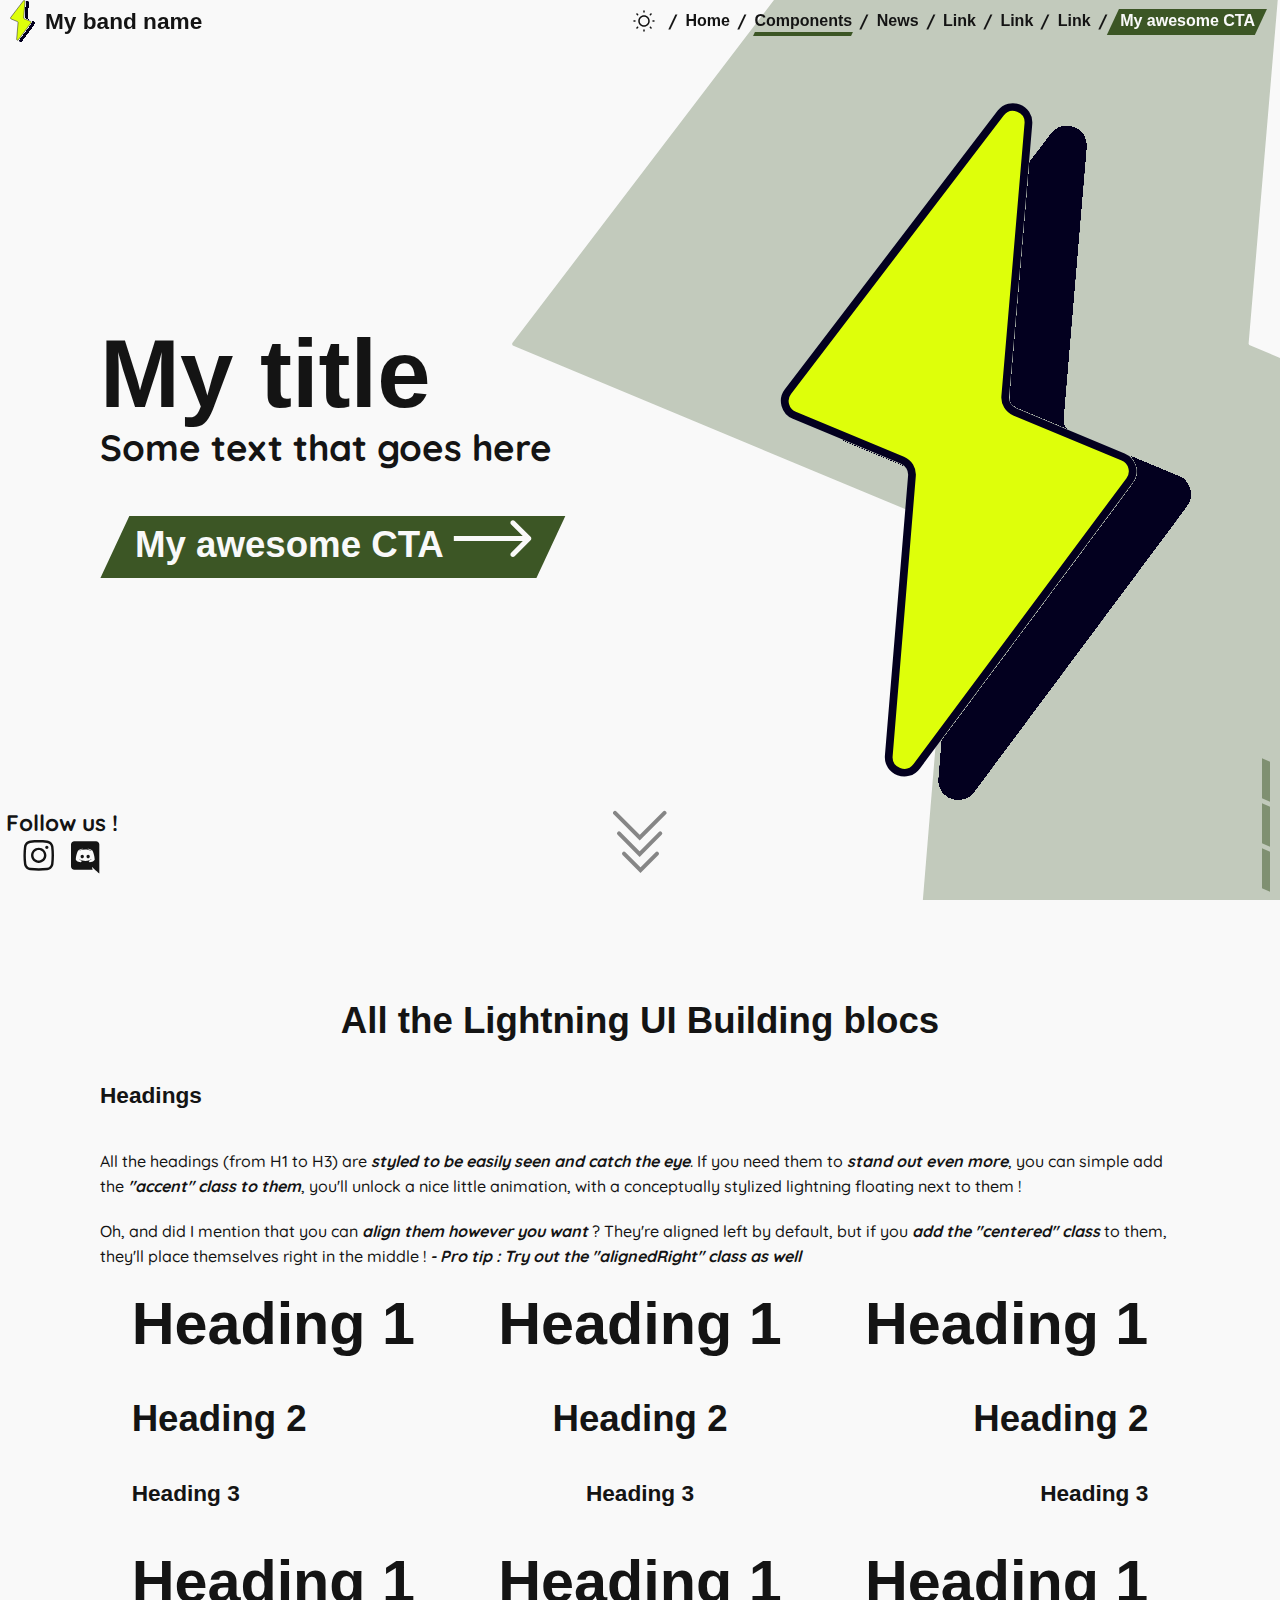
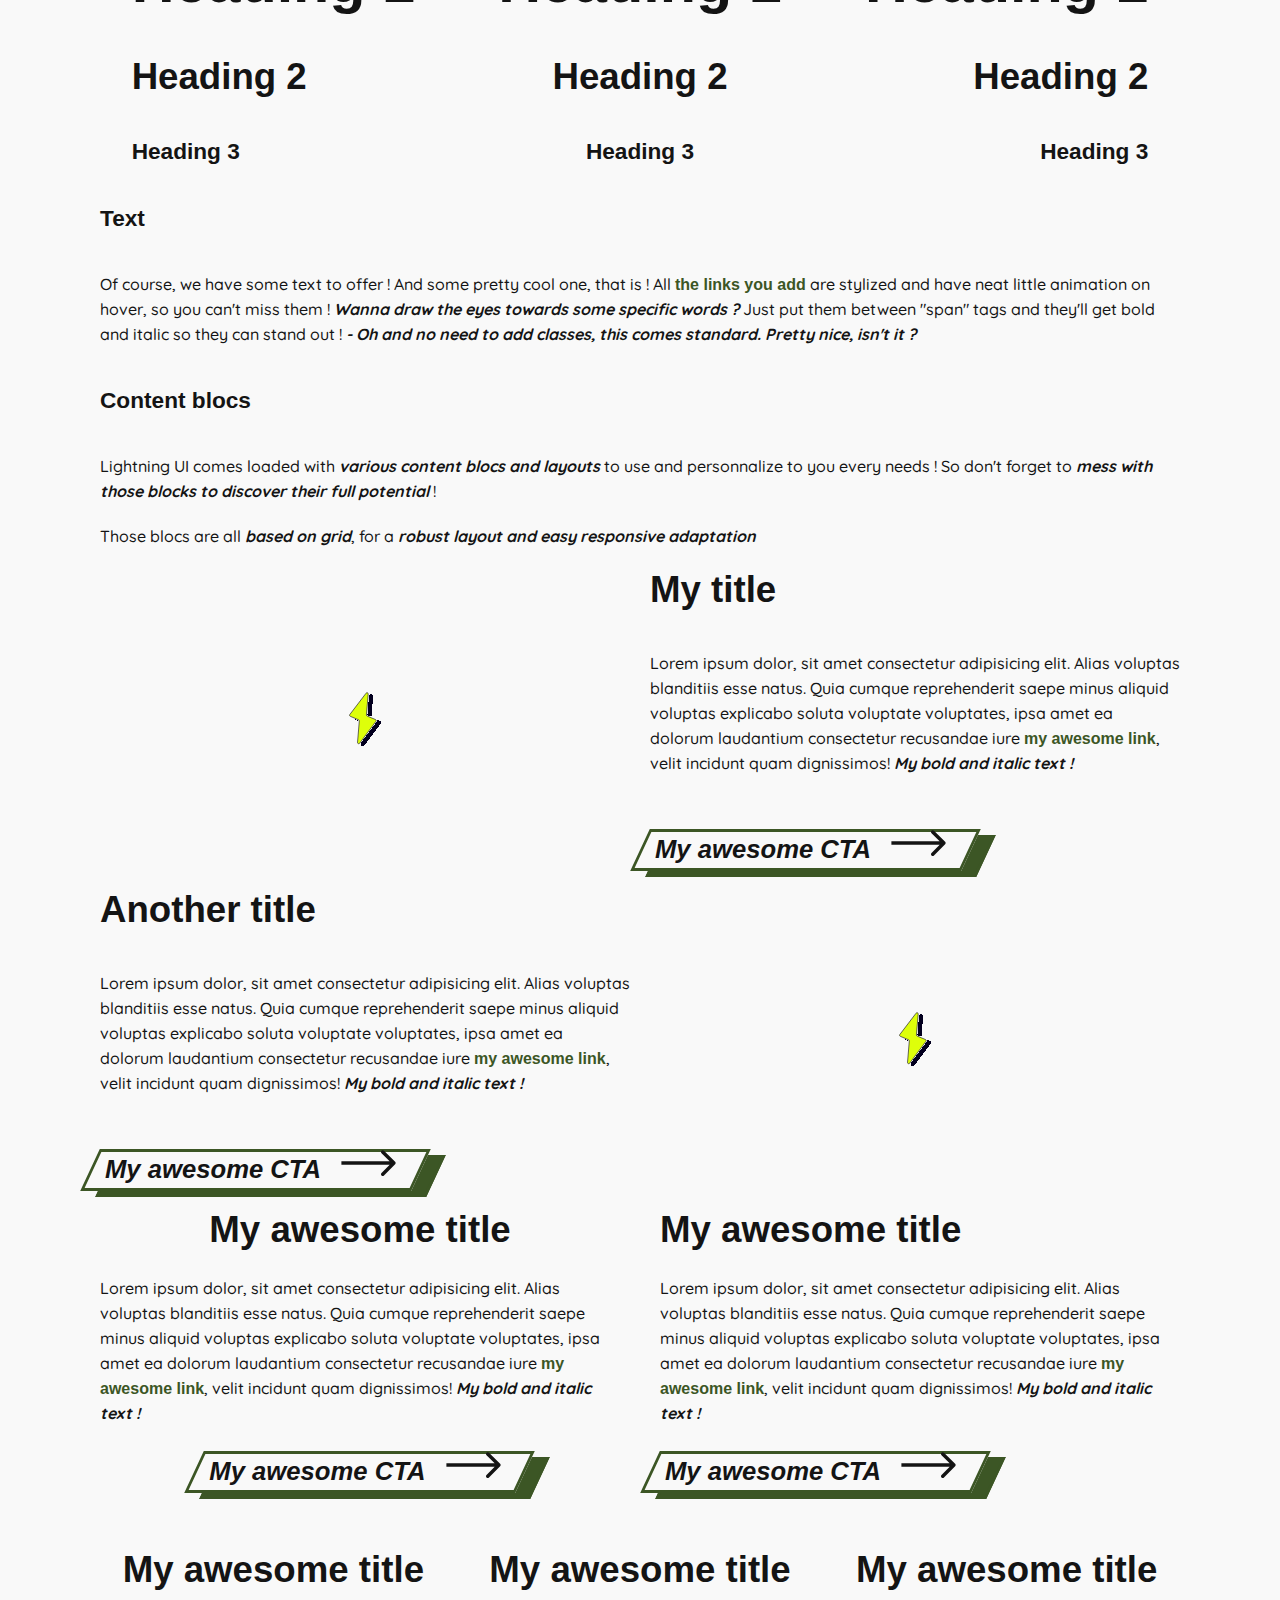
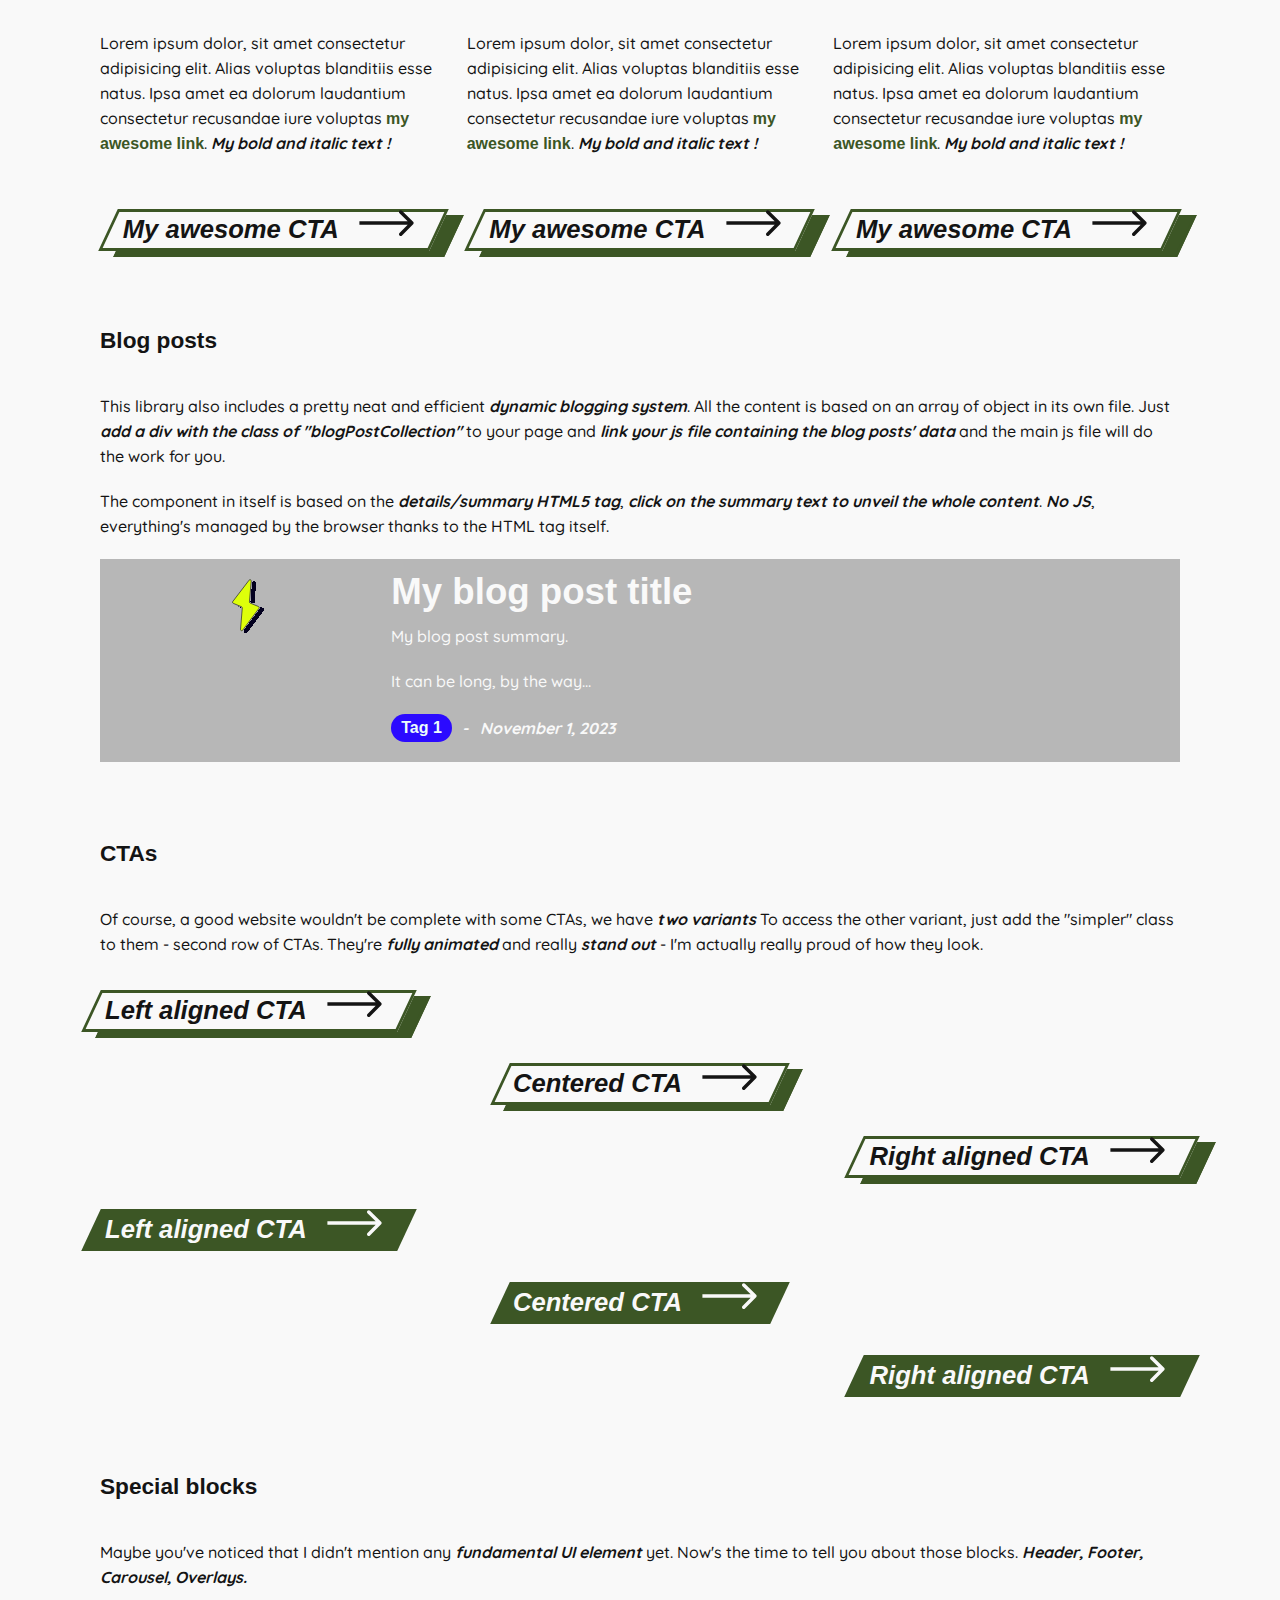
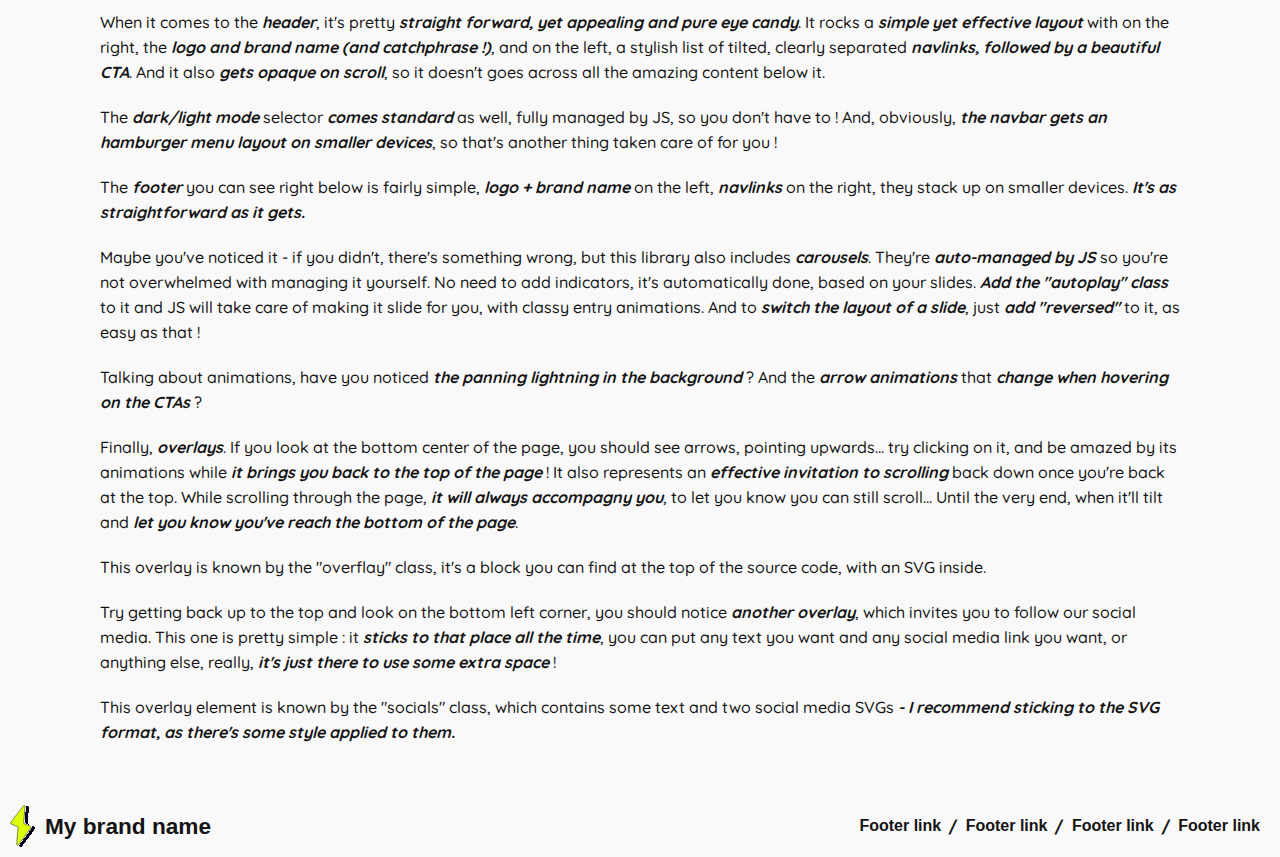
<file: LightningUI/components.html>
<!DOCTYPE html>
<html lang="fr">

<head>
    <meta charset="UTF-8">
    <meta name="viewport" content="width=device-width, initial-scale=1.0">
    <link rel="shortcut icon" type="image/svg+xml" href="assets/logoLight.svg" alt="Favicon" />
    <link rel="stylesheet" href="style.css">
    <script src="script.js" defer></script>
    <meta name="description"
        content="Discover all the Lightning UI building blocks, how they look and how they're built. Get familiar with them and see if this library fits your needs.">
    <meta name="keywords"
        content="web development, components, component library, CSS, JS, carousel, animations, CTA, download, customizable">
    <title>Lightning UI - Components : Get familiar with the components</title>
</head>

<body class="preload">
    <div class="socials">
        <p>Follow us !</p>
        <div class="icons">
            <a id="IG" href="" title="Follow our Instagram">
                <svg alt="Instagram logo" width="42" height="42" viewBox="0 0 42 42" fill="none"
                    xmlns="http://www.w3.org/2000/svg">
                    <path
                        d="M26.5882 12.2759C26.5882 11.3823 27.3126 10.6579 28.2062 10.6579C29.0997 10.6579 29.8242 11.3823 29.8242 12.2759C29.8242 13.1695 29.0997 13.8939 28.2062 13.8939C27.3126 13.8939 26.5882 13.1695 26.5882 12.2759Z"
                        fill="#03001F" />
                    <path fill-rule="evenodd" clip-rule="evenodd"
                        d="M20.1161 12.6804C15.8716 12.6804 12.4306 16.1214 12.4306 20.3659C12.4306 24.6105 15.8716 28.0514 20.1161 28.0514C24.3607 28.0514 27.8016 24.6105 27.8016 20.3659C27.8016 16.1214 24.3607 12.6804 20.1161 12.6804ZM14.8576 20.3659C14.8576 17.4618 17.212 15.1074 20.1161 15.1074C23.0203 15.1074 25.3746 17.4618 25.3746 20.3659C25.3746 23.2701 23.0203 25.6244 20.1161 25.6244C17.212 25.6244 14.8576 23.2701 14.8576 20.3659Z"
                        fill="#03001F" />
                    <path fill-rule="evenodd" clip-rule="evenodd"
                        d="M28.624 5.53376C23.0151 4.90688 17.2173 4.90688 11.6083 5.53376C8.35282 5.89761 5.72465 8.46216 5.34191 11.7346C4.67119 17.4693 4.67119 23.2626 5.34191 28.9973C5.72465 32.2697 8.35283 34.8343 11.6083 35.1981C17.2173 35.825 23.0151 35.825 28.624 35.1981C31.8795 34.8343 34.5077 32.2697 34.8904 28.9973C35.5612 23.2626 35.5612 17.4693 34.8904 11.7346C34.5077 8.46216 31.8795 5.89761 28.624 5.53376ZM11.8779 7.94574C17.3077 7.33888 22.9247 7.33888 28.3544 7.94574C30.5065 8.18627 32.2305 9.88455 32.4799 12.0165C33.1287 17.5639 33.1287 23.168 32.4799 28.7153C32.2305 30.8473 30.5065 32.5456 28.3544 32.7861C22.9247 33.393 17.3077 33.393 11.8779 32.7861C9.72579 32.5456 8.00183 30.8473 7.75248 28.7153C7.10366 23.168 7.10366 17.5639 7.75248 12.0165C8.00183 9.88455 9.72579 8.18627 11.8779 7.94574Z"
                        fill="#03001F" />
                </svg>
            </a>
            <a id="Discord" href="https://discord.gg/URGXAVbPYj" title="Join our Discord server">
                <svg alt="Discord logo" width="39" height="40" viewBox="0 0 39 40" fill="none"
                    xmlns="http://www.w3.org/2000/svg">
                    <path
                        d="M24.1912 19.556C24.1912 20.5429 23.4632 21.3519 22.541 21.3519C21.6349 21.3519 20.8907 20.5429 20.8907 19.556C20.8907 18.5691 21.6188 17.7601 22.541 17.7601C23.4632 17.7601 24.1912 18.5691 24.1912 19.556ZM16.6356 17.7601C15.7134 17.7601 14.9853 18.5691 14.9853 19.556C14.9853 20.5429 15.7295 21.3519 16.6356 21.3519C17.5578 21.3519 18.2858 20.5429 18.2858 19.556C18.302 18.5691 17.5578 17.7601 16.6356 17.7601ZM33.7208 7.5187V36.5441C29.6448 32.9421 30.9483 34.1344 26.2136 29.7327L27.0711 32.7258H8.72396C6.89571 32.7258 5.40723 31.2374 5.40723 29.3929V7.5187C5.40723 5.67427 6.89571 4.18579 8.72396 4.18579H30.404C32.2323 4.18579 33.7208 5.67427 33.7208 7.5187ZM29.1097 22.8566C29.1097 17.6469 26.7799 13.4241 26.7799 13.4241C24.4501 11.6767 22.2336 11.7253 22.2336 11.7253L22.0071 11.9841C24.7575 12.8255 26.0357 14.0389 26.0357 14.0389C22.1924 11.9325 17.6779 11.9321 13.9498 13.5697C13.3512 13.8448 12.9953 14.0389 12.9953 14.0389C12.9953 14.0389 14.3381 12.7607 17.2504 11.9194L17.0886 11.7253C17.0886 11.7253 14.872 11.6767 12.5422 13.4241C12.5422 13.4241 10.2124 17.6469 10.2124 22.8566C10.2124 22.8566 11.5715 25.2025 15.1471 25.3158C15.1471 25.3158 15.7457 24.5877 16.2311 23.9729C14.1763 23.3581 13.3997 22.0638 13.3997 22.0638C13.6377 22.2304 14.0302 22.4463 14.0631 22.4682C16.7939 23.9976 20.673 24.4986 24.1589 23.0345C24.7252 22.8242 25.3561 22.5168 26.0195 22.0799C26.0195 22.0799 25.2105 23.4066 23.0911 24.0053C23.5764 24.6201 24.1589 25.3158 24.1589 25.3158C27.7345 25.2025 29.1097 22.8566 29.1097 22.8566V22.8566Z"
                        fill="black" />
                </svg>
            </a>
        </div>
    </div>
    <div class="overflay">
        <a href="#" title="Get back to the top of the page">
            <svg alt="Arrows" class="scrollArrows" width="54" height="64" viewBox="0 0 54 64" fill="none"
                xmlns="http://www.w3.org/2000/svg">
                <path d="M11 43.7L27.5 60.2L44 43.7" stroke="#03001F" stroke-width="4" stroke-linecap="round" />
                <path d="M6 23.45L26.625 44.075L47.25 23.45" stroke="#03001F" stroke-width="4" stroke-linecap="round" />
                <path d="M2 2.94995L26.75 27.7L51.5 2.94995" stroke="#03001F" stroke-width="4" stroke-linecap="round" />
            </svg>
        </a>
    </div>
    <header>
        <nav>
            <div class="logo">
                <img class="logoLight" src="./assets/logoLight.svg" alt="My brand name Logo">
                <img class="logoDark" src="./assets/logoDark.svg" alt="My brand name Logo">
                <div class="branding">
                    <h1>My band name</h1>
                    <span>|</span>
                    <p>My catchphrase</p>
                </div>
            </div>
            <div class="navbar">
                <ul class="links">
                    <li><button class="navbarToggle" aria-label="Hamburger menu">
                            <svg alt="Hamburger menu" class="navbarToggleSVG toggle"
                                style="scale: 1.2;transform: translateY(2px);" width="24" height="24"
                                viewBox="0 0 24 24" fill="none" xmlns="http://www.w3.org/2000/svg">
                                <path fill-rule="evenodd" clip-rule="evenodd"
                                    d="M19.75 12C19.75 11.5858 19.4142 11.25 19 11.25H5C4.58579 11.25 4.25 11.5858 4.25 12C4.25 12.4142 4.58579 12.75 5 12.75H19C19.4142 12.75 19.75 12.4142 19.75 12Z"
                                    fill="#deff0a" />
                                <path fill-rule="evenodd" clip-rule="evenodd"
                                    d="M19.75 7C19.75 6.58579 19.4142 6.25 19 6.25H5C4.58579 6.25 4.25 6.58579 4.25 7C4.25 7.41421 4.58579 7.75 5 7.75H19C19.4142 7.75 19.75 7.41421 19.75 7Z"
                                    fill="#deff0a" />
                                <path fill-rule="evenodd" clip-rule="evenodd"
                                    d="M19.75 17C19.75 16.5858 19.4142 16.25 19 16.25H5C4.58579 16.25 4.25 16.5858 4.25 17C4.25 17.4142 4.58579 17.75 5 17.75H19C19.4142 17.75 19.75 17.4142 19.75 17Z"
                                    fill="#deff0a" />
                            </svg>
                            <svg alt="Close hamburger menu" class="navbarToggleSVG"
                                style="scale: 1.8;transform: translateY(1.5px);" width="24" height="24"
                                viewBox="0 0 24 24" fill="none" xmlns="http://www.w3.org/2000/svg">
                                <path d="M8.46445 15.5354L15.5355 8.46436" stroke="#deff0a" stroke-width="1.5"
                                    stroke-linecap="round" />
                                <path d="M8.46446 8.46458L15.5355 15.5356" stroke="#deff0a" stroke-width="1.5"
                                    stroke-linecap="round" />
                            </svg>

                        </button></li>
                    <li>
                        <button class="darkModeToggle" aria-label="Dark mode toggle">
                            <svg alt="Dark mode - Moon" class="darkModeToggleSVG" id="moon" width="24" height="24"
                                viewBox="0 0 24 24" fill="none" xmlns="http://www.w3.org/2000/svg">
                                <path fill-rule="evenodd" clip-rule="evenodd"
                                    d="M11.4863 4.76792C7.72194 5.03144 4.75 8.16865 4.75 12C4.75 16.0041 7.99594 19.25 12 19.25C15.2079 19.25 17.9297 17.1662 18.8848 14.2787C18.1497 14.5824 17.3441 14.75 16.5 14.75C13.0482 14.75 10.25 11.9518 10.25 8.5C10.25 7.10086 10.7101 5.80909 11.4863 4.76792ZM3.25 12C3.25 7.16751 7.16751 3.25 12 3.25C12.4496 3.25 12.8918 3.28398 13.3239 3.34962C13.6229 3.39503 13.8654 3.61553 13.9388 3.90886C14.0123 4.20219 13.9025 4.51095 13.6602 4.69194C12.4992 5.55935 11.75 6.94208 11.75 8.5C11.75 11.1234 13.8766 13.25 16.5 13.25C17.6342 13.25 18.6738 12.8534 19.4905 12.1906C19.7252 12.0002 20.0513 11.9692 20.3176 12.1121C20.584 12.255 20.7386 12.5437 20.7097 12.8446C20.2843 17.2812 16.5477 20.75 12 20.75C7.16751 20.75 3.25 16.8325 3.25 12Z"
                                    fill="#deff0a" />
                            </svg>
                            <svg alt="Light mode - Sun" class="darkModeToggleSVG toggle" id="sun" width="24" height="24"
                                viewBox="0 0 24 24" fill="none" xmlns="http://www.w3.org/2000/svg">
                                <path
                                    d="M12 1.25C12.4142 1.25 12.75 1.58579 12.75 2V3C12.75 3.41421 12.4142 3.75 12 3.75C11.5858 3.75 11.25 3.41421 11.25 3V2C11.25 1.58579 11.5858 1.25 12 1.25Z"
                                    fill="black" />
                                <path fill-rule="evenodd" clip-rule="evenodd"
                                    d="M6.25 12C6.25 8.82436 8.82436 6.25 12 6.25C15.1756 6.25 17.75 8.82436 17.75 12C17.75 15.1756 15.1756 17.75 12 17.75C8.82436 17.75 6.25 15.1756 6.25 12ZM12 7.75C9.65279 7.75 7.75 9.65279 7.75 12C7.75 14.3472 9.65279 16.25 12 16.25C14.3472 16.25 16.25 14.3472 16.25 12C16.25 9.65279 14.3472 7.75 12 7.75Z"
                                    fill="black" />
                                <path
                                    d="M5.45928 4.39862C5.16638 4.10573 4.69151 4.10573 4.39862 4.39862C4.10572 4.69152 4.10572 5.16639 4.39862 5.45929L5.10572 6.16639C5.39862 6.45929 5.87349 6.45929 6.16638 6.16639C6.45928 5.8735 6.45928 5.39862 6.16638 5.10573L5.45928 4.39862Z"
                                    fill="black" />
                                <path
                                    d="M22.75 12C22.75 12.4142 22.4142 12.75 22 12.75H21C20.5858 12.75 20.25 12.4142 20.25 12C20.25 11.5858 20.5858 11.25 21 11.25H22C22.4142 11.25 22.75 11.5858 22.75 12Z"
                                    fill="black" />
                                <path
                                    d="M19.6014 5.45928C19.8943 5.16638 19.8943 4.69151 19.6014 4.39862C19.3085 4.10572 18.8336 4.10572 18.5407 4.39862L17.8336 5.10572C17.5407 5.39862 17.5407 5.87349 17.8336 6.16638C18.1265 6.45928 18.6014 6.45928 18.8943 6.16638L19.6014 5.45928Z"
                                    fill="black" />
                                <path
                                    d="M12 20.25C12.4142 20.25 12.75 20.5858 12.75 21V22C12.75 22.4142 12.4142 22.75 12 22.75C11.5858 22.75 11.25 22.4142 11.25 22V21C11.25 20.5858 11.5858 20.25 12 20.25Z"
                                    fill="black" />
                                <path
                                    d="M18.8943 17.8336C18.6014 17.5407 18.1266 17.5407 17.8337 17.8336C17.5408 18.1265 17.5408 18.6014 17.8337 18.8943L18.5408 19.6014C18.8337 19.8943 19.3085 19.8943 19.6014 19.6014C19.8943 19.3085 19.8943 18.8336 19.6014 18.5407L18.8943 17.8336Z"
                                    fill="black" />
                                <path
                                    d="M3.75 12C3.75 12.4142 3.41421 12.75 3 12.75H2C1.58579 12.75 1.25 12.4142 1.25 12C1.25 11.5858 1.58579 11.25 2 11.25H3C3.41421 11.25 3.75 11.5858 3.75 12Z"
                                    fill="black" />
                                <path
                                    d="M6.16632 18.8943C6.45921 18.6014 6.45921 18.1265 6.16632 17.8336C5.87342 17.5407 5.39855 17.5407 5.10566 17.8336L4.39855 18.5407C4.10566 18.8336 4.10566 19.3085 4.39855 19.6014C4.69144 19.8943 5.16632 19.8943 5.45921 19.6014L6.16632 18.8943Z"
                                    fill="black" />
                            </svg>
                        </button>
                    </li>
                    <span class="navbarSeparator">|</span>
                    <li><a href="#" class="link" title="Goes nowhere">Home</a></li>
                    <span class="navbarSeparator">|</span>
                    <li><a href="components.html" class="link active" title="Access the components page">Components</a>
                    </li>
                    <span class="navbarSeparator">|</span>
                    <li><a href="news.html" class="link" title="Access the news page">News</a></li>
                    <span class="navbarSeparator">|</span>
                    <li><a href="#" class="link" title="Goes nowhere">Link</a></li>
                    <span class="navbarSeparator">|</span>
                    <li><a href="#" class="link" title="Goes nowhere">Link</a></li>
                    <span class="navbarSeparator">|</span>
                    <li><a href="#" class="link" title="Goes nowhere">Link</a></li>
                    <span class="navbarSeparator">|</span>
                    <li><button class="navCTA"><a href="#" class="link" title="Goes nowhere">My awesome CTA</a></button>
                    </li>
                </ul>
            </div>
        </nav>
    </header>
    <main>
        <div class="carousel autoplay">
            <button class="carousel__button carousel__button--left hidden" style="display: none;">
                <i class="fas fa-angle-left"></i>
            </button>
            <div class="carousel__track-container">
                <ul class="carousel__track hero">
                    <li class="carousel__slide current-slide">
                        <svg alt="Carousel background - Lightning" width="1178" height="2379" viewBox="0 0 1178 2379"
                            fill="none" xmlns="http://www.w3.org/2000/svg">
                            <path
                                d="M0.572514 1081.75L824.525 1.4578C825.738 -0.132899 828.277 0.846215 828.108 2.83964L736.623 1082.36C736.55 1083.22 737.044 1084.04 737.847 1084.37L1176.64 1267.2C1177.84 1267.7 1178.25 1269.2 1177.47 1270.24L353.487 2378.04C352.286 2379.66 349.723 2378.69 349.889 2376.69L441.38 1269.64C441.452 1268.77 440.957 1267.96 440.156 1267.63L1.39353 1084.81C0.183462 1084.31 -0.222487 1082.79 0.572514 1081.75Z"
                                fill="" />
                        </svg>
                        <div class="hero">
                            <h2>My title</h2>
                            <p>Some text that goes here</p>
                            <button><a href="#" title="Goes nowhere">My awesome CTA <svg alt="Arrow" class="ctaArrow"
                                        width="79" height="37" viewBox="0 0 79 37" fill="none"
                                        xmlns="http://www.w3.org/2000/svg">
                                        <path
                                            d="M77.5815 20.3378C78.5578 19.3615 78.5578 17.7786 77.5815 16.8023L61.6716 0.892399C60.6953 -0.0839119 59.1124 -0.0839119 58.1361 0.892399C57.1597 1.86871 57.1597 3.45162 58.1361 4.42793L72.2782 18.5701L58.1361 32.7122C57.1597 33.6885 57.1597 35.2714 58.1361 36.2477C59.1124 37.224 60.6953 37.224 61.6716 36.2477L77.5815 20.3378ZM0.813721 21.0701H75.8137V16.0701H0.813721V21.0701Z"
                                            fill="#DEFF0A" />
                                    </svg> </a></button>
                        </div>
                        <img src="./assets/logoLight.svg" alt="Lightning UI logo" style="scale: 0.8;">
                    </li>
                    <li class="carousel__slide reversed">
                        <svg alt="Carousel background - Lightning" width="1178" height="2379" viewBox="0 0 1178 2379"
                            fill="none" xmlns="http://www.w3.org/2000/svg">
                            <path
                                d="M0.572514 1081.75L824.525 1.4578C825.738 -0.132899 828.277 0.846215 828.108 2.83964L736.623 1082.36C736.55 1083.22 737.044 1084.04 737.847 1084.37L1176.64 1267.2C1177.84 1267.7 1178.25 1269.2 1177.47 1270.24L353.487 2378.04C352.286 2379.66 349.723 2378.69 349.889 2376.69L441.38 1269.64C441.452 1268.77 440.957 1267.96 440.156 1267.63L1.39353 1084.81C0.183462 1084.31 -0.222487 1082.79 0.572514 1081.75Z"
                                fill="" />
                        </svg>
                        <div class="hero">
                            <h2>Title 2</h2>
                            <p>Some more text</p>
                            <button><a href="#" title="Goes nowhere">Another CTA <svg alt="Arrow" class="ctaArrow"
                                        width="79" height="37" viewBox="0 0 79 37" fill="none"
                                        xmlns="http://www.w3.org/2000/svg">
                                        <path
                                            d="M77.5815 20.3378C78.5578 19.3615 78.5578 17.7786 77.5815 16.8023L61.6716 0.892399C60.6953 -0.0839119 59.1124 -0.0839119 58.1361 0.892399C57.1597 1.86871 57.1597 3.45162 58.1361 4.42793L72.2782 18.5701L58.1361 32.7122C57.1597 33.6885 57.1597 35.2714 58.1361 36.2477C59.1124 37.224 60.6953 37.224 61.6716 36.2477L77.5815 20.3378ZM0.813721 21.0701H75.8137V16.0701H0.813721V21.0701Z"
                                            fill="#DEFF0A" />
                                    </svg> </a></button>
                        </div>
                        <img src="./assets/logoLight.svg" alt="Lightning UI logo" style="scale: 0.8;">
                    </li>
                    <li class="carousel__slide">
                        <svg alt="Carousel background - Lightning" width="1178" height="2379" viewBox="0 0 1178 2379"
                            fill="none" xmlns="http://www.w3.org/2000/svg">
                            <path
                                d="M0.572514 1081.75L824.525 1.4578C825.738 -0.132899 828.277 0.846215 828.108 2.83964L736.623 1082.36C736.55 1083.22 737.044 1084.04 737.847 1084.37L1176.64 1267.2C1177.84 1267.7 1178.25 1269.2 1177.47 1270.24L353.487 2378.04C352.286 2379.66 349.723 2378.69 349.889 2376.69L441.38 1269.64C441.452 1268.77 440.957 1267.96 440.156 1267.63L1.39353 1084.81C0.183462 1084.31 -0.222487 1082.79 0.572514 1081.75Z"
                                fill="" />
                        </svg>
                        <div class="hero">
                            <h2>My third title</h2>
                            <p>Some text, once again</p>
                            <button><a href="#" title="Goes nowhere">Yet another CTA <svg alt="Arrow" class="ctaArrow"
                                        width="79" height="37" viewBox="0 0 79 37" fill="none"
                                        xmlns="http://www.w3.org/2000/svg">
                                        <path
                                            d="M77.5815 20.3378C78.5578 19.3615 78.5578 17.7786 77.5815 16.8023L61.6716 0.892399C60.6953 -0.0839119 59.1124 -0.0839119 58.1361 0.892399C57.1597 1.86871 57.1597 3.45162 58.1361 4.42793L72.2782 18.5701L58.1361 32.7122C57.1597 33.6885 57.1597 35.2714 58.1361 36.2477C59.1124 37.224 60.6953 37.224 61.6716 36.2477L77.5815 20.3378ZM0.813721 21.0701H75.8137V16.0701H0.813721V21.0701Z"
                                            fill="#DEFF0A" />
                                    </svg> </a></button>
                        </div>
                        <img src="./assets/logoLight.svg" alt="Lightning UI logo" style="scale: 0.8;">
                    </li>
                </ul>
            </div>
            <button class="carousel__button carousel__button--right" style="display: none;">
                <i class="fas fa-angle-right"></i>
            </button>
            <div class="carousel__nav">
                <!-- <button class="carousel__indicator current-slide"></button>
                <button class="carousel__indicator"></button>
                <button class="carousel__indicator"></button>
                <button class="carousel__indicator"></button> -->
            </div>
        </div>
        <div class="content fit">
            <h2 class="centered accent" style="margin-bottom: 20px;">All the Lightning UI Building blocs</h2>
            <h3 class="accent" style="margin-bottom: 20px;">Headings</h3>
            <p>All the headings (from H1 to H3) are <span>styled to be easily seen and catch the eye</span>. If you need
                them to
                <span>stand out even more</span>, you can simple add the <span>"accent" class to them</span>, you'll
                unlock a nice little
                animation, with a conceptually stylized lightning floating next to them !
            </p>
            <p>Oh, and did I mention that you can <span>align them however you want</span> ? They're aligned left by
                default, but if you <span>add the "centered" class</span> to them, they'll place themselves right in the
                middle ! <span>- Pro tip : Try out the "alignedRight" class as well</span></p>
            <div class="threeBlocs">
                <div class="info">
                    <h1>Heading 1</h1>
                    <h2>Heading 2</h2>
                    <h3>Heading 3</h3>
                    <h1 class="accent">Heading 1</h1>
                    <h2 class="accent">Heading 2</h2>
                    <h3 class="accent">Heading 3</h3>
                </div>
                <div class="info">
                    <h1 class="centered">Heading 1</h1>
                    <h2 class="centered">Heading 2</h2>
                    <h3 class="centered">Heading 3</h3>
                    <h1 class="centered accent">Heading 1</h1>
                    <h2 class="centered accent">Heading 2</h2>
                    <h3 class="centered accent">Heading 3</h3>
                </div>
                <div class="info alignRight">
                    <h1 class="alignRight">Heading 1</h1>
                    <h2 class="alignRight">Heading 2</h2>
                    <h3 class="alignRight">Heading 3</h3>
                    <h1 class="alignRight accent">Heading 1</h1>
                    <h2 class="alignRight accent">Heading 2</h2>
                    <h3 class="alignRight accent">Heading 3</h3>
                </div>
            </div>
            <h3 class="accent" style="margin-block: 20px;">Text</h3>
            <p>Of course, we have some text to offer ! And some pretty cool one, that is ! All <a href="#"
                    title="Goes nowhere">the links you
                    add</a> are
                stylized and have neat little animation on hover, so you can't
                miss them ! <span>Wanna draw the eyes towards some specific words ?</span> Just put them between "span"
                tags and
                they'll get bold and italic so they can stand out ! <span>- Oh and no need to add classes, this comes
                    standard. Pretty nice, isn't it ?</span>
            </p>
            <h3 class="accent" style="margin-block: 20px;">Content blocs</h3>
            <p>Lightning UI comes loaded with <span>various content blocs and layouts</span> to use and personnalize to
                you every
                needs ! So don't forget to <span>mess with those blocks to discover their full potential</span> !
            </p>
            <p>Those blocs are all <span>based on grid</span>, for a <span>robust layout and easy responsive
                    adaptation</span></p>
            <div class="twoBlocs">
                <img src="./assets/logoLight.svg" alt="Lightning UI logo">
                <div class="info">
                    <h2>My title</h2>
                    <p>Lorem ipsum dolor, sit amet consectetur adipisicing elit. Alias voluptas blanditiis esse natus.
                        Quia
                        cumque reprehenderit saepe minus aliquid voluptas explicabo soluta voluptate voluptates, ipsa
                        amet
                        ea dolorum laudantium consectetur recusandae iure <a href="#" title="Goes nowhere">my awesome
                            link</a>, velit
                        incidunt quam
                        dignissimos! <span>My bold and italic text !</span></p>
                    <button><a href="#" title="Goes nowhere">My awesome CTA <svg alt="Arrow" class="ctaArrow" width="79"
                                height="37" viewBox="0 0 79 37" fill="none" xmlns="http://www.w3.org/2000/svg">
                                <path
                                    d="M77.5815 20.3378C78.5578 19.3615 78.5578 17.7786 77.5815 16.8023L61.6716 0.892399C60.6953 -0.0839119 59.1124 -0.0839119 58.1361 0.892399C57.1597 1.86871 57.1597 3.45162 58.1361 4.42793L72.2782 18.5701L58.1361 32.7122C57.1597 33.6885 57.1597 35.2714 58.1361 36.2477C59.1124 37.224 60.6953 37.224 61.6716 36.2477L77.5815 20.3378ZM0.813721 21.0701H75.8137V16.0701H0.813721V21.0701Z"
                                    fill="#DEFF0A" />
                            </svg> </a></button>
                </div>
            </div>
            <div class="twoBlocs reversed">
                <img src="./assets/logoLight.svg" alt="Lightning UI logo">
                <div class="info">
                    <h2>Another title</h2>
                    <p>Lorem ipsum dolor, sit amet consectetur adipisicing elit. Alias voluptas blanditiis esse natus.
                        Quia
                        cumque reprehenderit saepe minus aliquid voluptas explicabo soluta voluptate voluptates, ipsa
                        amet
                        ea dolorum laudantium consectetur recusandae iure <a href="#" title="Goes nowhere">my awesome
                            link</a>, velit
                        incidunt quam
                        dignissimos! <span>My bold and italic text !</span></p>
                    <button><a href="#" title="Goes nowhere">My awesome CTA <svg alt="Arrow" class="ctaArrow" width="79"
                                height="37" viewBox="0 0 79 37" fill="none" xmlns="http://www.w3.org/2000/svg">
                                <path
                                    d="M77.5815 20.3378C78.5578 19.3615 78.5578 17.7786 77.5815 16.8023L61.6716 0.892399C60.6953 -0.0839119 59.1124 -0.0839119 58.1361 0.892399C57.1597 1.86871 57.1597 3.45162 58.1361 4.42793L72.2782 18.5701L58.1361 32.7122C57.1597 33.6885 57.1597 35.2714 58.1361 36.2477C59.1124 37.224 60.6953 37.224 61.6716 36.2477L77.5815 20.3378ZM0.813721 21.0701H75.8137V16.0701H0.813721V21.0701Z"
                                    fill="#DEFF0A" />
                            </svg> </a></button>
                </div>
            </div>
            <div class="gridBlocs">
                <div class="info">
                    <h2 class="centered">My awesome title</h2>
                    <p>Lorem ipsum dolor, sit amet consectetur adipisicing elit. Alias voluptas blanditiis esse natus.
                        Quia
                        cumque reprehenderit saepe minus aliquid voluptas explicabo soluta voluptate voluptates, ipsa
                        amet
                        ea dolorum laudantium consectetur recusandae iure <a href="#" title="Goes nowhere">my awesome
                            link</a>, velit
                        incidunt quam
                        dignissimos! <span>My bold and italic text !</span>
                    </p>
                    <button class="centered">
                        <a href="#" title="Goes nowhere">My awesome CTA
                            <svg alt="Arrow" class="ctaArrow" width="79" height="37" viewBox="0 0 79 37" fill="none"
                                xmlns="http://www.w3.org/2000/svg">
                                <path
                                    d="M77.5815 20.3378C78.5578 19.3615 78.5578 17.7786 77.5815 16.8023L61.6716 0.892399C60.6953 -0.0839119 59.1124 -0.0839119 58.1361 0.892399C57.1597 1.86871 57.1597 3.45162 58.1361 4.42793L72.2782 18.5701L58.1361 32.7122C57.1597 33.6885 57.1597 35.2714 58.1361 36.2477C59.1124 37.224 60.6953 37.224 61.6716 36.2477L77.5815 20.3378ZM0.813721 21.0701H75.8137V16.0701H0.813721V21.0701Z"
                                    fill="#DEFF0A" />
                            </svg>
                        </a>
                    </button>
                </div>
                <div class="info">
                    <h2>My awesome title</h2>
                    <p>Lorem ipsum dolor, sit amet consectetur adipisicing elit. Alias voluptas blanditiis esse natus.
                        Quia
                        cumque reprehenderit saepe minus aliquid voluptas explicabo soluta voluptate voluptates, ipsa
                        amet
                        ea dolorum laudantium consectetur recusandae iure <a href="#" title="Goes nowhere">my awesome
                            link</a>, velit
                        incidunt quam
                        dignissimos! <span>My bold and italic text !</span>
                    </p>
                    <button>
                        <a href="#" title="Goes nowhere">My awesome CTA
                            <svg alt="Arrow" class="ctaArrow" width="79" height="37" viewBox="0 0 79 37" fill="none"
                                xmlns="http://www.w3.org/2000/svg">
                                <path
                                    d="M77.5815 20.3378C78.5578 19.3615 78.5578 17.7786 77.5815 16.8023L61.6716 0.892399C60.6953 -0.0839119 59.1124 -0.0839119 58.1361 0.892399C57.1597 1.86871 57.1597 3.45162 58.1361 4.42793L72.2782 18.5701L58.1361 32.7122C57.1597 33.6885 57.1597 35.2714 58.1361 36.2477C59.1124 37.224 60.6953 37.224 61.6716 36.2477L77.5815 20.3378ZM0.813721 21.0701H75.8137V16.0701H0.813721V21.0701Z"
                                    fill="#DEFF0A" />
                            </svg>
                        </a>
                    </button>
                </div>
            </div>
            <br>
            <div class="threeBlocs">
                <div class="info">
                    <h2 class="centered">My awesome title</h2>
                    <p>Lorem ipsum dolor, sit amet consectetur adipisicing elit. Alias voluptas blanditiis esse natus.
                        Ipsa
                        amet
                        ea dolorum laudantium consectetur recusandae iure voluptas <a href="#" title="Goes nowhere">my
                            awesome link</a>.
                        <span>My
                            bold
                            and italic text !</span>
                    </p>
                    <button class="centered">
                        <a href="#" title="Goes nowhere">My awesome CTA
                            <svg alt="Arrow" class="ctaArrow" width="79" height="37" viewBox="0 0 79 37" fill="none"
                                xmlns="http://www.w3.org/2000/svg">
                                <path
                                    d="M77.5815 20.3378C78.5578 19.3615 78.5578 17.7786 77.5815 16.8023L61.6716 0.892399C60.6953 -0.0839119 59.1124 -0.0839119 58.1361 0.892399C57.1597 1.86871 57.1597 3.45162 58.1361 4.42793L72.2782 18.5701L58.1361 32.7122C57.1597 33.6885 57.1597 35.2714 58.1361 36.2477C59.1124 37.224 60.6953 37.224 61.6716 36.2477L77.5815 20.3378ZM0.813721 21.0701H75.8137V16.0701H0.813721V21.0701Z"
                                    fill="#DEFF0A" />
                            </svg>
                        </a>
                    </button>
                </div>
                <div class="info">
                    <h2 class="centered">My awesome title</h2>
                    <p>Lorem ipsum dolor, sit amet consectetur adipisicing elit. Alias voluptas blanditiis esse natus.
                        Ipsa
                        amet
                        ea dolorum laudantium consectetur recusandae iure voluptas <a href="#" title="Goes nowhere">my
                            awesome link</a>.
                        <span>My
                            bold
                            and italic text !</span>
                    </p>
                    <button class="centered">
                        <a href="#" title="Goes nowhere">My awesome CTA
                            <svg alt="Arrow" class="ctaArrow" width="79" height="37" viewBox="0 0 79 37" fill="none"
                                xmlns="http://www.w3.org/2000/svg">
                                <path
                                    d="M77.5815 20.3378C78.5578 19.3615 78.5578 17.7786 77.5815 16.8023L61.6716 0.892399C60.6953 -0.0839119 59.1124 -0.0839119 58.1361 0.892399C57.1597 1.86871 57.1597 3.45162 58.1361 4.42793L72.2782 18.5701L58.1361 32.7122C57.1597 33.6885 57.1597 35.2714 58.1361 36.2477C59.1124 37.224 60.6953 37.224 61.6716 36.2477L77.5815 20.3378ZM0.813721 21.0701H75.8137V16.0701H0.813721V21.0701Z"
                                    fill="#DEFF0A" />
                            </svg>
                        </a>
                    </button>
                </div>
                <div class="info">
                    <h2 class="centered">My awesome title</h2>
                    <p>Lorem ipsum dolor, sit amet consectetur adipisicing elit. Alias voluptas blanditiis esse natus.
                        Ipsa
                        amet
                        ea dolorum laudantium consectetur recusandae iure voluptas <a href="#" title="Goes nowhere">my
                            awesome link</a>.
                        <span>My
                            bold
                            and italic text !</span>
                    </p>
                    <button class="centered">
                        <a href="#" title="Goes nowhere">My awesome CTA
                            <svg alt="Arrow" class="ctaArrow" width="79" height="37" viewBox="0 0 79 37" fill="none"
                                xmlns="http://www.w3.org/2000/svg">
                                <path
                                    d="M77.5815 20.3378C78.5578 19.3615 78.5578 17.7786 77.5815 16.8023L61.6716 0.892399C60.6953 -0.0839119 59.1124 -0.0839119 58.1361 0.892399C57.1597 1.86871 57.1597 3.45162 58.1361 4.42793L72.2782 18.5701L58.1361 32.7122C57.1597 33.6885 57.1597 35.2714 58.1361 36.2477C59.1124 37.224 60.6953 37.224 61.6716 36.2477L77.5815 20.3378ZM0.813721 21.0701H75.8137V16.0701H0.813721V21.0701Z"
                                    fill="#DEFF0A" />
                            </svg>
                        </a>
                    </button>
                </div>
            </div>
            <br>
            <h3 class="accent" style="margin-block: 20px;">Blog posts</h3>
            <p>This library also includes a pretty neat and efficient <span>dynamic blogging system</span>. All the
                content is based on an array of object in its own file. Just <span>add a div with the class of
                    "blogPostCollection"</span> to your page and <span>link your js file containing the blog posts'
                    data</span> and the main js
                file will do the work for you.
            </p>
            <p>The component in itself is based on the <span>details/summary HTML5 tag</span>, <span>click on the
                    summary text to unveil
                    the whole content</span>. <span>No JS</span>, everything's managed by the browser thanks to the HTML
                tag itself.</p>
            <div class="blogPost"><img src="./assets/logoLight.svg" alt="Thumbnail">
                <details>
                    <summary>
                        <p>My blog post title</p>
                        <p>My blog post summary.</p>
                        <p>It can be long, by the way...</p>
                        <div class="tags"><span class="tag feature">Tag 1</span>
                            <p>-&nbsp;&nbsp; November 1, 2023</p>
                        </div>
                    </summary>
                    <p>My blog post's content</p>
                    <p>As always, thanks for reading this post, sincerely.</p><br>
                    <p>Cédric, creator of Lightning UI</p>
                </details>
            </div>
            <br>
            <h3 class="accent" style="margin-block: 20px;">CTAs</h3>
            <p>Of course, a good website wouldn't be complete with some CTAs, we have <span>two variants</span> To
                access the other variant, just add the "simpler" class to them - second row of CTAs. They're
                <span>fully animated</span> and
                really <span>stand out</span> -
                I'm actually
                really proud of how they look.
            </p>
            <button>
                <a href="#" title="Goes nowhere">Left aligned CTA
                    <svg alt="Arrow" class="ctaArrow" width="79" height="37" viewBox="0 0 79 37" fill="none"
                        xmlns="http://www.w3.org/2000/svg">
                        <path
                            d="M77.5815 20.3378C78.5578 19.3615 78.5578 17.7786 77.5815 16.8023L61.6716 0.892399C60.6953 -0.0839119 59.1124 -0.0839119 58.1361 0.892399C57.1597 1.86871 57.1597 3.45162 58.1361 4.42793L72.2782 18.5701L58.1361 32.7122C57.1597 33.6885 57.1597 35.2714 58.1361 36.2477C59.1124 37.224 60.6953 37.224 61.6716 36.2477L77.5815 20.3378ZM0.813721 21.0701H75.8137V16.0701H0.813721V21.0701Z"
                            fill="#DEFF0A" />
                    </svg>
                </a>
            </button>
            <button class="centered">
                <a href="#" title="Goes nowhere">Centered CTA
                    <svg alt="Arrow" class="ctaArrow" width="79" height="37" viewBox="0 0 79 37" fill="none"
                        xmlns="http://www.w3.org/2000/svg">
                        <path
                            d="M77.5815 20.3378C78.5578 19.3615 78.5578 17.7786 77.5815 16.8023L61.6716 0.892399C60.6953 -0.0839119 59.1124 -0.0839119 58.1361 0.892399C57.1597 1.86871 57.1597 3.45162 58.1361 4.42793L72.2782 18.5701L58.1361 32.7122C57.1597 33.6885 57.1597 35.2714 58.1361 36.2477C59.1124 37.224 60.6953 37.224 61.6716 36.2477L77.5815 20.3378ZM0.813721 21.0701H75.8137V16.0701H0.813721V21.0701Z"
                            fill="#DEFF0A" />
                    </svg>
                </a>
            </button>
            <button class="alignRight">
                <a href="#" title="Goes nowhere">Right aligned CTA
                    <svg alt="Arrow" class="ctaArrow" width="79" height="37" viewBox="0 0 79 37" fill="none"
                        xmlns="http://www.w3.org/2000/svg">
                        <path
                            d="M77.5815 20.3378C78.5578 19.3615 78.5578 17.7786 77.5815 16.8023L61.6716 0.892399C60.6953 -0.0839119 59.1124 -0.0839119 58.1361 0.892399C57.1597 1.86871 57.1597 3.45162 58.1361 4.42793L72.2782 18.5701L58.1361 32.7122C57.1597 33.6885 57.1597 35.2714 58.1361 36.2477C59.1124 37.224 60.6953 37.224 61.6716 36.2477L77.5815 20.3378ZM0.813721 21.0701H75.8137V16.0701H0.813721V21.0701Z"
                            fill="#DEFF0A" />
                    </svg>
                </a>
            </button>
            <button class="simpler">
                <a href="#" title="Goes nowhere">Left aligned CTA
                    <svg alt="Arrow" class="ctaArrow" width="79" height="37" viewBox="0 0 79 37" fill="none"
                        xmlns="http://www.w3.org/2000/svg">
                        <path
                            d="M77.5815 20.3378C78.5578 19.3615 78.5578 17.7786 77.5815 16.8023L61.6716 0.892399C60.6953 -0.0839119 59.1124 -0.0839119 58.1361 0.892399C57.1597 1.86871 57.1597 3.45162 58.1361 4.42793L72.2782 18.5701L58.1361 32.7122C57.1597 33.6885 57.1597 35.2714 58.1361 36.2477C59.1124 37.224 60.6953 37.224 61.6716 36.2477L77.5815 20.3378ZM0.813721 21.0701H75.8137V16.0701H0.813721V21.0701Z"
                            fill="#DEFF0A" />
                    </svg>
                </a>
            </button>
            <button class="centered simpler">
                <a href="#" title="Goes nowhere">Centered CTA
                    <svg alt="Arrow" class="ctaArrow" width="79" height="37" viewBox="0 0 79 37" fill="none"
                        xmlns="http://www.w3.org/2000/svg">
                        <path
                            d="M77.5815 20.3378C78.5578 19.3615 78.5578 17.7786 77.5815 16.8023L61.6716 0.892399C60.6953 -0.0839119 59.1124 -0.0839119 58.1361 0.892399C57.1597 1.86871 57.1597 3.45162 58.1361 4.42793L72.2782 18.5701L58.1361 32.7122C57.1597 33.6885 57.1597 35.2714 58.1361 36.2477C59.1124 37.224 60.6953 37.224 61.6716 36.2477L77.5815 20.3378ZM0.813721 21.0701H75.8137V16.0701H0.813721V21.0701Z"
                            fill="#DEFF0A" />
                    </svg>
                </a>
            </button>
            <button class="alignRight simpler">
                <a href="#" title="Goes nowhere">Right aligned CTA
                    <svg alt="Arrow" class="ctaArrow" width="79" height="37" viewBox="0 0 79 37" fill="none"
                        xmlns="http://www.w3.org/2000/svg">
                        <path
                            d="M77.5815 20.3378C78.5578 19.3615 78.5578 17.7786 77.5815 16.8023L61.6716 0.892399C60.6953 -0.0839119 59.1124 -0.0839119 58.1361 0.892399C57.1597 1.86871 57.1597 3.45162 58.1361 4.42793L72.2782 18.5701L58.1361 32.7122C57.1597 33.6885 57.1597 35.2714 58.1361 36.2477C59.1124 37.224 60.6953 37.224 61.6716 36.2477L77.5815 20.3378ZM0.813721 21.0701H75.8137V16.0701H0.813721V21.0701Z"
                            fill="#DEFF0A" />
                    </svg>
                </a>
            </button>
            <br>
            <h3 class="accent" style="margin-block: 20px;">Special blocks</h3>
            <p>Maybe you've noticed that I didn't mention any <span>fundamental UI element</span> yet. Now's the time to
                tell you
                about those blocks. <span>Header, Footer, Carousel, Overlays.</span>
            </p>
            <p>When it comes to the <span>header</span>, it's pretty <span>straight forward, yet appealing and pure eye
                    candy</span>. It rocks
                a <span>simple yet effective layout</span> with on the right, the <span>logo and brand name (and
                    catchphrase !)</span>, and on the
                left, a stylish list of tilted, clearly separated <span>navlinks, followed by a beautiful CTA</span>.
                And it also
                <span>gets opaque on scroll</span>, so it doesn't goes across all the amazing content below it.
            </p>
            <p>
                The <span>dark/light mode</span> selector <span>comes standard</span> as well, fully managed by JS, so
                you don't have to ! And,
                obviously, <span>the navbar gets an hamburger menu layout on smaller devices</span>, so that's another
                thing taken
                care of for you !
            </p>
            <p>The <span>footer</span> you can see right below is fairly simple, <span>logo + brand name</span> on the
                left, <span>navlinks</span> on the
                right, they stack up on smaller devices. <span>It's as straightforward as it gets.</span>
            </p>
            <p>
                Maybe you've noticed it - if you didn't, there's something wrong, but this library also includes
                <span>carousels</span>. They're <span>auto-managed by JS</span> so you're not overwhelmed with managing
                it yourself.
                No need to add indicators, it's automatically done, based on your slides. <span>Add the "autoplay"
                    class</span> to it and JS
                will take care of making it slide for you, with classy entry animations. And to <span>switch the layout
                    of a
                    slide</span>, just <span>add "reversed"</span> to it, as easy as that !
            </p>
            <p>
                Talking about animations, have you noticed <span>the panning lightning in the background</span> ? And
                the <span>arrow
                    animations</span> that <span>change when hovering on the CTAs</span> ?
            </p>
            <p>
                Finally, <span>overlays</span>. If you look at the bottom center of the page, you should see arrows,
                pointing
                upwards... try clicking on it, and be amazed by its animations while <span>it brings you back to the top
                    of
                    the page</span> ! It also represents an <span>effective invitation to
                    scrolling</span> back down once you're back at the top. While scrolling through the page, <span>it
                    will
                    always accompagny you</span>, to let you know you can still scroll... Until the very end, when it'll
                tilt and
                <span>let you know you've reach the bottom of the page</span>.
            </p>
            <p>This overlay is known by the "overflay" class, it's a block you can find at the top of the source code,
                with an SVG inside.
            </p>
            <p>Try getting back up to the top and look on the bottom left corner, you should notice <span>another
                    overlay</span>,
                which invites you to follow our social media. This one is pretty simple : it <span>sticks to that place
                    all
                    the time</span>, you can put any text you want and any social media link you want, or anything else,
                really,
                <span>it's just there to use some extra space</span> !
            </p>
            <p>This overlay element is known by the "socials" class, which contains some text and two social media SVGs
                <span>- I recommend sticking to the SVG format, as there's some style applied to them.</span>
            </p>
        </div>
    </main>
    <footer>
        <nav>
            <div class="logo">
                <img class="logoLight" src="./assets/logoLight.svg" alt="My brand name Logo">
                <img class="logoDark" src="./assets/logoDark.svg" alt="My brand name Logo">
                <div class="branding">
                    <h1>My brand name</h1>
                </div>
            </div>
            <div class="navbar">
                <ul class="links">
                    <li><a href="#" class="link" title="Goes nowhere">Footer link</a></li>
                    <span class="navbarSeparator">|</span>
                    <li><a href="#" class="link" title="Goes nowhere">Footer link</a></li>
                    <span class="navbarSeparator">|</span>
                    <li><a href="#" class="link" title="Goes nowhere">Footer link</a></li>
                    <span class="navbarSeparator">|</span>
                    <li><a href="#" class="link" title="Goes nowhere">Footer link</a></li>
                </ul>
            </div>
        </nav>
    </footer>
</body>

</html>
</file>
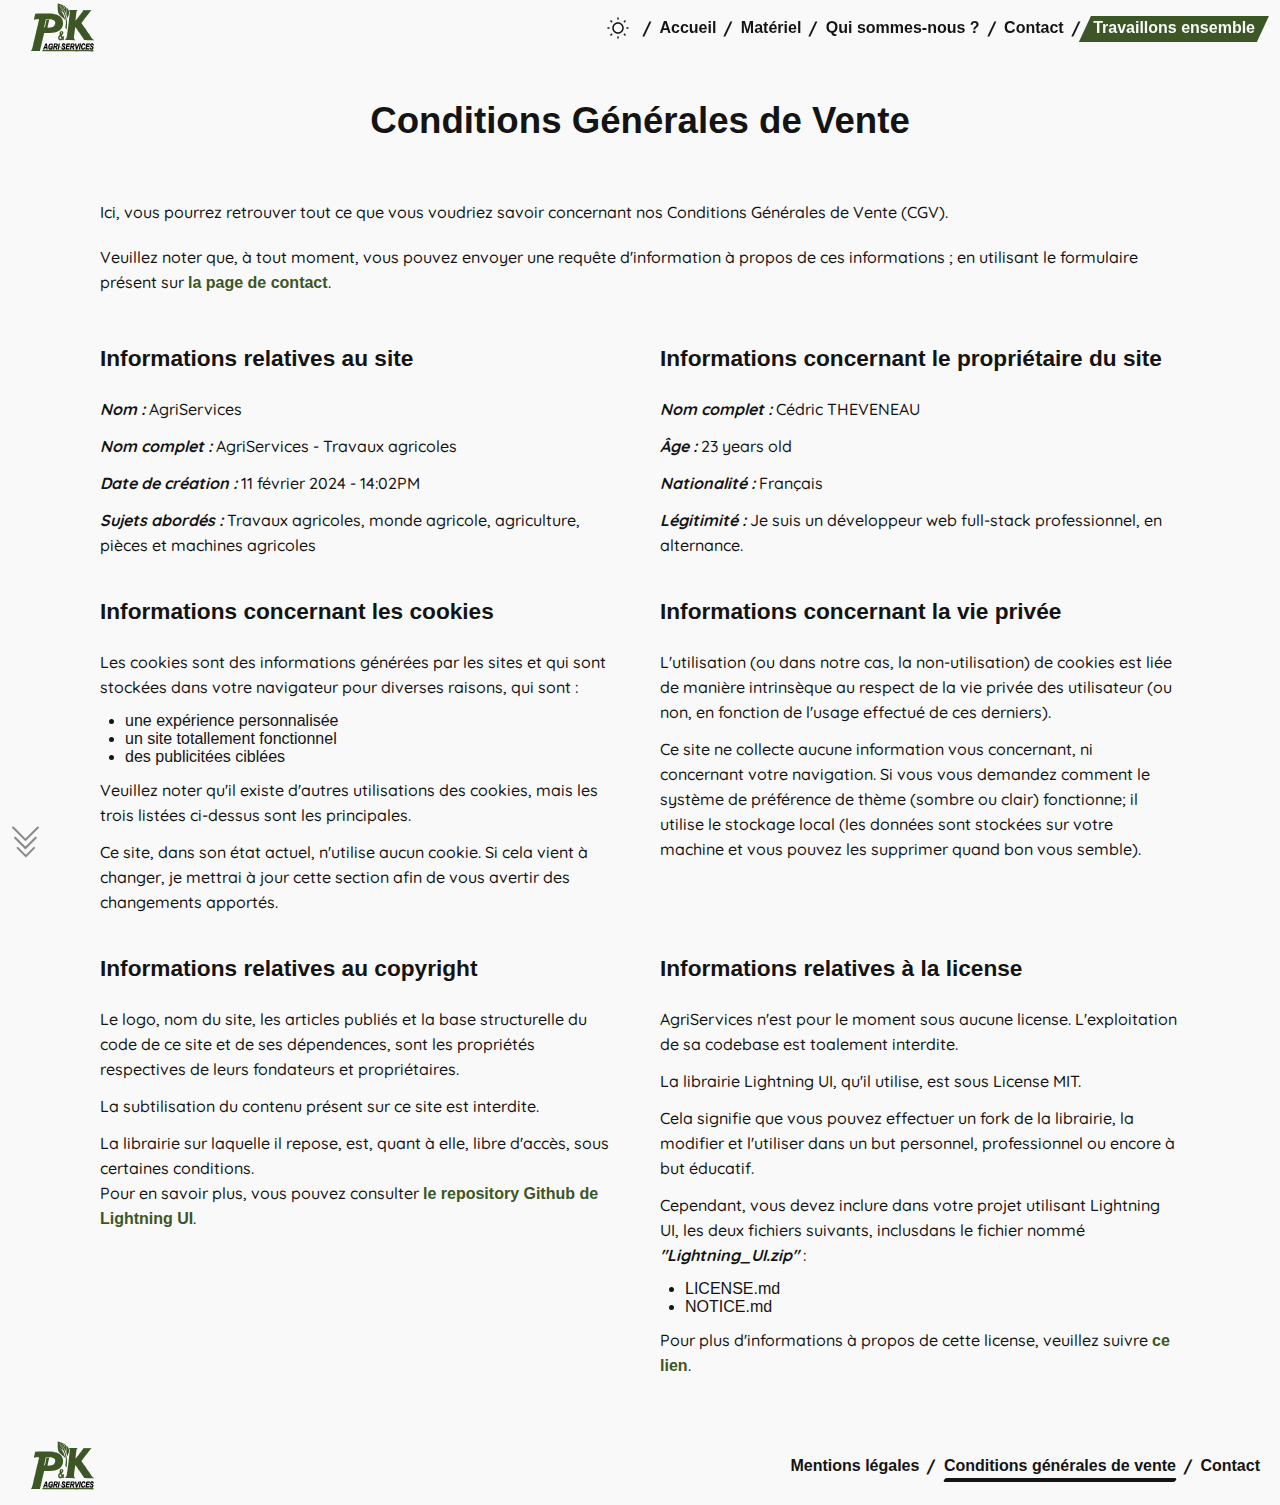
<file: pages/CGV.html>
<!DOCTYPE html>
<html lang="fr">

<head>
    <meta charset="UTF-8">
    <meta name="viewport" content="width=device-width, initial-scale=1.0">
    <link rel="shortcut icon" type="image/svg+xml" href="../assets/logoColor.svg" alt="Favicon" />
    <link rel="stylesheet" href="../LightningUI/style.css">
    <script src="../LightningUI/script.js" defer></script>
    <meta name="description"
        content="Découvrez tout ce qu'il y a à savoir concernant les Conditions Générales de Vente de l'entreprise P&K AgriServices, prestataire de travaux agricoles dans le département de la Marne (51).">
    <meta name="keywords"
        content="agriculture, prestation de services, travaux agricoles, Marne, France, écimeuse, semoir">
    <title>P&K AgriServices | Prestataire de travaux agricoles - Conditions Générales de Vente</title>
</head>

<body class="preload">
    <div class="overflay">
        <a href="#" title="Get back to the top of the page">
            <svg alt="Arrows" class="scrollArrows" width="54" height="64" viewBox="0 0 54 64" fill="none"
                xmlns="http://www.w3.org/2000/svg">
                <path d="M11 43.7L27.5 60.2L44 43.7" stroke="" stroke-width="4" stroke-linecap="round" />
                <path d="M6 23.45L26.625 44.075L47.25 23.45" stroke="" stroke-width="4" stroke-linecap="round" />
                <path d="M2 2.94995L26.75 27.7L51.5 2.94995" stroke="" stroke-width="4" stroke-linecap="round" />
            </svg>
        </a>
    </div>
    <header>
        <nav>
            <div class="logo">
                <div class="branding">
                    <svg width="929" height="759" viewBox="0 0 929 759" fill="none" xmlns="http://www.w3.org/2000/svg">
                        <path
                            d="M242.957 181.148C243.816 181.165 244.674 181.182 245.559 181.199C274.327 181.776 302.934 182.907 331.562 185.875C332.313 185.95 333.063 186.025 333.835 186.103C348.477 187.592 363.066 190.136 376.938 195.188C377.752 195.478 378.566 195.768 379.405 196.068C391.058 200.345 402.291 205.733 413 212C413 212.66 413 213.32 413 214C413.866 214.155 413.866 214.155 414.75 214.313C417.357 215.109 418.974 216.191 421 218C421 218.66 421 219.32 421 220C421.804 220.093 421.804 220.093 422.625 220.188C426.17 221.4 428.259 223.446 431 226C431 226.66 431 227.32 431 228C431.66 228 432.32 228 433 228C433 228.66 433 229.32 433 230C433.99 230.33 434.98 230.66 436 231C440 235.457 440 235.457 440 238C440.66 238 441.32 238 442 238C443.481 240.139 444.817 242.257 446.125 244.5C446.719 245.509 446.719 245.509 447.325 246.539C464.88 276.754 470.095 307.468 461.63 341.66C456.21 361.792 444.95 380.578 431 396C430.34 396 429.68 396 429 396C429 396.66 429 397.32 429 398C428.34 398 427.68 398 427 398C426.34 399.32 425.68 400.64 425 402C424.34 402 423.68 402 423 402C423 402.66 423 403.32 423 404C420.993 405.641 418.995 407.143 416.875 408.625C416.244 409.069 415.613 409.514 414.963 409.972C375.75 437.168 332.132 440.937 285.926 441.316C283.778 441.337 281.631 441.358 279.483 441.379C273.899 441.434 268.314 441.484 262.73 441.532C257.004 441.583 251.278 441.638 245.553 441.693C234.369 441.8 223.184 441.902 212 442C209.475 450.587 207.174 459.176 205.227 467.914C203.01 477.679 200.711 487.421 198.336 497.148C198.015 498.465 197.694 499.782 197.373 501.098C196.713 503.799 196.054 506.5 195.394 509.201C188.686 536.667 182.197 564.174 175.901 591.737C173.665 601.507 171.339 611.254 169 621C167.497 627.27 165.996 633.541 164.5 639.812C164.307 640.621 164.114 641.43 163.915 642.264C161.218 653.571 158.655 664.885 156.496 676.31C156.323 677.194 156.151 678.078 155.973 678.988C155.831 679.747 155.689 680.505 155.543 681.286C155.364 681.852 155.185 682.417 155 683C152.05 684.475 149.029 684.241 145.789 684.316C145.022 684.337 144.254 684.358 143.464 684.38C140.851 684.447 138.238 684.506 135.625 684.562C134.266 684.594 134.266 684.594 132.88 684.626C113.941 685.049 95.0003 685.11 76.0573 685.123C73.7523 685.125 71.4474 685.129 69.1424 685.133C65.4685 685.139 61.7946 685.139 58.1207 685.134C56.1011 685.133 54.0816 685.136 52.062 685.139C46.2756 685.124 40.6953 685.068 35 684C35.3403 683.392 35.6806 682.783 36.0312 682.156C39.1233 676.564 42.1359 670.93 45.0625 665.25C45.5362 664.36 45.5362 664.36 46.0195 663.451C52.9391 649.853 55.9353 634.632 59.3125 619.875C59.7934 617.798 60.2746 615.721 60.7561 613.644C64.096 599.185 67.3042 584.698 70.3625 570.177C72.197 561.492 74.2344 552.877 76.4243 544.274C84.7454 511.405 92.5488 478.408 100.267 445.394C103.539 431.401 106.844 417.418 110.23 403.453C110.392 402.787 110.553 402.121 110.72 401.435C112.466 394.231 114.237 387.034 116.042 379.844C117.778 372.922 119.456 365.987 121.102 359.043C121.38 357.871 121.658 356.7 121.945 355.493C124.403 345.14 126.852 334.784 129.298 324.428C130.982 317.298 132.673 310.169 134.371 303.042C135.308 299.105 136.238 295.168 137.167 291.23C137.592 289.432 138.02 287.635 138.45 285.838C140.587 276.914 142.625 268.212 143 259C137.995 257.372 133.802 256.752 128.484 256.77C127.44 256.77 127.44 256.77 126.374 256.771C124.908 256.774 123.443 256.782 121.977 256.794C119.77 256.812 117.563 256.815 115.355 256.814C99.9361 256.344 99.9361 256.344 85.625 261.063C81.8189 263.243 79.4195 264.378 75 264C74.8275 258.293 75.351 253.348 76.6875 247.813C76.8658 247.044 77.044 246.275 77.2277 245.484C77.8095 242.987 78.4043 240.493 79 238C79.4074 236.268 79.8143 234.536 80.2207 232.804C82.9041 221.413 85.6727 210.043 88.5 198.688C88.6711 197.999 88.8422 197.311 89.0186 196.601C91.8222 185.356 91.8222 185.356 93 183C122.887 182.426 152.775 181.908 182.664 181.471C184.921 181.438 187.179 181.404 189.436 181.37C193.04 181.317 196.643 181.264 200.246 181.213C202.188 181.185 204.13 181.156 206.072 181.127C218.367 180.955 230.663 180.9 242.957 181.148ZM235 258C230.126 274.801 226.427 291.726 223 308.875C222.007 313.832 221.007 318.788 220 323.742C219.635 325.537 219.635 325.537 219.263 327.369C217.375 336.514 215.205 345.568 212.828 354.597C212.588 355.517 212.349 356.436 212.102 357.383C211.888 358.182 211.675 358.982 211.456 359.805C210.865 362.279 210.865 362.279 211 366C214.3 366 217.6 366 221 366C221.529 363.71 222.048 361.418 222.562 359.125C222.853 357.849 223.143 356.573 223.441 355.258C224.309 352.125 224.309 352.125 223 350C223.66 350 224.32 350 225 350C225.252 348.792 225.503 347.583 225.763 346.338C226.716 341.764 227.67 337.191 228.625 332.617C229.035 330.655 229.444 328.692 229.853 326.729C232.057 316.15 234.296 305.582 236.661 295.038C237.923 289.395 239.089 283.739 240.188 278.063C240.513 276.386 240.839 274.711 241.168 273.035C241.305 272.328 241.442 271.62 241.583 270.891C242 269 242 269 243 266C254.55 265.67 266.1 265.34 278 265C276.875 273.998 276.875 273.998 276.111 277.281C275.854 278.4 275.854 278.4 275.592 279.542C275.407 280.33 275.222 281.118 275.031 281.93C274.835 282.782 274.639 283.634 274.436 284.512C274.014 286.346 273.589 288.179 273.164 290.013C272.027 294.916 270.906 299.823 269.785 304.73C269.44 306.244 269.44 306.244 269.087 307.788C266.839 317.661 264.66 327.55 262.528 337.449C262.137 339.26 261.745 341.071 261.352 342.881C260.801 345.413 260.257 347.947 259.715 350.48C259.555 351.213 259.395 351.946 259.23 352.701C258.154 357.784 257.512 362.828 257 368C271.85 375.425 304.692 367.496 320.066 363.129C326.443 360.992 332.623 358.082 338 354C338 353.34 338 352.68 338 352C338.577 351.752 339.155 351.505 339.75 351.25C342.329 349.817 344.061 348.216 346 346C346 345.34 346 344.68 346 344C346.66 344 347.32 344 348 344C348.186 343.041 348.186 343.041 348.375 342.062C348.581 341.382 348.787 340.701 349 340C349.66 339.67 350.32 339.34 351 339C359.861 326.162 360.9 311.197 358.344 296.133C356.36 288.863 353.19 283.428 348 278C347.353 277.313 346.706 276.626 346.039 275.918C336.551 266.695 324.831 262.23 312 260C310.997 259.819 309.994 259.638 308.96 259.451C294.938 257.321 280.767 257.772 266.624 257.863C263.05 257.883 259.476 257.892 255.902 257.902C248.935 257.924 241.967 257.958 235 258Z"
                            fill="#3D5725" />
                        <path
                            d="M574.582 133.941C575.698 133.943 576.814 133.944 577.964 133.946C591.036 133.981 604.106 134.162 617.176 134.372C620.679 134.428 624.182 134.478 627.685 134.527C631.078 134.575 634.471 134.63 637.863 134.684C639.736 134.709 639.736 134.709 641.648 134.734C643.383 134.764 643.383 134.764 645.154 134.795C646.165 134.81 647.177 134.826 648.22 134.842C650.904 134.995 653.382 135.403 656 136C655.361 141.464 652.576 144.133 649.008 148.109C643.934 155.414 643.253 164.101 642.316 172.738C642.176 173.961 642.035 175.184 641.891 176.444C641.516 179.724 641.15 183.004 640.787 186.285C640.411 189.681 640.023 193.076 639.636 196.47C638.881 203.116 638.138 209.763 637.4 216.411C636.933 220.597 636.462 224.783 635.99 228.969C634.973 237.977 633.967 246.986 633 256C632.895 256.968 632.789 257.936 632.681 258.934C632.233 263.181 631.876 267.348 631.938 271.625C631.947 272.463 631.956 273.301 631.965 274.164C631.976 274.77 631.988 275.376 632 276C640.884 267.194 648.845 257.88 656.467 247.988C658.702 245.089 660.952 242.201 663.2 239.313C664.403 237.767 665.605 236.221 666.805 234.674C669.481 231.228 672.161 227.787 674.879 224.375C680.54 217.262 685.935 209.999 691.23 202.61C697.263 194.205 703.589 186.05 710 177.93C727.875 158.299 727.875 158.299 737 135C740.849 133.717 744.477 133.861 748.488 133.871C749.788 133.868 749.789 133.868 751.115 133.865C753.991 133.861 756.867 133.864 759.742 133.867C761.747 133.867 763.752 133.866 765.757 133.864C769.968 133.863 774.18 133.865 778.392 133.87C783.759 133.875 789.126 133.872 794.493 133.866C798.64 133.862 802.788 133.864 806.935 133.866C808.911 133.867 810.888 133.866 812.864 133.864C823.294 133.854 833.613 133.943 844 135C844 135.99 844 136.98 844 138C843.01 138 842.02 138 841 138C840.749 138.574 840.497 139.147 840.238 139.738C838.835 142.301 837.204 144.073 835.188 146.188C825.786 156.466 817.502 167.757 810.071 179.53C809.095 181.052 808.054 182.531 807 184C806.34 184 805.68 184 805 184C804.745 184.556 804.49 185.111 804.227 185.684C802.82 188.341 801.163 190.645 799.375 193.063C797.146 196.08 794.93 199.1 792.766 202.164C791.706 203.661 791.706 203.661 790.625 205.188C789.654 206.57 789.654 206.57 788.664 207.98C787.84 208.98 787.84 208.98 787 210C786.34 210 785.68 210 785 210C784.711 210.577 784.423 211.155 784.125 211.75C783.083 213.833 782.042 215.917 781 218C780.34 218 779.68 218 779 218C778.755 218.548 778.51 219.096 778.258 219.66C776.726 222.51 774.872 224.889 772.875 227.438C771.977 228.591 771.08 229.744 770.184 230.898C769.433 231.863 769.433 231.863 768.667 232.847C765.4 237.067 762.171 241.316 758.938 245.562C758.239 246.479 757.54 247.396 756.82 248.341C753.318 252.941 749.83 257.551 746.375 262.188C742.616 267.226 738.748 272.174 734.875 277.125C730.055 283.295 725.401 289.522 721 296C719.163 298.593 717.323 301.184 715.48 303.773C712.727 307.512 712.727 307.512 712.299 311.894C713.065 314.196 714.036 315.718 715.484 317.66C716.259 318.713 716.259 318.713 717.05 319.786C717.611 320.537 718.172 321.289 718.75 322.062C723.518 328.547 728.169 335.089 732.688 341.75C736.83 347.848 741.03 353.892 745.339 359.873C748.394 364.123 751.363 368.427 754.312 372.75C757.595 377.561 760.94 382.313 764.386 387.009C770.875 395.858 777.002 404.918 783.062 414.062C789.742 424.142 796.506 434.133 803.547 443.964C815.58 460.827 827.338 477.899 838.759 495.182C843.033 501.648 847.377 508.045 851.938 514.312C852.374 514.917 852.811 515.521 853.261 516.144C856.92 521.11 860.667 525.484 866.062 528.562C869.141 530.401 871.598 532.298 874 535C873.34 535.99 872.68 536.98 872 538C869.844 538.367 869.844 538.367 867.117 538.356C866.085 538.359 865.053 538.362 863.99 538.365C862.853 538.353 861.717 538.341 860.545 538.328C859.352 538.327 858.158 538.326 856.929 538.324C853.649 538.317 850.371 538.296 847.092 538.267C844.356 538.244 841.62 538.231 838.883 538.217C832.428 538.183 825.973 538.133 819.518 538.074C812.857 538.013 806.196 537.981 799.535 537.963C793.819 537.947 788.102 537.912 782.386 537.861C778.971 537.832 775.556 537.809 772.141 537.806C768.331 537.796 764.523 537.756 760.713 537.707C759.581 537.711 758.448 537.715 757.281 537.719C749.639 537.574 749.639 537.574 746.355 534.621C745.684 533.324 745.684 533.324 745 532C744.539 531.128 744.079 530.256 743.604 529.357C742.957 527.954 742.957 527.954 742.297 526.523C738.866 519.488 734.638 513.083 730.25 506.625C729.443 505.427 728.637 504.228 727.831 503.029C723.038 495.919 718.147 488.889 713.117 481.945C703.248 468.216 703.248 468.216 701 462C700.34 462 699.68 462 699 462C697.782 460.506 697.782 460.506 696.426 458.414C695.927 457.653 695.427 456.892 694.913 456.108C694.385 455.288 693.857 454.469 693.312 453.625C692.222 451.959 691.131 450.294 690.039 448.629C689.513 447.825 688.988 447.02 688.446 446.192C686.744 443.612 684.981 441.08 683.188 438.562C680.912 435.352 678.774 432.087 676.688 428.75C673.956 424.407 671.063 420.221 668.062 416.062C664.397 410.982 660.859 405.842 657.406 400.613C654.088 395.607 650.695 390.651 647.312 385.688C646.67 384.744 646.028 383.8 645.366 382.828C642.641 378.832 639.907 374.855 637.043 370.957C635 368 635 368 635 366C634.34 366 633.68 366 633 366C633 365.34 633 364.68 633 364C631.68 364 630.36 364 629 364C628.808 365.948 628.808 365.948 628.612 367.936C628.081 372.701 627.183 377.332 626.215 382.023C623.441 396.056 621.698 410.239 619.851 424.416C619.072 430.385 618.279 436.351 617.488 442.319C617.293 443.787 617.099 445.256 616.905 446.725C615.752 455.45 614.573 464.17 613.305 472.879C613.183 473.712 613.062 474.546 612.937 475.404C612.408 479.022 611.869 482.639 611.321 486.254C609.961 495.426 609.478 503.364 611.625 512.438C611.8 513.181 611.976 513.925 612.156 514.691C613.689 520.686 616.089 525.189 620 530C624 535.644 624 535.644 624 538C579.78 537.67 535.56 537.34 490 537C490.33 536.01 490.66 535.02 491 534C491.66 534 492.32 534 493 534C493.245 533.428 493.49 532.855 493.742 532.266C495.211 529.62 496.982 527.885 499.125 525.75C507.168 516.852 511.853 506.808 513.926 495.031C514.169 493.7 514.169 493.7 514.418 492.342C516.796 478.978 518.642 465.522 520.552 452.084C521.101 448.221 521.656 444.359 522.21 440.497C522.872 435.879 523.533 431.262 524.192 426.644C525.368 418.395 526.558 410.149 527.773 401.906C531.573 376.065 534.738 350.164 537.743 324.219C538.019 321.833 538.296 319.447 538.573 317.062C540.005 304.737 541.431 292.412 542.853 280.086C543.183 277.228 543.513 274.371 543.843 271.514C546.007 252.768 548.171 234.023 550.036 215.245C550.663 208.981 551.396 202.742 552.243 196.504C553.479 187.389 554.367 178.314 554.812 169.125C554.892 167.672 554.892 167.672 554.973 166.19C555.38 155.708 553.986 148.018 547.188 139.813C546.6 138.915 546.6 138.915 546 138C546.33 137.01 546.66 136.02 547 135C556.202 134.222 565.349 133.919 574.582 133.941Z"
                            fill="#3C5625" />
                        <path
                            d="M392 46C411.712 47.0259 429.548 54.2854 447.188 62.625C448.676 63.326 448.676 63.326 450.196 64.0413C456.71 67.1819 462.119 70.5762 467 76C467 76.66 467 77.32 467 78C467.66 78 468.32 78 469 78C469 78.66 469 79.32 469 80C469.66 80 470.32 80 471 80C471.33 80.33 471.66 80.66 472 81C472 80.01 472 79.02 472 78C478.745 78.8707 483.555 83.2055 489 87C490.458 87.9165 490.458 87.9165 491.945 88.8516C499.362 93.7064 504.793 99.6754 508 108C508.396 111.363 508.218 114.626 508 118C507.924 119.173 507.848 120.346 507.77 121.555C507.471 125.645 507.123 129.728 506.75 133.812C506.685 134.536 506.62 135.259 506.552 136.004C505.708 145.217 504.668 154.341 502.938 163.438C502.775 164.294 502.613 165.15 502.446 166.032C501.274 171.726 501.274 171.726 499 174C498.761 173.455 498.521 172.911 498.274 172.35C494.718 164.3 490.959 156.354 487.154 148.42C486.084 146.176 485.034 143.923 483.988 141.668C479.662 132.491 474.511 124.761 468 117C467.52 116.42 467.041 115.84 466.546 115.243C460.857 108.276 460.857 108.276 454.68 101.754C453 100 453 100 453 98C452.34 98 451.68 98 451 98C448.537 95.9478 447.414 93.8278 446 91C445.464 90.4638 444.928 89.9275 444.375 89.375C443.921 88.9212 443.468 88.4675 443 88C443 87.34 443 86.68 443 86C442.34 86 441.68 86 441 86C441 85.34 441 84.68 441 84C440.01 83.505 440.01 83.505 439 83C438.526 82.34 438.051 81.68 437.562 81C436.077 78.7184 436.077 78.7184 433 78C433 79.32 433 80.64 433 82C433.66 82 434.32 82 435 82C436.019 83.6553 437.018 85.3226 438 87C438.99 87.495 438.99 87.495 440 88C440 89.32 440 90.64 440 92C440.66 92 441.32 92 442 92C442.155 92.9591 442.155 92.9591 442.312 93.9375C442.539 94.6181 442.766 95.2987 443 96C443.99 96.33 444.98 96.66 446 97C446.33 97.99 446.66 98.98 447 100C447.66 100 448.32 100 449 100C449.66 101.98 450.32 103.96 451 106C451.66 106 452.32 106 453 106C453.66 107.98 454.32 109.96 455 112C455.66 112 456.32 112 457 112C457.816 113.436 458.627 114.874 459.438 116.312C459.89 117.113 460.342 117.914 460.809 118.738C462 121 462 121 463 124C463.66 124 464.32 124 465 124C465 125.32 465 126.64 465 128C465.66 128 466.32 128 467 128C469.314 132.573 471.61 137.155 473.884 141.748C474.583 143.158 475.283 144.567 475.987 145.975C482.925 159.927 488.558 174.412 494 189C494.252 189.673 494.503 190.345 494.763 191.038C506.135 221.512 514.327 252.484 517 285C517.092 286.044 517.184 287.089 517.279 288.165C518.063 297.823 518.201 307.441 518.188 317.125C518.187 317.941 518.186 318.758 518.186 319.599C518.147 338.94 516.088 357.335 512.5 376.345C512.154 378.183 511.821 380.024 511.5 381.866C511.335 382.774 511.17 383.682 511 384.617C510.856 385.436 510.711 386.254 510.562 387.097C510.284 388.039 510.284 388.039 510 389C509.34 389.33 508.68 389.66 508 390C507.72 389.285 507.441 388.569 507.152 387.832C504.382 380.946 501.205 374.69 497.258 368.398C494.613 361.253 497.216 353.57 498.816 346.352C505.034 318.16 503.722 289.354 499 261C498.769 259.563 498.769 259.563 498.533 258.096C490.315 208.043 472.742 154.062 443.812 112.062C443.165 111.117 442.518 110.172 441.852 109.198C437.142 102.418 432.102 96.0897 426.609 89.9336C417 79.1302 417 79.1302 417 76C416.34 76 415.68 76 415 76C416.478 78.5214 417.958 81.0421 419.438 83.5625C419.884 84.3238 420.33 85.085 420.791 85.8694C423.058 89.7279 425.34 93.5757 427.668 97.3984C428.082 98.0796 428.496 98.7608 428.922 99.4626C429.713 100.761 430.508 102.058 431.306 103.352C434 107.779 434 107.779 434 110C434.66 110 435.32 110 436 110C436.358 110.666 436.715 111.333 437.084 112.02C440.736 118.776 444.558 125.409 448.5 132C451.857 137.614 455.185 143.244 458.406 148.938C458.904 149.813 459.403 150.688 459.916 151.59C461 154 461 154 461 158C448.825 157.8 440.498 149.782 431.305 142.578C427.967 139.963 424.584 137.413 421.188 134.875C420.191 134.13 419.195 133.385 418.168 132.617C417.453 132.084 416.737 131.55 416 131C420.655 138.414 426.953 143.854 433.447 149.627C438.639 154.339 438.639 154.339 440 158C440.66 158 441.32 158 442 158C444.583 160.433 446.752 163.26 449 166C449.661 166.767 450.323 167.534 451.004 168.324C459.729 179.074 467.619 192.858 472 206C474.015 206.733 474.015 206.733 476 207C476.242 208.24 476.485 209.48 476.734 210.758C478.048 216.66 480.14 222.218 482.25 227.875C485.162 235.837 488.024 243.805 490.625 251.875C490.884 252.659 491.144 253.442 491.411 254.25C493.119 259.643 493.119 259.643 492 263C491.34 262.319 490.68 261.639 490 260.938C483.795 254.756 477.05 249.464 469.938 244.375C461.846 238.499 454.258 232.244 446.798 225.592C443.732 222.877 440.615 220.222 437.5 217.562C435.878 216.174 434.256 214.786 432.635 213.396C431.48 212.41 430.322 211.428 429.162 210.449C405.132 190.096 395.646 157.36 393 127C392.778 121.923 392.787 116.863 392.84 111.781C392.846 110.385 392.851 108.989 392.856 107.593C392.869 103.963 392.893 100.333 392.921 96.7025C392.965 90.8973 392.994 85.0921 393.017 79.2868C393.027 77.2954 393.044 75.304 393.062 73.3126C393.11 64.166 392.67 55.1164 392 46Z"
                            fill="#405929" />
                        <path
                            d="M245.711 667.869C249.663 667.872 253.616 667.868 257.568 667.865C265.33 667.861 273.093 667.862 280.855 667.865C287.245 667.867 293.634 667.867 300.024 667.866C300.944 667.865 301.865 667.865 302.814 667.865C304.688 667.865 306.563 667.864 308.438 667.864C327.188 667.86 345.937 667.863 364.687 667.869C366.731 667.87 368.776 667.871 370.82 667.871C371.834 667.872 372.849 667.872 373.894 667.872C384.137 667.876 394.381 667.877 404.624 667.878C500.97 667.891 597.316 667.944 693.661 668.422C696.781 668.437 699.901 668.452 703.022 668.467C760.351 668.743 817.675 669.295 875 670C874.682 670.599 874.363 671.199 874.035 671.816C872.312 675.451 872.104 679.365 871.562 683.32C871 686 871 686 869 688C865.924 688.197 862.939 688.266 859.862 688.249C858.416 688.253 858.416 688.253 856.941 688.257C853.674 688.263 850.406 688.255 847.138 688.247C844.786 688.249 842.433 688.251 840.081 688.255C834.944 688.26 829.808 688.258 824.671 688.252C817.028 688.242 809.386 688.244 801.743 688.248C788.864 688.254 775.985 688.251 763.106 688.242C750.289 688.233 737.471 688.229 724.653 688.229C723.854 688.229 723.055 688.229 722.232 688.229C718.989 688.229 715.745 688.229 712.501 688.229C681.993 688.23 651.484 688.22 620.976 688.205C594.075 688.191 567.173 688.185 540.272 688.185C538.558 688.185 536.843 688.185 535.129 688.185C533.857 688.185 533.857 688.185 532.56 688.185C528.29 688.186 524.02 688.186 519.749 688.186C518.906 688.186 518.063 688.186 517.195 688.186C494.57 688.186 471.946 688.182 449.322 688.175C448.511 688.175 447.7 688.175 446.865 688.175C443.606 688.174 440.347 688.173 437.088 688.172C425.937 688.169 414.787 688.167 403.636 688.167C384.864 688.166 366.091 688.16 347.319 688.145C346.257 688.144 346.257 688.144 345.173 688.144C293.444 688.102 241.723 687.731 190 687C190.142 685.418 190.289 683.836 190.438 682.254C190.519 681.373 190.6 680.492 190.684 679.584C191.698 671.302 191.698 671.302 194 669C197.027 668.751 200.029 668.573 203.063 668.446C204.039 668.403 205.015 668.361 206.021 668.318C219.246 667.807 232.478 667.858 245.711 667.869Z"
                            fill="#455D2E" />
                        <path
                            d="M438.219 417.734C439.233 417.732 440.248 417.729 441.293 417.727C442.351 417.734 443.41 417.742 444.5 417.75C445.558 417.742 446.617 417.735 447.707 417.727C449.229 417.73 449.229 417.73 450.781 417.734C451.71 417.737 452.639 417.739 453.596 417.741C456 418 456 418 459 420C459 420.66 459 421.32 459 422C459.577 422.206 460.155 422.412 460.75 422.625C464.239 424.757 466.338 427.973 467.605 431.855C468.077 434.418 468.132 436.832 468.125 439.438C468.129 440.828 468.129 440.828 468.133 442.246C468.003 444.929 467.598 447.386 467 450C466.34 450 465.68 450 465 450C464.856 450.577 464.711 451.155 464.562 451.75C464.284 452.864 464.284 452.864 464 454C463.814 455.021 463.814 455.021 463.625 456.062C462.851 458.461 461.847 459.285 460 461C459.237 461.949 458.474 462.897 457.687 463.875C455.076 467.04 452.275 469.525 449 472C448.34 472 447.68 472 447 472C447.566 473.097 448.132 474.194 448.715 475.324C449.456 476.778 450.197 478.233 450.937 479.688C451.497 480.769 451.497 480.769 452.068 481.873C453.94 485.565 455.483 488.837 456 493C456.99 493 457.98 493 459 493C460.695 491.005 460.695 491.005 462.187 488.5C462.717 487.665 463.247 486.829 463.793 485.969C464.191 485.319 464.59 484.669 465 484C468.977 485.486 471.74 487.268 475 490C475.66 490.33 476.32 490.66 477 491C477 491.66 477 492.32 477 493C477.99 493 478.98 493 480 493C479.211 500.887 474.918 507.283 471 514C471.786 515.149 472.579 516.294 473.375 517.438C473.816 518.076 474.257 518.714 474.711 519.371C475.922 521.137 475.922 521.137 478 522C478.485 525.587 478.103 526.849 476.023 529.895C475.149 530.857 474.275 531.82 473.375 532.812C472.516 533.788 471.658 534.764 470.773 535.77C468 538 468 538 464.828 538.48C460.975 537.826 459.639 535.777 457 533C452.6 533 451.584 533.727 448 536C442.199 538.721 436.554 538.444 430.25 538.5C429.108 538.541 427.966 538.582 426.789 538.625C418.876 538.698 413.91 537.367 408 532C405.479 529.253 403.765 526.276 402 523C401.66 522.408 401.319 521.817 400.969 521.207C397.205 513.313 397.786 500.651 400.055 492.344C404.262 481.913 409.889 473.875 419.211 467.484C421.276 466.108 421.276 466.108 421.375 463.438C421.219 460.825 421.219 460.825 419 459C417.493 450.86 417.136 442.093 419 434C419.66 434 420.32 434 421 434C421.103 433.443 421.206 432.886 421.312 432.312C423.645 424.465 429.853 417.755 438.219 417.734ZM439 435C436.435 439.398 436.34 444.081 437.453 449.004C437.928 450.681 438.459 452.343 439 454C444.029 450.072 449.129 445.812 452 440C451.787 436.607 451.787 436.607 450 434C445.425 430.95 443.22 431.862 439 435ZM424.062 488.562C419.375 493.412 416.921 497.744 416.625 504.562C416.852 510.135 418.438 513.552 422.562 517.375C428.337 520.105 433.542 519.776 439.562 517.875C442.175 516.164 442.175 516.164 443.25 513.312C442.925 509.012 441.197 507.218 438.504 503.969C436.607 501.485 435.754 499.014 435 496C434.34 496 433.68 496 433 496C432.876 495.484 432.752 494.969 432.625 494.438C431.814 491.273 430.905 488.139 430 485C427.04 485 426.143 486.521 424.062 488.562Z"
                            fill="#3F5725" />
                        <path
                            d="M515 106C517 106 517 106 519.187 108C520.129 108.996 521.066 109.997 522 111C522.505 111.5 523.011 112 523.531 112.516C532.37 121.772 539.696 134.645 543 147C543.172 147.625 543.344 148.251 543.522 148.895C550.11 175.029 542.64 201.053 529.312 223.438C528.729 224.398 528.146 225.359 527.545 226.349C526.99 227.264 526.435 228.179 525.863 229.121C525.11 230.35 525.11 230.35 524.341 231.603C522.994 234.011 521.966 236.418 521 239C520.34 238.67 519.68 238.34 519 238C518.393 236.017 518.393 236.017 517.887 233.391C517.596 231.932 517.596 231.932 517.3 230.444C517.098 229.39 516.896 228.336 516.687 227.25C515.236 219.931 513.719 212.653 511.914 205.412C509 193.723 507.47 183.793 509.166 171.744C510.201 163.771 510.314 155.776 510.5 147.75C510.736 138.04 511.032 128.363 511.937 118.688C512.05 117.427 512.05 117.427 512.164 116.142C512.549 112.4 512.944 109.209 515 106Z"
                            fill="#3F5B27" />
                        <path
                            d="M570 582C574.999 581.925 579.997 581.871 584.996 581.835C586.695 581.82 588.393 581.8 590.091 581.774C592.541 581.737 594.991 581.72 597.441 581.707C598.568 581.684 598.568 581.684 599.718 581.66C605.381 581.658 610.427 582.568 614.707 586.613C615.072 587.174 615.437 587.735 615.812 588.312C616.19 588.865 616.568 589.419 616.957 589.988C620.814 597.428 621.36 605.813 619.242 613.891C616.016 622.376 612.235 626.237 604.047 630.082C603.371 630.385 602.696 630.688 602 631C602.531 631.993 603.062 632.985 603.609 634.008C614 653.836 614 653.836 614 665C608.72 665 603.44 665 598 665C597.169 662.289 597.169 662.289 596.32 659.523C595.589 657.141 594.857 654.758 594.125 652.375C593.76 651.185 593.395 649.995 593.02 648.77C592.665 647.616 592.311 646.462 591.945 645.273C591.621 644.216 591.296 643.158 590.961 642.068C590.01 639.032 589.015 636.015 588 633C584.37 632.67 580.74 632.34 577 632C576.878 633.226 576.755 634.452 576.629 635.715C575.964 641.703 574.95 647.625 573.938 653.562C573.751 654.667 573.565 655.771 573.373 656.908C572.918 659.606 572.459 662.303 572 665C566.72 665 561.44 665 556 665C556.282 663.506 556.565 662.012 556.855 660.472C558.056 653.864 559.039 647.228 560.002 640.582C560.32 638.395 560.641 636.208 560.962 634.022C561.875 627.815 562.785 621.607 563.687 615.398C564.241 611.579 564.802 607.76 565.366 603.942C565.579 602.495 565.79 601.048 565.998 599.601C566.288 597.581 566.587 595.562 566.887 593.543C567.054 592.397 567.221 591.252 567.393 590.071C567.967 587.169 568.801 584.696 570 582ZM582 599C581.706 600.336 581.463 601.684 581.246 603.035C581.048 604.248 581.048 604.248 580.846 605.486C580.711 606.336 580.576 607.187 580.438 608.062C580.23 609.343 580.23 609.343 580.018 610.65C579.675 612.766 579.337 614.883 579 617C591.561 617.951 591.561 617.951 602.375 612.812C604.699 608.79 605.574 605.18 604.375 600.625C602.426 598.322 600.98 598.418 598 598C595.405 597.908 592.844 597.86 590.25 597.875C589.223 597.869 589.223 597.869 588.176 597.863C584.803 597.575 584.803 597.575 582 599Z"
                            fill="black" />
                        <path
                            d="M344 582C348.999 581.925 353.997 581.871 358.996 581.835C360.695 581.82 362.393 581.8 364.091 581.774C366.541 581.737 368.991 581.72 371.441 581.707C372.568 581.684 372.568 581.684 373.718 581.66C379.596 581.658 384.617 582.646 388.961 586.937C389.428 587.618 389.894 588.299 390.375 589C390.857 589.681 391.339 590.361 391.836 591.062C395.519 597.193 394.648 606.043 394 613C393.155 616.16 391.964 618.409 390 621C389.278 622.072 388.556 623.145 387.812 624.25C384.262 627.721 380.608 629.293 376 631C376.876 631.918 376.876 631.918 377.77 632.855C380.76 637.071 382.12 641.42 383.688 646.312C383.995 647.224 384.302 648.137 384.619 649.076C386.366 654.41 387.508 659.408 388 665C383.05 665 378.1 665 373 665C370.368 659.193 368.577 653.367 366.895 647.229C365.661 642.864 364.093 639.047 362 635C362 634.34 362 633.68 362 633C358.37 632.67 354.74 632.34 351 632C350.917 633.547 350.835 635.094 350.75 636.687C349.979 646.246 347.89 655.612 346 665C341.05 665 336.1 665 331 665C331.52 657.927 332.391 650.948 333.438 643.937C333.621 642.699 333.621 642.699 333.808 641.435C334.432 637.333 335.133 633.266 335.977 629.203C337.451 621.997 338.391 614.709 339.412 607.428C340.642 598.878 342.235 590.453 344 582ZM357 598C356.497 600.604 355.997 603.208 355.5 605.812C355.357 606.55 355.214 607.288 355.066 608.049C354.491 611.078 354 613.909 354 617C365.405 617.642 365.405 617.642 376 614C378.488 610.683 378.945 608.406 379.5 604.312C379.359 600.933 379.359 600.933 377.02 599.305C372.969 597.554 369.544 597.67 365.188 597.812C364.005 597.833 364.005 597.833 362.799 597.854C360.866 597.889 358.933 597.942 357 598Z"
                            fill="black" />
                        <path
                            d="M303.688 581.625C304.669 581.588 305.651 581.55 306.662 581.512C312.346 581.443 316.178 581.829 320.598 585.565C326.892 592.009 331 599.975 331 609C325.871 611.104 321.439 611.218 316 611C315.818 610.385 315.636 609.77 315.449 609.137C315.198 608.328 314.946 607.52 314.688 606.687C314.444 605.887 314.2 605.086 313.949 604.262C312.924 601.818 312.103 600.598 310 599C305.514 597.626 301.717 597.785 297.25 599.125C289.967 603.326 287.252 608.702 284.949 616.531C283.733 621.519 283.525 626.444 283.5 631.562C283.491 632.829 283.491 632.829 283.481 634.121C283.582 639.069 284.071 642.831 287 647C292.296 650.179 298.149 648.861 304 648C307.541 647.077 307.541 647.077 310 646C309.979 644.907 309.959 643.814 309.938 642.687C310 639 310 639 311 636C306.05 636 301.1 636 296 636C295 633 295 633 298 620C307.9 620 317.8 620 328 620C329.52 623.04 328.473 625.839 327.855 629.055C327.661 630.102 327.661 630.102 327.462 631.17C327.185 632.648 326.905 634.126 326.622 635.603C326.191 637.857 325.773 640.114 325.357 642.371C325.087 643.807 324.815 645.244 324.543 646.68C324.419 647.353 324.295 648.026 324.167 648.719C322.59 656.836 322.59 656.836 318.723 659.668C317.845 660.169 316.967 660.671 316.062 661.188C315.187 661.697 314.312 662.206 313.41 662.73C307.612 665.785 301.728 665.374 295.312 665.5C293.573 665.581 293.573 665.581 291.799 665.664C285.942 665.757 281.937 665.647 277.348 661.77C269.441 653.533 266.999 643.338 266.75 632.187C267.107 616.657 270.802 601.401 282 590C289.592 583.395 293.745 581.766 303.688 581.625Z"
                            fill="black" />
                        <path
                            d="M512 582C527.84 582 543.68 582 560 582C559 594 559 594 558 598C555.026 599.487 552.337 599.111 549.023 599.098C547.996 599.096 547.996 599.096 546.947 599.093C544.756 599.088 542.566 599.075 540.375 599.062C538.891 599.057 537.406 599.053 535.922 599.049C532.281 599.038 528.641 599.021 525 599C524.01 603.29 523.02 607.58 522 612C537.84 612.495 537.84 612.495 554 613C553.34 618.28 552.68 623.56 552 629C541.11 629 530.22 629 519 629C518.67 631.97 518.34 634.94 518 638C517.34 641.3 516.68 644.6 516 648C527.55 648.33 539.1 648.66 551 649C550 661 550 661 549 665C532.17 665 515.34 665 498 665C499.125 652.628 499.125 652.628 500.199 646.5C500.373 645.499 500.373 645.499 500.549 644.479C500.925 642.318 501.306 640.159 501.688 638C501.953 636.479 502.218 634.959 502.483 633.438C502.896 631.067 503.309 628.697 503.724 626.327C504.734 620.553 505.72 614.776 506.695 608.996C506.969 607.378 507.243 605.76 507.517 604.143C507.914 601.799 508.309 599.456 508.702 597.112C509.066 594.948 509.433 592.784 509.801 590.621C510.009 589.388 510.217 588.155 510.431 586.885C511 584 511 584 512 582Z"
                            fill="black" />
                        <path
                            d="M778 582C793.84 582 809.68 582 826 582C826 588.565 825.865 592.093 824 598C821.026 599.487 818.337 599.111 815.023 599.098C813.996 599.096 813.996 599.096 812.947 599.093C810.756 599.088 808.566 599.075 806.375 599.062C804.891 599.057 803.406 599.053 801.922 599.049C798.281 599.038 794.641 599.021 791 599C790.01 603.29 789.02 607.58 788 612C803.84 612.495 803.84 612.495 820 613C819.34 618.28 818.68 623.56 818 629C806.78 629 795.56 629 784 629C783.67 633.29 783.34 637.58 783 642C782.67 643.98 782.34 645.96 782 648C793.55 648.33 805.1 648.66 817 649C816.34 654.28 815.68 659.56 815 665C798.17 665 781.34 665 764 665C767.457 638.499 767.457 638.499 768.938 629.93C769.104 628.95 769.27 627.97 769.441 626.96C769.785 624.939 770.131 622.919 770.479 620.898C771.006 617.842 771.523 614.784 772.039 611.727C772.38 609.732 772.721 607.737 773.062 605.742C773.213 604.853 773.363 603.965 773.517 603.049C774.751 595.938 776.369 589.066 778 582Z"
                            fill="black" />
                        <path
                            d="M484 582C488.117 583.967 490.441 586.263 493 590C493.679 590.965 493.679 590.965 494.371 591.949C498.004 597.744 498.11 602.372 498 609C495.876 609.194 493.75 609.38 491.625 609.563C490.442 609.667 489.258 609.771 488.039 609.879C485 610 485 610 483 609C482.194 606.737 481.595 604.449 480.977 602.129C480.163 599.889 480.163 599.889 478.188 598.707C475.702 597.904 473.968 597.856 471.375 598.125C470.211 598.222 470.211 598.222 469.023 598.32C466.842 598.825 466.842 598.825 465.734 600.871C464.613 604.122 464.809 605.758 466 609C468.429 611.068 471.208 612.477 474 614C482.101 618.705 489.282 623.328 493.438 632C495.096 640.846 493.477 649.163 488.832 656.961C485.458 661.264 481.738 664.561 476.3 665.433C473.066 665.647 469.866 665.693 466.625 665.688C465.527 665.728 464.428 665.769 463.297 665.811C457.525 665.835 453.812 665.482 449.332 661.656C444.755 657.076 442.148 651.915 441.902 645.422C441.92 644.099 441.92 644.099 441.938 642.75C441.947 641.858 441.956 640.966 441.965 640.047C441.976 639.371 441.988 638.696 442 638C444.312 637.973 446.625 637.954 448.938 637.938C450.225 637.926 451.513 637.914 452.84 637.902C456 638 456 638 457 639C457.232 640.515 457.412 642.038 457.562 643.562C457.646 644.389 457.73 645.215 457.816 646.066C457.877 646.704 457.938 647.343 458 648C464.209 649.552 470.172 649.914 476 647C477.075 642.221 477.075 642.221 476.008 637.566C472.818 633.489 468.521 631.446 464.068 628.926C456.807 624.646 451.471 619.235 449 611C447.664 601.365 450.668 594.894 456 587.063C463.152 579.688 474.407 580.408 484 582Z"
                            fill="black" />
                        <path
                            d="M852.125 581.375C852.993 581.369 853.86 581.362 854.754 581.355C861.295 581.465 864.916 583.178 869.793 587.641C875.575 594.314 877.47 600.219 877 609C874.876 609.195 872.75 609.38 870.625 609.563C869.442 609.667 868.258 609.771 867.039 609.879C864 610 864 610 862 609C861.194 606.737 860.595 604.449 859.977 602.129C859.163 599.889 859.163 599.889 857.188 598.707C854.702 597.904 852.968 597.856 850.375 598.125C849.211 598.222 849.211 598.222 848.023 598.32C845.842 598.825 845.842 598.825 844.738 600.875C843.589 604.183 843.744 605.695 845 609C848.483 612.042 852.547 614.193 856.574 616.43C863.427 620.312 868.406 624.602 872.438 631.438C874.381 640.293 872.479 649.17 867.832 656.957C864.469 661.255 860.734 664.542 855.316 665.449C852.097 665.684 848.915 665.742 845.688 665.75C844.598 665.799 843.508 665.848 842.385 665.898C836.219 665.943 832.575 665.29 827.836 661.191C822.202 655.601 820.873 650.816 820.812 643C820.874 641.35 820.936 639.7 821 638C825.62 638 830.24 638 835 638C835.651 640.572 836.302 643.143 836.953 645.715C837.756 648.141 837.756 648.141 839.863 648.805C845.458 649.316 849.901 649.549 855 647C856.075 642.221 856.075 642.221 855.008 637.566C851.818 633.489 847.521 631.446 843.068 628.926C835.807 624.646 830.471 619.235 828 611C826.796 603.327 828.527 597.706 831.906 590.824C837.464 583.327 842.94 581.031 852.125 581.375Z"
                            fill="black" />
                        <path
                            d="M231 582C236.61 582 242.22 582 248 582C249.405 584.809 249.492 587.462 249.848 590.586C249.926 591.263 250.004 591.939 250.085 592.637C250.343 594.882 250.596 597.129 250.848 599.375C251.025 600.94 251.203 602.505 251.381 604.07C251.755 607.358 252.125 610.647 252.493 613.936C252.963 618.128 253.442 622.32 253.923 626.511C254.293 629.748 254.658 632.986 255.021 636.224C255.196 637.768 255.371 639.312 255.549 640.855C256.476 648.93 257.22 656.855 257 665C252.38 665 247.76 665 243 665C241.892 658.77 242 653.577 242 647C234.08 647 226.16 647 218 647C217.67 648.65 217.34 650.3 217 652C216.215 653.917 215.38 655.813 214.5 657.688C214.057 658.64 213.613 659.593 213.156 660.574C212.45 662.056 211.734 663.532 211 665C206.38 665 201.76 665 197 665C197.25 656.396 200.612 649.594 204.312 642C204.902 640.769 205.49 639.537 206.076 638.305C207.209 635.927 208.346 633.552 209.487 631.178C211.404 627.152 213.225 623.091 215 619C215.383 618.12 215.766 617.24 216.161 616.333C217.845 612.458 219.524 608.581 221.201 604.703C223.732 598.868 226.321 593.065 228.987 587.291C230.081 584.914 230.081 584.914 231 582ZM236 605C235.625 605.955 235.25 606.91 234.863 607.895C231.779 615.701 228.545 623.388 225 631C229.95 631 234.9 631 240 631C239.01 622.42 238.02 613.84 237 605C236.67 605 236.34 605 236 605Z"
                            fill="black" />
                        <path
                            d="M751 582C754.788 583.649 756.764 585.564 759 589C759.409 589.614 759.817 590.227 760.238 590.859C763.243 596.148 764.576 602.131 766 608C760.627 611.394 756.131 611.327 750 611C749.879 610.385 749.758 609.77 749.633 609.137C749.381 607.924 749.381 607.924 749.125 606.688C748.963 605.887 748.8 605.087 748.633 604.262C748.055 601.747 748.055 601.747 746 599C740.457 597.566 736.767 597.72 731.754 600.574C728.62 603.122 727.392 606.291 726 610C725.571 611.015 725.571 611.015 725.133 612.051C721.108 621.921 720.089 634.159 724.031 644.215C725.588 647.084 726.889 648.032 730 649C734.887 649 736.952 648.815 740.812 645.813C743.106 643.053 743.106 643.053 744.625 639.75C746 637 746 637 749 636C751.238 636.242 753.468 636.564 755.688 636.938C756.867 637.132 758.046 637.327 759.262 637.527C760.617 637.761 760.617 637.761 762 638C758.676 649.734 753.929 658.789 743 665C739.076 665.934 735.392 665.941 731.375 665.813C729.878 665.841 729.878 665.841 728.352 665.869C722.277 665.793 718.69 664.867 714.229 660.675C712.851 658.797 712.537 657.24 712 655C711.34 654.67 710.68 654.34 710 654C710 653.01 710 652.02 710 651C709.34 651 708.68 651 708 651C706.316 643.927 705.689 637.261 705.75 630C705.742 629.08 705.735 628.159 705.727 627.211C705.753 617.953 707.099 609.932 711.375 601.688C712.253 599.961 712.253 599.961 713.148 598.199C715.831 593.564 718.667 589.969 723 586.813C723.66 586.324 724.32 585.835 725 585.332C732.582 580.282 742.187 580.718 751 582Z"
                            fill="black" />
                        <path
                            d="M626 582C630.95 582 635.9 582 641 582C641.193 583.605 641.387 585.21 641.586 586.863C641.849 589.013 642.112 591.163 642.375 593.312C642.501 594.365 642.628 595.418 642.758 596.502C643.383 601.585 644.08 606.623 645.031 611.656C646.005 616.815 646.62 621.964 647.125 627.188C647.211 628.044 647.298 628.901 647.387 629.783C647.595 631.855 647.798 633.927 648 636C650.811 631.784 652.726 627.234 654.812 622.625C655.266 621.627 655.72 620.629 656.187 619.601C658.492 614.49 660.691 609.387 662.625 604.125C665.449 596.448 669.247 589.254 673 582C677.62 582 682.24 582 687 582C686.245 586.528 685.583 589.437 683.848 593.5C683.185 595.061 683.185 595.061 682.509 596.654C682.032 597.758 681.554 598.862 681.062 600C680.325 601.726 680.325 601.726 679.573 603.486C676.01 611.784 672.288 620.002 668.504 628.2C665.52 634.713 662.82 641.3 660.331 648.018C658.753 652.243 656.952 656.244 654.863 660.243C653.871 662.164 653.871 662.164 653 665C647.39 665 641.78 665 636 665C634.84 656.098 633.683 647.196 632.531 638.293C631.996 634.158 631.46 630.023 630.921 625.888C630.399 621.888 629.881 617.887 629.365 613.886C629.168 612.37 628.971 610.854 628.772 609.338C627.581 600.237 626.622 591.162 626 582Z"
                            fill="black" />
                        <path
                            d="M467 78C467.66 78 468.32 78 469 78C469 78.66 469 79.32 469 80C469.66 80 470.32 80 471 80C471.33 80.33 471.66 80.66 472 81C472 80.01 472 79.02 472 78C478.745 78.8707 483.555 83.2055 489 87C489.972 87.611 490.944 88.222 491.945 88.8516C499.362 93.7064 504.793 99.6754 508 108C508.396 111.363 508.218 114.626 508 118C507.886 119.76 507.886 119.76 507.77 121.555C507.471 125.645 507.123 129.728 506.75 133.812C506.685 134.536 506.62 135.259 506.552 136.004C505.708 145.217 504.668 154.341 502.938 163.438C502.775 164.294 502.613 165.15 502.446 166.032C501.274 171.726 501.274 171.726 499 174C498.761 173.455 498.521 172.911 498.274 172.35C495.841 166.842 493.331 161.377 490.75 155.938C490.364 155.124 489.979 154.311 489.582 153.472C485.832 145.592 481.937 137.788 478 130C477.34 128.68 476.68 127.36 476 126C478.97 126 481.94 126 485 126C486.121 122.638 485.937 122.151 484.707 119.008C484.408 118.226 484.11 117.445 483.802 116.64C483.476 115.81 483.149 114.98 482.812 114.125C480.614 108.395 478.548 102.718 476.875 96.8125C475.357 91.6908 473.427 87.1491 470 83C469.34 82.67 468.68 82.34 468 82C467.375 79.9375 467.375 79.9375 467 78Z"
                            fill="#4B6131" />
                        <path
                            d="M690 582C695.28 582 700.56 582 706 582C705.358 589.082 704.436 596.052 703.25 603.062C702.99 604.615 702.99 604.615 702.725 606.199C701.276 614.698 699.598 623.141 697.867 631.586C695.615 642.675 693.787 653.828 692 665C686.72 665 681.44 665 676 665C679.275 644.252 682.551 623.505 685.986 602.783C686.245 601.223 686.502 599.663 686.759 598.103C687.116 595.942 687.475 593.782 687.836 591.621C688.038 590.409 688.239 589.196 688.447 587.947C689 585 689 585 690 582Z"
                            fill="black" />
                        <path
                            d="M406 582C410.95 582 415.9 582 421 582C420.427 593.949 418.648 605.579 416.726 617.375C416.192 620.662 415.668 623.951 415.146 627.24C413.115 639.912 410.791 652.474 408 665C403.05 665 398.1 665 393 665C392.575 657.029 394.168 649.394 395.59 641.59C395.857 640.094 396.124 638.597 396.39 637.101C397.089 633.178 397.796 629.257 398.504 625.336C399.363 620.58 400.213 615.822 401.063 611.064C401.725 607.361 402.389 603.658 403.057 599.956C403.18 599.272 403.303 598.588 403.43 597.884C403.761 596.046 404.092 594.208 404.424 592.369C405.013 588.923 405.506 585.461 406 582Z"
                            fill="black" />
                        <path
                            d="M409 69C413 71 413 71 415 73C417.5 73.3333 417.5 73.3333 420 73C420.66 72.34 421.32 71.68 422 71C422.66 71.33 423.32 71.66 424 72C424 71.34 424 70.68 424 70C426.926 71.3118 428.753 72.7529 431 75C433.1 76.1757 433.1 76.1757 435 77C434.01 77.495 434.01 77.495 433 78C433 79.32 433 80.64 433 82C433.66 82 434.32 82 435 82C436.019 83.6553 437.018 85.3226 438 87C438.66 87.33 439.32 87.66 440 88C440 89.32 440 90.64 440 92C440.66 92 441.32 92 442 92C442.103 92.6394 442.206 93.2788 442.312 93.9375C442.539 94.6181 442.766 95.2987 443 96C443.99 96.33 444.98 96.66 446 97C446.495 98.485 446.495 98.485 447 100C447.66 100 448.32 100 449 100C449.66 101.98 450.32 103.96 451 106C451.66 106 452.32 106 453 106C453.66 107.98 454.32 109.96 455 112C455.66 112 456.32 112 457 112C457.816 113.436 458.627 114.874 459.438 116.312C460.116 117.513 460.116 117.513 460.809 118.738C462 121 462 121 463 124C463.66 124 464.32 124 465 124C465 125.32 465 126.64 465 128C465.66 128 466.32 128 467 128C467.697 129.287 468.382 130.579 469.062 131.875C469.445 132.594 469.828 133.314 470.223 134.055C470.479 134.697 470.736 135.339 471 136C470.67 136.66 470.34 137.32 470 138C469.01 137.34 468.02 136.68 467 136C467.33 136.99 467.66 137.98 468 139C467.01 139.66 466.02 140.32 465 141C464.27 143.563 464.27 143.563 464 146C461.416 142.909 459.726 139.591 457.944 136.01C449.577 119.291 439.056 103.878 426.609 89.9336C417 79.1302 417 79.1302 417 76C416.01 76.33 415.02 76.66 414 77C412.35 74.36 410.7 71.72 409 69Z"
                            fill="#6B784E" />
                        <path
                            d="M467 136C469.911 136.901 471.615 137.47 473.435 139.973C473.812 140.78 474.189 141.587 474.578 142.418C475.013 143.332 475.447 144.247 475.895 145.189C476.566 146.673 476.566 146.673 477.25 148.188C477.721 149.201 478.192 150.214 478.677 151.259C492 180.358 492 180.358 492 186C490.68 186 489.36 186 488 186C488 187.32 488 188.64 488 190C486.68 190 485.36 190 484 190C483.67 190.99 483.34 191.98 483 193C480.551 190.029 479.222 187.305 477.984 183.668C477.443 182.109 477.443 182.109 476.89 180.519C476.514 179.42 476.138 178.32 475.75 177.188C472.736 168.531 469.503 160.284 465.215 152.184C463.663 148.117 463.677 145.333 464 141C465.5 139.125 465.5 139.125 467 138C467 137.34 467 136.68 467 136Z"
                            fill="#486039" />
                        <path
                            d="M429 671C484.77 671 540.54 671 598 671C596 673 596 673 592.84 673.16C591.552 673.128 590.264 673.096 588.938 673.062C584.81 672.966 580.921 672.965 576.83 673.508C572.063 674.058 567.421 674.046 562.631 673.899C561.294 673.866 561.294 673.866 559.93 673.832C558.003 673.784 556.076 673.733 554.15 673.68C548.885 673.537 543.62 673.416 538.355 673.293C537.258 673.268 536.161 673.242 535.03 673.215C523.158 672.944 511.285 672.803 499.41 672.684C497.841 672.668 497.841 672.668 496.24 672.651C489.917 672.587 483.594 672.527 477.271 672.468C471.791 672.416 466.31 672.361 460.83 672.307C450.22 672.201 439.61 672.1 429 672C429 671.67 429 671.34 429 671Z"
                            fill="#415F1E" />
                        <path
                            d="M409 69C413 71 413 71 415 73C417.5 73.3333 417.5 73.3333 420 73C420.66 72.34 421.32 71.68 422 71C422.66 71.33 423.32 71.66 424 72C424 71.34 424 70.68 424 70C426.926 71.3118 428.753 72.7529 431 75C433.1 76.1757 433.1 76.1757 435 77C434.01 77.495 434.01 77.495 433 78C433 81.96 433 85.92 433 90C427 90 427 90 424.227 87.4453C423.341 86.3533 422.474 85.2458 421.625 84.125C421.175 83.5694 420.725 83.0138 420.262 82.4414C417 78.3271 417 78.3271 417 76C416.01 76.33 415.02 76.66 414 77C412.35 74.36 410.7 71.72 409 69Z"
                            fill="#586942" />
                        <path
                            d="M748.488 133.871C749.788 133.868 749.788 133.868 751.115 133.865C753.991 133.861 756.867 133.864 759.742 133.867C761.747 133.867 763.752 133.866 765.757 133.864C769.968 133.863 774.18 133.865 778.392 133.87C783.759 133.875 789.126 133.872 794.493 133.866C798.64 133.862 802.788 133.864 806.935 133.866C808.911 133.867 810.888 133.866 812.864 133.864C823.294 133.854 833.613 133.943 844 135C844 135.99 844 136.98 844 138C843.01 138 842.02 138 841 138C840.67 138.99 840.34 139.98 840 141C839.01 140.505 839.01 140.505 838 140C838 139.34 838 138.68 838 138C838.66 138 839.32 138 840 138C840 137.34 840 136.68 840 136C806.34 136 772.68 136 738 136C738 137.65 738 139.3 738 141C737.67 141 737.34 141 737 141C737 139.02 737 137.04 737 135C740.849 133.717 744.477 133.861 748.488 133.871Z"
                            fill="#B1BDAD" />
                        <path
                            d="M456.562 118.938C457.769 118.968 457.769 118.968 459 119C459 120.65 459 122.3 459 124C459.99 124.33 460.98 124.66 462 125C462 125.66 462 126.32 462 127C462.742 127 463.485 127 464.25 127C468.071 128.39 468.711 130.54 470.398 134.09C471 136 471 136 470 138C469.01 137.34 468.02 136.68 467 136C467.33 136.99 467.66 137.98 468 139C467.01 139.66 466.02 140.32 465 141C464.27 143.563 464.27 143.563 464 146C460.999 142.345 458.941 138.32 456.812 134.125C456.444 133.43 456.076 132.735 455.697 132.02C453.588 127.864 452.437 124.778 453 120C454 119 454 119 456.562 118.938Z"
                            fill="#677A52" />
                        <path
                            d="M417 626C425.91 626 434.82 626 444 626C444 628.31 444 630.62 444 633C435.09 633 426.18 633 417 633C417 630.69 417 628.38 417 626Z"
                            fill="black" />
                        <path
                            d="M868 682C870 684 870 684 870 687C818.52 687 767.04 687 714 687C714 686.67 714 686.34 714 686C715.085 685.994 715.085 685.994 716.193 685.987C733.821 685.884 751.449 685.775 769.077 685.661C777.602 685.605 786.127 685.552 794.652 685.503C802.085 685.46 809.518 685.413 816.951 685.363C820.884 685.337 824.817 685.312 828.751 685.291C832.458 685.271 836.166 685.247 839.873 685.22C841.872 685.206 843.87 685.197 845.869 685.188C857.455 685.629 857.455 685.629 868 682Z"
                            fill="#313421" />
                        <path
                            d="M467 78C467.66 78 468.32 78 469 78C469 78.66 469 79.32 469 80C469.66 80 470.32 80 471 80C471 80.66 471 81.32 471 82C471.99 82 472.98 82 474 82C475.684 84.4141 475.684 84.4141 477.438 87.625C479.279 90.9543 481.017 94.0231 483.312 97.0625C487.607 104.539 487.292 113.606 487 122C485 121 485 121 484.102 118.842C483.803 117.905 483.504 116.969 483.195 116.004C482.859 114.969 482.522 113.935 482.176 112.869C481.829 111.778 481.482 110.687 481.125 109.562C476.902 94.4283 476.902 94.4283 468 82C467.188 79.6875 467.188 79.6875 467 78Z"
                            fill="#F1F4E8" />
                        <path
                            d="M450 104C450.33 104.66 450.66 105.32 451 106C451.66 106 452.32 106 453 106C453.66 107.98 454.32 109.96 455 112C455.66 112 456.32 112 457 112C457.816 113.436 458.627 114.874 459.438 116.312C459.89 117.113 460.342 117.914 460.809 118.738C462 121 462 121 463 124C463.66 124 464.32 124 465 124C465 125.32 465 126.64 465 128C463.68 127.67 462.36 127.34 461 127C461 126.34 461 125.68 461 125C460.34 124.67 459.68 124.34 459 124C459 122.35 459 120.7 459 119C457.35 119.33 455.7 119.66 454 120C453.67 121.65 453.34 123.3 453 125C449.289 120.576 446.154 115.826 443 111C446 111 446 111 449 112C448.67 110.68 448.34 109.36 448 108C448.66 108 449.32 108 450 108C450 106.68 450 105.36 450 104Z"
                            fill="#687A50" />
                        <path
                            d="M497 355C497.33 355 497.66 355 498 355C498 358.63 498 362.26 498 366C498.66 366 499.32 366 500 366C500 366.99 500 367.98 500 369C501.65 368.67 503.3 368.34 505 368C505 368.66 505 369.32 505 370C505.66 370.33 506.32 370.66 507 371C506.67 373.31 506.34 375.62 506 378C506.66 378 507.32 378 508 378C508.66 376.68 509.32 375.36 510 374C510.66 374 511.32 374 512 374C512 373.34 512 372.68 512 372C511.01 371.67 510.02 371.34 509 371C509.66 370.01 510.32 369.02 511 368C511.66 368.33 512.32 368.66 513 369C511.873 382.941 511.873 382.941 510 389C509.01 389.495 509.01 389.495 508 390C507.72 389.285 507.441 388.569 507.152 387.832C504.83 382.06 502.302 376.73 499.125 371.375C495.865 365.538 495.27 361.44 497 355Z"
                            fill="#41592B" />
                        <path
                            d="M440 95C440.66 95.33 441.32 95.66 442 96C442 96.66 442 97.32 442 98C443.65 98 445.3 98 447 98C447 98.66 447 99.32 447 100C447.66 100 448.32 100 449 100C450.354 102.709 450.065 105.009 450 108C449.34 108 448.68 108 448 108C448.33 109.32 448.66 110.64 449 112C442.316 110.387 442.316 110.387 440.312 107.938C438.548 103.988 438.717 101.31 439 97C439.33 96.34 439.66 95.68 440 95Z"
                            fill="#5A6B40" />
                        <path
                            d="M485 238C487.626 241.939 488.77 246.01 490.188 250.5C490.473 251.368 490.759 252.235 491.053 253.129C491.318 253.963 491.583 254.797 491.855 255.656C492.099 256.417 492.343 257.179 492.594 257.963C493 260 493 260 492 263C491.34 262.319 490.68 261.639 490 260.938C486.505 257.433 482.749 254.228 479 251C480.312 249.5 480.312 249.5 482 248C482.99 248 483.98 248 485 248C484.814 247.464 484.629 246.928 484.438 246.375C483.886 243.38 484.394 240.963 485 238Z"
                            fill="#506236" />
                        <path
                            d="M409 69C413 71 413 71 415 73C417.5 73.3333 417.5 73.3333 420 73C420.66 72.34 421.32 71.68 422 71C422.66 71.33 423.32 71.66 424 72C424 71.34 424 70.68 424 70C426.926 71.3118 428.753 72.7529 431 75C433.1 76.1757 433.1 76.1757 435 77C434.01 77.495 434.01 77.495 433 78C432.348 80.0246 432.348 80.0246 432 82C431.629 81.3813 431.257 80.7625 430.875 80.125C428.514 77.4489 426.399 76.9063 423 76C422.67 76.99 422.34 77.98 422 79C421.01 79.33 420.02 79.66 419 80C418.34 78.68 417.68 77.36 417 76C416.01 76.33 415.02 76.66 414 77C412.35 74.36 410.7 71.72 409 69Z"
                            fill="#6C7E57" />
                        <path
                            d="M397 149C398.902 149.25 398.902 149.25 401 150C401.941 151.75 401.941 151.75 402.562 154C402.914 155.218 402.914 155.218 403.273 156.461C403.513 157.299 403.753 158.137 404 159C404.559 160.543 405.121 162.085 405.688 163.625C406.982 167.516 407.421 170.875 407 175C406.34 175.66 405.68 176.32 405 177C404.036 174.502 403.079 172.002 402.125 169.5C401.856 168.804 401.586 168.108 401.309 167.391C399.014 161.347 397 155.532 397 149Z"
                            fill="#4A5C31" />
                        <path
                            d="M861 526C862.985 527.093 864.963 528.2 866.938 529.312C868.04 529.927 869.142 530.542 870.277 531.176C873 533 873 533 874 536C872 538 872 538 868.625 538.188C865 538 865 538 861 537C861 533.37 861 529.74 861 526Z"
                            fill="#4F6D3D" />
                        <path
                            d="M472 78C476.595 78.5455 479.525 80.4105 483.312 83C484.381 83.7219 485.45 84.4438 486.551 85.1875C487.359 85.7856 488.167 86.3838 489 87C489 87.33 489 87.66 489 88C484.369 89.0165 480.584 89.3581 476 88C473.377 85.0006 472 82.0353 472 78Z"
                            fill="#576B3C" />
                        <path
                            d="M612 515C612.33 515 612.66 515 613 515C613.144 516.052 613.289 517.104 613.438 518.188C614.678 523.384 617.786 527.379 620.9 531.606C624 535.827 624 535.827 624 538C620.04 538 616.08 538 612 538C612 537.67 612 537.34 612 537C615.076 536.707 615.076 536.707 618.152 536.414C618.762 536.277 619.372 536.141 620 536C620.33 535.34 620.66 534.68 621 534C618.69 534.33 616.38 534.66 614 535C613.67 533.35 613.34 531.7 613 530C613.66 529.67 614.32 529.34 615 529C615 528.34 615 527.68 615 527C614.01 526.34 613.02 525.68 612 525C611.707 522.617 611.707 522.617 611.813 519.875C611.84 518.965 611.867 518.055 611.895 517.117C611.929 516.419 611.964 515.72 612 515Z"
                            fill="#758A65" />
                        <path
                            d="M456.563 118.938C457.769 118.968 457.769 118.968 459 119C459 120.65 459 122.3 459 124C459.99 124.33 460.98 124.66 462 125C462 125.66 462 126.32 462 127C462.99 127.33 463.98 127.66 465 128C465 129.65 465 131.3 465 133C463.02 133.99 463.02 133.99 461 135C461 134.01 461 133.02 461 132C460.34 132 459.68 132 459 132C459 130.02 459 128.04 459 126C457.02 126 455.04 126 453 126C452.957 124 452.959 122 453 120C454 119 454 119 456.563 118.938Z"
                            fill="#546A3B" />
                        <path
                            d="M455 112C455.66 112 456.32 112 457 112C457.816 113.436 458.627 114.874 459.438 116.312C460.116 117.513 460.116 117.513 460.809 118.738C462 121 462 121 463 124C463.66 124 464.32 124 465 124C465 125.32 465 126.64 465 128C463.68 127.67 462.36 127.34 461 127C461 126.34 461 125.68 461 125C460.34 124.67 459.68 124.34 459 124C459 122.35 459 120.7 459 119C457.35 119.33 455.7 119.66 454 120C453.67 121.65 453.34 123.3 453 125C449 120.25 449 120.25 449 118C450.98 117.01 452.96 116.02 455 115C455 114.01 455 113.02 455 112Z"
                            fill="#7A8A61" />
                        <path
                            d="M485 169C487.58 171.58 488.336 174.093 489.625 177.5C490.071 178.665 490.517 179.831 490.977 181.031C492 184 492 184 492 186C490.68 186 489.36 186 488 186C487.67 185.34 487.34 184.68 487 184C486.34 184 485.68 184 485 184C484.67 184.66 484.34 185.32 484 186C484 185.34 484 184.68 484 184C483.34 183.67 482.68 183.34 482 183C482.309 182.257 482.619 181.515 482.938 180.75C484.523 176.645 485.123 173.414 485 169Z"
                            fill="#566D49" />
                        <path
                            d="M322 186C330.523 185.706 338.645 186.586 347.062 187.875C348.284 188.049 349.505 188.223 350.764 188.402C351.926 188.576 353.088 188.75 354.285 188.93C355.336 189.087 356.386 189.244 357.469 189.406C360 190 360 190 362 192C357.477 193.256 357.477 193.256 355.246 192.059C352.249 190.646 349.61 190.611 346.312 190.437C340.099 190.099 340.099 190.099 339 189C336.141 188.763 333.301 188.578 330.438 188.437C329.631 188.394 328.825 188.351 327.994 188.307C325.996 188.2 323.998 188.1 322 188C322 187.34 322 186.68 322 186Z"
                            fill="#707F62" />
                        <path
                            d="M497 355C497.33 355 497.66 355 498 355C498 358.63 498 362.26 498 366C498.66 366 499.32 366 500 366C500 366.99 500 367.98 500 369C501.65 368.67 503.3 368.34 505 368C505 368.66 505 369.32 505 370C505.66 370.33 506.32 370.66 507 371C506.25 377.75 506.25 377.75 504 380C494.789 364.883 494.789 364.883 496.5 356.66C496.665 356.112 496.83 355.564 497 355Z"
                            fill="#586B42" />
                        <path
                            d="M669 416C671.97 416.495 671.97 416.495 675 417C675 417.99 675 418.98 675 420C675.66 420 676.32 420 677 420C677.33 421.65 677.66 423.3 678 425C678.99 425 679.98 425 681 425C681.33 426.98 681.66 428.96 682 431C681.01 431.33 680.02 431.66 679 432C677.516 429.899 676.038 427.794 674.562 425.688C674.142 425.093 673.721 424.498 673.287 423.885C671.462 421.271 670.014 419.042 669 416Z"
                            fill="#58673B" />
                        <path
                            d="M521 222C521.33 222.66 521.66 223.32 522 224C521.34 223.67 520.68 223.34 520 223C520.33 222.67 520.66 222.34 521 222ZM518 224C519.98 224 521.96 224 524 224C523.221 234.558 523.221 234.558 521 239C520.34 238.67 519.68 238.34 519 238C517.581 233.459 517.908 228.706 518 224Z"
                            fill="#334A19" />
                        <path
                            d="M803 445C807.801 449.367 811.216 454.436 814.812 459.812C815.709 461.138 815.709 461.138 816.623 462.49C818.087 464.657 819.546 466.827 821 469C820.01 469.33 819.02 469.66 818 470C817.67 468.68 817.34 467.36 817 466C816.01 466 815.02 466 814 466C813.938 465.278 813.876 464.556 813.812 463.812C812.758 460.161 810.719 458.579 808 456C808 455.34 808 454.68 808 454C807.34 454 806.68 454 806 454C806 452.68 806 451.36 806 450C805.34 450 804.68 450 804 450C803.67 448.35 803.34 446.7 803 445Z"
                            fill="#4C5B41" />
                        <path
                            d="M477 88C480.96 88 484.92 88 489 88C489 88.66 489 89.32 489 90C488.34 90 487.68 90 487 90C486.845 91.4231 486.845 91.4231 486.688 92.875C486 96 486 96 483 98C481.997 96.5227 480.998 95.0431 480 93.5625C479.443 92.7388 478.886 91.9151 478.312 91.0664C477 89 477 89 477 88Z"
                            fill="#455B26" />
                        <path
                            d="M467 78C467.66 78 468.32 78 469 78C469 78.66 469 79.32 469 80C469.66 80 470.32 80 471 80C471 80.66 471 81.32 471 82C471.99 82 472.98 82 474 82C475.754 84.5195 475.754 84.5195 477.562 87.8125C478.162 88.8914 478.761 89.9704 479.379 91.082C479.914 92.045 480.449 93.0079 481 94C481.66 94.99 482.32 95.98 483 97C481.02 97 479.04 97 477 97C476.769 96.3361 476.539 95.6723 476.301 94.9883C474.267 89.4827 472.387 86.031 468 82C467.188 79.6875 467.188 79.6875 467 78Z"
                            fill="#E1E5D3" />
                        <path
                            d="M478 180C478.99 180 479.98 180 481 180C481 181.32 481 182.64 481 184C482.98 184 484.96 184 487 184C487.33 185.98 487.66 187.96 488 190C486.68 190 485.36 190 484 190C483.67 190.99 483.34 191.98 483 193C479.43 189.268 478.891 184.905 478 180Z"
                            fill="#506244" />
                        <path
                            d="M152.188 679.375C152.786 679.581 153.384 679.788 154 680C154 680.99 154 681.98 154 683C140.14 683 126.28 683 112 683C112 682.67 112 682.34 112 682C113.045 681.98 114.089 681.96 115.165 681.94C119.04 681.864 122.914 681.775 126.789 681.683C128.466 681.644 130.143 681.609 131.82 681.578C134.231 681.532 136.641 681.474 139.051 681.414C140.176 681.397 140.176 681.397 141.324 681.379C145.315 681.266 148.737 678.784 152.188 679.375Z"
                            fill="#32441C" />
                        <path
                            d="M658 684C658 684.66 658 685.32 658 686C649.42 686 640.84 686 632 686C631.67 685.34 631.34 684.68 631 684C634.937 683.803 638.875 683.619 642.812 683.438C643.932 683.381 645.052 683.325 646.205 683.268C647.278 683.219 648.351 683.171 649.457 683.121C650.942 683.05 650.942 683.05 652.456 682.978C655 683 655 683 658 684Z"
                            fill="#2C400B" />
                        <path
                            d="M468 112C469.65 112 471.3 112 473 112C473.553 114.076 474 115.844 474 118C474.66 118 475.32 118 476 118C476.33 120.31 476.66 122.62 477 125C476.01 125.495 476.01 125.495 475 126C472.69 123.03 470.38 120.06 468 117C468.99 116.34 469.98 115.68 471 115C470.01 114.01 469.02 113.02 468 112Z"
                            fill="#4F642B" />
                        <path
                            d="M441 160C444.668 161.503 446.689 163.637 449.25 166.625C449.956 167.442 450.663 168.26 451.391 169.102C451.922 169.728 452.453 170.355 453 171C452.01 171.495 452.01 171.495 451 172C451 172.66 451 173.32 451 174C449.35 174 447.7 174 446 174C445.67 173.01 445.34 172.02 445 171C445.66 171 446.32 171 447 171C446.34 168.69 445.68 166.38 445 164C444.34 164 443.68 164 443 164C443 163.34 443 162.68 443 162C442.34 162 441.68 162 441 162C441 161.34 441 160.68 441 160Z"
                            fill="#46572E" />
                        <path
                            d="M428 81C430.475 81.99 430.475 81.99 433 83C433 85.31 433 87.62 433 90C431.02 90 429.04 90 427 90C425.967 87.2118 425.955 86.1323 426.938 83.25C427.288 82.5075 427.639 81.765 428 81Z"
                            fill="#4E6336" />
                        <path
                            d="M63 603C63.66 603 64.32 603 65 603C66.8411 606.973 67.1408 608.548 65.8125 612.812C64 616 64 616 61 617C61.9636 607.59 61.9636 607.59 63 603Z"
                            fill="#506338" />
                        <path
                            d="M106 421C106.99 421 107.98 421 109 421C108.836 421.541 108.673 422.083 108.504 422.641C107.914 425.402 107.904 427.928 107.938 430.75C107.951 432.227 107.951 432.227 107.965 433.734C107.976 434.482 107.988 435.23 108 436C106.35 436.66 104.7 437.32 103 438C103.631 432.219 104.652 426.656 106 421Z"
                            fill="#515F39" />
                        <path
                            d="M346 344C346.66 344 347.32 344 348 344C347.355 348.032 345.801 352.002 343 355C340.198 355.922 337.998 355.95 335 356C335.33 355.34 335.66 354.68 336 354C336.66 354 337.32 354 338 354C338 353.34 338 352.68 338 352C339.496 350.562 339.496 350.562 341.438 349C344.152 346.855 344.152 346.855 346 344Z"
                            fill="#6E7E57" />
                        <path
                            d="M397 149C398.875 149.25 398.875 149.25 401 150C402.312 151.875 402.312 151.875 403 154C402 157 402 157 400 160C400.66 160 401.32 160 402 160C402 162.31 402 164.62 402 167C400.037 164.056 399.283 161.941 398.375 158.562C397.984 157.141 397.984 157.141 397.586 155.691C397 153 397 153 397 149Z"
                            fill="#6F7B5C" />
                        <path
                            d="M621 136C632.55 136 644.1 136 656 136C655.67 137.65 655.34 139.3 655 141C654.34 141.33 653.68 141.66 653 142C653 140.68 653 139.36 653 138C642.44 137.67 631.88 137.34 621 137C621 136.67 621 136.34 621 136Z"
                            fill="#7E9265" />
                        <path
                            d="M726 338C729.245 338.304 730.619 338.563 732.801 341.066C733.3 341.89 733.799 342.714 734.312 343.562C734.824 344.389 735.336 345.215 735.863 346.066C736.238 346.704 736.614 347.343 737 348C736.67 348.66 736.34 349.32 736 350C734.062 349.312 734.062 349.312 732 348C731.25 345.375 731.25 345.375 731 343C730.01 342.67 729.02 342.34 728 342C726.812 339.938 726.812 339.938 726 338Z"
                            fill="#495C37" />
                        <path
                            d="M75 256C75.33 256 75.66 256 76 256C76 257.98 76 259.96 76 262C76.33 261.34 76.66 260.68 77 260C78.98 260 80.96 260 83 260C83 259.34 83 258.68 83 258C85.31 258 87.62 258 90 258C85.4014 261.714 81.0751 264.536 75 264C75 261.36 75 258.72 75 256Z"
                            fill="#6C7B59" />
                        <path
                            d="M194 671C194.99 671.33 195.98 671.66 197 672C196.67 672.99 196.34 673.98 196 675C195.778 676.892 195.594 678.789 195.437 680.688C195.312 682.178 195.312 682.178 195.184 683.699C195.123 684.458 195.062 685.218 195 686C194.01 686 193.02 686 192 686C191.631 675.442 191.631 675.442 194 671Z"
                            fill="#21390E" />
                        <path
                            d="M537 364C537.66 364.99 538.32 365.98 539 367C537.948 371.303 536.049 375.089 534 379C533.67 379 533.34 379 533 379C532.923 374.484 532.898 370.409 534 366C534.66 366 535.32 366 536 366C536.33 365.34 536.66 364.68 537 364Z"
                            fill="#324918" />
                        <path
                            d="M450 359C450.99 359.66 451.98 360.32 453 361C452.443 364.344 451.648 367.033 450 370C448.68 369.67 447.36 369.34 446 369C446.615 362.477 446.615 362.477 448.562 360.062C449.274 359.537 449.274 359.537 450 359Z"
                            fill="#4D6338" />
                        <path
                            d="M447 248C449.445 250.25 451.099 252.558 452.75 255.438C453.199 256.199 453.647 256.961 454.109 257.746C455.132 260.334 454.958 261.436 454 264C453.34 264 452.68 264 452 264C452 262.35 452 260.7 452 259C451.01 259.33 450.02 259.66 449 260C448.34 259.34 447.68 258.68 447 258C447.33 257.01 447.66 256.02 448 255C448 255.66 448 256.32 448 257C448.66 257 449.32 257 450 257C450 256.01 450 255.02 450 254C449.34 254 448.68 254 448 254C447.67 252.02 447.34 250.04 447 248Z"
                            fill="#596B46" />
                        <path
                            d="M138 287C138.66 287.66 139.32 288.32 140 289C139.835 289.804 139.67 290.609 139.5 291.438C138.644 294.228 138.644 294.228 141 297C140.125 299.688 140.125 299.688 139 302C138.67 301.34 138.34 300.68 138 300C137.34 300 136.68 300 136 300C135.67 300.99 135.34 301.98 135 303C135.692 297.582 136.758 292.318 138 287Z"
                            fill="#5E6F49" />
                        <path
                            d="M727 494C729.879 495.439 730.682 497.101 732 500C731.188 502.812 731.188 502.812 730 505C727.599 502.119 725.527 499.436 724 496C724.99 496 725.98 496 727 496C727 495.34 727 494.68 727 494Z"
                            fill="#55643C" />
                        <path
                            d="M691 448C696.5 449.467 696.5 449.467 698.875 452C700 454 700 454 700 456C698.68 456.33 697.36 456.66 696 457C695.161 455.879 694.329 454.753 693.5 453.625C693.036 452.999 692.572 452.372 692.094 451.727C691 450 691 450 691 448Z"
                            fill="#646F48" />
                        <path
                            d="M104 440C104.66 440.66 105.32 441.32 106 442C105.406 443.608 104.799 445.211 104.188 446.812C103.851 447.706 103.515 448.599 103.168 449.52C102.038 451.919 100.989 453.284 99 455C99.3168 452.33 99.6489 449.665 100 447C100.124 446.051 100.248 445.103 100.375 444.125C101 442 101 442 104 440Z"
                            fill="#566440" />
                        <path
                            d="M459 126C460.98 126.66 462.96 127.32 465 128C465 129.65 465 131.3 465 133C463.02 133.99 463.02 133.99 461 135C461 134.01 461 133.02 461 132C460.34 132 459.68 132 459 132C459 130.02 459 128.04 459 126Z"
                            fill="#4D6837" />
                        <path
                            d="M868 532C869.65 532.33 871.3 532.66 873 533C873.33 533.99 873.66 534.98 874 536C872 538 872 538 868.375 538.125C867.261 538.084 866.148 538.043 865 538C865 537.34 865 536.68 865 536C865.66 536 866.32 536 867 536C867.33 534.68 867.66 533.36 868 532Z"
                            fill="#667C56" />
                        <path
                            d="M453 150C453.99 150.33 454.98 150.66 456 151C455.814 151.619 455.629 152.238 455.438 152.875C454.763 155.042 454.763 155.042 456 157C451.126 156.547 448.61 155.291 445 152C447.64 152 450.28 152 453 152C453 151.34 453 150.68 453 150Z"
                            fill="#5A6F47" />
                        <path
                            d="M437 78C439.312 78.125 439.312 78.125 442 79C443.875 81.875 443.875 81.875 445 85C444.67 85.99 444.34 86.98 444 88C443.67 87.34 443.34 86.68 443 86C442.34 86 441.68 86 441 86C441 85.34 441 84.68 441 84C440.34 83.67 439.68 83.34 439 83C438.278 81.3564 437.606 79.6895 437 78Z"
                            fill="#66724C" />
                        <path
                            d="M125 342C125.66 342 126.32 342 127 342C127.194 347.527 126.748 351.756 125 357C124.34 357 123.68 357 123 357C122.67 357.66 122.34 358.32 122 359C122.631 353.219 123.652 347.656 125 342Z"
                            fill="#647053" />
                        <path
                            d="M452 66C456.486 67.2519 459.593 68.7939 463 72C463 72.66 463 73.32 463 74C461.02 73.34 459.04 72.68 457 72C457 71.34 457 70.68 457 70C455.02 70.99 455.02 70.99 453 72C452.67 70.02 452.34 68.04 452 66Z"
                            fill="#5B6B43" />
                        <path
                            d="M495 530C497.25 529.688 497.25 529.688 500 530C502.312 532.5 502.312 532.5 504 535C500.37 534.67 496.74 534.34 493 534C493.66 532.68 494.32 531.36 495 530Z"
                            fill="#465B2D" />
                        <path
                            d="M483 110C484.32 110.33 485.64 110.66 487 111C487 114.63 487 118.26 487 122C486.34 121.67 485.68 121.34 485 121C484.367 119.004 484.367 119.004 483.875 116.562C483.707 115.759 483.54 114.956 483.367 114.129C483 112 483 112 483 110Z"
                            fill="#F4F9F0" />
                        <path
                            d="M482 99C482.99 99.33 483.98 99.66 485 100C485.33 103.3 485.66 106.6 486 110C484.02 110.99 484.02 110.99 482 112C481.67 110.35 481.34 108.7 481 107C481.99 107.495 481.99 107.495 483 108C482.67 105.03 482.34 102.06 482 99Z"
                            fill="#DDE2CF" />
                        <path
                            d="M701 462C703.475 462.495 703.475 462.495 706 463C706.33 463.99 706.66 464.98 707 466C707.66 466 708.32 466 709 466C709 466.66 709 467.32 709 468C707.02 468.99 707.02 468.99 705 470C701 464.25 701 464.25 701 462Z"
                            fill="#5A633F" />
                        <path
                            d="M469 139C469 139.99 469 140.98 469 142C468.34 142 467.68 142 467 142C467.33 142.99 467.66 143.98 468 145C468.66 145.33 469.32 145.66 470 146C469.67 146.99 469.34 147.98 469 149C466.525 148.01 466.525 148.01 464 147C463.812 144.125 463.812 144.125 464 141C467 139 467 139 469 139Z"
                            fill="#3E592A" />
                        <path
                            d="M530 387C530.33 387 530.66 387 531 387C531.893 392.936 531.97 398.07 531 404C530.34 404 529.68 404 529 404C528.815 392.478 528.815 392.478 530 387Z"
                            fill="#5D6A4D" />
                        <path
                            d="M758 380C762.875 384.625 762.875 384.625 764 388C763.34 388 762.68 388 762 388C762 388.66 762 389.32 762 390C760.68 389.34 759.36 388.68 758 388C758 385.36 758 382.72 758 380Z"
                            fill="#475B34" />
                        <path
                            d="M504 318C504.33 318 504.66 318 505 318C505.195 320.051 505.391 322.102 505.586 324.152C505.723 324.762 505.859 325.372 506 326C506.66 326.33 507.32 326.66 508 327C506.68 329.97 505.36 332.94 504 336C503.67 336 503.34 336 503 336C503.495 327.09 503.495 327.09 504 318Z"
                            fill="#2A4014" />
                        <path
                            d="M425 222C427.038 223.274 429.039 224.611 431 226C431 226.66 431 227.32 431 228C431.66 228 432.32 228 433 228C433 228.66 433 229.32 433 230C433.99 230.33 434.98 230.66 436 231C435.67 231.66 435.34 232.32 435 233C433.68 232.67 432.36 232.34 431 232C431 231.34 431 230.68 431 230C430.34 230 429.68 230 429 230C429 228.68 429 227.36 429 226C428.01 226 427.02 226 426 226C425.67 224.68 425.34 223.36 425 222Z"
                            fill="#858B6D" />
                        <path
                            d="M716 170C716.33 170.66 716.66 171.32 717 172C715.462 176.452 714.235 179.677 710 182C709.34 182 708.68 182 708 182C709.41 178.961 711.089 176.406 713.125 173.75C713.664 173.044 714.203 172.337 714.758 171.609C715.168 171.078 715.578 170.547 716 170Z"
                            fill="#677256" />
                        <path
                            d="M41 676C42.32 676 43.64 676 45 676C45 677.98 45 679.96 45 682C43.68 682 42.36 682 41 682C41 682.66 41 683.32 41 684C40.01 683.67 39.02 683.34 38 683C38.99 680.69 39.98 678.38 41 676Z"
                            fill="#365113" />
                        <path
                            d="M267 266C270.63 266 274.26 266 278 266C277.34 267.98 276.68 269.96 276 272C275.67 271.34 275.34 270.68 275 270C274.34 270 273.68 270 273 270C273 269.34 273 268.68 273 268C271.02 268 269.04 268 267 268C267 267.34 267 266.68 267 266Z"
                            fill="#324C14" />
                        <path
                            d="M833 136C835.31 136 837.62 136 840 136C840 136.66 840 137.32 840 138C839.34 138 838.68 138 838 138C838 138.66 838 139.32 838 140C837.34 140 836.68 140 836 140C835.67 140.99 835.34 141.98 835 143C834.34 142.67 833.68 142.34 833 142C833 140.02 833 138.04 833 136Z"
                            fill="#324C16" />
                        <path
                            d="M498 98C498.99 98 499.98 98 501 98C501 99.32 501 100.64 501 102C501.66 102 502.32 102 503 102C503.33 103.98 503.66 105.96 504 108C503.01 108 502.02 108 501 108C501 106.68 501 105.36 501 104C500.34 104 499.68 104 499 104C498.67 102.02 498.34 100.04 498 98Z"
                            fill="#3B541B" />
                        <path
                            d="M392 46C395.63 46.33 399.26 46.66 403 47C403 47.33 403 47.66 403 48C400.03 48 397.06 48 394 48C394 52.62 394 57.24 394 62C393.67 62 393.34 62 393 62C392.67 56.72 392.34 51.44 392 46Z"
                            fill="#9EAA95" />
                        <path
                            d="M492 186C493.907 188.861 495.004 191.353 496.188 194.562C496.552 195.533 496.917 196.504 497.293 197.504C498 200 498 200 497 202C494.256 199.739 493.106 198.524 492.391 194.984C492.344 193.917 492.298 192.85 492.25 191.75C492.193 190.672 492.137 189.595 492.078 188.484C492.052 187.665 492.027 186.845 492 186Z"
                            fill="#77886B" />
                        <path
                            d="M344 188C350.205 188.483 355.999 189.333 362 191C360.312 192.125 360.312 192.125 358 193C356.312 192.39 354.648 191.712 353 191C351.588 190.799 350.17 190.634 348.75 190.5C346.894 190.252 346.894 190.252 345 190C344.67 189.34 344.34 188.68 344 188Z"
                            fill="#9BA48A" />
                        <path
                            d="M453 94C453.99 94.33 454.98 94.66 456 95C456 95.66 456 96.32 456 97C457.32 97.33 458.64 97.66 460 98C460.33 99.98 460.66 101.96 461 104C459.825 103.242 458.66 102.468 457.5 101.688C456.85 101.258 456.201 100.829 455.531 100.387C455.026 99.9291 454.521 99.4715 454 99C454 98.01 454 97.02 454 96C453.01 95.67 452.02 95.34 451 95C451.66 94.67 452.32 94.34 453 94Z"
                            fill="#3B4F1D" />
                        <path
                            d="M425 71C428.565 72.7826 431.715 74.7599 435 77C434.01 77.495 434.01 77.495 433 78C432.67 79.32 432.34 80.64 432 82C429.69 78.37 427.38 74.74 425 71Z"
                            fill="#EAEFD0" />
                        <path
                            d="M168 609C168.99 609 169.98 609 171 609C170 617.571 170 617.571 169 621C168.34 621 167.68 621 167 621C167.33 617.04 167.66 613.08 168 609Z"
                            fill="#5B6A4A" />
                        <path
                            d="M465 193C467.865 196.41 469.347 199.907 471 204C470.01 204 469.02 204 468 204C468 203.34 468 202.68 468 202C467.01 201.67 466.02 201.34 465 201C465 198.36 465 195.72 465 193Z"
                            fill="#586649" />
                        <path
                            d="M510 164C510.33 164 510.66 164 511 164C511.33 168.62 511.66 173.24 512 178C511.34 178 510.68 178 510 178C510 179.65 510 181.3 510 183C509.34 183 508.68 183 508 183C508.66 176.73 509.32 170.46 510 164Z"
                            fill="#858C6F" />
                        <path
                            d="M472 78C475.688 78.4983 477.605 79.1007 480 82C479.34 82.66 478.68 83.32 478 84C478 83.34 478 82.68 478 82C477.34 82 476.68 82 476 82C476 82.66 476 83.32 476 84C475.34 84 474.68 84 474 84C472 81 472 81 472 78Z"
                            fill="#808B6A" />
                        <path
                            d="M78 539C79.32 539.66 80.64 540.32 82 541C81.01 543.64 80.02 546.28 79 549C78.34 548.67 77.68 548.34 77 548C77.33 545.03 77.66 542.06 78 539Z"
                            fill="#54653D" />
                        <path
                            d="M233 308C233.99 308.66 234.98 309.32 236 310C234.143 318.714 234.143 318.714 231 321C231.52 316.621 232.057 312.312 233 308Z"
                            fill="#78835A" />
                        <path
                            d="M510 187C510.99 187 511.98 187 513 187C513.33 190.96 513.66 194.92 514 199C512 198 512 198 510 195C509.742 192.305 509.911 189.715 510 187Z"
                            fill="#37481C" />
                        <path
                            d="M55 637C56.32 637 57.64 637 59 637C58.5858 641.833 56.5359 643.827 53 647C53.66 643.7 54.32 640.4 55 637Z"
                            fill="#5B6C41" />
                        <path
                            d="M663 402C665 403.812 665 403.812 667 406C667 406.99 667 407.98 667 409C666.01 409.33 665.02 409.66 664 410C661 406.25 661 406.25 661 404C661.66 404 662.32 404 663 404C663 403.34 663 402.68 663 402Z"
                            fill="#5C6942" />
                        <path
                            d="M535 347C535.66 347 536.32 347 537 347C538.091 350.926 537.919 352.481 536 356C535.617 357.991 535.274 359.991 535 362C534.67 362 534.34 362 534 362C534.33 357.05 534.66 352.1 535 347Z"
                            fill="#6D7A5F" />
                        <path
                            d="M491 220C492.32 220 493.64 220 495 220C497 223 497 223 496.625 225.188C496.419 225.786 496.213 226.384 496 227C495.34 226.34 494.68 225.68 494 225C493.34 225.66 492.68 226.32 492 227C491.67 224.69 491.34 222.38 491 220Z"
                            fill="#495A3C" />
                        <path
                            d="M511 194C513.312 198.315 514.134 201.857 514.062 206.75C514.053 207.549 514.044 208.348 514.035 209.172C514.018 210.077 514.018 210.077 514 211C513.67 211 513.34 211 513 211C512.468 208.92 511.95 206.835 511.437 204.75C511.147 203.59 510.857 202.43 510.559 201.234C510.048 198.279 509.97 196.756 511 194Z"
                            fill="#727961" />
                        <path
                            d="M476 126C478.64 126.33 481.28 126.66 484 127C483.188 128.938 483.188 128.938 482 131C481.01 131.33 480.02 131.66 479 132C478.01 130.02 477.02 128.04 476 126Z"
                            fill="#596741" />
                        <path
                            d="M459 120C460.98 120.99 460.98 120.99 463 122C463 122.66 463 123.32 463 124C463.66 124 464.32 124 465 124C465 125.32 465 126.64 465 128C463.68 127.67 462.36 127.34 461 127C461 126.34 461 125.68 461 125C460.34 124.67 459.68 124.34 459 124C459 122.68 459 121.36 459 120Z"
                            fill="#8E9A76" />
                        <path
                            d="M454 112C454.66 112.33 455.32 112.66 456 113C455.67 113.99 455.34 114.98 455 116C454.34 116 453.68 116 453 116C452.67 116.66 452.34 117.32 452 118C450.35 117.67 448.7 117.34 447 117C447 116.34 447 115.68 447 115C450.465 114.505 450.465 114.505 454 114C454 113.34 454 112.68 454 112Z"
                            fill="#55673E" />
                        <path
                            d="M451 96C451.99 96 452.98 96 454 96C454.33 96.99 454.66 97.98 455 99C455.825 99.495 456.65 99.99 457.5 100.5C460 102 460 102 461 105C458 105 458 105 455.312 102.625C453 100 453 100 453 98C452.34 98 451.68 98 451 98C451 97.34 451 96.68 451 96Z"
                            fill="#6B7459" />
                        <path
                            d="M868 682C868.66 683.32 869.32 684.64 870 686C865.38 686 860.76 686 856 686C859.493 683.671 860.929 684 865 684C865.99 683.34 866.98 682.68 868 682Z"
                            fill="#23380B" />
                        <path
                            d="M658 684C658 684.66 658 685.32 658 686C651.07 685.67 644.14 685.34 637 685C637 684.67 637 684.34 637 684C639.937 683.805 642.874 683.619 645.812 683.438C646.646 683.381 647.479 683.325 648.338 683.268C649.14 683.219 649.943 683.171 650.77 683.121C651.508 683.074 652.246 683.027 653.007 682.978C655 683 655 683 658 684Z"
                            fill="#263A05" />
                        <path
                            d="M522 455C523.485 455.99 523.485 455.99 525 457C525.188 459.625 525.188 459.625 525 462C523.02 462.99 523.02 462.99 521 464C520.902 457.848 520.902 457.848 521 456C521.33 455.67 521.66 455.34 522 455Z"
                            fill="#334A1D" />
                        <path
                            d="M223 353C223.66 353.33 224.32 353.66 225 354C224.913 355.439 224.804 356.876 224.688 358.312C224.629 359.113 224.571 359.914 224.512 360.738C223.918 363.363 223.042 364.308 221 366C221.52 361.621 222.057 357.312 223 353Z"
                            fill="#6E7A5C" />
                        <path
                            d="M714 320C715.875 320.25 715.875 320.25 718 321C719.25 323.062 719.25 323.062 720 325C719.01 325.495 719.01 325.495 718 326C718 325.34 718 324.68 718 324C717.34 324 716.68 324 716 324C716 324.66 716 325.32 716 326C715.01 325.67 714.02 325.34 713 325C713.33 323.35 713.66 321.7 714 320Z"
                            fill="#4E6232" />
                        <path
                            d="M542 288C542.66 288 543.32 288 544 288C544.934 293.417 545.208 296.805 543 302C542.67 302 542.34 302 542 302C542 297.38 542 292.76 542 288Z"
                            fill="#4E5B3C" />
                        <path
                            d="M497 237C499.475 237.99 499.475 237.99 502 239C501.34 240.98 500.68 242.96 500 245C499.01 244.67 498.02 244.34 497 244C497 241.69 497 239.38 497 237Z"
                            fill="#2F4918" />
                        <path
                            d="M500 162C500.66 162.33 501.32 162.66 502 163C501.886 164.459 501.758 165.917 501.625 167.375C501.555 168.187 501.486 168.999 501.414 169.836C501 172 501 172 499 174C497 171 497 171 497 168C497.99 168 498.98 168 500 168C500 166.02 500 164.04 500 162Z"
                            fill="#8A9274" />
                        <path
                            d="M463 78C465.475 78.495 465.475 78.495 468 79C468 79.99 468 80.98 468 82C468.66 82 469.32 82 470 82C469.67 83.32 469.34 84.64 469 86C464.125 81.375 464.125 81.375 463 78Z"
                            fill="#37521A" />
                        <path
                            d="M813 459C816.67 462.277 818.693 465.715 821 470C820.01 470 819.02 470 818 470C817.67 468.68 817.34 467.36 817 466C816.01 466 815.02 466 814 466C813.67 463.69 813.34 461.38 813 459Z"
                            fill="#596651" />
                        <path
                            d="M510 381C511.255 384.766 510.371 386.372 509 390C507.055 387.082 506.547 385.375 506 382C507.32 381.67 508.64 381.34 510 381Z"
                            fill="#969E90" />
                        <path
                            d="M502 215C504.4 218.601 506.322 221.961 505.625 226.375C505.419 226.911 505.213 227.447 505 228C505 227.01 505 226.02 505 225C504.34 225 503.68 225 503 225C503 224.34 503 223.68 503 223C502.01 222.67 501.02 222.34 500 222C500.66 222 501.32 222 502 222C502 219.69 502 217.38 502 215Z"
                            fill="#758469" />
                        <path
                            d="M515 199C516.625 200.625 516.625 200.625 518 203C517.312 206.188 517.312 206.188 516 209C515.01 209.495 515.01 209.495 514 210C513.973 208.354 513.954 206.708 513.938 205.062C513.926 204.146 513.914 203.229 513.902 202.285C514 200 514 200 515 199Z"
                            fill="#324D19" />
                        <path
                            d="M377 196C378.627 196.45 380.252 196.911 381.875 197.375C382.78 197.63 383.685 197.885 384.617 198.148C387 199 387 199 389 201C385.292 202.236 384.325 201.568 380.812 200.062C379.911 199.682 379.01 199.302 378.082 198.91C377.395 198.61 376.708 198.309 376 198C376.33 197.34 376.66 196.68 377 196Z"
                            fill="#7B8864" />
                        <path
                            d="M510 178C510.66 178 511.32 178 512 178C512 180.97 512 183.94 512 187C511.34 187 510.68 187 510 187C510 188.98 510 190.96 510 193C509.67 193 509.34 193 509 193C508.67 189.7 508.34 186.4 508 183C508.66 183 509.32 183 510 183C510 181.35 510 179.7 510 178Z"
                            fill="#646F49" />
                        <path
                            d="M57 649C57.66 649.33 58.32 649.66 59 650C58.67 651.65 58.34 653.3 58 655C56.8244 654.969 56.8244 654.969 55.625 654.938C53.0189 654.813 53.0189 654.813 51 656C52.3933 652.633 53.9789 651.014 57 649Z"
                            fill="#375119" />
                        <path
                            d="M832 486C834.252 488.688 835.882 490.646 837 494C836.01 494 835.02 494 834 494C834 493.34 834 492.68 834 492C832.35 492 830.7 492 829 492C829 491.34 829 490.68 829 490C829.66 489.67 830.32 489.34 831 489C831.33 488.01 831.66 487.02 832 486Z"
                            fill="#4C5F3A" />
                        <path
                            d="M706 470C708.438 470.625 708.438 470.625 711 472C711.688 475.062 711.688 475.062 712 478C712.66 478.33 713.32 478.66 714 479C713.01 479 712.02 479 711 479C709.35 476.03 707.7 473.06 706 470Z"
                            fill="#6C7256" />
                        <path
                            d="M630 272C630.66 273.32 631.32 274.64 632 276C632.33 275.34 632.66 274.68 633 274C633.66 274 634.32 274 635 274C634.67 276.31 634.34 278.62 634 281C633.01 281.33 632.02 281.66 631 282C631.33 280.68 631.66 279.36 632 278C631.34 278 630.68 278 630 278C630 276.02 630 274.04 630 272Z"
                            fill="#859479" />
                        <path
                            d="M444 222C445.32 222 446.64 222 448 222C448 222.66 448 223.32 448 224C448.99 224.33 449.98 224.66 451 225C451.99 226.485 451.99 226.485 453 228C452.01 228.495 452.01 228.495 451 229C449.83 228.024 448.664 227.044 447.5 226.062C446.85 225.517 446.201 224.972 445.531 224.41C445.026 223.945 444.521 223.479 444 223C444 222.67 444 222.34 444 222Z"
                            fill="#535A4C" />
                        <path
                            d="M408 181C410.475 181.495 410.475 181.495 413 182C413 183.98 413 185.96 413 188C412.01 188.495 412.01 188.495 411 189C408 183.25 408 183.25 408 181Z"
                            fill="#5B6549" />
                        <path
                            d="M650 142C650.99 142.33 651.98 142.66 653 143C652.044 144.293 651.085 145.584 650.125 146.875C649.591 147.594 649.058 148.314 648.508 149.055C647 151 647 151 645 153C645.557 149.656 646.352 146.967 648 144C648.66 144 649.32 144 650 144C650 143.34 650 142.68 650 142Z"
                            fill="#63735A" />
                        <path
                            d="M486 104C486.66 104 487.32 104 488 104C488 104.66 488 105.32 488 106C488.66 106 489.32 106 490 106C490 106.66 490 107.32 490 108C490.66 108 491.32 108 492 108C491.67 109.32 491.34 110.64 491 112C490.34 112 489.68 112 489 112C489 111.34 489 110.68 489 110C488.34 110 487.68 110 487 110C486.67 108.02 486.34 106.04 486 104Z"
                            fill="#3F5921" />
                        <path
                            d="M39 676C39.66 676 40.32 676 41 676C40.25 681.75 40.25 681.75 38 684C37.01 683.67 36.02 683.34 35 683C36.32 680.69 37.64 678.38 39 676Z"
                            fill="#485537" />
                        <path
                            d="M684 439C684.66 439 685.32 439 686 439C686.33 439.66 686.66 440.32 687 441C688.32 441 689.64 441 691 441C691 443.31 691 445.62 691 448C688.036 445.192 685.555 442.817 684 439Z"
                            fill="#818968" />
                        <path
                            d="M209 362C209.66 362 210.32 362 211 362C211 363.32 211 364.64 211 366C212.65 366 214.3 366 216 366C213 368 213 368 209 368C208.34 366.68 207.68 365.36 207 364C207.66 363.34 208.32 362.68 209 362Z"
                            fill="#788B66" />
                        <path
                            d="M240 275C240.33 275.66 240.66 276.32 241 277C241.66 277.33 242.32 277.66 243 278C242.67 279.65 242.34 281.3 242 283C241.01 283 240.02 283 239 283C239.33 280.36 239.66 277.72 240 275Z"
                            fill="#61704D" />
                        <path
                            d="M784 206C784.99 206.33 785.98 206.66 787 207C787 207.99 787 208.98 787 210C786.34 210 785.68 210 785 210C785 210.66 785 211.32 785 212C783.68 211.67 782.36 211.34 781 211C781 210.01 781 209.02 781 208C781.99 207.34 782.98 206.68 784 206Z"
                            fill="#485F2F" />
                        <path
                            d="M696 198C696.99 198 697.98 198 699 198C699 198.66 699 199.32 699 200C698.34 200 697.68 200 697 200C697 201.32 697 202.64 697 204C695.02 204 693.04 204 691 204C691.66 202.68 692.32 201.36 693 200C693.99 200 694.98 200 696 200C696 199.34 696 198.68 696 198Z"
                            fill="#4D5D31" />
                        <path
                            d="M550 142C550.99 142 551.98 142 553 142C554.333 143.333 555.667 144.667 557 146C556.34 147.32 555.68 148.64 555 150C552.989 147.44 551.372 144.954 550 142Z"
                            fill="#586645" />
                        <path
                            d="M866 530C867.32 530.66 868.64 531.32 870 532C869.34 532 868.68 532 868 532C867.67 533.32 867.34 534.64 867 536C865.02 536.33 863.04 536.66 861 537C861.66 536.67 862.32 536.34 863 536C863 535.34 863 534.68 863 534C863.99 534 864.98 534 866 534C866 532.68 866 531.36 866 530Z"
                            fill="#547145" />
                        <path
                            d="M506 372C506.66 372 507.32 372 508 372C508.33 373.98 508.66 375.96 509 378C507.68 378 506.36 378 505 378C504.957 376.334 504.959 374.666 505 373C505.33 372.67 505.66 372.34 506 372Z"
                            fill="#3B5B1D" />
                        <path
                            d="M502 341C502.33 341 502.66 341 503 341C504.125 346.625 504.125 346.625 503 350C502.34 350 501.68 350 501 350C500.67 350.99 500.34 351.98 500 353C499.822 348.452 500.002 345.121 502 341Z"
                            fill="#33481A" />
                        <path
                            d="M538 331C538.33 331 538.66 331 539 331C539.33 334.96 539.66 338.92 540 343C538.515 343.99 538.515 343.99 537 345C537.33 340.38 537.66 335.76 538 331Z"
                            fill="#304218" />
                        <path
                            d="M546 262C546.33 262 546.66 262 547 262C547.934 267.417 548.208 270.805 546 276C545.67 276 545.34 276 545 276C545.33 271.38 545.66 266.76 546 262Z"
                            fill="#314219" />
                        <path
                            d="M472 206C473.32 206.33 474.64 206.66 476 207C476.33 209.64 476.66 212.28 477 215C475.35 214.67 473.7 214.34 472 214C472.33 213.01 472.66 212.02 473 211C473.66 211.33 474.32 211.66 475 212C474.01 210.02 473.02 208.04 472 206Z"
                            fill="#8D977B" />
                        <path
                            d="M688 207C688.99 207 689.98 207 691 207C690.75 209.375 690.75 209.375 690 212C687.938 213.312 687.938 213.312 686 214C686.875 208.125 686.875 208.125 688 207Z"
                            fill="#525E3B" />
                        <path
                            d="M465 202C465.99 202 466.98 202 468 202C470 204 470 204 471 206C468.394 206.931 467.358 207.149 464.75 206.062C464.173 205.712 463.595 205.361 463 205C463.66 204.01 464.32 203.02 465 202Z"
                            fill="#354E1A" />
                        <path
                            d="M731 150C731.66 151.32 732.32 152.64 733 154C732.34 154 731.68 154 731 154C730.67 155.32 730.34 156.64 730 158C728.68 157.67 727.36 157.34 726 157C727.65 154.69 729.3 152.38 731 150Z"
                            fill="#5B6749" />
                        <path
                            d="M416 126C416.103 126.639 416.206 127.279 416.312 127.938C416.539 128.618 416.766 129.299 417 130C417.99 130.33 418.98 130.66 420 131C419.01 131.495 419.01 131.495 418 132C417.34 131.67 416.68 131.34 416 131C416.33 131.99 416.66 132.98 417 134C416.34 134 415.68 134 415 134C414.34 131.69 413.68 129.38 413 127C413.99 126.67 414.98 126.34 416 126Z"
                            fill="#7E8B6F" />
                        <path
                            d="M440 95C440.66 95.33 441.32 95.66 442 96C442 96.66 442 97.32 442 98C442.99 98 443.98 98 445 98C443.608 100.784 441.844 100.979 439 102C439.33 99.69 439.66 97.38 440 95Z"
                            fill="#4D5E30" />
                        <path
                            d="M433 82C433.66 82 434.32 82 435 82C437.152 85.2279 437.201 86.284 437 90C436.67 89.34 436.34 88.68 436 88C435.01 88.33 434.02 88.66 433 89C433 86.69 433 84.38 433 82Z"
                            fill="#929B75" />
                        <path
                            d="M415 78C417.724 80.3528 418.814 82.625 420 86C419.34 86.66 418.68 87.32 418 88C418 87.34 418 86.68 418 86C417.34 86 416.68 86 416 86C415.67 83.36 415.34 80.72 415 78Z"
                            fill="#657555" />
                        <path
                            d="M48 659C48.33 659 48.66 659 49 659C49.0743 662.343 49.0655 664.804 48 668C45.9375 668.688 45.9375 668.688 44 669C45.3333 665.667 46.6667 662.333 48 659Z"
                            fill="#5F6C4C" />
                        <path
                            d="M844 505C846.964 507.808 849.445 510.183 851 514C849.68 514 848.36 514 847 514C847 512.68 847 511.36 847 510C846.34 510 845.68 510 845 510C844.67 508.35 844.34 506.7 844 505Z"
                            fill="#57634E" />
                        <path
                            d="M106 421C106.99 421 107.98 421 109 421C108.34 423.97 107.68 426.94 107 430C106.34 430 105.68 430 105 430C105.33 427.03 105.66 424.06 106 421Z"
                            fill="#5F6D49" />
                        <path
                            d="M111 400C111.66 400 112.32 400 113 400C113 400.66 113 401.32 113 402C113.66 402.33 114.32 402.66 115 403C114.188 404.938 114.188 404.938 113 407C112.01 407.33 111.02 407.66 110 408C110.33 405.36 110.66 402.72 111 400Z"
                            fill="#606C4A" />
                        <path
                            d="M510 368C510.99 368.33 511.98 368.66 513 369C512.67 372.3 512.34 375.6 512 379C510 376 510 376 510 374C510.66 374 511.32 374 512 374C512 373.34 512 372.68 512 372C511.01 371.67 510.02 371.34 509 371C509.33 370.01 509.66 369.02 510 368Z"
                            fill="#627754" />
                        <path
                            d="M356 328C356.66 328.66 357.32 329.32 358 330C357.01 332.64 356.02 335.28 355 338C354.01 338 353.02 338 352 338C353.333 334.667 354.667 331.333 356 328Z"
                            fill="#72815F" />
                        <path
                            d="M710 310C712.011 312.56 713.628 315.046 715 318C713.02 318 711.04 318 709 318C709.33 315.36 709.66 312.72 710 310Z"
                            fill="#62724E" />
                        <path
                            d="M490 253C491.884 256.265 492.493 259.281 493 263C490.69 261.02 488.38 259.04 486 257C486.66 256.67 487.32 256.34 488 256C488.66 256.33 489.32 256.66 490 257C490 255.68 490 254.36 490 253Z"
                            fill="#8F967E" />
                        <path
                            d="M430 231C432.938 231.812 432.938 231.812 436 233C436.33 233.99 436.66 234.98 437 236C435.02 236 433.04 236 431 236C430.67 234.35 430.34 232.7 430 231Z"
                            fill="#355119" />
                        <path
                            d="M93 184C94.98 184 96.96 184 99 184C98.25 185.938 98.25 185.938 97 188C94.875 188.75 94.875 188.75 93 189C93 187.35 93 185.7 93 184Z"
                            fill="#36501A" />
                        <path
                            d="M91 497C91.2009 500.716 91.1519 501.772 89 505C88.34 505 87.68 505 87 505C87.2556 502.657 87.5927 500.322 88 498C90 497 90 497 91 497Z"
                            fill="#55643F" />
                        <path
                            d="M208 438C208.99 438 209.98 438 211 438C211 438.66 211 439.32 211 440C210.01 440.33 209.02 440.66 208 441C208 440.01 208 439.02 208 438ZM207 441C207.66 441.33 208.32 441.66 209 442C209 443.32 209 444.64 209 446C207.68 445.34 206.36 444.68 205 444C205 443.34 205 442.68 205 442C205.66 441.67 206.32 441.34 207 441Z"
                            fill="#345419" />
                        <path
                            d="M777 407C780.336 409.991 782.151 412.932 784 417C783.34 417 782.68 417 782 417C781.67 416.34 781.34 415.68 781 415C780.01 414.34 779.02 413.68 778 413C777.312 409.875 777.312 409.875 777 407Z"
                            fill="#606C53" />
                        <path
                            d="M433 384C433.99 384.33 434.98 384.66 436 385C435.34 386.65 434.68 388.3 434 390C433.34 390 432.68 390 432 390C431.67 390.66 431.34 391.32 431 392C430.67 391.34 430.34 390.68 430 390C430.934 387.969 431.932 385.965 433 384Z"
                            fill="#325118" />
                        <path
                            d="M134 304C134.66 304.33 135.32 304.66 136 305C136.625 307.562 136.625 307.562 137 310C135.02 310.99 135.02 310.99 133 312C133.33 309.36 133.66 306.72 134 304Z"
                            fill="#647154" />
                        <path
                            d="M465 240C469.554 239.631 469.554 239.631 471.812 241.5C472.204 241.995 472.596 242.49 473 243C472.67 243.99 472.34 244.98 472 246C470.831 245.192 469.664 244.378 468.5 243.563C467.85 243.11 467.201 242.658 466.531 242.191C466.026 241.798 465.521 241.405 465 241C465 240.67 465 240.34 465 240Z"
                            fill="#4E5940" />
                        <path
                            d="M475 214.25C477 215 477 215 479 218C479 218.99 479 219.98 479 221C478.34 221 477.68 221 477 221C477 219.68 477 218.36 477 217C476.01 217.33 475.02 217.66 474 218C474 217.34 474 216.68 474 216C473.01 215.67 472.02 215.34 471 215C473 214 473 214 475 214.25Z"
                            fill="#4A5A35" />
                        <path
                            d="M498 203C500.458 206.687 501.012 209.697 502 214C501.01 213.67 500.02 213.34 499 213C497.842 209.527 497.931 206.639 498 203Z"
                            fill="#7E8C6D" />
                        <path
                            d="M88 200C88.99 200.33 89.98 200.66 91 201C90.67 202.65 90.34 204.3 90 206C89.34 206 88.68 206 88 206C87.67 206.66 87.34 207.32 87 208C87.33 205.36 87.66 202.72 88 200Z"
                            fill="#61714D" />
                        <path
                            d="M524 114C526.964 116.808 529.445 119.183 531 123C529.062 122.688 529.062 122.688 527 122C526.67 121.01 526.34 120.02 526 119C525.34 118.67 524.68 118.34 524 118C524 116.68 524 115.36 524 114Z"
                            fill="#6C7A5F" />
                        <path
                            d="M520 474C521.562 475.75 521.562 475.75 523 478C522.688 480.25 522.688 480.25 522 482C521.01 481.67 520.02 481.34 519 481C518.67 480.01 518.34 479.02 518 478C518.66 478 519.32 478 520 478C520 476.68 520 475.36 520 474Z"
                            fill="#364F1D" />
                        <path
                            d="M655 390C655.99 390.66 656.98 391.32 658 392C657.34 393.65 656.68 395.3 656 397C654.5 395.625 654.5 395.625 653 394C653 393.34 653 392.68 653 392C653.66 392 654.32 392 655 392C655 391.34 655 390.68 655 390Z"
                            fill="#606A46" />
                        <path
                            d="M646 382C648.475 382.495 648.475 382.495 651 383C650.67 384.65 650.34 386.3 650 388C648.624 386.71 647.292 385.373 646 384C646 383.34 646 382.68 646 382Z"
                            fill="#606844" />
                        <path
                            d="M256 364C256.33 365.32 256.66 366.64 257 368C257.66 368 258.32 368 259 368C259 368.66 259 369.32 259 370C259.99 370.33 260.98 370.66 262 371C260.344 371.382 258.675 371.714 257 372C256 371 256 371 255.938 367.438C255.958 366.303 255.979 365.169 256 364Z"
                            fill="#798863" />
                        <path
                            d="M630 361C631.65 361.33 633.3 361.66 635 362C635.33 362.99 635.66 363.98 636 365C635.01 365.33 634.02 365.66 633 366C633 365.34 633 364.68 633 364C631.68 363.67 630.36 363.34 629 363C629.33 362.34 629.66 361.68 630 361Z"
                            fill="#919D7A" />
                        <path
                            d="M798 188C798.99 188 799.98 188 801 188C800.67 189.65 800.34 191.3 800 193C799.01 193.33 798.02 193.66 797 194C796.957 192.334 796.959 190.666 797 189C797.33 188.67 797.66 188.34 798 188Z"
                            fill="#4A5F37" />
                        <path
                            d="M489 184C489.33 184.66 489.66 185.32 490 186C490.66 186 491.32 186 492 186C491.67 187.32 491.34 188.64 491 190C490.01 190 489.02 190 488 190C487.375 188.125 487.375 188.125 487 186C487.66 185.34 488.32 184.68 489 184Z"
                            fill="#3F572A" />
                        <path
                            d="M474 170C474.99 170 475.98 170 477 170C477.33 173.3 477.66 176.6 478 180C475.81 176.715 475.002 173.793 474 170Z"
                            fill="#6F7C64" />
                        <path
                            d="M402 167C402.66 167 403.32 167 404 167C404 167.99 404 168.98 404 170C404.66 170 405.32 170 406 170C406.625 172.375 406.625 172.375 407 175C406.34 175.66 405.68 176.32 405 177C404.01 173.7 403.02 170.4 402 167Z"
                            fill="#767E69" />
                        <path
                            d="M441 160C444.795 161.491 446.61 163.757 449 167C448.01 167 447.02 167 446 167C445.67 166.01 445.34 165.02 445 164C444.34 164 443.68 164 443 164C443 163.34 443 162.68 443 162C442.34 162 441.68 162 441 162C441 161.34 441 160.68 441 160Z"
                            fill="#434B32" />
                        <path
                            d="M451 117C451.99 118.32 452.98 119.64 454 121C453.34 122.32 452.68 123.64 452 125C449 120.25 449 120.25 449 118C449.66 117.67 450.32 117.34 451 117Z"
                            fill="#6C7B59" />
                        <path
                            d="M422 90C425.081 92.7728 426.688 95.0633 428 99C427.01 99.495 427.01 99.495 426 100C426 99.34 426 98.68 426 98C425.34 98 424.68 98 424 98C423.34 95.36 422.68 92.72 422 90Z"
                            fill="#667355" />
                        <path
                            d="M444 88C446.31 88 448.62 88 451 88C451 88.99 451 89.98 451 91C449.188 91.625 449.188 91.625 447 92C446.01 91.34 445.02 90.68 444 90C444 89.34 444 88.68 444 88Z"
                            fill="#66734D" />
                        <path
                            d="M505 518C505.33 518 505.66 518 506 518C506.369 522.554 506.369 522.554 504.5 524.812C504.005 525.204 503.51 525.596 503 526C502.01 525.67 501.02 525.34 500 525C500.808 523.831 501.622 522.664 502.438 521.5C502.89 520.85 503.342 520.201 503.809 519.531C504.202 519.026 504.595 518.521 505 518Z"
                            fill="#626E4D" />
                        <path
                            d="M104 440C104.66 440.66 105.32 441.32 106 442C105.34 443.32 104.68 444.64 104 446C103.01 446 102.02 446 101 446C101 444.68 101 443.36 101 442C101.99 441.34 102.98 440.68 104 440Z"
                            fill="#4F5E39" />
                        <path
                            d="M668 414C670.31 414 672.62 414 675 414C675.33 414.66 675.66 415.32 676 416C675.34 416 674.68 416 674 416C673.67 416.66 673.34 417.32 673 418C670.525 417.01 670.525 417.01 668 416C668 415.34 668 414.68 668 414Z"
                            fill="#4C5D2F" />
                        <path
                            d="M277 268C277.33 268 277.66 268 278 268C277.67 271.3 277.34 274.6 277 278C276.01 276.68 275.02 275.36 274 274C274.99 272.02 275.98 270.04 277 268Z"
                            fill="#61774F" />
                        <path
                            d="M661 242C662 245 662 245 660.75 247.688C660.173 248.451 659.595 249.214 659 250C658.01 250 657.02 250 656 250C657.372 247.046 658.989 244.56 661 242Z"
                            fill="#636D4F" />
                        <path
                            d="M497 244C497.99 244.33 498.98 244.66 500 245C499.67 248.3 499.34 251.6 499 255C498.67 255 498.34 255 498 255C497.67 251.37 497.34 247.74 497 244Z"
                            fill="#718162" />
                        <path
                            d="M518 229C520 232 520 232 520 234C520.66 234 521.32 234 522 234C521.67 235.65 521.34 237.3 521 239C520.34 238.67 519.68 238.34 519 238C518.586 235.934 518.586 235.934 518.375 233.438C518.3 232.611 518.225 231.785 518.148 230.934C518.099 230.296 518.05 229.657 518 229Z"
                            fill="#838B78" />
                        <path
                            d="M438 216C438.99 216 439.98 216 441 216C441 216.66 441 217.32 441 218C441.99 218.33 442.98 218.66 444 219C443.67 219.99 443.34 220.98 443 222C441.293 220.719 439.626 219.382 438 218C438 217.34 438 216.68 438 216Z"
                            fill="#545B49" />
                        <path
                            d="M334 187C341.508 186.631 341.508 186.631 344 188.5C344.495 189.243 344.495 189.243 345 190C340.913 190.24 337.823 189.423 334 188C334 187.67 334 187.34 334 187Z"
                            fill="#7F8C6E" />
                        <path
                            d="M473 162C473.66 162 474.32 162 475 162C475 162.66 475 163.32 475 164C475.66 164.33 476.32 164.66 477 165C476.01 165.495 476.01 165.495 475 166C474.34 166.99 473.68 167.98 473 169C471.875 164.25 471.875 164.25 473 162Z"
                            fill="#536746" />
                        <path
                            d="M464 147C466.867 147.573 467.861 147.861 470 150C469.34 150 468.68 150 468 150C467.67 150.99 467.34 151.98 467 153C464 149.25 464 149.25 464 147Z"
                            fill="#5E6E54" />
                        <path
                            d="M841 135C841.99 135 842.98 135 844 135C844 135.99 844 136.98 844 138C843.01 138 842.02 138 841 138C840.67 138.99 840.34 139.98 840 141C839.34 140.67 838.68 140.34 838 140C838 139.34 838 138.68 838 138C838.66 138 839.32 138 840 138C840.33 137.01 840.66 136.02 841 135Z"
                            fill="#727B62" />
                        <path
                            d="M425 132C425.66 132 426.32 132 427 132C427 132.66 427 133.32 427 134C428.32 134.66 429.64 135.32 431 136C428.924 136.553 427.156 137 425 137C425 135.35 425 133.7 425 132Z"
                            fill="#385126" />
                        <path
                            d="M471 119C473.438 119.75 473.438 119.75 476 121C476.812 123.125 476.812 123.125 477 125C476.01 125.495 476.01 125.495 475 126C471 121.25 471 121.25 471 119Z"
                            fill="#64704B" />
                        <path
                            d="M489 114C489.66 114 490.32 114 491 114C491.125 119.75 491.125 119.75 490 122C489.34 122 488.68 122 488 122C488.33 119.36 488.66 116.72 489 114Z"
                            fill="#415620" />
                        <path
                            d="M517 108C520.265 109.804 521.889 110.834 524 114C522.35 114 520.7 114 519 114C519 112.68 519 111.36 519 110C518.34 110 517.68 110 517 110C517 109.34 517 108.68 517 108Z"
                            fill="#697A5C" />
                        <path
                            d="M460 106C461.65 106 463.3 106 465 106C465 107.98 465 109.96 465 112C463.312 110.355 461.646 108.687 460 107C460 106.67 460 106.34 460 106Z"
                            fill="#576144" />
                        <path
                            d="M477 88C478.98 88 480.96 88 483 88C482.34 89.98 481.68 91.96 481 94C477 89.125 477 89.125 477 88Z"
                            fill="#4D5C30" />
                        <path
                            d="M428 81C428.33 81 428.66 81 429 81C429.33 83.64 429.66 86.28 430 89C428.68 88.34 427.36 87.68 426 87C426.875 82.125 426.875 82.125 428 81Z"
                            fill="#455D2C" />
                        <path
                            d="M426.188 76.3125C427.58 76.6528 427.58 76.6528 429 77C428.67 77.66 428.34 78.32 428 79C426.68 78.67 425.36 78.34 424 78C423.67 78.99 423.34 79.98 423 81C422.01 80.34 421.02 79.68 420 79C422.038 76.17 422.597 75.9605 426.188 76.3125Z"
                            fill="#455A2E" />
                        <path
                            d="M408 71C409.98 71.495 409.98 71.495 412 72C411.67 73.32 411.34 74.64 411 76C409.68 75.67 408.36 75.34 407 75C407.33 73.68 407.66 72.36 408 71ZM406 76C406.99 76.495 406.99 76.495 408 77C407.01 77.495 407.01 77.495 406 78C406 77.34 406 76.68 406 76Z"
                            fill="#465E31" />
                        <path
                            d="M733 510C733.66 510 734.32 510 735 510C735 510.66 735 511.32 735 512C736.65 512 738.3 512 740 512C739.67 512.99 739.34 513.98 739 515C738.01 515.33 737.02 515.66 736 516C735.01 514.02 734.02 512.04 733 510Z"
                            fill="#647150" />
                        <path
                            d="M717 486C718.98 486.66 720.96 487.32 723 488C722.34 489.32 721.68 490.64 721 492C719.624 490.71 718.292 489.373 717 488C717 487.34 717 486.68 717 486Z"
                            fill="#6D7657" />
                        <path
                            d="M518 470C520.152 473.228 520.201 474.284 520 478C519.34 478 518.68 478 518 478C517.67 478.66 517.34 479.32 517 480C517.33 476.7 517.66 473.4 518 470Z"
                            fill="#788469" />
                        <path
                            d="M680 432C681.32 432.33 682.64 432.66 684 433C684.33 434.32 684.66 435.64 685 437C684.01 437.495 684.01 437.495 683 438C680 434.25 680 434.25 680 432Z"
                            fill="#6D7851" />
                        <path
                            d="M669 416C671.97 416.495 671.97 416.495 675 417C675 417.99 675 418.98 675 420C673.35 419.67 671.7 419.34 670 419C669.67 418.01 669.34 417.02 669 416Z"
                            fill="#606D44" />
                        <path
                            d="M346 344C346.66 344 347.32 344 348 344C347.494 346.169 347 348 346 350C344.68 349.67 343.36 349.34 342 349C343.281 347.293 344.618 345.626 346 344Z"
                            fill="#818D71" />
                        <path
                            d="M640 268C641.245 270.491 640.777 271.411 640 274C638.35 274 636.7 274 635 274C636.65 272.02 638.3 270.04 640 268Z"
                            fill="#78866B" />
                        <path
                            d="M332 266C334.31 266 336.62 266 339 266C339 267.32 339 268.64 339 270C336.98 269.398 334.979 268.727 333 268C332.67 267.34 332.34 266.68 332 266Z"
                            fill="#6A7755" />
                        <path
                            d="M774 222C774.66 222.33 775.32 222.66 776 223C774.35 225.31 772.7 227.62 771 230C770.67 228.68 770.34 227.36 770 226C770.66 226 771.32 226 772 226C772 225.34 772 224.68 772 224C772.66 224 773.32 224 774 224C774 223.34 774 222.68 774 222Z"
                            fill="#697957" />
                        <path
                            d="M437 154C438.485 154.99 438.485 154.99 440 156C440 156.66 440 157.32 440 158C440.66 158 441.32 158 442 158C441.67 158.99 441.34 159.98 441 161C440.01 160.67 439.02 160.34 438 160C437.67 158.02 437.34 156.04 437 154Z"
                            fill="#606A4F" />
                        <path
                            d="M454 119C455.32 119.66 456.64 120.32 458 121C456.35 122.65 454.7 124.3 453 126C452.957 124 452.959 122 453 120C453.33 119.67 453.66 119.34 454 119Z"
                            fill="#5B7144" />
                    </svg>
                </div>
            </div>
            <div class="navbar">
                <ul class="links">
                    <li><button class="navbarToggle" aria-label="Hamburger menu">
                            <svg alt="Hamburger menu" class="navbarToggleSVG toggle"
                                style="scale: 1.2;transform: translateY(2px);" width="24" height="24"
                                viewBox="0 0 24 24" fill="none" xmlns="http://www.w3.org/2000/svg">
                                <path fill-rule="evenodd" clip-rule="evenodd"
                                    d="M19.75 12C19.75 11.5858 19.4142 11.25 19 11.25H5C4.58579 11.25 4.25 11.5858 4.25 12C4.25 12.4142 4.58579 12.75 5 12.75H19C19.4142 12.75 19.75 12.4142 19.75 12Z"
                                    fill="" />
                                <path fill-rule="evenodd" clip-rule="evenodd"
                                    d="M19.75 7C19.75 6.58579 19.4142 6.25 19 6.25H5C4.58579 6.25 4.25 6.58579 4.25 7C4.25 7.41421 4.58579 7.75 5 7.75H19C19.4142 7.75 19.75 7.41421 19.75 7Z"
                                    fill="" />
                                <path fill-rule="evenodd" clip-rule="evenodd"
                                    d="M19.75 17C19.75 16.5858 19.4142 16.25 19 16.25H5C4.58579 16.25 4.25 16.5858 4.25 17C4.25 17.4142 4.58579 17.75 5 17.75H19C19.4142 17.75 19.75 17.4142 19.75 17Z"
                                    fill="" />
                            </svg>
                            <svg alt="Close hamburger menu" class="navbarToggleSVG"
                                style="scale: 1.8;transform: translateY(1.5px);" width="24" height="24"
                                viewBox="0 0 24 24" fill="none" xmlns="http://www.w3.org/2000/svg">
                                <path d="M8.46445 15.5354L15.5355 8.46436" stroke="" stroke-width="1.5"
                                    stroke-linecap="round" />
                                <path d="M8.46446 8.46458L15.5355 15.5356" stroke="" stroke-width="1.5"
                                    stroke-linecap="round" />
                            </svg>

                        </button></li>
                    <li>
                        <button class="darkModeToggle" aria-label="Dark mode toggle">
                            <svg alt="Dark mode - Moon" class="darkModeToggleSVG" id="moon" width="24" height="24"
                                viewBox="0 0 24 24" fill="none" xmlns="http://www.w3.org/2000/svg">
                                <path fill-rule="evenodd" clip-rule="evenodd"
                                    d="M11.4863 4.76792C7.72194 5.03144 4.75 8.16865 4.75 12C4.75 16.0041 7.99594 19.25 12 19.25C15.2079 19.25 17.9297 17.1662 18.8848 14.2787C18.1497 14.5824 17.3441 14.75 16.5 14.75C13.0482 14.75 10.25 11.9518 10.25 8.5C10.25 7.10086 10.7101 5.80909 11.4863 4.76792ZM3.25 12C3.25 7.16751 7.16751 3.25 12 3.25C12.4496 3.25 12.8918 3.28398 13.3239 3.34962C13.6229 3.39503 13.8654 3.61553 13.9388 3.90886C14.0123 4.20219 13.9025 4.51095 13.6602 4.69194C12.4992 5.55935 11.75 6.94208 11.75 8.5C11.75 11.1234 13.8766 13.25 16.5 13.25C17.6342 13.25 18.6738 12.8534 19.4905 12.1906C19.7252 12.0002 20.0513 11.9692 20.3176 12.1121C20.584 12.255 20.7386 12.5437 20.7097 12.8446C20.2843 17.2812 16.5477 20.75 12 20.75C7.16751 20.75 3.25 16.8325 3.25 12Z"
                                    fill="" />
                            </svg>
                            <svg alt="Light mode - Sun" class="darkModeToggleSVG toggle" id="sun" width="24" height="24"
                                viewBox="0 0 24 24" fill="none" xmlns="http://www.w3.org/2000/svg">
                                <path
                                    d="M12 1.25C12.4142 1.25 12.75 1.58579 12.75 2V3C12.75 3.41421 12.4142 3.75 12 3.75C11.5858 3.75 11.25 3.41421 11.25 3V2C11.25 1.58579 11.5858 1.25 12 1.25Z"
                                    fill="" />
                                <path fill-rule="evenodd" clip-rule="evenodd"
                                    d="M6.25 12C6.25 8.82436 8.82436 6.25 12 6.25C15.1756 6.25 17.75 8.82436 17.75 12C17.75 15.1756 15.1756 17.75 12 17.75C8.82436 17.75 6.25 15.1756 6.25 12ZM12 7.75C9.65279 7.75 7.75 9.65279 7.75 12C7.75 14.3472 9.65279 16.25 12 16.25C14.3472 16.25 16.25 14.3472 16.25 12C16.25 9.65279 14.3472 7.75 12 7.75Z"
                                    fill="" />
                                <path
                                    d="M5.45928 4.39862C5.16638 4.10573 4.69151 4.10573 4.39862 4.39862C4.10572 4.69152 4.10572 5.16639 4.39862 5.45929L5.10572 6.16639C5.39862 6.45929 5.87349 6.45929 6.16638 6.16639C6.45928 5.8735 6.45928 5.39862 6.16638 5.10573L5.45928 4.39862Z"
                                    fill="" />
                                <path
                                    d="M22.75 12C22.75 12.4142 22.4142 12.75 22 12.75H21C20.5858 12.75 20.25 12.4142 20.25 12C20.25 11.5858 20.5858 11.25 21 11.25H22C22.4142 11.25 22.75 11.5858 22.75 12Z"
                                    fill="" />
                                <path
                                    d="M19.6014 5.45928C19.8943 5.16638 19.8943 4.69151 19.6014 4.39862C19.3085 4.10572 18.8336 4.10572 18.5407 4.39862L17.8336 5.10572C17.5407 5.39862 17.5407 5.87349 17.8336 6.16638C18.1265 6.45928 18.6014 6.45928 18.8943 6.16638L19.6014 5.45928Z"
                                    fill="" />
                                <path
                                    d="M12 20.25C12.4142 20.25 12.75 20.5858 12.75 21V22C12.75 22.4142 12.4142 22.75 12 22.75C11.5858 22.75 11.25 22.4142 11.25 22V21C11.25 20.5858 11.5858 20.25 12 20.25Z"
                                    fill="" />
                                <path
                                    d="M18.8943 17.8336C18.6014 17.5407 18.1266 17.5407 17.8337 17.8336C17.5408 18.1265 17.5408 18.6014 17.8337 18.8943L18.5408 19.6014C18.8337 19.8943 19.3085 19.8943 19.6014 19.6014C19.8943 19.3085 19.8943 18.8336 19.6014 18.5407L18.8943 17.8336Z"
                                    fill="" />
                                <path
                                    d="M3.75 12C3.75 12.4142 3.41421 12.75 3 12.75H2C1.58579 12.75 1.25 12.4142 1.25 12C1.25 11.5858 1.58579 11.25 2 11.25H3C3.41421 11.25 3.75 11.5858 3.75 12Z"
                                    fill="" />
                                <path
                                    d="M6.16632 18.8943C6.45921 18.6014 6.45921 18.1265 6.16632 17.8336C5.87342 17.5407 5.39855 17.5407 5.10566 17.8336L4.39855 18.5407C4.10566 18.8336 4.10566 19.3085 4.39855 19.6014C4.69144 19.8943 5.16632 19.8943 5.45921 19.6014L6.16632 18.8943Z"
                                    fill="" />
                            </svg>
                        </button>
                    </li>
                    <span class="navbarSeparator">|</span>
                    <li><a href="../index.html" class="link" title="Allez à l'accueil">Accueil</a></li>
                    <span class="navbarSeparator">|</span>
                    <li><a href="./materiel.html" class="link"
                            title="Découvrez le matériel que nous utilisons">Matériel</a>
                        <ul class="dropdown">
                            <li><a href="./ecimeuse.html" class="link" title="Découvrez notre écimeuse">Écimeuse</a>
                            </li>
                            <li><a href="./semoir.html" class="link" title="Découvrez notre semoir">Semoir</a>
                            </li>
                        </ul>
                    </li>
                    <span class="navbarSeparator">|</span>
                    <li><a href="./qui-sommes-nous.html" class="link" title="Apprenez à nous connaître">Qui
                            sommes-nous ?</a></li>
                    <span class="navbarSeparator">|</span>
                    <li><a href="./contact.html" class="link" title="Découvrez les moyens de nous contacter">Contact</a>
                    </li>
                    <span class="navbarSeparator">|</span>
                    <li><button class="navCTA"><a href="./contact.html" class="link"
                                title="Contactez-nous et recevez un devis">Travaillons
                                ensemble</a></button>
                    </li>
                </ul>
            </div>
        </nav>
    </header>
    <main>
        <div class="content fit">
            <h2 class="accent centered">Conditions Générales de Vente</h2><br>
            <p>Ici, vous pourrez retrouver tout ce que vous voudriez savoir concernant nos Conditions Générales de Vente
                (CGV).</p>
            <p>Veuillez noter que, à tout moment, vous pouvez envoyer une requête d'information à propos de ces
                informations ; en utilisant le formulaire présent sur <a href="contact.html"
                    title="Accédez à la page de contact">la page de contact</a>.</p>
        </div>
        <div class="content fit">
            <div class="gridBlocs">
                <div class="info">
                    <h3>Informations relatives au site</h3>
                    <p><span>Nom :</span> AgriServices</p>
                    <p><span>Nom complet :</span> AgriServices - Travaux agricoles
                    </p>
                    <p><span>Date de création :</span> 11 février 2024 - 14:02PM</p>
                    <p><span>Sujets abordés :</span> Travaux agricoles, monde agricole, agriculture, pièces et machines
                        agricoles</p>
                </div>
                <div class="info">
                    <h3>Informations concernant le propriétaire du site</h3>
                    <p><span>Nom complet :</span> Cédric THEVENEAU</p>
                    <p><span>Âge :</span> 23 years old</p>
                    <p><span>Nationalité :</span> Français</p>
                    <p><span>Légitimité :</span> Je suis un développeur web full-stack professionnel, en alternance.</p>
                </div>
                <div class="info">
                    <h3>Informations concernant les cookies</h3>
                    <p>Les cookies sont des informations générées par les sites et qui sont stockées dans votre
                        navigateur pour diverses raisons, qui sont :</p>
                    <ul>
                        <li>une expérience personnalisée</li>
                        <li>un site totallement fonctionnel</li>
                        <li>des publicitées ciblées</li>
                    </ul>
                    <p>Veuillez noter qu'il existe d'autres utilisations des cookies, mais les trois listées ci-dessus
                        sont les principales.
                    </p>
                    <p>Ce site, dans son état actuel, n'utilise aucun cookie. Si cela vient à changer, je mettrai à jour
                        cette section afin de vous avertir des changements apportés.</p>
                </div>
                <div class="info">
                    <h3>Informations concernant la vie privée</h3>
                    <p>L'utilisation (ou dans notre cas, la non-utilisation) de cookies est liée de manière intrinsèque
                        au respect de la vie privée des utilisateur (ou non, en fonction de l'usage effectué de ces
                        derniers).</p>
                    <p>Ce site ne collecte aucune information vous concernant, ni concernant votre navigation. Si vous
                        vous demandez comment le système de préférence de thème (sombre ou clair) fonctionne; il utilise
                        le stockage local (les données sont stockées sur votre machine et vous pouvez les supprimer
                        quand bon vous semble).</p>
                </div>
                <div class="info">
                    <h3>Informations relatives au copyright</h3>
                    <p>Le logo, nom du site, les articles publiés et la base structurelle du code de ce site et de ses
                        dépendences, sont les propriétés respectives de leurs fondateurs et propriétaires.</p>
                    <p>La subtilisation du contenu présent sur ce site est interdite.</p>
                    <p>La librairie sur laquelle il repose, est, quant à elle, libre d'accès, sous certaines
                        conditions.<br>Pour en savoir plus, vous pouvez consulter <a
                            href="https://github.com/CedricTheveneau/Lightning_UI">le repository Github de Lightning
                            UI</a>.</p>
                </div>
                <div class="info">
                    <h3>Informations relatives à la license</h3>
                    <p>AgriServices n'est pour le moment sous aucune license. L'exploitation de sa codebase est
                        toalement
                        interdite.</p>
                    <p>La librairie Lightning UI, qu'il utilise, est sous License MIT.</p>
                    <p>Cela signifie que vous pouvez effectuer un fork de la librairie, la modifier et l'utiliser dans
                        un but personnel, professionnel ou encore à but éducatif.</p>
                    <p>Cependant, vous devez inclure dans votre projet utilisant Lightning UI, les deux fichiers
                        suivants, inclusdans le fichier nommé <span>"Lightning_UI.zip"</span> :</p>
                    <ul>
                        <li>LICENSE.md</li>
                        <li>NOTICE.md</li>
                    </ul>
                    <p>Pour plus d'informations à propos de cette license, veuillez suivre <a
                            href="https://www.tldrlegal.com/license/mit-license"
                            title="Learn more about the MIT License">ce lien</a>.</p>
                </div>
            </div>
        </div>
    </main>
    <footer>
        <nav>
            <div class="logo">
                <div class="branding">
                    <svg width="929" height="759" viewBox="0 0 929 759" fill="none" xmlns="http://www.w3.org/2000/svg">
                        <path
                            d="M242.957 181.148C243.816 181.165 244.674 181.182 245.559 181.199C274.327 181.776 302.934 182.907 331.562 185.875C332.313 185.95 333.063 186.025 333.835 186.103C348.477 187.592 363.066 190.136 376.938 195.188C377.752 195.478 378.566 195.768 379.405 196.068C391.058 200.345 402.291 205.733 413 212C413 212.66 413 213.32 413 214C413.866 214.155 413.866 214.155 414.75 214.313C417.357 215.109 418.974 216.191 421 218C421 218.66 421 219.32 421 220C421.804 220.093 421.804 220.093 422.625 220.188C426.17 221.4 428.259 223.446 431 226C431 226.66 431 227.32 431 228C431.66 228 432.32 228 433 228C433 228.66 433 229.32 433 230C433.99 230.33 434.98 230.66 436 231C440 235.457 440 235.457 440 238C440.66 238 441.32 238 442 238C443.481 240.139 444.817 242.257 446.125 244.5C446.719 245.509 446.719 245.509 447.325 246.539C464.88 276.754 470.095 307.468 461.63 341.66C456.21 361.792 444.95 380.578 431 396C430.34 396 429.68 396 429 396C429 396.66 429 397.32 429 398C428.34 398 427.68 398 427 398C426.34 399.32 425.68 400.64 425 402C424.34 402 423.68 402 423 402C423 402.66 423 403.32 423 404C420.993 405.641 418.995 407.143 416.875 408.625C416.244 409.069 415.613 409.514 414.963 409.972C375.75 437.168 332.132 440.937 285.926 441.316C283.778 441.337 281.631 441.358 279.483 441.379C273.899 441.434 268.314 441.484 262.73 441.532C257.004 441.583 251.278 441.638 245.553 441.693C234.369 441.8 223.184 441.902 212 442C209.475 450.587 207.174 459.176 205.227 467.914C203.01 477.679 200.711 487.421 198.336 497.148C198.015 498.465 197.694 499.782 197.373 501.098C196.713 503.799 196.054 506.5 195.394 509.201C188.686 536.667 182.197 564.174 175.901 591.737C173.665 601.507 171.339 611.254 169 621C167.497 627.27 165.996 633.541 164.5 639.812C164.307 640.621 164.114 641.43 163.915 642.264C161.218 653.571 158.655 664.885 156.496 676.31C156.323 677.194 156.151 678.078 155.973 678.988C155.831 679.747 155.689 680.505 155.543 681.286C155.364 681.852 155.185 682.417 155 683C152.05 684.475 149.029 684.241 145.789 684.316C145.022 684.337 144.254 684.358 143.464 684.38C140.851 684.447 138.238 684.506 135.625 684.562C134.266 684.594 134.266 684.594 132.88 684.626C113.941 685.049 95.0003 685.11 76.0573 685.123C73.7523 685.125 71.4474 685.129 69.1424 685.133C65.4685 685.139 61.7946 685.139 58.1207 685.134C56.1011 685.133 54.0816 685.136 52.062 685.139C46.2756 685.124 40.6953 685.068 35 684C35.3403 683.392 35.6806 682.783 36.0312 682.156C39.1233 676.564 42.1359 670.93 45.0625 665.25C45.5362 664.36 45.5362 664.36 46.0195 663.451C52.9391 649.853 55.9353 634.632 59.3125 619.875C59.7934 617.798 60.2746 615.721 60.7561 613.644C64.096 599.185 67.3042 584.698 70.3625 570.177C72.197 561.492 74.2344 552.877 76.4243 544.274C84.7454 511.405 92.5488 478.408 100.267 445.394C103.539 431.401 106.844 417.418 110.23 403.453C110.392 402.787 110.553 402.121 110.72 401.435C112.466 394.231 114.237 387.034 116.042 379.844C117.778 372.922 119.456 365.987 121.102 359.043C121.38 357.871 121.658 356.7 121.945 355.493C124.403 345.14 126.852 334.784 129.298 324.428C130.982 317.298 132.673 310.169 134.371 303.042C135.308 299.105 136.238 295.168 137.167 291.23C137.592 289.432 138.02 287.635 138.45 285.838C140.587 276.914 142.625 268.212 143 259C137.995 257.372 133.802 256.752 128.484 256.77C127.44 256.77 127.44 256.77 126.374 256.771C124.908 256.774 123.443 256.782 121.977 256.794C119.77 256.812 117.563 256.815 115.355 256.814C99.9361 256.344 99.9361 256.344 85.625 261.063C81.8189 263.243 79.4195 264.378 75 264C74.8275 258.293 75.351 253.348 76.6875 247.813C76.8658 247.044 77.044 246.275 77.2277 245.484C77.8095 242.987 78.4043 240.493 79 238C79.4074 236.268 79.8143 234.536 80.2207 232.804C82.9041 221.413 85.6727 210.043 88.5 198.688C88.6711 197.999 88.8422 197.311 89.0186 196.601C91.8222 185.356 91.8222 185.356 93 183C122.887 182.426 152.775 181.908 182.664 181.471C184.921 181.438 187.179 181.404 189.436 181.37C193.04 181.317 196.643 181.264 200.246 181.213C202.188 181.185 204.13 181.156 206.072 181.127C218.367 180.955 230.663 180.9 242.957 181.148ZM235 258C230.126 274.801 226.427 291.726 223 308.875C222.007 313.832 221.007 318.788 220 323.742C219.635 325.537 219.635 325.537 219.263 327.369C217.375 336.514 215.205 345.568 212.828 354.597C212.588 355.517 212.349 356.436 212.102 357.383C211.888 358.182 211.675 358.982 211.456 359.805C210.865 362.279 210.865 362.279 211 366C214.3 366 217.6 366 221 366C221.529 363.71 222.048 361.418 222.562 359.125C222.853 357.849 223.143 356.573 223.441 355.258C224.309 352.125 224.309 352.125 223 350C223.66 350 224.32 350 225 350C225.252 348.792 225.503 347.583 225.763 346.338C226.716 341.764 227.67 337.191 228.625 332.617C229.035 330.655 229.444 328.692 229.853 326.729C232.057 316.15 234.296 305.582 236.661 295.038C237.923 289.395 239.089 283.739 240.188 278.063C240.513 276.386 240.839 274.711 241.168 273.035C241.305 272.328 241.442 271.62 241.583 270.891C242 269 242 269 243 266C254.55 265.67 266.1 265.34 278 265C276.875 273.998 276.875 273.998 276.111 277.281C275.854 278.4 275.854 278.4 275.592 279.542C275.407 280.33 275.222 281.118 275.031 281.93C274.835 282.782 274.639 283.634 274.436 284.512C274.014 286.346 273.589 288.179 273.164 290.013C272.027 294.916 270.906 299.823 269.785 304.73C269.44 306.244 269.44 306.244 269.087 307.788C266.839 317.661 264.66 327.55 262.528 337.449C262.137 339.26 261.745 341.071 261.352 342.881C260.801 345.413 260.257 347.947 259.715 350.48C259.555 351.213 259.395 351.946 259.23 352.701C258.154 357.784 257.512 362.828 257 368C271.85 375.425 304.692 367.496 320.066 363.129C326.443 360.992 332.623 358.082 338 354C338 353.34 338 352.68 338 352C338.577 351.752 339.155 351.505 339.75 351.25C342.329 349.817 344.061 348.216 346 346C346 345.34 346 344.68 346 344C346.66 344 347.32 344 348 344C348.186 343.041 348.186 343.041 348.375 342.062C348.581 341.382 348.787 340.701 349 340C349.66 339.67 350.32 339.34 351 339C359.861 326.162 360.9 311.197 358.344 296.133C356.36 288.863 353.19 283.428 348 278C347.353 277.313 346.706 276.626 346.039 275.918C336.551 266.695 324.831 262.23 312 260C310.997 259.819 309.994 259.638 308.96 259.451C294.938 257.321 280.767 257.772 266.624 257.863C263.05 257.883 259.476 257.892 255.902 257.902C248.935 257.924 241.967 257.958 235 258Z"
                            fill="#3D5725" />
                        <path
                            d="M574.582 133.941C575.698 133.943 576.814 133.944 577.964 133.946C591.036 133.981 604.106 134.162 617.176 134.372C620.679 134.428 624.182 134.478 627.685 134.527C631.078 134.575 634.471 134.63 637.863 134.684C639.736 134.709 639.736 134.709 641.648 134.734C643.383 134.764 643.383 134.764 645.154 134.795C646.165 134.81 647.177 134.826 648.22 134.842C650.904 134.995 653.382 135.403 656 136C655.361 141.464 652.576 144.133 649.008 148.109C643.934 155.414 643.253 164.101 642.316 172.738C642.176 173.961 642.035 175.184 641.891 176.444C641.516 179.724 641.15 183.004 640.787 186.285C640.411 189.681 640.023 193.076 639.636 196.47C638.881 203.116 638.138 209.763 637.4 216.411C636.933 220.597 636.462 224.783 635.99 228.969C634.973 237.977 633.967 246.986 633 256C632.895 256.968 632.789 257.936 632.681 258.934C632.233 263.181 631.876 267.348 631.938 271.625C631.947 272.463 631.956 273.301 631.965 274.164C631.976 274.77 631.988 275.376 632 276C640.884 267.194 648.845 257.88 656.467 247.988C658.702 245.089 660.952 242.201 663.2 239.313C664.403 237.767 665.605 236.221 666.805 234.674C669.481 231.228 672.161 227.787 674.879 224.375C680.54 217.262 685.935 209.999 691.23 202.61C697.263 194.205 703.589 186.05 710 177.93C727.875 158.299 727.875 158.299 737 135C740.849 133.717 744.477 133.861 748.488 133.871C749.788 133.868 749.789 133.868 751.115 133.865C753.991 133.861 756.867 133.864 759.742 133.867C761.747 133.867 763.752 133.866 765.757 133.864C769.968 133.863 774.18 133.865 778.392 133.87C783.759 133.875 789.126 133.872 794.493 133.866C798.64 133.862 802.788 133.864 806.935 133.866C808.911 133.867 810.888 133.866 812.864 133.864C823.294 133.854 833.613 133.943 844 135C844 135.99 844 136.98 844 138C843.01 138 842.02 138 841 138C840.749 138.574 840.497 139.147 840.238 139.738C838.835 142.301 837.204 144.073 835.188 146.188C825.786 156.466 817.502 167.757 810.071 179.53C809.095 181.052 808.054 182.531 807 184C806.34 184 805.68 184 805 184C804.745 184.556 804.49 185.111 804.227 185.684C802.82 188.341 801.163 190.645 799.375 193.063C797.146 196.08 794.93 199.1 792.766 202.164C791.706 203.661 791.706 203.661 790.625 205.188C789.654 206.57 789.654 206.57 788.664 207.98C787.84 208.98 787.84 208.98 787 210C786.34 210 785.68 210 785 210C784.711 210.577 784.423 211.155 784.125 211.75C783.083 213.833 782.042 215.917 781 218C780.34 218 779.68 218 779 218C778.755 218.548 778.51 219.096 778.258 219.66C776.726 222.51 774.872 224.889 772.875 227.438C771.977 228.591 771.08 229.744 770.184 230.898C769.433 231.863 769.433 231.863 768.667 232.847C765.4 237.067 762.171 241.316 758.938 245.562C758.239 246.479 757.54 247.396 756.82 248.341C753.318 252.941 749.83 257.551 746.375 262.188C742.616 267.226 738.748 272.174 734.875 277.125C730.055 283.295 725.401 289.522 721 296C719.163 298.593 717.323 301.184 715.48 303.773C712.727 307.512 712.727 307.512 712.299 311.894C713.065 314.196 714.036 315.718 715.484 317.66C716.259 318.713 716.259 318.713 717.05 319.786C717.611 320.537 718.172 321.289 718.75 322.062C723.518 328.547 728.169 335.089 732.688 341.75C736.83 347.848 741.03 353.892 745.339 359.873C748.394 364.123 751.363 368.427 754.312 372.75C757.595 377.561 760.94 382.313 764.386 387.009C770.875 395.858 777.002 404.918 783.062 414.062C789.742 424.142 796.506 434.133 803.547 443.964C815.58 460.827 827.338 477.899 838.759 495.182C843.033 501.648 847.377 508.045 851.938 514.312C852.374 514.917 852.811 515.521 853.261 516.144C856.92 521.11 860.667 525.484 866.062 528.562C869.141 530.401 871.598 532.298 874 535C873.34 535.99 872.68 536.98 872 538C869.844 538.367 869.844 538.367 867.117 538.356C866.085 538.359 865.053 538.362 863.99 538.365C862.853 538.353 861.717 538.341 860.545 538.328C859.352 538.327 858.158 538.326 856.929 538.324C853.649 538.317 850.371 538.296 847.092 538.267C844.356 538.244 841.62 538.231 838.883 538.217C832.428 538.183 825.973 538.133 819.518 538.074C812.857 538.013 806.196 537.981 799.535 537.963C793.819 537.947 788.102 537.912 782.386 537.861C778.971 537.832 775.556 537.809 772.141 537.806C768.331 537.796 764.523 537.756 760.713 537.707C759.581 537.711 758.448 537.715 757.281 537.719C749.639 537.574 749.639 537.574 746.355 534.621C745.684 533.324 745.684 533.324 745 532C744.539 531.128 744.079 530.256 743.604 529.357C742.957 527.954 742.957 527.954 742.297 526.523C738.866 519.488 734.638 513.083 730.25 506.625C729.443 505.427 728.637 504.228 727.831 503.029C723.038 495.919 718.147 488.889 713.117 481.945C703.248 468.216 703.248 468.216 701 462C700.34 462 699.68 462 699 462C697.782 460.506 697.782 460.506 696.426 458.414C695.927 457.653 695.427 456.892 694.913 456.108C694.385 455.288 693.857 454.469 693.312 453.625C692.222 451.959 691.131 450.294 690.039 448.629C689.513 447.825 688.988 447.02 688.446 446.192C686.744 443.612 684.981 441.08 683.188 438.562C680.912 435.352 678.774 432.087 676.688 428.75C673.956 424.407 671.063 420.221 668.062 416.062C664.397 410.982 660.859 405.842 657.406 400.613C654.088 395.607 650.695 390.651 647.312 385.688C646.67 384.744 646.028 383.8 645.366 382.828C642.641 378.832 639.907 374.855 637.043 370.957C635 368 635 368 635 366C634.34 366 633.68 366 633 366C633 365.34 633 364.68 633 364C631.68 364 630.36 364 629 364C628.808 365.948 628.808 365.948 628.612 367.936C628.081 372.701 627.183 377.332 626.215 382.023C623.441 396.056 621.698 410.239 619.851 424.416C619.072 430.385 618.279 436.351 617.488 442.319C617.293 443.787 617.099 445.256 616.905 446.725C615.752 455.45 614.573 464.17 613.305 472.879C613.183 473.712 613.062 474.546 612.937 475.404C612.408 479.022 611.869 482.639 611.321 486.254C609.961 495.426 609.478 503.364 611.625 512.438C611.8 513.181 611.976 513.925 612.156 514.691C613.689 520.686 616.089 525.189 620 530C624 535.644 624 535.644 624 538C579.78 537.67 535.56 537.34 490 537C490.33 536.01 490.66 535.02 491 534C491.66 534 492.32 534 493 534C493.245 533.428 493.49 532.855 493.742 532.266C495.211 529.62 496.982 527.885 499.125 525.75C507.168 516.852 511.853 506.808 513.926 495.031C514.169 493.7 514.169 493.7 514.418 492.342C516.796 478.978 518.642 465.522 520.552 452.084C521.101 448.221 521.656 444.359 522.21 440.497C522.872 435.879 523.533 431.262 524.192 426.644C525.368 418.395 526.558 410.149 527.773 401.906C531.573 376.065 534.738 350.164 537.743 324.219C538.019 321.833 538.296 319.447 538.573 317.062C540.005 304.737 541.431 292.412 542.853 280.086C543.183 277.228 543.513 274.371 543.843 271.514C546.007 252.768 548.171 234.023 550.036 215.245C550.663 208.981 551.396 202.742 552.243 196.504C553.479 187.389 554.367 178.314 554.812 169.125C554.892 167.672 554.892 167.672 554.973 166.19C555.38 155.708 553.986 148.018 547.188 139.813C546.6 138.915 546.6 138.915 546 138C546.33 137.01 546.66 136.02 547 135C556.202 134.222 565.349 133.919 574.582 133.941Z"
                            fill="#3C5625" />
                        <path
                            d="M392 46C411.712 47.0259 429.548 54.2854 447.188 62.625C448.676 63.326 448.676 63.326 450.196 64.0413C456.71 67.1819 462.119 70.5762 467 76C467 76.66 467 77.32 467 78C467.66 78 468.32 78 469 78C469 78.66 469 79.32 469 80C469.66 80 470.32 80 471 80C471.33 80.33 471.66 80.66 472 81C472 80.01 472 79.02 472 78C478.745 78.8707 483.555 83.2055 489 87C490.458 87.9165 490.458 87.9165 491.945 88.8516C499.362 93.7064 504.793 99.6754 508 108C508.396 111.363 508.218 114.626 508 118C507.924 119.173 507.848 120.346 507.77 121.555C507.471 125.645 507.123 129.728 506.75 133.812C506.685 134.536 506.62 135.259 506.552 136.004C505.708 145.217 504.668 154.341 502.938 163.438C502.775 164.294 502.613 165.15 502.446 166.032C501.274 171.726 501.274 171.726 499 174C498.761 173.455 498.521 172.911 498.274 172.35C494.718 164.3 490.959 156.354 487.154 148.42C486.084 146.176 485.034 143.923 483.988 141.668C479.662 132.491 474.511 124.761 468 117C467.52 116.42 467.041 115.84 466.546 115.243C460.857 108.276 460.857 108.276 454.68 101.754C453 100 453 100 453 98C452.34 98 451.68 98 451 98C448.537 95.9478 447.414 93.8278 446 91C445.464 90.4638 444.928 89.9275 444.375 89.375C443.921 88.9212 443.468 88.4675 443 88C443 87.34 443 86.68 443 86C442.34 86 441.68 86 441 86C441 85.34 441 84.68 441 84C440.01 83.505 440.01 83.505 439 83C438.526 82.34 438.051 81.68 437.562 81C436.077 78.7184 436.077 78.7184 433 78C433 79.32 433 80.64 433 82C433.66 82 434.32 82 435 82C436.019 83.6553 437.018 85.3226 438 87C438.99 87.495 438.99 87.495 440 88C440 89.32 440 90.64 440 92C440.66 92 441.32 92 442 92C442.155 92.9591 442.155 92.9591 442.312 93.9375C442.539 94.6181 442.766 95.2987 443 96C443.99 96.33 444.98 96.66 446 97C446.33 97.99 446.66 98.98 447 100C447.66 100 448.32 100 449 100C449.66 101.98 450.32 103.96 451 106C451.66 106 452.32 106 453 106C453.66 107.98 454.32 109.96 455 112C455.66 112 456.32 112 457 112C457.816 113.436 458.627 114.874 459.438 116.312C459.89 117.113 460.342 117.914 460.809 118.738C462 121 462 121 463 124C463.66 124 464.32 124 465 124C465 125.32 465 126.64 465 128C465.66 128 466.32 128 467 128C469.314 132.573 471.61 137.155 473.884 141.748C474.583 143.158 475.283 144.567 475.987 145.975C482.925 159.927 488.558 174.412 494 189C494.252 189.673 494.503 190.345 494.763 191.038C506.135 221.512 514.327 252.484 517 285C517.092 286.044 517.184 287.089 517.279 288.165C518.063 297.823 518.201 307.441 518.188 317.125C518.187 317.941 518.186 318.758 518.186 319.599C518.147 338.94 516.088 357.335 512.5 376.345C512.154 378.183 511.821 380.024 511.5 381.866C511.335 382.774 511.17 383.682 511 384.617C510.856 385.436 510.711 386.254 510.562 387.097C510.284 388.039 510.284 388.039 510 389C509.34 389.33 508.68 389.66 508 390C507.72 389.285 507.441 388.569 507.152 387.832C504.382 380.946 501.205 374.69 497.258 368.398C494.613 361.253 497.216 353.57 498.816 346.352C505.034 318.16 503.722 289.354 499 261C498.769 259.563 498.769 259.563 498.533 258.096C490.315 208.043 472.742 154.062 443.812 112.062C443.165 111.117 442.518 110.172 441.852 109.198C437.142 102.418 432.102 96.0897 426.609 89.9336C417 79.1302 417 79.1302 417 76C416.34 76 415.68 76 415 76C416.478 78.5214 417.958 81.0421 419.438 83.5625C419.884 84.3238 420.33 85.085 420.791 85.8694C423.058 89.7279 425.34 93.5757 427.668 97.3984C428.082 98.0796 428.496 98.7608 428.922 99.4626C429.713 100.761 430.508 102.058 431.306 103.352C434 107.779 434 107.779 434 110C434.66 110 435.32 110 436 110C436.358 110.666 436.715 111.333 437.084 112.02C440.736 118.776 444.558 125.409 448.5 132C451.857 137.614 455.185 143.244 458.406 148.938C458.904 149.813 459.403 150.688 459.916 151.59C461 154 461 154 461 158C448.825 157.8 440.498 149.782 431.305 142.578C427.967 139.963 424.584 137.413 421.188 134.875C420.191 134.13 419.195 133.385 418.168 132.617C417.453 132.084 416.737 131.55 416 131C420.655 138.414 426.953 143.854 433.447 149.627C438.639 154.339 438.639 154.339 440 158C440.66 158 441.32 158 442 158C444.583 160.433 446.752 163.26 449 166C449.661 166.767 450.323 167.534 451.004 168.324C459.729 179.074 467.619 192.858 472 206C474.015 206.733 474.015 206.733 476 207C476.242 208.24 476.485 209.48 476.734 210.758C478.048 216.66 480.14 222.218 482.25 227.875C485.162 235.837 488.024 243.805 490.625 251.875C490.884 252.659 491.144 253.442 491.411 254.25C493.119 259.643 493.119 259.643 492 263C491.34 262.319 490.68 261.639 490 260.938C483.795 254.756 477.05 249.464 469.938 244.375C461.846 238.499 454.258 232.244 446.798 225.592C443.732 222.877 440.615 220.222 437.5 217.562C435.878 216.174 434.256 214.786 432.635 213.396C431.48 212.41 430.322 211.428 429.162 210.449C405.132 190.096 395.646 157.36 393 127C392.778 121.923 392.787 116.863 392.84 111.781C392.846 110.385 392.851 108.989 392.856 107.593C392.869 103.963 392.893 100.333 392.921 96.7025C392.965 90.8973 392.994 85.0921 393.017 79.2868C393.027 77.2954 393.044 75.304 393.062 73.3126C393.11 64.166 392.67 55.1164 392 46Z"
                            fill="#405929" />
                        <path
                            d="M245.711 667.869C249.663 667.872 253.616 667.868 257.568 667.865C265.33 667.861 273.093 667.862 280.855 667.865C287.245 667.867 293.634 667.867 300.024 667.866C300.944 667.865 301.865 667.865 302.814 667.865C304.688 667.865 306.563 667.864 308.438 667.864C327.188 667.86 345.937 667.863 364.687 667.869C366.731 667.87 368.776 667.871 370.82 667.871C371.834 667.872 372.849 667.872 373.894 667.872C384.137 667.876 394.381 667.877 404.624 667.878C500.97 667.891 597.316 667.944 693.661 668.422C696.781 668.437 699.901 668.452 703.022 668.467C760.351 668.743 817.675 669.295 875 670C874.682 670.599 874.363 671.199 874.035 671.816C872.312 675.451 872.104 679.365 871.562 683.32C871 686 871 686 869 688C865.924 688.197 862.939 688.266 859.862 688.249C858.416 688.253 858.416 688.253 856.941 688.257C853.674 688.263 850.406 688.255 847.138 688.247C844.786 688.249 842.433 688.251 840.081 688.255C834.944 688.26 829.808 688.258 824.671 688.252C817.028 688.242 809.386 688.244 801.743 688.248C788.864 688.254 775.985 688.251 763.106 688.242C750.289 688.233 737.471 688.229 724.653 688.229C723.854 688.229 723.055 688.229 722.232 688.229C718.989 688.229 715.745 688.229 712.501 688.229C681.993 688.23 651.484 688.22 620.976 688.205C594.075 688.191 567.173 688.185 540.272 688.185C538.558 688.185 536.843 688.185 535.129 688.185C533.857 688.185 533.857 688.185 532.56 688.185C528.29 688.186 524.02 688.186 519.749 688.186C518.906 688.186 518.063 688.186 517.195 688.186C494.57 688.186 471.946 688.182 449.322 688.175C448.511 688.175 447.7 688.175 446.865 688.175C443.606 688.174 440.347 688.173 437.088 688.172C425.937 688.169 414.787 688.167 403.636 688.167C384.864 688.166 366.091 688.16 347.319 688.145C346.257 688.144 346.257 688.144 345.173 688.144C293.444 688.102 241.723 687.731 190 687C190.142 685.418 190.289 683.836 190.438 682.254C190.519 681.373 190.6 680.492 190.684 679.584C191.698 671.302 191.698 671.302 194 669C197.027 668.751 200.029 668.573 203.063 668.446C204.039 668.403 205.015 668.361 206.021 668.318C219.246 667.807 232.478 667.858 245.711 667.869Z"
                            fill="#455D2E" />
                        <path
                            d="M438.219 417.734C439.233 417.732 440.248 417.729 441.293 417.727C442.351 417.734 443.41 417.742 444.5 417.75C445.558 417.742 446.617 417.735 447.707 417.727C449.229 417.73 449.229 417.73 450.781 417.734C451.71 417.737 452.639 417.739 453.596 417.741C456 418 456 418 459 420C459 420.66 459 421.32 459 422C459.577 422.206 460.155 422.412 460.75 422.625C464.239 424.757 466.338 427.973 467.605 431.855C468.077 434.418 468.132 436.832 468.125 439.438C468.129 440.828 468.129 440.828 468.133 442.246C468.003 444.929 467.598 447.386 467 450C466.34 450 465.68 450 465 450C464.856 450.577 464.711 451.155 464.562 451.75C464.284 452.864 464.284 452.864 464 454C463.814 455.021 463.814 455.021 463.625 456.062C462.851 458.461 461.847 459.285 460 461C459.237 461.949 458.474 462.897 457.687 463.875C455.076 467.04 452.275 469.525 449 472C448.34 472 447.68 472 447 472C447.566 473.097 448.132 474.194 448.715 475.324C449.456 476.778 450.197 478.233 450.937 479.688C451.497 480.769 451.497 480.769 452.068 481.873C453.94 485.565 455.483 488.837 456 493C456.99 493 457.98 493 459 493C460.695 491.005 460.695 491.005 462.187 488.5C462.717 487.665 463.247 486.829 463.793 485.969C464.191 485.319 464.59 484.669 465 484C468.977 485.486 471.74 487.268 475 490C475.66 490.33 476.32 490.66 477 491C477 491.66 477 492.32 477 493C477.99 493 478.98 493 480 493C479.211 500.887 474.918 507.283 471 514C471.786 515.149 472.579 516.294 473.375 517.438C473.816 518.076 474.257 518.714 474.711 519.371C475.922 521.137 475.922 521.137 478 522C478.485 525.587 478.103 526.849 476.023 529.895C475.149 530.857 474.275 531.82 473.375 532.812C472.516 533.788 471.658 534.764 470.773 535.77C468 538 468 538 464.828 538.48C460.975 537.826 459.639 535.777 457 533C452.6 533 451.584 533.727 448 536C442.199 538.721 436.554 538.444 430.25 538.5C429.108 538.541 427.966 538.582 426.789 538.625C418.876 538.698 413.91 537.367 408 532C405.479 529.253 403.765 526.276 402 523C401.66 522.408 401.319 521.817 400.969 521.207C397.205 513.313 397.786 500.651 400.055 492.344C404.262 481.913 409.889 473.875 419.211 467.484C421.276 466.108 421.276 466.108 421.375 463.438C421.219 460.825 421.219 460.825 419 459C417.493 450.86 417.136 442.093 419 434C419.66 434 420.32 434 421 434C421.103 433.443 421.206 432.886 421.312 432.312C423.645 424.465 429.853 417.755 438.219 417.734ZM439 435C436.435 439.398 436.34 444.081 437.453 449.004C437.928 450.681 438.459 452.343 439 454C444.029 450.072 449.129 445.812 452 440C451.787 436.607 451.787 436.607 450 434C445.425 430.95 443.22 431.862 439 435ZM424.062 488.562C419.375 493.412 416.921 497.744 416.625 504.562C416.852 510.135 418.438 513.552 422.562 517.375C428.337 520.105 433.542 519.776 439.562 517.875C442.175 516.164 442.175 516.164 443.25 513.312C442.925 509.012 441.197 507.218 438.504 503.969C436.607 501.485 435.754 499.014 435 496C434.34 496 433.68 496 433 496C432.876 495.484 432.752 494.969 432.625 494.438C431.814 491.273 430.905 488.139 430 485C427.04 485 426.143 486.521 424.062 488.562Z"
                            fill="#3F5725" />
                        <path
                            d="M515 106C517 106 517 106 519.187 108C520.129 108.996 521.066 109.997 522 111C522.505 111.5 523.011 112 523.531 112.516C532.37 121.772 539.696 134.645 543 147C543.172 147.625 543.344 148.251 543.522 148.895C550.11 175.029 542.64 201.053 529.312 223.438C528.729 224.398 528.146 225.359 527.545 226.349C526.99 227.264 526.435 228.179 525.863 229.121C525.11 230.35 525.11 230.35 524.341 231.603C522.994 234.011 521.966 236.418 521 239C520.34 238.67 519.68 238.34 519 238C518.393 236.017 518.393 236.017 517.887 233.391C517.596 231.932 517.596 231.932 517.3 230.444C517.098 229.39 516.896 228.336 516.687 227.25C515.236 219.931 513.719 212.653 511.914 205.412C509 193.723 507.47 183.793 509.166 171.744C510.201 163.771 510.314 155.776 510.5 147.75C510.736 138.04 511.032 128.363 511.937 118.688C512.05 117.427 512.05 117.427 512.164 116.142C512.549 112.4 512.944 109.209 515 106Z"
                            fill="#3F5B27" />
                        <path
                            d="M570 582C574.999 581.925 579.997 581.871 584.996 581.835C586.695 581.82 588.393 581.8 590.091 581.774C592.541 581.737 594.991 581.72 597.441 581.707C598.568 581.684 598.568 581.684 599.718 581.66C605.381 581.658 610.427 582.568 614.707 586.613C615.072 587.174 615.437 587.735 615.812 588.312C616.19 588.865 616.568 589.419 616.957 589.988C620.814 597.428 621.36 605.813 619.242 613.891C616.016 622.376 612.235 626.237 604.047 630.082C603.371 630.385 602.696 630.688 602 631C602.531 631.993 603.062 632.985 603.609 634.008C614 653.836 614 653.836 614 665C608.72 665 603.44 665 598 665C597.169 662.289 597.169 662.289 596.32 659.523C595.589 657.141 594.857 654.758 594.125 652.375C593.76 651.185 593.395 649.995 593.02 648.77C592.665 647.616 592.311 646.462 591.945 645.273C591.621 644.216 591.296 643.158 590.961 642.068C590.01 639.032 589.015 636.015 588 633C584.37 632.67 580.74 632.34 577 632C576.878 633.226 576.755 634.452 576.629 635.715C575.964 641.703 574.95 647.625 573.938 653.562C573.751 654.667 573.565 655.771 573.373 656.908C572.918 659.606 572.459 662.303 572 665C566.72 665 561.44 665 556 665C556.282 663.506 556.565 662.012 556.855 660.472C558.056 653.864 559.039 647.228 560.002 640.582C560.32 638.395 560.641 636.208 560.962 634.022C561.875 627.815 562.785 621.607 563.687 615.398C564.241 611.579 564.802 607.76 565.366 603.942C565.579 602.495 565.79 601.048 565.998 599.601C566.288 597.581 566.587 595.562 566.887 593.543C567.054 592.397 567.221 591.252 567.393 590.071C567.967 587.169 568.801 584.696 570 582ZM582 599C581.706 600.336 581.463 601.684 581.246 603.035C581.048 604.248 581.048 604.248 580.846 605.486C580.711 606.336 580.576 607.187 580.438 608.062C580.23 609.343 580.23 609.343 580.018 610.65C579.675 612.766 579.337 614.883 579 617C591.561 617.951 591.561 617.951 602.375 612.812C604.699 608.79 605.574 605.18 604.375 600.625C602.426 598.322 600.98 598.418 598 598C595.405 597.908 592.844 597.86 590.25 597.875C589.223 597.869 589.223 597.869 588.176 597.863C584.803 597.575 584.803 597.575 582 599Z"
                            fill="black" />
                        <path
                            d="M344 582C348.999 581.925 353.997 581.871 358.996 581.835C360.695 581.82 362.393 581.8 364.091 581.774C366.541 581.737 368.991 581.72 371.441 581.707C372.568 581.684 372.568 581.684 373.718 581.66C379.596 581.658 384.617 582.646 388.961 586.937C389.428 587.618 389.894 588.299 390.375 589C390.857 589.681 391.339 590.361 391.836 591.062C395.519 597.193 394.648 606.043 394 613C393.155 616.16 391.964 618.409 390 621C389.278 622.072 388.556 623.145 387.812 624.25C384.262 627.721 380.608 629.293 376 631C376.876 631.918 376.876 631.918 377.77 632.855C380.76 637.071 382.12 641.42 383.688 646.312C383.995 647.224 384.302 648.137 384.619 649.076C386.366 654.41 387.508 659.408 388 665C383.05 665 378.1 665 373 665C370.368 659.193 368.577 653.367 366.895 647.229C365.661 642.864 364.093 639.047 362 635C362 634.34 362 633.68 362 633C358.37 632.67 354.74 632.34 351 632C350.917 633.547 350.835 635.094 350.75 636.687C349.979 646.246 347.89 655.612 346 665C341.05 665 336.1 665 331 665C331.52 657.927 332.391 650.948 333.438 643.937C333.621 642.699 333.621 642.699 333.808 641.435C334.432 637.333 335.133 633.266 335.977 629.203C337.451 621.997 338.391 614.709 339.412 607.428C340.642 598.878 342.235 590.453 344 582ZM357 598C356.497 600.604 355.997 603.208 355.5 605.812C355.357 606.55 355.214 607.288 355.066 608.049C354.491 611.078 354 613.909 354 617C365.405 617.642 365.405 617.642 376 614C378.488 610.683 378.945 608.406 379.5 604.312C379.359 600.933 379.359 600.933 377.02 599.305C372.969 597.554 369.544 597.67 365.188 597.812C364.005 597.833 364.005 597.833 362.799 597.854C360.866 597.889 358.933 597.942 357 598Z"
                            fill="black" />
                        <path
                            d="M303.688 581.625C304.669 581.588 305.651 581.55 306.662 581.512C312.346 581.443 316.178 581.829 320.598 585.565C326.892 592.009 331 599.975 331 609C325.871 611.104 321.439 611.218 316 611C315.818 610.385 315.636 609.77 315.449 609.137C315.198 608.328 314.946 607.52 314.688 606.687C314.444 605.887 314.2 605.086 313.949 604.262C312.924 601.818 312.103 600.598 310 599C305.514 597.626 301.717 597.785 297.25 599.125C289.967 603.326 287.252 608.702 284.949 616.531C283.733 621.519 283.525 626.444 283.5 631.562C283.491 632.829 283.491 632.829 283.481 634.121C283.582 639.069 284.071 642.831 287 647C292.296 650.179 298.149 648.861 304 648C307.541 647.077 307.541 647.077 310 646C309.979 644.907 309.959 643.814 309.938 642.687C310 639 310 639 311 636C306.05 636 301.1 636 296 636C295 633 295 633 298 620C307.9 620 317.8 620 328 620C329.52 623.04 328.473 625.839 327.855 629.055C327.661 630.102 327.661 630.102 327.462 631.17C327.185 632.648 326.905 634.126 326.622 635.603C326.191 637.857 325.773 640.114 325.357 642.371C325.087 643.807 324.815 645.244 324.543 646.68C324.419 647.353 324.295 648.026 324.167 648.719C322.59 656.836 322.59 656.836 318.723 659.668C317.845 660.169 316.967 660.671 316.062 661.188C315.187 661.697 314.312 662.206 313.41 662.73C307.612 665.785 301.728 665.374 295.312 665.5C293.573 665.581 293.573 665.581 291.799 665.664C285.942 665.757 281.937 665.647 277.348 661.77C269.441 653.533 266.999 643.338 266.75 632.187C267.107 616.657 270.802 601.401 282 590C289.592 583.395 293.745 581.766 303.688 581.625Z"
                            fill="black" />
                        <path
                            d="M512 582C527.84 582 543.68 582 560 582C559 594 559 594 558 598C555.026 599.487 552.337 599.111 549.023 599.098C547.996 599.096 547.996 599.096 546.947 599.093C544.756 599.088 542.566 599.075 540.375 599.062C538.891 599.057 537.406 599.053 535.922 599.049C532.281 599.038 528.641 599.021 525 599C524.01 603.29 523.02 607.58 522 612C537.84 612.495 537.84 612.495 554 613C553.34 618.28 552.68 623.56 552 629C541.11 629 530.22 629 519 629C518.67 631.97 518.34 634.94 518 638C517.34 641.3 516.68 644.6 516 648C527.55 648.33 539.1 648.66 551 649C550 661 550 661 549 665C532.17 665 515.34 665 498 665C499.125 652.628 499.125 652.628 500.199 646.5C500.373 645.499 500.373 645.499 500.549 644.479C500.925 642.318 501.306 640.159 501.688 638C501.953 636.479 502.218 634.959 502.483 633.438C502.896 631.067 503.309 628.697 503.724 626.327C504.734 620.553 505.72 614.776 506.695 608.996C506.969 607.378 507.243 605.76 507.517 604.143C507.914 601.799 508.309 599.456 508.702 597.112C509.066 594.948 509.433 592.784 509.801 590.621C510.009 589.388 510.217 588.155 510.431 586.885C511 584 511 584 512 582Z"
                            fill="black" />
                        <path
                            d="M778 582C793.84 582 809.68 582 826 582C826 588.565 825.865 592.093 824 598C821.026 599.487 818.337 599.111 815.023 599.098C813.996 599.096 813.996 599.096 812.947 599.093C810.756 599.088 808.566 599.075 806.375 599.062C804.891 599.057 803.406 599.053 801.922 599.049C798.281 599.038 794.641 599.021 791 599C790.01 603.29 789.02 607.58 788 612C803.84 612.495 803.84 612.495 820 613C819.34 618.28 818.68 623.56 818 629C806.78 629 795.56 629 784 629C783.67 633.29 783.34 637.58 783 642C782.67 643.98 782.34 645.96 782 648C793.55 648.33 805.1 648.66 817 649C816.34 654.28 815.68 659.56 815 665C798.17 665 781.34 665 764 665C767.457 638.499 767.457 638.499 768.938 629.93C769.104 628.95 769.27 627.97 769.441 626.96C769.785 624.939 770.131 622.919 770.479 620.898C771.006 617.842 771.523 614.784 772.039 611.727C772.38 609.732 772.721 607.737 773.062 605.742C773.213 604.853 773.363 603.965 773.517 603.049C774.751 595.938 776.369 589.066 778 582Z"
                            fill="black" />
                        <path
                            d="M484 582C488.117 583.967 490.441 586.263 493 590C493.679 590.965 493.679 590.965 494.371 591.949C498.004 597.744 498.11 602.372 498 609C495.876 609.194 493.75 609.38 491.625 609.563C490.442 609.667 489.258 609.771 488.039 609.879C485 610 485 610 483 609C482.194 606.737 481.595 604.449 480.977 602.129C480.163 599.889 480.163 599.889 478.188 598.707C475.702 597.904 473.968 597.856 471.375 598.125C470.211 598.222 470.211 598.222 469.023 598.32C466.842 598.825 466.842 598.825 465.734 600.871C464.613 604.122 464.809 605.758 466 609C468.429 611.068 471.208 612.477 474 614C482.101 618.705 489.282 623.328 493.438 632C495.096 640.846 493.477 649.163 488.832 656.961C485.458 661.264 481.738 664.561 476.3 665.433C473.066 665.647 469.866 665.693 466.625 665.688C465.527 665.728 464.428 665.769 463.297 665.811C457.525 665.835 453.812 665.482 449.332 661.656C444.755 657.076 442.148 651.915 441.902 645.422C441.92 644.099 441.92 644.099 441.938 642.75C441.947 641.858 441.956 640.966 441.965 640.047C441.976 639.371 441.988 638.696 442 638C444.312 637.973 446.625 637.954 448.938 637.938C450.225 637.926 451.513 637.914 452.84 637.902C456 638 456 638 457 639C457.232 640.515 457.412 642.038 457.562 643.562C457.646 644.389 457.73 645.215 457.816 646.066C457.877 646.704 457.938 647.343 458 648C464.209 649.552 470.172 649.914 476 647C477.075 642.221 477.075 642.221 476.008 637.566C472.818 633.489 468.521 631.446 464.068 628.926C456.807 624.646 451.471 619.235 449 611C447.664 601.365 450.668 594.894 456 587.063C463.152 579.688 474.407 580.408 484 582Z"
                            fill="black" />
                        <path
                            d="M852.125 581.375C852.993 581.369 853.86 581.362 854.754 581.355C861.295 581.465 864.916 583.178 869.793 587.641C875.575 594.314 877.47 600.219 877 609C874.876 609.195 872.75 609.38 870.625 609.563C869.442 609.667 868.258 609.771 867.039 609.879C864 610 864 610 862 609C861.194 606.737 860.595 604.449 859.977 602.129C859.163 599.889 859.163 599.889 857.188 598.707C854.702 597.904 852.968 597.856 850.375 598.125C849.211 598.222 849.211 598.222 848.023 598.32C845.842 598.825 845.842 598.825 844.738 600.875C843.589 604.183 843.744 605.695 845 609C848.483 612.042 852.547 614.193 856.574 616.43C863.427 620.312 868.406 624.602 872.438 631.438C874.381 640.293 872.479 649.17 867.832 656.957C864.469 661.255 860.734 664.542 855.316 665.449C852.097 665.684 848.915 665.742 845.688 665.75C844.598 665.799 843.508 665.848 842.385 665.898C836.219 665.943 832.575 665.29 827.836 661.191C822.202 655.601 820.873 650.816 820.812 643C820.874 641.35 820.936 639.7 821 638C825.62 638 830.24 638 835 638C835.651 640.572 836.302 643.143 836.953 645.715C837.756 648.141 837.756 648.141 839.863 648.805C845.458 649.316 849.901 649.549 855 647C856.075 642.221 856.075 642.221 855.008 637.566C851.818 633.489 847.521 631.446 843.068 628.926C835.807 624.646 830.471 619.235 828 611C826.796 603.327 828.527 597.706 831.906 590.824C837.464 583.327 842.94 581.031 852.125 581.375Z"
                            fill="black" />
                        <path
                            d="M231 582C236.61 582 242.22 582 248 582C249.405 584.809 249.492 587.462 249.848 590.586C249.926 591.263 250.004 591.939 250.085 592.637C250.343 594.882 250.596 597.129 250.848 599.375C251.025 600.94 251.203 602.505 251.381 604.07C251.755 607.358 252.125 610.647 252.493 613.936C252.963 618.128 253.442 622.32 253.923 626.511C254.293 629.748 254.658 632.986 255.021 636.224C255.196 637.768 255.371 639.312 255.549 640.855C256.476 648.93 257.22 656.855 257 665C252.38 665 247.76 665 243 665C241.892 658.77 242 653.577 242 647C234.08 647 226.16 647 218 647C217.67 648.65 217.34 650.3 217 652C216.215 653.917 215.38 655.813 214.5 657.688C214.057 658.64 213.613 659.593 213.156 660.574C212.45 662.056 211.734 663.532 211 665C206.38 665 201.76 665 197 665C197.25 656.396 200.612 649.594 204.312 642C204.902 640.769 205.49 639.537 206.076 638.305C207.209 635.927 208.346 633.552 209.487 631.178C211.404 627.152 213.225 623.091 215 619C215.383 618.12 215.766 617.24 216.161 616.333C217.845 612.458 219.524 608.581 221.201 604.703C223.732 598.868 226.321 593.065 228.987 587.291C230.081 584.914 230.081 584.914 231 582ZM236 605C235.625 605.955 235.25 606.91 234.863 607.895C231.779 615.701 228.545 623.388 225 631C229.95 631 234.9 631 240 631C239.01 622.42 238.02 613.84 237 605C236.67 605 236.34 605 236 605Z"
                            fill="black" />
                        <path
                            d="M751 582C754.788 583.649 756.764 585.564 759 589C759.409 589.614 759.817 590.227 760.238 590.859C763.243 596.148 764.576 602.131 766 608C760.627 611.394 756.131 611.327 750 611C749.879 610.385 749.758 609.77 749.633 609.137C749.381 607.924 749.381 607.924 749.125 606.688C748.963 605.887 748.8 605.087 748.633 604.262C748.055 601.747 748.055 601.747 746 599C740.457 597.566 736.767 597.72 731.754 600.574C728.62 603.122 727.392 606.291 726 610C725.571 611.015 725.571 611.015 725.133 612.051C721.108 621.921 720.089 634.159 724.031 644.215C725.588 647.084 726.889 648.032 730 649C734.887 649 736.952 648.815 740.812 645.813C743.106 643.053 743.106 643.053 744.625 639.75C746 637 746 637 749 636C751.238 636.242 753.468 636.564 755.688 636.938C756.867 637.132 758.046 637.327 759.262 637.527C760.617 637.761 760.617 637.761 762 638C758.676 649.734 753.929 658.789 743 665C739.076 665.934 735.392 665.941 731.375 665.813C729.878 665.841 729.878 665.841 728.352 665.869C722.277 665.793 718.69 664.867 714.229 660.675C712.851 658.797 712.537 657.24 712 655C711.34 654.67 710.68 654.34 710 654C710 653.01 710 652.02 710 651C709.34 651 708.68 651 708 651C706.316 643.927 705.689 637.261 705.75 630C705.742 629.08 705.735 628.159 705.727 627.211C705.753 617.953 707.099 609.932 711.375 601.688C712.253 599.961 712.253 599.961 713.148 598.199C715.831 593.564 718.667 589.969 723 586.813C723.66 586.324 724.32 585.835 725 585.332C732.582 580.282 742.187 580.718 751 582Z"
                            fill="black" />
                        <path
                            d="M626 582C630.95 582 635.9 582 641 582C641.193 583.605 641.387 585.21 641.586 586.863C641.849 589.013 642.112 591.163 642.375 593.312C642.501 594.365 642.628 595.418 642.758 596.502C643.383 601.585 644.08 606.623 645.031 611.656C646.005 616.815 646.62 621.964 647.125 627.188C647.211 628.044 647.298 628.901 647.387 629.783C647.595 631.855 647.798 633.927 648 636C650.811 631.784 652.726 627.234 654.812 622.625C655.266 621.627 655.72 620.629 656.187 619.601C658.492 614.49 660.691 609.387 662.625 604.125C665.449 596.448 669.247 589.254 673 582C677.62 582 682.24 582 687 582C686.245 586.528 685.583 589.437 683.848 593.5C683.185 595.061 683.185 595.061 682.509 596.654C682.032 597.758 681.554 598.862 681.062 600C680.325 601.726 680.325 601.726 679.573 603.486C676.01 611.784 672.288 620.002 668.504 628.2C665.52 634.713 662.82 641.3 660.331 648.018C658.753 652.243 656.952 656.244 654.863 660.243C653.871 662.164 653.871 662.164 653 665C647.39 665 641.78 665 636 665C634.84 656.098 633.683 647.196 632.531 638.293C631.996 634.158 631.46 630.023 630.921 625.888C630.399 621.888 629.881 617.887 629.365 613.886C629.168 612.37 628.971 610.854 628.772 609.338C627.581 600.237 626.622 591.162 626 582Z"
                            fill="black" />
                        <path
                            d="M467 78C467.66 78 468.32 78 469 78C469 78.66 469 79.32 469 80C469.66 80 470.32 80 471 80C471.33 80.33 471.66 80.66 472 81C472 80.01 472 79.02 472 78C478.745 78.8707 483.555 83.2055 489 87C489.972 87.611 490.944 88.222 491.945 88.8516C499.362 93.7064 504.793 99.6754 508 108C508.396 111.363 508.218 114.626 508 118C507.886 119.76 507.886 119.76 507.77 121.555C507.471 125.645 507.123 129.728 506.75 133.812C506.685 134.536 506.62 135.259 506.552 136.004C505.708 145.217 504.668 154.341 502.938 163.438C502.775 164.294 502.613 165.15 502.446 166.032C501.274 171.726 501.274 171.726 499 174C498.761 173.455 498.521 172.911 498.274 172.35C495.841 166.842 493.331 161.377 490.75 155.938C490.364 155.124 489.979 154.311 489.582 153.472C485.832 145.592 481.937 137.788 478 130C477.34 128.68 476.68 127.36 476 126C478.97 126 481.94 126 485 126C486.121 122.638 485.937 122.151 484.707 119.008C484.408 118.226 484.11 117.445 483.802 116.64C483.476 115.81 483.149 114.98 482.812 114.125C480.614 108.395 478.548 102.718 476.875 96.8125C475.357 91.6908 473.427 87.1491 470 83C469.34 82.67 468.68 82.34 468 82C467.375 79.9375 467.375 79.9375 467 78Z"
                            fill="#4B6131" />
                        <path
                            d="M690 582C695.28 582 700.56 582 706 582C705.358 589.082 704.436 596.052 703.25 603.062C702.99 604.615 702.99 604.615 702.725 606.199C701.276 614.698 699.598 623.141 697.867 631.586C695.615 642.675 693.787 653.828 692 665C686.72 665 681.44 665 676 665C679.275 644.252 682.551 623.505 685.986 602.783C686.245 601.223 686.502 599.663 686.759 598.103C687.116 595.942 687.475 593.782 687.836 591.621C688.038 590.409 688.239 589.196 688.447 587.947C689 585 689 585 690 582Z"
                            fill="black" />
                        <path
                            d="M406 582C410.95 582 415.9 582 421 582C420.427 593.949 418.648 605.579 416.726 617.375C416.192 620.662 415.668 623.951 415.146 627.24C413.115 639.912 410.791 652.474 408 665C403.05 665 398.1 665 393 665C392.575 657.029 394.168 649.394 395.59 641.59C395.857 640.094 396.124 638.597 396.39 637.101C397.089 633.178 397.796 629.257 398.504 625.336C399.363 620.58 400.213 615.822 401.063 611.064C401.725 607.361 402.389 603.658 403.057 599.956C403.18 599.272 403.303 598.588 403.43 597.884C403.761 596.046 404.092 594.208 404.424 592.369C405.013 588.923 405.506 585.461 406 582Z"
                            fill="black" />
                        <path
                            d="M409 69C413 71 413 71 415 73C417.5 73.3333 417.5 73.3333 420 73C420.66 72.34 421.32 71.68 422 71C422.66 71.33 423.32 71.66 424 72C424 71.34 424 70.68 424 70C426.926 71.3118 428.753 72.7529 431 75C433.1 76.1757 433.1 76.1757 435 77C434.01 77.495 434.01 77.495 433 78C433 79.32 433 80.64 433 82C433.66 82 434.32 82 435 82C436.019 83.6553 437.018 85.3226 438 87C438.66 87.33 439.32 87.66 440 88C440 89.32 440 90.64 440 92C440.66 92 441.32 92 442 92C442.103 92.6394 442.206 93.2788 442.312 93.9375C442.539 94.6181 442.766 95.2987 443 96C443.99 96.33 444.98 96.66 446 97C446.495 98.485 446.495 98.485 447 100C447.66 100 448.32 100 449 100C449.66 101.98 450.32 103.96 451 106C451.66 106 452.32 106 453 106C453.66 107.98 454.32 109.96 455 112C455.66 112 456.32 112 457 112C457.816 113.436 458.627 114.874 459.438 116.312C460.116 117.513 460.116 117.513 460.809 118.738C462 121 462 121 463 124C463.66 124 464.32 124 465 124C465 125.32 465 126.64 465 128C465.66 128 466.32 128 467 128C467.697 129.287 468.382 130.579 469.062 131.875C469.445 132.594 469.828 133.314 470.223 134.055C470.479 134.697 470.736 135.339 471 136C470.67 136.66 470.34 137.32 470 138C469.01 137.34 468.02 136.68 467 136C467.33 136.99 467.66 137.98 468 139C467.01 139.66 466.02 140.32 465 141C464.27 143.563 464.27 143.563 464 146C461.416 142.909 459.726 139.591 457.944 136.01C449.577 119.291 439.056 103.878 426.609 89.9336C417 79.1302 417 79.1302 417 76C416.01 76.33 415.02 76.66 414 77C412.35 74.36 410.7 71.72 409 69Z"
                            fill="#6B784E" />
                        <path
                            d="M467 136C469.911 136.901 471.615 137.47 473.435 139.973C473.812 140.78 474.189 141.587 474.578 142.418C475.013 143.332 475.447 144.247 475.895 145.189C476.566 146.673 476.566 146.673 477.25 148.188C477.721 149.201 478.192 150.214 478.677 151.259C492 180.358 492 180.358 492 186C490.68 186 489.36 186 488 186C488 187.32 488 188.64 488 190C486.68 190 485.36 190 484 190C483.67 190.99 483.34 191.98 483 193C480.551 190.029 479.222 187.305 477.984 183.668C477.443 182.109 477.443 182.109 476.89 180.519C476.514 179.42 476.138 178.32 475.75 177.188C472.736 168.531 469.503 160.284 465.215 152.184C463.663 148.117 463.677 145.333 464 141C465.5 139.125 465.5 139.125 467 138C467 137.34 467 136.68 467 136Z"
                            fill="#486039" />
                        <path
                            d="M429 671C484.77 671 540.54 671 598 671C596 673 596 673 592.84 673.16C591.552 673.128 590.264 673.096 588.938 673.062C584.81 672.966 580.921 672.965 576.83 673.508C572.063 674.058 567.421 674.046 562.631 673.899C561.294 673.866 561.294 673.866 559.93 673.832C558.003 673.784 556.076 673.733 554.15 673.68C548.885 673.537 543.62 673.416 538.355 673.293C537.258 673.268 536.161 673.242 535.03 673.215C523.158 672.944 511.285 672.803 499.41 672.684C497.841 672.668 497.841 672.668 496.24 672.651C489.917 672.587 483.594 672.527 477.271 672.468C471.791 672.416 466.31 672.361 460.83 672.307C450.22 672.201 439.61 672.1 429 672C429 671.67 429 671.34 429 671Z"
                            fill="#415F1E" />
                        <path
                            d="M409 69C413 71 413 71 415 73C417.5 73.3333 417.5 73.3333 420 73C420.66 72.34 421.32 71.68 422 71C422.66 71.33 423.32 71.66 424 72C424 71.34 424 70.68 424 70C426.926 71.3118 428.753 72.7529 431 75C433.1 76.1757 433.1 76.1757 435 77C434.01 77.495 434.01 77.495 433 78C433 81.96 433 85.92 433 90C427 90 427 90 424.227 87.4453C423.341 86.3533 422.474 85.2458 421.625 84.125C421.175 83.5694 420.725 83.0138 420.262 82.4414C417 78.3271 417 78.3271 417 76C416.01 76.33 415.02 76.66 414 77C412.35 74.36 410.7 71.72 409 69Z"
                            fill="#586942" />
                        <path
                            d="M748.488 133.871C749.788 133.868 749.788 133.868 751.115 133.865C753.991 133.861 756.867 133.864 759.742 133.867C761.747 133.867 763.752 133.866 765.757 133.864C769.968 133.863 774.18 133.865 778.392 133.87C783.759 133.875 789.126 133.872 794.493 133.866C798.64 133.862 802.788 133.864 806.935 133.866C808.911 133.867 810.888 133.866 812.864 133.864C823.294 133.854 833.613 133.943 844 135C844 135.99 844 136.98 844 138C843.01 138 842.02 138 841 138C840.67 138.99 840.34 139.98 840 141C839.01 140.505 839.01 140.505 838 140C838 139.34 838 138.68 838 138C838.66 138 839.32 138 840 138C840 137.34 840 136.68 840 136C806.34 136 772.68 136 738 136C738 137.65 738 139.3 738 141C737.67 141 737.34 141 737 141C737 139.02 737 137.04 737 135C740.849 133.717 744.477 133.861 748.488 133.871Z"
                            fill="#B1BDAD" />
                        <path
                            d="M456.562 118.938C457.769 118.968 457.769 118.968 459 119C459 120.65 459 122.3 459 124C459.99 124.33 460.98 124.66 462 125C462 125.66 462 126.32 462 127C462.742 127 463.485 127 464.25 127C468.071 128.39 468.711 130.54 470.398 134.09C471 136 471 136 470 138C469.01 137.34 468.02 136.68 467 136C467.33 136.99 467.66 137.98 468 139C467.01 139.66 466.02 140.32 465 141C464.27 143.563 464.27 143.563 464 146C460.999 142.345 458.941 138.32 456.812 134.125C456.444 133.43 456.076 132.735 455.697 132.02C453.588 127.864 452.437 124.778 453 120C454 119 454 119 456.562 118.938Z"
                            fill="#677A52" />
                        <path
                            d="M417 626C425.91 626 434.82 626 444 626C444 628.31 444 630.62 444 633C435.09 633 426.18 633 417 633C417 630.69 417 628.38 417 626Z"
                            fill="black" />
                        <path
                            d="M868 682C870 684 870 684 870 687C818.52 687 767.04 687 714 687C714 686.67 714 686.34 714 686C715.085 685.994 715.085 685.994 716.193 685.987C733.821 685.884 751.449 685.775 769.077 685.661C777.602 685.605 786.127 685.552 794.652 685.503C802.085 685.46 809.518 685.413 816.951 685.363C820.884 685.337 824.817 685.312 828.751 685.291C832.458 685.271 836.166 685.247 839.873 685.22C841.872 685.206 843.87 685.197 845.869 685.188C857.455 685.629 857.455 685.629 868 682Z"
                            fill="#313421" />
                        <path
                            d="M467 78C467.66 78 468.32 78 469 78C469 78.66 469 79.32 469 80C469.66 80 470.32 80 471 80C471 80.66 471 81.32 471 82C471.99 82 472.98 82 474 82C475.684 84.4141 475.684 84.4141 477.438 87.625C479.279 90.9543 481.017 94.0231 483.312 97.0625C487.607 104.539 487.292 113.606 487 122C485 121 485 121 484.102 118.842C483.803 117.905 483.504 116.969 483.195 116.004C482.859 114.969 482.522 113.935 482.176 112.869C481.829 111.778 481.482 110.687 481.125 109.562C476.902 94.4283 476.902 94.4283 468 82C467.188 79.6875 467.188 79.6875 467 78Z"
                            fill="#F1F4E8" />
                        <path
                            d="M450 104C450.33 104.66 450.66 105.32 451 106C451.66 106 452.32 106 453 106C453.66 107.98 454.32 109.96 455 112C455.66 112 456.32 112 457 112C457.816 113.436 458.627 114.874 459.438 116.312C459.89 117.113 460.342 117.914 460.809 118.738C462 121 462 121 463 124C463.66 124 464.32 124 465 124C465 125.32 465 126.64 465 128C463.68 127.67 462.36 127.34 461 127C461 126.34 461 125.68 461 125C460.34 124.67 459.68 124.34 459 124C459 122.35 459 120.7 459 119C457.35 119.33 455.7 119.66 454 120C453.67 121.65 453.34 123.3 453 125C449.289 120.576 446.154 115.826 443 111C446 111 446 111 449 112C448.67 110.68 448.34 109.36 448 108C448.66 108 449.32 108 450 108C450 106.68 450 105.36 450 104Z"
                            fill="#687A50" />
                        <path
                            d="M497 355C497.33 355 497.66 355 498 355C498 358.63 498 362.26 498 366C498.66 366 499.32 366 500 366C500 366.99 500 367.98 500 369C501.65 368.67 503.3 368.34 505 368C505 368.66 505 369.32 505 370C505.66 370.33 506.32 370.66 507 371C506.67 373.31 506.34 375.62 506 378C506.66 378 507.32 378 508 378C508.66 376.68 509.32 375.36 510 374C510.66 374 511.32 374 512 374C512 373.34 512 372.68 512 372C511.01 371.67 510.02 371.34 509 371C509.66 370.01 510.32 369.02 511 368C511.66 368.33 512.32 368.66 513 369C511.873 382.941 511.873 382.941 510 389C509.01 389.495 509.01 389.495 508 390C507.72 389.285 507.441 388.569 507.152 387.832C504.83 382.06 502.302 376.73 499.125 371.375C495.865 365.538 495.27 361.44 497 355Z"
                            fill="#41592B" />
                        <path
                            d="M440 95C440.66 95.33 441.32 95.66 442 96C442 96.66 442 97.32 442 98C443.65 98 445.3 98 447 98C447 98.66 447 99.32 447 100C447.66 100 448.32 100 449 100C450.354 102.709 450.065 105.009 450 108C449.34 108 448.68 108 448 108C448.33 109.32 448.66 110.64 449 112C442.316 110.387 442.316 110.387 440.312 107.938C438.548 103.988 438.717 101.31 439 97C439.33 96.34 439.66 95.68 440 95Z"
                            fill="#5A6B40" />
                        <path
                            d="M485 238C487.626 241.939 488.77 246.01 490.188 250.5C490.473 251.368 490.759 252.235 491.053 253.129C491.318 253.963 491.583 254.797 491.855 255.656C492.099 256.417 492.343 257.179 492.594 257.963C493 260 493 260 492 263C491.34 262.319 490.68 261.639 490 260.938C486.505 257.433 482.749 254.228 479 251C480.312 249.5 480.312 249.5 482 248C482.99 248 483.98 248 485 248C484.814 247.464 484.629 246.928 484.438 246.375C483.886 243.38 484.394 240.963 485 238Z"
                            fill="#506236" />
                        <path
                            d="M409 69C413 71 413 71 415 73C417.5 73.3333 417.5 73.3333 420 73C420.66 72.34 421.32 71.68 422 71C422.66 71.33 423.32 71.66 424 72C424 71.34 424 70.68 424 70C426.926 71.3118 428.753 72.7529 431 75C433.1 76.1757 433.1 76.1757 435 77C434.01 77.495 434.01 77.495 433 78C432.348 80.0246 432.348 80.0246 432 82C431.629 81.3813 431.257 80.7625 430.875 80.125C428.514 77.4489 426.399 76.9063 423 76C422.67 76.99 422.34 77.98 422 79C421.01 79.33 420.02 79.66 419 80C418.34 78.68 417.68 77.36 417 76C416.01 76.33 415.02 76.66 414 77C412.35 74.36 410.7 71.72 409 69Z"
                            fill="#6C7E57" />
                        <path
                            d="M397 149C398.902 149.25 398.902 149.25 401 150C401.941 151.75 401.941 151.75 402.562 154C402.914 155.218 402.914 155.218 403.273 156.461C403.513 157.299 403.753 158.137 404 159C404.559 160.543 405.121 162.085 405.688 163.625C406.982 167.516 407.421 170.875 407 175C406.34 175.66 405.68 176.32 405 177C404.036 174.502 403.079 172.002 402.125 169.5C401.856 168.804 401.586 168.108 401.309 167.391C399.014 161.347 397 155.532 397 149Z"
                            fill="#4A5C31" />
                        <path
                            d="M861 526C862.985 527.093 864.963 528.2 866.938 529.312C868.04 529.927 869.142 530.542 870.277 531.176C873 533 873 533 874 536C872 538 872 538 868.625 538.188C865 538 865 538 861 537C861 533.37 861 529.74 861 526Z"
                            fill="#4F6D3D" />
                        <path
                            d="M472 78C476.595 78.5455 479.525 80.4105 483.312 83C484.381 83.7219 485.45 84.4438 486.551 85.1875C487.359 85.7856 488.167 86.3838 489 87C489 87.33 489 87.66 489 88C484.369 89.0165 480.584 89.3581 476 88C473.377 85.0006 472 82.0353 472 78Z"
                            fill="#576B3C" />
                        <path
                            d="M612 515C612.33 515 612.66 515 613 515C613.144 516.052 613.289 517.104 613.438 518.188C614.678 523.384 617.786 527.379 620.9 531.606C624 535.827 624 535.827 624 538C620.04 538 616.08 538 612 538C612 537.67 612 537.34 612 537C615.076 536.707 615.076 536.707 618.152 536.414C618.762 536.277 619.372 536.141 620 536C620.33 535.34 620.66 534.68 621 534C618.69 534.33 616.38 534.66 614 535C613.67 533.35 613.34 531.7 613 530C613.66 529.67 614.32 529.34 615 529C615 528.34 615 527.68 615 527C614.01 526.34 613.02 525.68 612 525C611.707 522.617 611.707 522.617 611.813 519.875C611.84 518.965 611.867 518.055 611.895 517.117C611.929 516.419 611.964 515.72 612 515Z"
                            fill="#758A65" />
                        <path
                            d="M456.563 118.938C457.769 118.968 457.769 118.968 459 119C459 120.65 459 122.3 459 124C459.99 124.33 460.98 124.66 462 125C462 125.66 462 126.32 462 127C462.99 127.33 463.98 127.66 465 128C465 129.65 465 131.3 465 133C463.02 133.99 463.02 133.99 461 135C461 134.01 461 133.02 461 132C460.34 132 459.68 132 459 132C459 130.02 459 128.04 459 126C457.02 126 455.04 126 453 126C452.957 124 452.959 122 453 120C454 119 454 119 456.563 118.938Z"
                            fill="#546A3B" />
                        <path
                            d="M455 112C455.66 112 456.32 112 457 112C457.816 113.436 458.627 114.874 459.438 116.312C460.116 117.513 460.116 117.513 460.809 118.738C462 121 462 121 463 124C463.66 124 464.32 124 465 124C465 125.32 465 126.64 465 128C463.68 127.67 462.36 127.34 461 127C461 126.34 461 125.68 461 125C460.34 124.67 459.68 124.34 459 124C459 122.35 459 120.7 459 119C457.35 119.33 455.7 119.66 454 120C453.67 121.65 453.34 123.3 453 125C449 120.25 449 120.25 449 118C450.98 117.01 452.96 116.02 455 115C455 114.01 455 113.02 455 112Z"
                            fill="#7A8A61" />
                        <path
                            d="M485 169C487.58 171.58 488.336 174.093 489.625 177.5C490.071 178.665 490.517 179.831 490.977 181.031C492 184 492 184 492 186C490.68 186 489.36 186 488 186C487.67 185.34 487.34 184.68 487 184C486.34 184 485.68 184 485 184C484.67 184.66 484.34 185.32 484 186C484 185.34 484 184.68 484 184C483.34 183.67 482.68 183.34 482 183C482.309 182.257 482.619 181.515 482.938 180.75C484.523 176.645 485.123 173.414 485 169Z"
                            fill="#566D49" />
                        <path
                            d="M322 186C330.523 185.706 338.645 186.586 347.062 187.875C348.284 188.049 349.505 188.223 350.764 188.402C351.926 188.576 353.088 188.75 354.285 188.93C355.336 189.087 356.386 189.244 357.469 189.406C360 190 360 190 362 192C357.477 193.256 357.477 193.256 355.246 192.059C352.249 190.646 349.61 190.611 346.312 190.437C340.099 190.099 340.099 190.099 339 189C336.141 188.763 333.301 188.578 330.438 188.437C329.631 188.394 328.825 188.351 327.994 188.307C325.996 188.2 323.998 188.1 322 188C322 187.34 322 186.68 322 186Z"
                            fill="#707F62" />
                        <path
                            d="M497 355C497.33 355 497.66 355 498 355C498 358.63 498 362.26 498 366C498.66 366 499.32 366 500 366C500 366.99 500 367.98 500 369C501.65 368.67 503.3 368.34 505 368C505 368.66 505 369.32 505 370C505.66 370.33 506.32 370.66 507 371C506.25 377.75 506.25 377.75 504 380C494.789 364.883 494.789 364.883 496.5 356.66C496.665 356.112 496.83 355.564 497 355Z"
                            fill="#586B42" />
                        <path
                            d="M669 416C671.97 416.495 671.97 416.495 675 417C675 417.99 675 418.98 675 420C675.66 420 676.32 420 677 420C677.33 421.65 677.66 423.3 678 425C678.99 425 679.98 425 681 425C681.33 426.98 681.66 428.96 682 431C681.01 431.33 680.02 431.66 679 432C677.516 429.899 676.038 427.794 674.562 425.688C674.142 425.093 673.721 424.498 673.287 423.885C671.462 421.271 670.014 419.042 669 416Z"
                            fill="#58673B" />
                        <path
                            d="M521 222C521.33 222.66 521.66 223.32 522 224C521.34 223.67 520.68 223.34 520 223C520.33 222.67 520.66 222.34 521 222ZM518 224C519.98 224 521.96 224 524 224C523.221 234.558 523.221 234.558 521 239C520.34 238.67 519.68 238.34 519 238C517.581 233.459 517.908 228.706 518 224Z"
                            fill="#334A19" />
                        <path
                            d="M803 445C807.801 449.367 811.216 454.436 814.812 459.812C815.709 461.138 815.709 461.138 816.623 462.49C818.087 464.657 819.546 466.827 821 469C820.01 469.33 819.02 469.66 818 470C817.67 468.68 817.34 467.36 817 466C816.01 466 815.02 466 814 466C813.938 465.278 813.876 464.556 813.812 463.812C812.758 460.161 810.719 458.579 808 456C808 455.34 808 454.68 808 454C807.34 454 806.68 454 806 454C806 452.68 806 451.36 806 450C805.34 450 804.68 450 804 450C803.67 448.35 803.34 446.7 803 445Z"
                            fill="#4C5B41" />
                        <path
                            d="M477 88C480.96 88 484.92 88 489 88C489 88.66 489 89.32 489 90C488.34 90 487.68 90 487 90C486.845 91.4231 486.845 91.4231 486.688 92.875C486 96 486 96 483 98C481.997 96.5227 480.998 95.0431 480 93.5625C479.443 92.7388 478.886 91.9151 478.312 91.0664C477 89 477 89 477 88Z"
                            fill="#455B26" />
                        <path
                            d="M467 78C467.66 78 468.32 78 469 78C469 78.66 469 79.32 469 80C469.66 80 470.32 80 471 80C471 80.66 471 81.32 471 82C471.99 82 472.98 82 474 82C475.754 84.5195 475.754 84.5195 477.562 87.8125C478.162 88.8914 478.761 89.9704 479.379 91.082C479.914 92.045 480.449 93.0079 481 94C481.66 94.99 482.32 95.98 483 97C481.02 97 479.04 97 477 97C476.769 96.3361 476.539 95.6723 476.301 94.9883C474.267 89.4827 472.387 86.031 468 82C467.188 79.6875 467.188 79.6875 467 78Z"
                            fill="#E1E5D3" />
                        <path
                            d="M478 180C478.99 180 479.98 180 481 180C481 181.32 481 182.64 481 184C482.98 184 484.96 184 487 184C487.33 185.98 487.66 187.96 488 190C486.68 190 485.36 190 484 190C483.67 190.99 483.34 191.98 483 193C479.43 189.268 478.891 184.905 478 180Z"
                            fill="#506244" />
                        <path
                            d="M152.188 679.375C152.786 679.581 153.384 679.788 154 680C154 680.99 154 681.98 154 683C140.14 683 126.28 683 112 683C112 682.67 112 682.34 112 682C113.045 681.98 114.089 681.96 115.165 681.94C119.04 681.864 122.914 681.775 126.789 681.683C128.466 681.644 130.143 681.609 131.82 681.578C134.231 681.532 136.641 681.474 139.051 681.414C140.176 681.397 140.176 681.397 141.324 681.379C145.315 681.266 148.737 678.784 152.188 679.375Z"
                            fill="#32441C" />
                        <path
                            d="M658 684C658 684.66 658 685.32 658 686C649.42 686 640.84 686 632 686C631.67 685.34 631.34 684.68 631 684C634.937 683.803 638.875 683.619 642.812 683.438C643.932 683.381 645.052 683.325 646.205 683.268C647.278 683.219 648.351 683.171 649.457 683.121C650.942 683.05 650.942 683.05 652.456 682.978C655 683 655 683 658 684Z"
                            fill="#2C400B" />
                        <path
                            d="M468 112C469.65 112 471.3 112 473 112C473.553 114.076 474 115.844 474 118C474.66 118 475.32 118 476 118C476.33 120.31 476.66 122.62 477 125C476.01 125.495 476.01 125.495 475 126C472.69 123.03 470.38 120.06 468 117C468.99 116.34 469.98 115.68 471 115C470.01 114.01 469.02 113.02 468 112Z"
                            fill="#4F642B" />
                        <path
                            d="M441 160C444.668 161.503 446.689 163.637 449.25 166.625C449.956 167.442 450.663 168.26 451.391 169.102C451.922 169.728 452.453 170.355 453 171C452.01 171.495 452.01 171.495 451 172C451 172.66 451 173.32 451 174C449.35 174 447.7 174 446 174C445.67 173.01 445.34 172.02 445 171C445.66 171 446.32 171 447 171C446.34 168.69 445.68 166.38 445 164C444.34 164 443.68 164 443 164C443 163.34 443 162.68 443 162C442.34 162 441.68 162 441 162C441 161.34 441 160.68 441 160Z"
                            fill="#46572E" />
                        <path
                            d="M428 81C430.475 81.99 430.475 81.99 433 83C433 85.31 433 87.62 433 90C431.02 90 429.04 90 427 90C425.967 87.2118 425.955 86.1323 426.938 83.25C427.288 82.5075 427.639 81.765 428 81Z"
                            fill="#4E6336" />
                        <path
                            d="M63 603C63.66 603 64.32 603 65 603C66.8411 606.973 67.1408 608.548 65.8125 612.812C64 616 64 616 61 617C61.9636 607.59 61.9636 607.59 63 603Z"
                            fill="#506338" />
                        <path
                            d="M106 421C106.99 421 107.98 421 109 421C108.836 421.541 108.673 422.083 108.504 422.641C107.914 425.402 107.904 427.928 107.938 430.75C107.951 432.227 107.951 432.227 107.965 433.734C107.976 434.482 107.988 435.23 108 436C106.35 436.66 104.7 437.32 103 438C103.631 432.219 104.652 426.656 106 421Z"
                            fill="#515F39" />
                        <path
                            d="M346 344C346.66 344 347.32 344 348 344C347.355 348.032 345.801 352.002 343 355C340.198 355.922 337.998 355.95 335 356C335.33 355.34 335.66 354.68 336 354C336.66 354 337.32 354 338 354C338 353.34 338 352.68 338 352C339.496 350.562 339.496 350.562 341.438 349C344.152 346.855 344.152 346.855 346 344Z"
                            fill="#6E7E57" />
                        <path
                            d="M397 149C398.875 149.25 398.875 149.25 401 150C402.312 151.875 402.312 151.875 403 154C402 157 402 157 400 160C400.66 160 401.32 160 402 160C402 162.31 402 164.62 402 167C400.037 164.056 399.283 161.941 398.375 158.562C397.984 157.141 397.984 157.141 397.586 155.691C397 153 397 153 397 149Z"
                            fill="#6F7B5C" />
                        <path
                            d="M621 136C632.55 136 644.1 136 656 136C655.67 137.65 655.34 139.3 655 141C654.34 141.33 653.68 141.66 653 142C653 140.68 653 139.36 653 138C642.44 137.67 631.88 137.34 621 137C621 136.67 621 136.34 621 136Z"
                            fill="#7E9265" />
                        <path
                            d="M726 338C729.245 338.304 730.619 338.563 732.801 341.066C733.3 341.89 733.799 342.714 734.312 343.562C734.824 344.389 735.336 345.215 735.863 346.066C736.238 346.704 736.614 347.343 737 348C736.67 348.66 736.34 349.32 736 350C734.062 349.312 734.062 349.312 732 348C731.25 345.375 731.25 345.375 731 343C730.01 342.67 729.02 342.34 728 342C726.812 339.938 726.812 339.938 726 338Z"
                            fill="#495C37" />
                        <path
                            d="M75 256C75.33 256 75.66 256 76 256C76 257.98 76 259.96 76 262C76.33 261.34 76.66 260.68 77 260C78.98 260 80.96 260 83 260C83 259.34 83 258.68 83 258C85.31 258 87.62 258 90 258C85.4014 261.714 81.0751 264.536 75 264C75 261.36 75 258.72 75 256Z"
                            fill="#6C7B59" />
                        <path
                            d="M194 671C194.99 671.33 195.98 671.66 197 672C196.67 672.99 196.34 673.98 196 675C195.778 676.892 195.594 678.789 195.437 680.688C195.312 682.178 195.312 682.178 195.184 683.699C195.123 684.458 195.062 685.218 195 686C194.01 686 193.02 686 192 686C191.631 675.442 191.631 675.442 194 671Z"
                            fill="#21390E" />
                        <path
                            d="M537 364C537.66 364.99 538.32 365.98 539 367C537.948 371.303 536.049 375.089 534 379C533.67 379 533.34 379 533 379C532.923 374.484 532.898 370.409 534 366C534.66 366 535.32 366 536 366C536.33 365.34 536.66 364.68 537 364Z"
                            fill="#324918" />
                        <path
                            d="M450 359C450.99 359.66 451.98 360.32 453 361C452.443 364.344 451.648 367.033 450 370C448.68 369.67 447.36 369.34 446 369C446.615 362.477 446.615 362.477 448.562 360.062C449.274 359.537 449.274 359.537 450 359Z"
                            fill="#4D6338" />
                        <path
                            d="M447 248C449.445 250.25 451.099 252.558 452.75 255.438C453.199 256.199 453.647 256.961 454.109 257.746C455.132 260.334 454.958 261.436 454 264C453.34 264 452.68 264 452 264C452 262.35 452 260.7 452 259C451.01 259.33 450.02 259.66 449 260C448.34 259.34 447.68 258.68 447 258C447.33 257.01 447.66 256.02 448 255C448 255.66 448 256.32 448 257C448.66 257 449.32 257 450 257C450 256.01 450 255.02 450 254C449.34 254 448.68 254 448 254C447.67 252.02 447.34 250.04 447 248Z"
                            fill="#596B46" />
                        <path
                            d="M138 287C138.66 287.66 139.32 288.32 140 289C139.835 289.804 139.67 290.609 139.5 291.438C138.644 294.228 138.644 294.228 141 297C140.125 299.688 140.125 299.688 139 302C138.67 301.34 138.34 300.68 138 300C137.34 300 136.68 300 136 300C135.67 300.99 135.34 301.98 135 303C135.692 297.582 136.758 292.318 138 287Z"
                            fill="#5E6F49" />
                        <path
                            d="M727 494C729.879 495.439 730.682 497.101 732 500C731.188 502.812 731.188 502.812 730 505C727.599 502.119 725.527 499.436 724 496C724.99 496 725.98 496 727 496C727 495.34 727 494.68 727 494Z"
                            fill="#55643C" />
                        <path
                            d="M691 448C696.5 449.467 696.5 449.467 698.875 452C700 454 700 454 700 456C698.68 456.33 697.36 456.66 696 457C695.161 455.879 694.329 454.753 693.5 453.625C693.036 452.999 692.572 452.372 692.094 451.727C691 450 691 450 691 448Z"
                            fill="#646F48" />
                        <path
                            d="M104 440C104.66 440.66 105.32 441.32 106 442C105.406 443.608 104.799 445.211 104.188 446.812C103.851 447.706 103.515 448.599 103.168 449.52C102.038 451.919 100.989 453.284 99 455C99.3168 452.33 99.6489 449.665 100 447C100.124 446.051 100.248 445.103 100.375 444.125C101 442 101 442 104 440Z"
                            fill="#566440" />
                        <path
                            d="M459 126C460.98 126.66 462.96 127.32 465 128C465 129.65 465 131.3 465 133C463.02 133.99 463.02 133.99 461 135C461 134.01 461 133.02 461 132C460.34 132 459.68 132 459 132C459 130.02 459 128.04 459 126Z"
                            fill="#4D6837" />
                        <path
                            d="M868 532C869.65 532.33 871.3 532.66 873 533C873.33 533.99 873.66 534.98 874 536C872 538 872 538 868.375 538.125C867.261 538.084 866.148 538.043 865 538C865 537.34 865 536.68 865 536C865.66 536 866.32 536 867 536C867.33 534.68 867.66 533.36 868 532Z"
                            fill="#667C56" />
                        <path
                            d="M453 150C453.99 150.33 454.98 150.66 456 151C455.814 151.619 455.629 152.238 455.438 152.875C454.763 155.042 454.763 155.042 456 157C451.126 156.547 448.61 155.291 445 152C447.64 152 450.28 152 453 152C453 151.34 453 150.68 453 150Z"
                            fill="#5A6F47" />
                        <path
                            d="M437 78C439.312 78.125 439.312 78.125 442 79C443.875 81.875 443.875 81.875 445 85C444.67 85.99 444.34 86.98 444 88C443.67 87.34 443.34 86.68 443 86C442.34 86 441.68 86 441 86C441 85.34 441 84.68 441 84C440.34 83.67 439.68 83.34 439 83C438.278 81.3564 437.606 79.6895 437 78Z"
                            fill="#66724C" />
                        <path
                            d="M125 342C125.66 342 126.32 342 127 342C127.194 347.527 126.748 351.756 125 357C124.34 357 123.68 357 123 357C122.67 357.66 122.34 358.32 122 359C122.631 353.219 123.652 347.656 125 342Z"
                            fill="#647053" />
                        <path
                            d="M452 66C456.486 67.2519 459.593 68.7939 463 72C463 72.66 463 73.32 463 74C461.02 73.34 459.04 72.68 457 72C457 71.34 457 70.68 457 70C455.02 70.99 455.02 70.99 453 72C452.67 70.02 452.34 68.04 452 66Z"
                            fill="#5B6B43" />
                        <path
                            d="M495 530C497.25 529.688 497.25 529.688 500 530C502.312 532.5 502.312 532.5 504 535C500.37 534.67 496.74 534.34 493 534C493.66 532.68 494.32 531.36 495 530Z"
                            fill="#465B2D" />
                        <path
                            d="M483 110C484.32 110.33 485.64 110.66 487 111C487 114.63 487 118.26 487 122C486.34 121.67 485.68 121.34 485 121C484.367 119.004 484.367 119.004 483.875 116.562C483.707 115.759 483.54 114.956 483.367 114.129C483 112 483 112 483 110Z"
                            fill="#F4F9F0" />
                        <path
                            d="M482 99C482.99 99.33 483.98 99.66 485 100C485.33 103.3 485.66 106.6 486 110C484.02 110.99 484.02 110.99 482 112C481.67 110.35 481.34 108.7 481 107C481.99 107.495 481.99 107.495 483 108C482.67 105.03 482.34 102.06 482 99Z"
                            fill="#DDE2CF" />
                        <path
                            d="M701 462C703.475 462.495 703.475 462.495 706 463C706.33 463.99 706.66 464.98 707 466C707.66 466 708.32 466 709 466C709 466.66 709 467.32 709 468C707.02 468.99 707.02 468.99 705 470C701 464.25 701 464.25 701 462Z"
                            fill="#5A633F" />
                        <path
                            d="M469 139C469 139.99 469 140.98 469 142C468.34 142 467.68 142 467 142C467.33 142.99 467.66 143.98 468 145C468.66 145.33 469.32 145.66 470 146C469.67 146.99 469.34 147.98 469 149C466.525 148.01 466.525 148.01 464 147C463.812 144.125 463.812 144.125 464 141C467 139 467 139 469 139Z"
                            fill="#3E592A" />
                        <path
                            d="M530 387C530.33 387 530.66 387 531 387C531.893 392.936 531.97 398.07 531 404C530.34 404 529.68 404 529 404C528.815 392.478 528.815 392.478 530 387Z"
                            fill="#5D6A4D" />
                        <path
                            d="M758 380C762.875 384.625 762.875 384.625 764 388C763.34 388 762.68 388 762 388C762 388.66 762 389.32 762 390C760.68 389.34 759.36 388.68 758 388C758 385.36 758 382.72 758 380Z"
                            fill="#475B34" />
                        <path
                            d="M504 318C504.33 318 504.66 318 505 318C505.195 320.051 505.391 322.102 505.586 324.152C505.723 324.762 505.859 325.372 506 326C506.66 326.33 507.32 326.66 508 327C506.68 329.97 505.36 332.94 504 336C503.67 336 503.34 336 503 336C503.495 327.09 503.495 327.09 504 318Z"
                            fill="#2A4014" />
                        <path
                            d="M425 222C427.038 223.274 429.039 224.611 431 226C431 226.66 431 227.32 431 228C431.66 228 432.32 228 433 228C433 228.66 433 229.32 433 230C433.99 230.33 434.98 230.66 436 231C435.67 231.66 435.34 232.32 435 233C433.68 232.67 432.36 232.34 431 232C431 231.34 431 230.68 431 230C430.34 230 429.68 230 429 230C429 228.68 429 227.36 429 226C428.01 226 427.02 226 426 226C425.67 224.68 425.34 223.36 425 222Z"
                            fill="#858B6D" />
                        <path
                            d="M716 170C716.33 170.66 716.66 171.32 717 172C715.462 176.452 714.235 179.677 710 182C709.34 182 708.68 182 708 182C709.41 178.961 711.089 176.406 713.125 173.75C713.664 173.044 714.203 172.337 714.758 171.609C715.168 171.078 715.578 170.547 716 170Z"
                            fill="#677256" />
                        <path
                            d="M41 676C42.32 676 43.64 676 45 676C45 677.98 45 679.96 45 682C43.68 682 42.36 682 41 682C41 682.66 41 683.32 41 684C40.01 683.67 39.02 683.34 38 683C38.99 680.69 39.98 678.38 41 676Z"
                            fill="#365113" />
                        <path
                            d="M267 266C270.63 266 274.26 266 278 266C277.34 267.98 276.68 269.96 276 272C275.67 271.34 275.34 270.68 275 270C274.34 270 273.68 270 273 270C273 269.34 273 268.68 273 268C271.02 268 269.04 268 267 268C267 267.34 267 266.68 267 266Z"
                            fill="#324C14" />
                        <path
                            d="M833 136C835.31 136 837.62 136 840 136C840 136.66 840 137.32 840 138C839.34 138 838.68 138 838 138C838 138.66 838 139.32 838 140C837.34 140 836.68 140 836 140C835.67 140.99 835.34 141.98 835 143C834.34 142.67 833.68 142.34 833 142C833 140.02 833 138.04 833 136Z"
                            fill="#324C16" />
                        <path
                            d="M498 98C498.99 98 499.98 98 501 98C501 99.32 501 100.64 501 102C501.66 102 502.32 102 503 102C503.33 103.98 503.66 105.96 504 108C503.01 108 502.02 108 501 108C501 106.68 501 105.36 501 104C500.34 104 499.68 104 499 104C498.67 102.02 498.34 100.04 498 98Z"
                            fill="#3B541B" />
                        <path
                            d="M392 46C395.63 46.33 399.26 46.66 403 47C403 47.33 403 47.66 403 48C400.03 48 397.06 48 394 48C394 52.62 394 57.24 394 62C393.67 62 393.34 62 393 62C392.67 56.72 392.34 51.44 392 46Z"
                            fill="#9EAA95" />
                        <path
                            d="M492 186C493.907 188.861 495.004 191.353 496.188 194.562C496.552 195.533 496.917 196.504 497.293 197.504C498 200 498 200 497 202C494.256 199.739 493.106 198.524 492.391 194.984C492.344 193.917 492.298 192.85 492.25 191.75C492.193 190.672 492.137 189.595 492.078 188.484C492.052 187.665 492.027 186.845 492 186Z"
                            fill="#77886B" />
                        <path
                            d="M344 188C350.205 188.483 355.999 189.333 362 191C360.312 192.125 360.312 192.125 358 193C356.312 192.39 354.648 191.712 353 191C351.588 190.799 350.17 190.634 348.75 190.5C346.894 190.252 346.894 190.252 345 190C344.67 189.34 344.34 188.68 344 188Z"
                            fill="#9BA48A" />
                        <path
                            d="M453 94C453.99 94.33 454.98 94.66 456 95C456 95.66 456 96.32 456 97C457.32 97.33 458.64 97.66 460 98C460.33 99.98 460.66 101.96 461 104C459.825 103.242 458.66 102.468 457.5 101.688C456.85 101.258 456.201 100.829 455.531 100.387C455.026 99.9291 454.521 99.4715 454 99C454 98.01 454 97.02 454 96C453.01 95.67 452.02 95.34 451 95C451.66 94.67 452.32 94.34 453 94Z"
                            fill="#3B4F1D" />
                        <path
                            d="M425 71C428.565 72.7826 431.715 74.7599 435 77C434.01 77.495 434.01 77.495 433 78C432.67 79.32 432.34 80.64 432 82C429.69 78.37 427.38 74.74 425 71Z"
                            fill="#EAEFD0" />
                        <path
                            d="M168 609C168.99 609 169.98 609 171 609C170 617.571 170 617.571 169 621C168.34 621 167.68 621 167 621C167.33 617.04 167.66 613.08 168 609Z"
                            fill="#5B6A4A" />
                        <path
                            d="M465 193C467.865 196.41 469.347 199.907 471 204C470.01 204 469.02 204 468 204C468 203.34 468 202.68 468 202C467.01 201.67 466.02 201.34 465 201C465 198.36 465 195.72 465 193Z"
                            fill="#586649" />
                        <path
                            d="M510 164C510.33 164 510.66 164 511 164C511.33 168.62 511.66 173.24 512 178C511.34 178 510.68 178 510 178C510 179.65 510 181.3 510 183C509.34 183 508.68 183 508 183C508.66 176.73 509.32 170.46 510 164Z"
                            fill="#858C6F" />
                        <path
                            d="M472 78C475.688 78.4983 477.605 79.1007 480 82C479.34 82.66 478.68 83.32 478 84C478 83.34 478 82.68 478 82C477.34 82 476.68 82 476 82C476 82.66 476 83.32 476 84C475.34 84 474.68 84 474 84C472 81 472 81 472 78Z"
                            fill="#808B6A" />
                        <path
                            d="M78 539C79.32 539.66 80.64 540.32 82 541C81.01 543.64 80.02 546.28 79 549C78.34 548.67 77.68 548.34 77 548C77.33 545.03 77.66 542.06 78 539Z"
                            fill="#54653D" />
                        <path
                            d="M233 308C233.99 308.66 234.98 309.32 236 310C234.143 318.714 234.143 318.714 231 321C231.52 316.621 232.057 312.312 233 308Z"
                            fill="#78835A" />
                        <path
                            d="M510 187C510.99 187 511.98 187 513 187C513.33 190.96 513.66 194.92 514 199C512 198 512 198 510 195C509.742 192.305 509.911 189.715 510 187Z"
                            fill="#37481C" />
                        <path
                            d="M55 637C56.32 637 57.64 637 59 637C58.5858 641.833 56.5359 643.827 53 647C53.66 643.7 54.32 640.4 55 637Z"
                            fill="#5B6C41" />
                        <path
                            d="M663 402C665 403.812 665 403.812 667 406C667 406.99 667 407.98 667 409C666.01 409.33 665.02 409.66 664 410C661 406.25 661 406.25 661 404C661.66 404 662.32 404 663 404C663 403.34 663 402.68 663 402Z"
                            fill="#5C6942" />
                        <path
                            d="M535 347C535.66 347 536.32 347 537 347C538.091 350.926 537.919 352.481 536 356C535.617 357.991 535.274 359.991 535 362C534.67 362 534.34 362 534 362C534.33 357.05 534.66 352.1 535 347Z"
                            fill="#6D7A5F" />
                        <path
                            d="M491 220C492.32 220 493.64 220 495 220C497 223 497 223 496.625 225.188C496.419 225.786 496.213 226.384 496 227C495.34 226.34 494.68 225.68 494 225C493.34 225.66 492.68 226.32 492 227C491.67 224.69 491.34 222.38 491 220Z"
                            fill="#495A3C" />
                        <path
                            d="M511 194C513.312 198.315 514.134 201.857 514.062 206.75C514.053 207.549 514.044 208.348 514.035 209.172C514.018 210.077 514.018 210.077 514 211C513.67 211 513.34 211 513 211C512.468 208.92 511.95 206.835 511.437 204.75C511.147 203.59 510.857 202.43 510.559 201.234C510.048 198.279 509.97 196.756 511 194Z"
                            fill="#727961" />
                        <path
                            d="M476 126C478.64 126.33 481.28 126.66 484 127C483.188 128.938 483.188 128.938 482 131C481.01 131.33 480.02 131.66 479 132C478.01 130.02 477.02 128.04 476 126Z"
                            fill="#596741" />
                        <path
                            d="M459 120C460.98 120.99 460.98 120.99 463 122C463 122.66 463 123.32 463 124C463.66 124 464.32 124 465 124C465 125.32 465 126.64 465 128C463.68 127.67 462.36 127.34 461 127C461 126.34 461 125.68 461 125C460.34 124.67 459.68 124.34 459 124C459 122.68 459 121.36 459 120Z"
                            fill="#8E9A76" />
                        <path
                            d="M454 112C454.66 112.33 455.32 112.66 456 113C455.67 113.99 455.34 114.98 455 116C454.34 116 453.68 116 453 116C452.67 116.66 452.34 117.32 452 118C450.35 117.67 448.7 117.34 447 117C447 116.34 447 115.68 447 115C450.465 114.505 450.465 114.505 454 114C454 113.34 454 112.68 454 112Z"
                            fill="#55673E" />
                        <path
                            d="M451 96C451.99 96 452.98 96 454 96C454.33 96.99 454.66 97.98 455 99C455.825 99.495 456.65 99.99 457.5 100.5C460 102 460 102 461 105C458 105 458 105 455.312 102.625C453 100 453 100 453 98C452.34 98 451.68 98 451 98C451 97.34 451 96.68 451 96Z"
                            fill="#6B7459" />
                        <path
                            d="M868 682C868.66 683.32 869.32 684.64 870 686C865.38 686 860.76 686 856 686C859.493 683.671 860.929 684 865 684C865.99 683.34 866.98 682.68 868 682Z"
                            fill="#23380B" />
                        <path
                            d="M658 684C658 684.66 658 685.32 658 686C651.07 685.67 644.14 685.34 637 685C637 684.67 637 684.34 637 684C639.937 683.805 642.874 683.619 645.812 683.438C646.646 683.381 647.479 683.325 648.338 683.268C649.14 683.219 649.943 683.171 650.77 683.121C651.508 683.074 652.246 683.027 653.007 682.978C655 683 655 683 658 684Z"
                            fill="#263A05" />
                        <path
                            d="M522 455C523.485 455.99 523.485 455.99 525 457C525.188 459.625 525.188 459.625 525 462C523.02 462.99 523.02 462.99 521 464C520.902 457.848 520.902 457.848 521 456C521.33 455.67 521.66 455.34 522 455Z"
                            fill="#334A1D" />
                        <path
                            d="M223 353C223.66 353.33 224.32 353.66 225 354C224.913 355.439 224.804 356.876 224.688 358.312C224.629 359.113 224.571 359.914 224.512 360.738C223.918 363.363 223.042 364.308 221 366C221.52 361.621 222.057 357.312 223 353Z"
                            fill="#6E7A5C" />
                        <path
                            d="M714 320C715.875 320.25 715.875 320.25 718 321C719.25 323.062 719.25 323.062 720 325C719.01 325.495 719.01 325.495 718 326C718 325.34 718 324.68 718 324C717.34 324 716.68 324 716 324C716 324.66 716 325.32 716 326C715.01 325.67 714.02 325.34 713 325C713.33 323.35 713.66 321.7 714 320Z"
                            fill="#4E6232" />
                        <path
                            d="M542 288C542.66 288 543.32 288 544 288C544.934 293.417 545.208 296.805 543 302C542.67 302 542.34 302 542 302C542 297.38 542 292.76 542 288Z"
                            fill="#4E5B3C" />
                        <path
                            d="M497 237C499.475 237.99 499.475 237.99 502 239C501.34 240.98 500.68 242.96 500 245C499.01 244.67 498.02 244.34 497 244C497 241.69 497 239.38 497 237Z"
                            fill="#2F4918" />
                        <path
                            d="M500 162C500.66 162.33 501.32 162.66 502 163C501.886 164.459 501.758 165.917 501.625 167.375C501.555 168.187 501.486 168.999 501.414 169.836C501 172 501 172 499 174C497 171 497 171 497 168C497.99 168 498.98 168 500 168C500 166.02 500 164.04 500 162Z"
                            fill="#8A9274" />
                        <path
                            d="M463 78C465.475 78.495 465.475 78.495 468 79C468 79.99 468 80.98 468 82C468.66 82 469.32 82 470 82C469.67 83.32 469.34 84.64 469 86C464.125 81.375 464.125 81.375 463 78Z"
                            fill="#37521A" />
                        <path
                            d="M813 459C816.67 462.277 818.693 465.715 821 470C820.01 470 819.02 470 818 470C817.67 468.68 817.34 467.36 817 466C816.01 466 815.02 466 814 466C813.67 463.69 813.34 461.38 813 459Z"
                            fill="#596651" />
                        <path
                            d="M510 381C511.255 384.766 510.371 386.372 509 390C507.055 387.082 506.547 385.375 506 382C507.32 381.67 508.64 381.34 510 381Z"
                            fill="#969E90" />
                        <path
                            d="M502 215C504.4 218.601 506.322 221.961 505.625 226.375C505.419 226.911 505.213 227.447 505 228C505 227.01 505 226.02 505 225C504.34 225 503.68 225 503 225C503 224.34 503 223.68 503 223C502.01 222.67 501.02 222.34 500 222C500.66 222 501.32 222 502 222C502 219.69 502 217.38 502 215Z"
                            fill="#758469" />
                        <path
                            d="M515 199C516.625 200.625 516.625 200.625 518 203C517.312 206.188 517.312 206.188 516 209C515.01 209.495 515.01 209.495 514 210C513.973 208.354 513.954 206.708 513.938 205.062C513.926 204.146 513.914 203.229 513.902 202.285C514 200 514 200 515 199Z"
                            fill="#324D19" />
                        <path
                            d="M377 196C378.627 196.45 380.252 196.911 381.875 197.375C382.78 197.63 383.685 197.885 384.617 198.148C387 199 387 199 389 201C385.292 202.236 384.325 201.568 380.812 200.062C379.911 199.682 379.01 199.302 378.082 198.91C377.395 198.61 376.708 198.309 376 198C376.33 197.34 376.66 196.68 377 196Z"
                            fill="#7B8864" />
                        <path
                            d="M510 178C510.66 178 511.32 178 512 178C512 180.97 512 183.94 512 187C511.34 187 510.68 187 510 187C510 188.98 510 190.96 510 193C509.67 193 509.34 193 509 193C508.67 189.7 508.34 186.4 508 183C508.66 183 509.32 183 510 183C510 181.35 510 179.7 510 178Z"
                            fill="#646F49" />
                        <path
                            d="M57 649C57.66 649.33 58.32 649.66 59 650C58.67 651.65 58.34 653.3 58 655C56.8244 654.969 56.8244 654.969 55.625 654.938C53.0189 654.813 53.0189 654.813 51 656C52.3933 652.633 53.9789 651.014 57 649Z"
                            fill="#375119" />
                        <path
                            d="M832 486C834.252 488.688 835.882 490.646 837 494C836.01 494 835.02 494 834 494C834 493.34 834 492.68 834 492C832.35 492 830.7 492 829 492C829 491.34 829 490.68 829 490C829.66 489.67 830.32 489.34 831 489C831.33 488.01 831.66 487.02 832 486Z"
                            fill="#4C5F3A" />
                        <path
                            d="M706 470C708.438 470.625 708.438 470.625 711 472C711.688 475.062 711.688 475.062 712 478C712.66 478.33 713.32 478.66 714 479C713.01 479 712.02 479 711 479C709.35 476.03 707.7 473.06 706 470Z"
                            fill="#6C7256" />
                        <path
                            d="M630 272C630.66 273.32 631.32 274.64 632 276C632.33 275.34 632.66 274.68 633 274C633.66 274 634.32 274 635 274C634.67 276.31 634.34 278.62 634 281C633.01 281.33 632.02 281.66 631 282C631.33 280.68 631.66 279.36 632 278C631.34 278 630.68 278 630 278C630 276.02 630 274.04 630 272Z"
                            fill="#859479" />
                        <path
                            d="M444 222C445.32 222 446.64 222 448 222C448 222.66 448 223.32 448 224C448.99 224.33 449.98 224.66 451 225C451.99 226.485 451.99 226.485 453 228C452.01 228.495 452.01 228.495 451 229C449.83 228.024 448.664 227.044 447.5 226.062C446.85 225.517 446.201 224.972 445.531 224.41C445.026 223.945 444.521 223.479 444 223C444 222.67 444 222.34 444 222Z"
                            fill="#535A4C" />
                        <path
                            d="M408 181C410.475 181.495 410.475 181.495 413 182C413 183.98 413 185.96 413 188C412.01 188.495 412.01 188.495 411 189C408 183.25 408 183.25 408 181Z"
                            fill="#5B6549" />
                        <path
                            d="M650 142C650.99 142.33 651.98 142.66 653 143C652.044 144.293 651.085 145.584 650.125 146.875C649.591 147.594 649.058 148.314 648.508 149.055C647 151 647 151 645 153C645.557 149.656 646.352 146.967 648 144C648.66 144 649.32 144 650 144C650 143.34 650 142.68 650 142Z"
                            fill="#63735A" />
                        <path
                            d="M486 104C486.66 104 487.32 104 488 104C488 104.66 488 105.32 488 106C488.66 106 489.32 106 490 106C490 106.66 490 107.32 490 108C490.66 108 491.32 108 492 108C491.67 109.32 491.34 110.64 491 112C490.34 112 489.68 112 489 112C489 111.34 489 110.68 489 110C488.34 110 487.68 110 487 110C486.67 108.02 486.34 106.04 486 104Z"
                            fill="#3F5921" />
                        <path
                            d="M39 676C39.66 676 40.32 676 41 676C40.25 681.75 40.25 681.75 38 684C37.01 683.67 36.02 683.34 35 683C36.32 680.69 37.64 678.38 39 676Z"
                            fill="#485537" />
                        <path
                            d="M684 439C684.66 439 685.32 439 686 439C686.33 439.66 686.66 440.32 687 441C688.32 441 689.64 441 691 441C691 443.31 691 445.62 691 448C688.036 445.192 685.555 442.817 684 439Z"
                            fill="#818968" />
                        <path
                            d="M209 362C209.66 362 210.32 362 211 362C211 363.32 211 364.64 211 366C212.65 366 214.3 366 216 366C213 368 213 368 209 368C208.34 366.68 207.68 365.36 207 364C207.66 363.34 208.32 362.68 209 362Z"
                            fill="#788B66" />
                        <path
                            d="M240 275C240.33 275.66 240.66 276.32 241 277C241.66 277.33 242.32 277.66 243 278C242.67 279.65 242.34 281.3 242 283C241.01 283 240.02 283 239 283C239.33 280.36 239.66 277.72 240 275Z"
                            fill="#61704D" />
                        <path
                            d="M784 206C784.99 206.33 785.98 206.66 787 207C787 207.99 787 208.98 787 210C786.34 210 785.68 210 785 210C785 210.66 785 211.32 785 212C783.68 211.67 782.36 211.34 781 211C781 210.01 781 209.02 781 208C781.99 207.34 782.98 206.68 784 206Z"
                            fill="#485F2F" />
                        <path
                            d="M696 198C696.99 198 697.98 198 699 198C699 198.66 699 199.32 699 200C698.34 200 697.68 200 697 200C697 201.32 697 202.64 697 204C695.02 204 693.04 204 691 204C691.66 202.68 692.32 201.36 693 200C693.99 200 694.98 200 696 200C696 199.34 696 198.68 696 198Z"
                            fill="#4D5D31" />
                        <path
                            d="M550 142C550.99 142 551.98 142 553 142C554.333 143.333 555.667 144.667 557 146C556.34 147.32 555.68 148.64 555 150C552.989 147.44 551.372 144.954 550 142Z"
                            fill="#586645" />
                        <path
                            d="M866 530C867.32 530.66 868.64 531.32 870 532C869.34 532 868.68 532 868 532C867.67 533.32 867.34 534.64 867 536C865.02 536.33 863.04 536.66 861 537C861.66 536.67 862.32 536.34 863 536C863 535.34 863 534.68 863 534C863.99 534 864.98 534 866 534C866 532.68 866 531.36 866 530Z"
                            fill="#547145" />
                        <path
                            d="M506 372C506.66 372 507.32 372 508 372C508.33 373.98 508.66 375.96 509 378C507.68 378 506.36 378 505 378C504.957 376.334 504.959 374.666 505 373C505.33 372.67 505.66 372.34 506 372Z"
                            fill="#3B5B1D" />
                        <path
                            d="M502 341C502.33 341 502.66 341 503 341C504.125 346.625 504.125 346.625 503 350C502.34 350 501.68 350 501 350C500.67 350.99 500.34 351.98 500 353C499.822 348.452 500.002 345.121 502 341Z"
                            fill="#33481A" />
                        <path
                            d="M538 331C538.33 331 538.66 331 539 331C539.33 334.96 539.66 338.92 540 343C538.515 343.99 538.515 343.99 537 345C537.33 340.38 537.66 335.76 538 331Z"
                            fill="#304218" />
                        <path
                            d="M546 262C546.33 262 546.66 262 547 262C547.934 267.417 548.208 270.805 546 276C545.67 276 545.34 276 545 276C545.33 271.38 545.66 266.76 546 262Z"
                            fill="#314219" />
                        <path
                            d="M472 206C473.32 206.33 474.64 206.66 476 207C476.33 209.64 476.66 212.28 477 215C475.35 214.67 473.7 214.34 472 214C472.33 213.01 472.66 212.02 473 211C473.66 211.33 474.32 211.66 475 212C474.01 210.02 473.02 208.04 472 206Z"
                            fill="#8D977B" />
                        <path
                            d="M688 207C688.99 207 689.98 207 691 207C690.75 209.375 690.75 209.375 690 212C687.938 213.312 687.938 213.312 686 214C686.875 208.125 686.875 208.125 688 207Z"
                            fill="#525E3B" />
                        <path
                            d="M465 202C465.99 202 466.98 202 468 202C470 204 470 204 471 206C468.394 206.931 467.358 207.149 464.75 206.062C464.173 205.712 463.595 205.361 463 205C463.66 204.01 464.32 203.02 465 202Z"
                            fill="#354E1A" />
                        <path
                            d="M731 150C731.66 151.32 732.32 152.64 733 154C732.34 154 731.68 154 731 154C730.67 155.32 730.34 156.64 730 158C728.68 157.67 727.36 157.34 726 157C727.65 154.69 729.3 152.38 731 150Z"
                            fill="#5B6749" />
                        <path
                            d="M416 126C416.103 126.639 416.206 127.279 416.312 127.938C416.539 128.618 416.766 129.299 417 130C417.99 130.33 418.98 130.66 420 131C419.01 131.495 419.01 131.495 418 132C417.34 131.67 416.68 131.34 416 131C416.33 131.99 416.66 132.98 417 134C416.34 134 415.68 134 415 134C414.34 131.69 413.68 129.38 413 127C413.99 126.67 414.98 126.34 416 126Z"
                            fill="#7E8B6F" />
                        <path
                            d="M440 95C440.66 95.33 441.32 95.66 442 96C442 96.66 442 97.32 442 98C442.99 98 443.98 98 445 98C443.608 100.784 441.844 100.979 439 102C439.33 99.69 439.66 97.38 440 95Z"
                            fill="#4D5E30" />
                        <path
                            d="M433 82C433.66 82 434.32 82 435 82C437.152 85.2279 437.201 86.284 437 90C436.67 89.34 436.34 88.68 436 88C435.01 88.33 434.02 88.66 433 89C433 86.69 433 84.38 433 82Z"
                            fill="#929B75" />
                        <path
                            d="M415 78C417.724 80.3528 418.814 82.625 420 86C419.34 86.66 418.68 87.32 418 88C418 87.34 418 86.68 418 86C417.34 86 416.68 86 416 86C415.67 83.36 415.34 80.72 415 78Z"
                            fill="#657555" />
                        <path
                            d="M48 659C48.33 659 48.66 659 49 659C49.0743 662.343 49.0655 664.804 48 668C45.9375 668.688 45.9375 668.688 44 669C45.3333 665.667 46.6667 662.333 48 659Z"
                            fill="#5F6C4C" />
                        <path
                            d="M844 505C846.964 507.808 849.445 510.183 851 514C849.68 514 848.36 514 847 514C847 512.68 847 511.36 847 510C846.34 510 845.68 510 845 510C844.67 508.35 844.34 506.7 844 505Z"
                            fill="#57634E" />
                        <path
                            d="M106 421C106.99 421 107.98 421 109 421C108.34 423.97 107.68 426.94 107 430C106.34 430 105.68 430 105 430C105.33 427.03 105.66 424.06 106 421Z"
                            fill="#5F6D49" />
                        <path
                            d="M111 400C111.66 400 112.32 400 113 400C113 400.66 113 401.32 113 402C113.66 402.33 114.32 402.66 115 403C114.188 404.938 114.188 404.938 113 407C112.01 407.33 111.02 407.66 110 408C110.33 405.36 110.66 402.72 111 400Z"
                            fill="#606C4A" />
                        <path
                            d="M510 368C510.99 368.33 511.98 368.66 513 369C512.67 372.3 512.34 375.6 512 379C510 376 510 376 510 374C510.66 374 511.32 374 512 374C512 373.34 512 372.68 512 372C511.01 371.67 510.02 371.34 509 371C509.33 370.01 509.66 369.02 510 368Z"
                            fill="#627754" />
                        <path
                            d="M356 328C356.66 328.66 357.32 329.32 358 330C357.01 332.64 356.02 335.28 355 338C354.01 338 353.02 338 352 338C353.333 334.667 354.667 331.333 356 328Z"
                            fill="#72815F" />
                        <path
                            d="M710 310C712.011 312.56 713.628 315.046 715 318C713.02 318 711.04 318 709 318C709.33 315.36 709.66 312.72 710 310Z"
                            fill="#62724E" />
                        <path
                            d="M490 253C491.884 256.265 492.493 259.281 493 263C490.69 261.02 488.38 259.04 486 257C486.66 256.67 487.32 256.34 488 256C488.66 256.33 489.32 256.66 490 257C490 255.68 490 254.36 490 253Z"
                            fill="#8F967E" />
                        <path
                            d="M430 231C432.938 231.812 432.938 231.812 436 233C436.33 233.99 436.66 234.98 437 236C435.02 236 433.04 236 431 236C430.67 234.35 430.34 232.7 430 231Z"
                            fill="#355119" />
                        <path
                            d="M93 184C94.98 184 96.96 184 99 184C98.25 185.938 98.25 185.938 97 188C94.875 188.75 94.875 188.75 93 189C93 187.35 93 185.7 93 184Z"
                            fill="#36501A" />
                        <path
                            d="M91 497C91.2009 500.716 91.1519 501.772 89 505C88.34 505 87.68 505 87 505C87.2556 502.657 87.5927 500.322 88 498C90 497 90 497 91 497Z"
                            fill="#55643F" />
                        <path
                            d="M208 438C208.99 438 209.98 438 211 438C211 438.66 211 439.32 211 440C210.01 440.33 209.02 440.66 208 441C208 440.01 208 439.02 208 438ZM207 441C207.66 441.33 208.32 441.66 209 442C209 443.32 209 444.64 209 446C207.68 445.34 206.36 444.68 205 444C205 443.34 205 442.68 205 442C205.66 441.67 206.32 441.34 207 441Z"
                            fill="#345419" />
                        <path
                            d="M777 407C780.336 409.991 782.151 412.932 784 417C783.34 417 782.68 417 782 417C781.67 416.34 781.34 415.68 781 415C780.01 414.34 779.02 413.68 778 413C777.312 409.875 777.312 409.875 777 407Z"
                            fill="#606C53" />
                        <path
                            d="M433 384C433.99 384.33 434.98 384.66 436 385C435.34 386.65 434.68 388.3 434 390C433.34 390 432.68 390 432 390C431.67 390.66 431.34 391.32 431 392C430.67 391.34 430.34 390.68 430 390C430.934 387.969 431.932 385.965 433 384Z"
                            fill="#325118" />
                        <path
                            d="M134 304C134.66 304.33 135.32 304.66 136 305C136.625 307.562 136.625 307.562 137 310C135.02 310.99 135.02 310.99 133 312C133.33 309.36 133.66 306.72 134 304Z"
                            fill="#647154" />
                        <path
                            d="M465 240C469.554 239.631 469.554 239.631 471.812 241.5C472.204 241.995 472.596 242.49 473 243C472.67 243.99 472.34 244.98 472 246C470.831 245.192 469.664 244.378 468.5 243.563C467.85 243.11 467.201 242.658 466.531 242.191C466.026 241.798 465.521 241.405 465 241C465 240.67 465 240.34 465 240Z"
                            fill="#4E5940" />
                        <path
                            d="M475 214.25C477 215 477 215 479 218C479 218.99 479 219.98 479 221C478.34 221 477.68 221 477 221C477 219.68 477 218.36 477 217C476.01 217.33 475.02 217.66 474 218C474 217.34 474 216.68 474 216C473.01 215.67 472.02 215.34 471 215C473 214 473 214 475 214.25Z"
                            fill="#4A5A35" />
                        <path
                            d="M498 203C500.458 206.687 501.012 209.697 502 214C501.01 213.67 500.02 213.34 499 213C497.842 209.527 497.931 206.639 498 203Z"
                            fill="#7E8C6D" />
                        <path
                            d="M88 200C88.99 200.33 89.98 200.66 91 201C90.67 202.65 90.34 204.3 90 206C89.34 206 88.68 206 88 206C87.67 206.66 87.34 207.32 87 208C87.33 205.36 87.66 202.72 88 200Z"
                            fill="#61714D" />
                        <path
                            d="M524 114C526.964 116.808 529.445 119.183 531 123C529.062 122.688 529.062 122.688 527 122C526.67 121.01 526.34 120.02 526 119C525.34 118.67 524.68 118.34 524 118C524 116.68 524 115.36 524 114Z"
                            fill="#6C7A5F" />
                        <path
                            d="M520 474C521.562 475.75 521.562 475.75 523 478C522.688 480.25 522.688 480.25 522 482C521.01 481.67 520.02 481.34 519 481C518.67 480.01 518.34 479.02 518 478C518.66 478 519.32 478 520 478C520 476.68 520 475.36 520 474Z"
                            fill="#364F1D" />
                        <path
                            d="M655 390C655.99 390.66 656.98 391.32 658 392C657.34 393.65 656.68 395.3 656 397C654.5 395.625 654.5 395.625 653 394C653 393.34 653 392.68 653 392C653.66 392 654.32 392 655 392C655 391.34 655 390.68 655 390Z"
                            fill="#606A46" />
                        <path
                            d="M646 382C648.475 382.495 648.475 382.495 651 383C650.67 384.65 650.34 386.3 650 388C648.624 386.71 647.292 385.373 646 384C646 383.34 646 382.68 646 382Z"
                            fill="#606844" />
                        <path
                            d="M256 364C256.33 365.32 256.66 366.64 257 368C257.66 368 258.32 368 259 368C259 368.66 259 369.32 259 370C259.99 370.33 260.98 370.66 262 371C260.344 371.382 258.675 371.714 257 372C256 371 256 371 255.938 367.438C255.958 366.303 255.979 365.169 256 364Z"
                            fill="#798863" />
                        <path
                            d="M630 361C631.65 361.33 633.3 361.66 635 362C635.33 362.99 635.66 363.98 636 365C635.01 365.33 634.02 365.66 633 366C633 365.34 633 364.68 633 364C631.68 363.67 630.36 363.34 629 363C629.33 362.34 629.66 361.68 630 361Z"
                            fill="#919D7A" />
                        <path
                            d="M798 188C798.99 188 799.98 188 801 188C800.67 189.65 800.34 191.3 800 193C799.01 193.33 798.02 193.66 797 194C796.957 192.334 796.959 190.666 797 189C797.33 188.67 797.66 188.34 798 188Z"
                            fill="#4A5F37" />
                        <path
                            d="M489 184C489.33 184.66 489.66 185.32 490 186C490.66 186 491.32 186 492 186C491.67 187.32 491.34 188.64 491 190C490.01 190 489.02 190 488 190C487.375 188.125 487.375 188.125 487 186C487.66 185.34 488.32 184.68 489 184Z"
                            fill="#3F572A" />
                        <path
                            d="M474 170C474.99 170 475.98 170 477 170C477.33 173.3 477.66 176.6 478 180C475.81 176.715 475.002 173.793 474 170Z"
                            fill="#6F7C64" />
                        <path
                            d="M402 167C402.66 167 403.32 167 404 167C404 167.99 404 168.98 404 170C404.66 170 405.32 170 406 170C406.625 172.375 406.625 172.375 407 175C406.34 175.66 405.68 176.32 405 177C404.01 173.7 403.02 170.4 402 167Z"
                            fill="#767E69" />
                        <path
                            d="M441 160C444.795 161.491 446.61 163.757 449 167C448.01 167 447.02 167 446 167C445.67 166.01 445.34 165.02 445 164C444.34 164 443.68 164 443 164C443 163.34 443 162.68 443 162C442.34 162 441.68 162 441 162C441 161.34 441 160.68 441 160Z"
                            fill="#434B32" />
                        <path
                            d="M451 117C451.99 118.32 452.98 119.64 454 121C453.34 122.32 452.68 123.64 452 125C449 120.25 449 120.25 449 118C449.66 117.67 450.32 117.34 451 117Z"
                            fill="#6C7B59" />
                        <path
                            d="M422 90C425.081 92.7728 426.688 95.0633 428 99C427.01 99.495 427.01 99.495 426 100C426 99.34 426 98.68 426 98C425.34 98 424.68 98 424 98C423.34 95.36 422.68 92.72 422 90Z"
                            fill="#667355" />
                        <path
                            d="M444 88C446.31 88 448.62 88 451 88C451 88.99 451 89.98 451 91C449.188 91.625 449.188 91.625 447 92C446.01 91.34 445.02 90.68 444 90C444 89.34 444 88.68 444 88Z"
                            fill="#66734D" />
                        <path
                            d="M505 518C505.33 518 505.66 518 506 518C506.369 522.554 506.369 522.554 504.5 524.812C504.005 525.204 503.51 525.596 503 526C502.01 525.67 501.02 525.34 500 525C500.808 523.831 501.622 522.664 502.438 521.5C502.89 520.85 503.342 520.201 503.809 519.531C504.202 519.026 504.595 518.521 505 518Z"
                            fill="#626E4D" />
                        <path
                            d="M104 440C104.66 440.66 105.32 441.32 106 442C105.34 443.32 104.68 444.64 104 446C103.01 446 102.02 446 101 446C101 444.68 101 443.36 101 442C101.99 441.34 102.98 440.68 104 440Z"
                            fill="#4F5E39" />
                        <path
                            d="M668 414C670.31 414 672.62 414 675 414C675.33 414.66 675.66 415.32 676 416C675.34 416 674.68 416 674 416C673.67 416.66 673.34 417.32 673 418C670.525 417.01 670.525 417.01 668 416C668 415.34 668 414.68 668 414Z"
                            fill="#4C5D2F" />
                        <path
                            d="M277 268C277.33 268 277.66 268 278 268C277.67 271.3 277.34 274.6 277 278C276.01 276.68 275.02 275.36 274 274C274.99 272.02 275.98 270.04 277 268Z"
                            fill="#61774F" />
                        <path
                            d="M661 242C662 245 662 245 660.75 247.688C660.173 248.451 659.595 249.214 659 250C658.01 250 657.02 250 656 250C657.372 247.046 658.989 244.56 661 242Z"
                            fill="#636D4F" />
                        <path
                            d="M497 244C497.99 244.33 498.98 244.66 500 245C499.67 248.3 499.34 251.6 499 255C498.67 255 498.34 255 498 255C497.67 251.37 497.34 247.74 497 244Z"
                            fill="#718162" />
                        <path
                            d="M518 229C520 232 520 232 520 234C520.66 234 521.32 234 522 234C521.67 235.65 521.34 237.3 521 239C520.34 238.67 519.68 238.34 519 238C518.586 235.934 518.586 235.934 518.375 233.438C518.3 232.611 518.225 231.785 518.148 230.934C518.099 230.296 518.05 229.657 518 229Z"
                            fill="#838B78" />
                        <path
                            d="M438 216C438.99 216 439.98 216 441 216C441 216.66 441 217.32 441 218C441.99 218.33 442.98 218.66 444 219C443.67 219.99 443.34 220.98 443 222C441.293 220.719 439.626 219.382 438 218C438 217.34 438 216.68 438 216Z"
                            fill="#545B49" />
                        <path
                            d="M334 187C341.508 186.631 341.508 186.631 344 188.5C344.495 189.243 344.495 189.243 345 190C340.913 190.24 337.823 189.423 334 188C334 187.67 334 187.34 334 187Z"
                            fill="#7F8C6E" />
                        <path
                            d="M473 162C473.66 162 474.32 162 475 162C475 162.66 475 163.32 475 164C475.66 164.33 476.32 164.66 477 165C476.01 165.495 476.01 165.495 475 166C474.34 166.99 473.68 167.98 473 169C471.875 164.25 471.875 164.25 473 162Z"
                            fill="#536746" />
                        <path
                            d="M464 147C466.867 147.573 467.861 147.861 470 150C469.34 150 468.68 150 468 150C467.67 150.99 467.34 151.98 467 153C464 149.25 464 149.25 464 147Z"
                            fill="#5E6E54" />
                        <path
                            d="M841 135C841.99 135 842.98 135 844 135C844 135.99 844 136.98 844 138C843.01 138 842.02 138 841 138C840.67 138.99 840.34 139.98 840 141C839.34 140.67 838.68 140.34 838 140C838 139.34 838 138.68 838 138C838.66 138 839.32 138 840 138C840.33 137.01 840.66 136.02 841 135Z"
                            fill="#727B62" />
                        <path
                            d="M425 132C425.66 132 426.32 132 427 132C427 132.66 427 133.32 427 134C428.32 134.66 429.64 135.32 431 136C428.924 136.553 427.156 137 425 137C425 135.35 425 133.7 425 132Z"
                            fill="#385126" />
                        <path
                            d="M471 119C473.438 119.75 473.438 119.75 476 121C476.812 123.125 476.812 123.125 477 125C476.01 125.495 476.01 125.495 475 126C471 121.25 471 121.25 471 119Z"
                            fill="#64704B" />
                        <path
                            d="M489 114C489.66 114 490.32 114 491 114C491.125 119.75 491.125 119.75 490 122C489.34 122 488.68 122 488 122C488.33 119.36 488.66 116.72 489 114Z"
                            fill="#415620" />
                        <path
                            d="M517 108C520.265 109.804 521.889 110.834 524 114C522.35 114 520.7 114 519 114C519 112.68 519 111.36 519 110C518.34 110 517.68 110 517 110C517 109.34 517 108.68 517 108Z"
                            fill="#697A5C" />
                        <path
                            d="M460 106C461.65 106 463.3 106 465 106C465 107.98 465 109.96 465 112C463.312 110.355 461.646 108.687 460 107C460 106.67 460 106.34 460 106Z"
                            fill="#576144" />
                        <path
                            d="M477 88C478.98 88 480.96 88 483 88C482.34 89.98 481.68 91.96 481 94C477 89.125 477 89.125 477 88Z"
                            fill="#4D5C30" />
                        <path
                            d="M428 81C428.33 81 428.66 81 429 81C429.33 83.64 429.66 86.28 430 89C428.68 88.34 427.36 87.68 426 87C426.875 82.125 426.875 82.125 428 81Z"
                            fill="#455D2C" />
                        <path
                            d="M426.188 76.3125C427.58 76.6528 427.58 76.6528 429 77C428.67 77.66 428.34 78.32 428 79C426.68 78.67 425.36 78.34 424 78C423.67 78.99 423.34 79.98 423 81C422.01 80.34 421.02 79.68 420 79C422.038 76.17 422.597 75.9605 426.188 76.3125Z"
                            fill="#455A2E" />
                        <path
                            d="M408 71C409.98 71.495 409.98 71.495 412 72C411.67 73.32 411.34 74.64 411 76C409.68 75.67 408.36 75.34 407 75C407.33 73.68 407.66 72.36 408 71ZM406 76C406.99 76.495 406.99 76.495 408 77C407.01 77.495 407.01 77.495 406 78C406 77.34 406 76.68 406 76Z"
                            fill="#465E31" />
                        <path
                            d="M733 510C733.66 510 734.32 510 735 510C735 510.66 735 511.32 735 512C736.65 512 738.3 512 740 512C739.67 512.99 739.34 513.98 739 515C738.01 515.33 737.02 515.66 736 516C735.01 514.02 734.02 512.04 733 510Z"
                            fill="#647150" />
                        <path
                            d="M717 486C718.98 486.66 720.96 487.32 723 488C722.34 489.32 721.68 490.64 721 492C719.624 490.71 718.292 489.373 717 488C717 487.34 717 486.68 717 486Z"
                            fill="#6D7657" />
                        <path
                            d="M518 470C520.152 473.228 520.201 474.284 520 478C519.34 478 518.68 478 518 478C517.67 478.66 517.34 479.32 517 480C517.33 476.7 517.66 473.4 518 470Z"
                            fill="#788469" />
                        <path
                            d="M680 432C681.32 432.33 682.64 432.66 684 433C684.33 434.32 684.66 435.64 685 437C684.01 437.495 684.01 437.495 683 438C680 434.25 680 434.25 680 432Z"
                            fill="#6D7851" />
                        <path
                            d="M669 416C671.97 416.495 671.97 416.495 675 417C675 417.99 675 418.98 675 420C673.35 419.67 671.7 419.34 670 419C669.67 418.01 669.34 417.02 669 416Z"
                            fill="#606D44" />
                        <path
                            d="M346 344C346.66 344 347.32 344 348 344C347.494 346.169 347 348 346 350C344.68 349.67 343.36 349.34 342 349C343.281 347.293 344.618 345.626 346 344Z"
                            fill="#818D71" />
                        <path
                            d="M640 268C641.245 270.491 640.777 271.411 640 274C638.35 274 636.7 274 635 274C636.65 272.02 638.3 270.04 640 268Z"
                            fill="#78866B" />
                        <path
                            d="M332 266C334.31 266 336.62 266 339 266C339 267.32 339 268.64 339 270C336.98 269.398 334.979 268.727 333 268C332.67 267.34 332.34 266.68 332 266Z"
                            fill="#6A7755" />
                        <path
                            d="M774 222C774.66 222.33 775.32 222.66 776 223C774.35 225.31 772.7 227.62 771 230C770.67 228.68 770.34 227.36 770 226C770.66 226 771.32 226 772 226C772 225.34 772 224.68 772 224C772.66 224 773.32 224 774 224C774 223.34 774 222.68 774 222Z"
                            fill="#697957" />
                        <path
                            d="M437 154C438.485 154.99 438.485 154.99 440 156C440 156.66 440 157.32 440 158C440.66 158 441.32 158 442 158C441.67 158.99 441.34 159.98 441 161C440.01 160.67 439.02 160.34 438 160C437.67 158.02 437.34 156.04 437 154Z"
                            fill="#606A4F" />
                        <path
                            d="M454 119C455.32 119.66 456.64 120.32 458 121C456.35 122.65 454.7 124.3 453 126C452.957 124 452.959 122 453 120C453.33 119.67 453.66 119.34 454 119Z"
                            fill="#5B7144" />
                    </svg>
                </div>
            </div>
            <div class="navbar">
                <ul class="links">
                    <li><a href="./mentions-legales.html" class="link" title="Goes nowhere">Mentions légales</a>
                    </li>
                    <span class="navbarSeparator">|</span>
                    <li><a href="./CGV.html" class="link active" title="Goes nowhere">Conditions générales de
                            vente</a>
                    </li>
                    <span class="navbarSeparator">|</span>
                    <li><a href="./contact.html" class="link"
                            title="Contactez-nous concernant une demande particulière">Contact</a></li>
                </ul>
            </div>
        </nav>
    </footer>
</body>

</html>
</file>
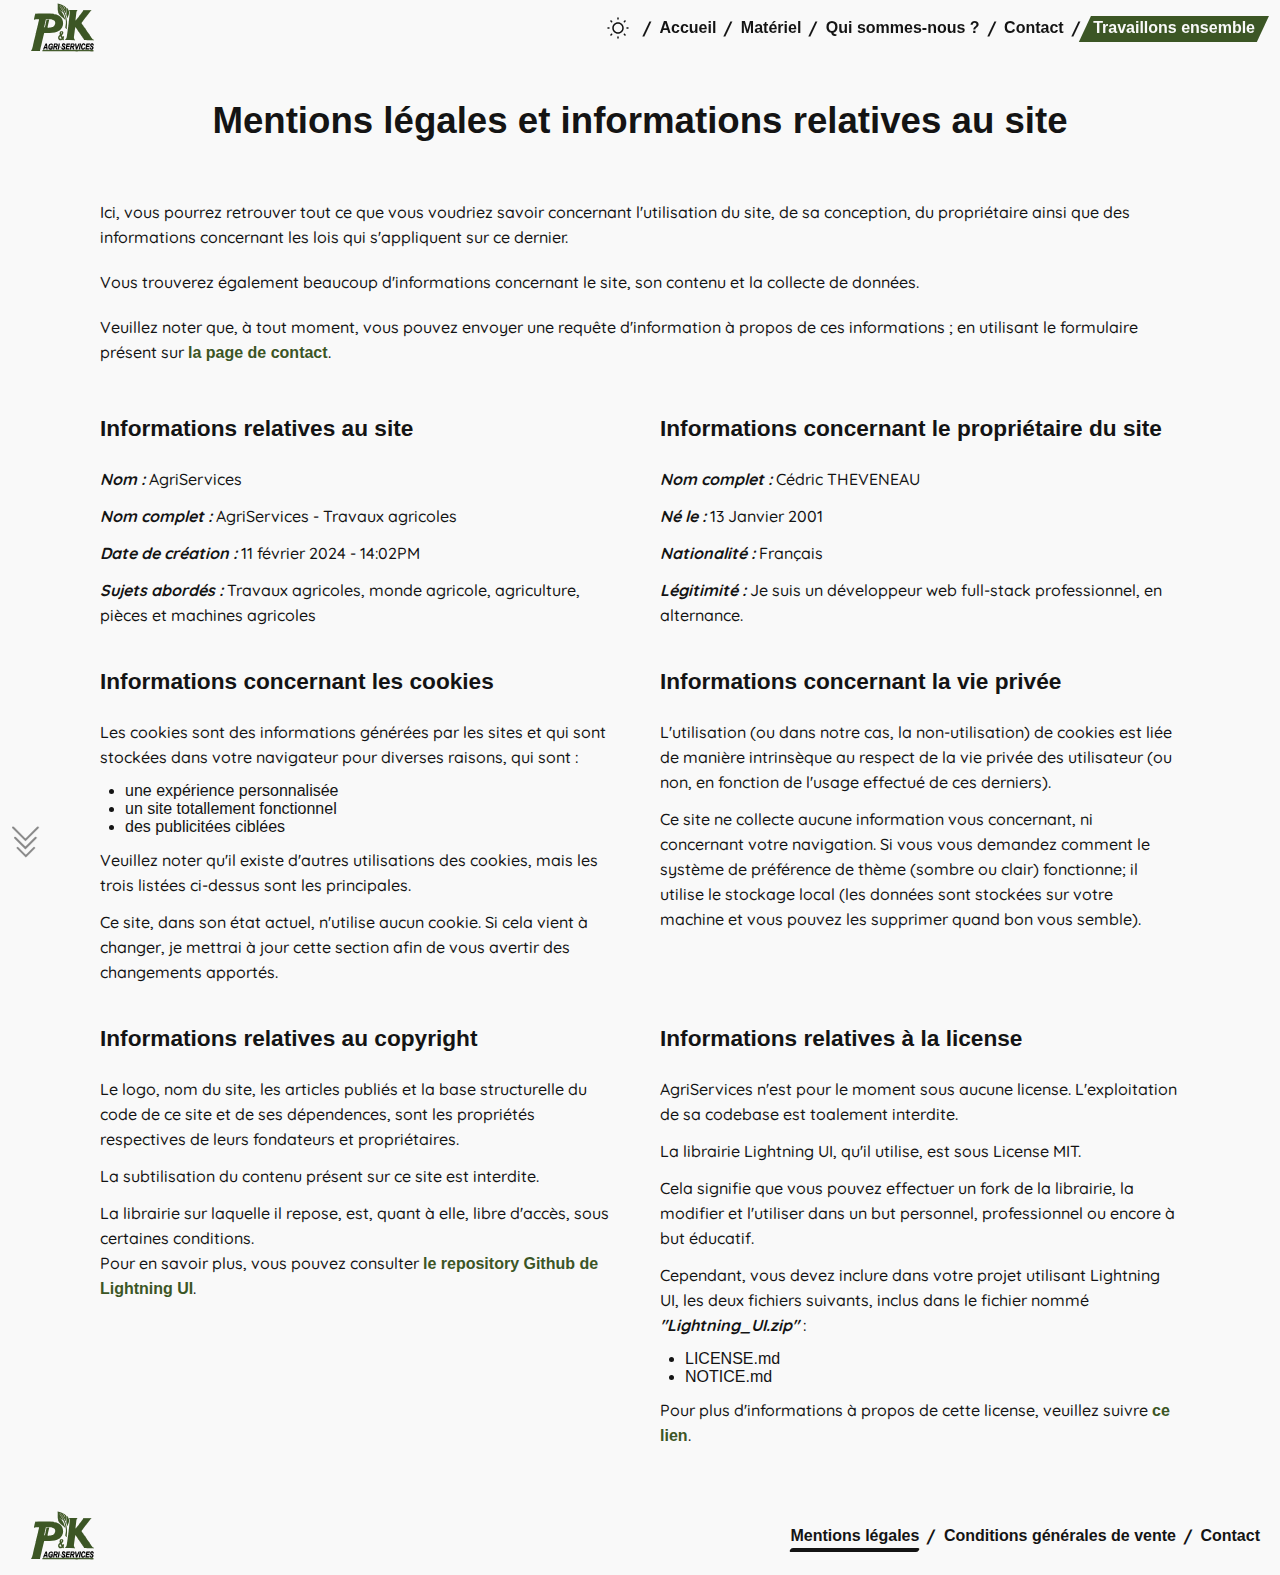
<file: pages/mentions-legales.html>
<!DOCTYPE html>
<html lang="fr">

<head>
    <meta charset="UTF-8">
    <meta name="viewport" content="width=device-width, initial-scale=1.0">
    <link rel="shortcut icon" type="image/svg+xml" href="../assets/logoColor.svg" alt="Favicon" />
    <link rel="stylesheet" href="../LightningUI/style.css">
    <script src="../LightningUI/script.js" defer></script>
    <meta name="description"
        content="Découvrez tout ce qu'il y a à savoir concernant les mentions légales de l'entreprise P&K AgriServices, prestataire de travaux agricoles dans le département de la Marne (51).">
    <meta name="keywords"
        content="agriculture, prestation de services, travaux agricoles, Marne, France, écimeuse, semoir">
    <title>P&K AgriServices | Prestataire de travaux agricoles - Mentions légales</title>
</head>

<body class="preload">
    <div class="overflay">
        <a href="#" title="Get back to the top of the page">
            <svg alt="Arrows" class="scrollArrows" width="54" height="64" viewBox="0 0 54 64" fill="none"
                xmlns="http://www.w3.org/2000/svg">
                <path d="M11 43.7L27.5 60.2L44 43.7" stroke="" stroke-width="4" stroke-linecap="round" />
                <path d="M6 23.45L26.625 44.075L47.25 23.45" stroke="" stroke-width="4" stroke-linecap="round" />
                <path d="M2 2.94995L26.75 27.7L51.5 2.94995" stroke="" stroke-width="4" stroke-linecap="round" />
            </svg>
        </a>
    </div>
    <header>
        <nav>
            <div class="logo">
                <div class="branding">
                    <svg width="929" height="759" viewBox="0 0 929 759" fill="none" xmlns="http://www.w3.org/2000/svg">
                        <path
                            d="M242.957 181.148C243.816 181.165 244.674 181.182 245.559 181.199C274.327 181.776 302.934 182.907 331.562 185.875C332.313 185.95 333.063 186.025 333.835 186.103C348.477 187.592 363.066 190.136 376.938 195.188C377.752 195.478 378.566 195.768 379.405 196.068C391.058 200.345 402.291 205.733 413 212C413 212.66 413 213.32 413 214C413.866 214.155 413.866 214.155 414.75 214.313C417.357 215.109 418.974 216.191 421 218C421 218.66 421 219.32 421 220C421.804 220.093 421.804 220.093 422.625 220.188C426.17 221.4 428.259 223.446 431 226C431 226.66 431 227.32 431 228C431.66 228 432.32 228 433 228C433 228.66 433 229.32 433 230C433.99 230.33 434.98 230.66 436 231C440 235.457 440 235.457 440 238C440.66 238 441.32 238 442 238C443.481 240.139 444.817 242.257 446.125 244.5C446.719 245.509 446.719 245.509 447.325 246.539C464.88 276.754 470.095 307.468 461.63 341.66C456.21 361.792 444.95 380.578 431 396C430.34 396 429.68 396 429 396C429 396.66 429 397.32 429 398C428.34 398 427.68 398 427 398C426.34 399.32 425.68 400.64 425 402C424.34 402 423.68 402 423 402C423 402.66 423 403.32 423 404C420.993 405.641 418.995 407.143 416.875 408.625C416.244 409.069 415.613 409.514 414.963 409.972C375.75 437.168 332.132 440.937 285.926 441.316C283.778 441.337 281.631 441.358 279.483 441.379C273.899 441.434 268.314 441.484 262.73 441.532C257.004 441.583 251.278 441.638 245.553 441.693C234.369 441.8 223.184 441.902 212 442C209.475 450.587 207.174 459.176 205.227 467.914C203.01 477.679 200.711 487.421 198.336 497.148C198.015 498.465 197.694 499.782 197.373 501.098C196.713 503.799 196.054 506.5 195.394 509.201C188.686 536.667 182.197 564.174 175.901 591.737C173.665 601.507 171.339 611.254 169 621C167.497 627.27 165.996 633.541 164.5 639.812C164.307 640.621 164.114 641.43 163.915 642.264C161.218 653.571 158.655 664.885 156.496 676.31C156.323 677.194 156.151 678.078 155.973 678.988C155.831 679.747 155.689 680.505 155.543 681.286C155.364 681.852 155.185 682.417 155 683C152.05 684.475 149.029 684.241 145.789 684.316C145.022 684.337 144.254 684.358 143.464 684.38C140.851 684.447 138.238 684.506 135.625 684.562C134.266 684.594 134.266 684.594 132.88 684.626C113.941 685.049 95.0003 685.11 76.0573 685.123C73.7523 685.125 71.4474 685.129 69.1424 685.133C65.4685 685.139 61.7946 685.139 58.1207 685.134C56.1011 685.133 54.0816 685.136 52.062 685.139C46.2756 685.124 40.6953 685.068 35 684C35.3403 683.392 35.6806 682.783 36.0312 682.156C39.1233 676.564 42.1359 670.93 45.0625 665.25C45.5362 664.36 45.5362 664.36 46.0195 663.451C52.9391 649.853 55.9353 634.632 59.3125 619.875C59.7934 617.798 60.2746 615.721 60.7561 613.644C64.096 599.185 67.3042 584.698 70.3625 570.177C72.197 561.492 74.2344 552.877 76.4243 544.274C84.7454 511.405 92.5488 478.408 100.267 445.394C103.539 431.401 106.844 417.418 110.23 403.453C110.392 402.787 110.553 402.121 110.72 401.435C112.466 394.231 114.237 387.034 116.042 379.844C117.778 372.922 119.456 365.987 121.102 359.043C121.38 357.871 121.658 356.7 121.945 355.493C124.403 345.14 126.852 334.784 129.298 324.428C130.982 317.298 132.673 310.169 134.371 303.042C135.308 299.105 136.238 295.168 137.167 291.23C137.592 289.432 138.02 287.635 138.45 285.838C140.587 276.914 142.625 268.212 143 259C137.995 257.372 133.802 256.752 128.484 256.77C127.44 256.77 127.44 256.77 126.374 256.771C124.908 256.774 123.443 256.782 121.977 256.794C119.77 256.812 117.563 256.815 115.355 256.814C99.9361 256.344 99.9361 256.344 85.625 261.063C81.8189 263.243 79.4195 264.378 75 264C74.8275 258.293 75.351 253.348 76.6875 247.813C76.8658 247.044 77.044 246.275 77.2277 245.484C77.8095 242.987 78.4043 240.493 79 238C79.4074 236.268 79.8143 234.536 80.2207 232.804C82.9041 221.413 85.6727 210.043 88.5 198.688C88.6711 197.999 88.8422 197.311 89.0186 196.601C91.8222 185.356 91.8222 185.356 93 183C122.887 182.426 152.775 181.908 182.664 181.471C184.921 181.438 187.179 181.404 189.436 181.37C193.04 181.317 196.643 181.264 200.246 181.213C202.188 181.185 204.13 181.156 206.072 181.127C218.367 180.955 230.663 180.9 242.957 181.148ZM235 258C230.126 274.801 226.427 291.726 223 308.875C222.007 313.832 221.007 318.788 220 323.742C219.635 325.537 219.635 325.537 219.263 327.369C217.375 336.514 215.205 345.568 212.828 354.597C212.588 355.517 212.349 356.436 212.102 357.383C211.888 358.182 211.675 358.982 211.456 359.805C210.865 362.279 210.865 362.279 211 366C214.3 366 217.6 366 221 366C221.529 363.71 222.048 361.418 222.562 359.125C222.853 357.849 223.143 356.573 223.441 355.258C224.309 352.125 224.309 352.125 223 350C223.66 350 224.32 350 225 350C225.252 348.792 225.503 347.583 225.763 346.338C226.716 341.764 227.67 337.191 228.625 332.617C229.035 330.655 229.444 328.692 229.853 326.729C232.057 316.15 234.296 305.582 236.661 295.038C237.923 289.395 239.089 283.739 240.188 278.063C240.513 276.386 240.839 274.711 241.168 273.035C241.305 272.328 241.442 271.62 241.583 270.891C242 269 242 269 243 266C254.55 265.67 266.1 265.34 278 265C276.875 273.998 276.875 273.998 276.111 277.281C275.854 278.4 275.854 278.4 275.592 279.542C275.407 280.33 275.222 281.118 275.031 281.93C274.835 282.782 274.639 283.634 274.436 284.512C274.014 286.346 273.589 288.179 273.164 290.013C272.027 294.916 270.906 299.823 269.785 304.73C269.44 306.244 269.44 306.244 269.087 307.788C266.839 317.661 264.66 327.55 262.528 337.449C262.137 339.26 261.745 341.071 261.352 342.881C260.801 345.413 260.257 347.947 259.715 350.48C259.555 351.213 259.395 351.946 259.23 352.701C258.154 357.784 257.512 362.828 257 368C271.85 375.425 304.692 367.496 320.066 363.129C326.443 360.992 332.623 358.082 338 354C338 353.34 338 352.68 338 352C338.577 351.752 339.155 351.505 339.75 351.25C342.329 349.817 344.061 348.216 346 346C346 345.34 346 344.68 346 344C346.66 344 347.32 344 348 344C348.186 343.041 348.186 343.041 348.375 342.062C348.581 341.382 348.787 340.701 349 340C349.66 339.67 350.32 339.34 351 339C359.861 326.162 360.9 311.197 358.344 296.133C356.36 288.863 353.19 283.428 348 278C347.353 277.313 346.706 276.626 346.039 275.918C336.551 266.695 324.831 262.23 312 260C310.997 259.819 309.994 259.638 308.96 259.451C294.938 257.321 280.767 257.772 266.624 257.863C263.05 257.883 259.476 257.892 255.902 257.902C248.935 257.924 241.967 257.958 235 258Z"
                            fill="#3D5725" />
                        <path
                            d="M574.582 133.941C575.698 133.943 576.814 133.944 577.964 133.946C591.036 133.981 604.106 134.162 617.176 134.372C620.679 134.428 624.182 134.478 627.685 134.527C631.078 134.575 634.471 134.63 637.863 134.684C639.736 134.709 639.736 134.709 641.648 134.734C643.383 134.764 643.383 134.764 645.154 134.795C646.165 134.81 647.177 134.826 648.22 134.842C650.904 134.995 653.382 135.403 656 136C655.361 141.464 652.576 144.133 649.008 148.109C643.934 155.414 643.253 164.101 642.316 172.738C642.176 173.961 642.035 175.184 641.891 176.444C641.516 179.724 641.15 183.004 640.787 186.285C640.411 189.681 640.023 193.076 639.636 196.47C638.881 203.116 638.138 209.763 637.4 216.411C636.933 220.597 636.462 224.783 635.99 228.969C634.973 237.977 633.967 246.986 633 256C632.895 256.968 632.789 257.936 632.681 258.934C632.233 263.181 631.876 267.348 631.938 271.625C631.947 272.463 631.956 273.301 631.965 274.164C631.976 274.77 631.988 275.376 632 276C640.884 267.194 648.845 257.88 656.467 247.988C658.702 245.089 660.952 242.201 663.2 239.313C664.403 237.767 665.605 236.221 666.805 234.674C669.481 231.228 672.161 227.787 674.879 224.375C680.54 217.262 685.935 209.999 691.23 202.61C697.263 194.205 703.589 186.05 710 177.93C727.875 158.299 727.875 158.299 737 135C740.849 133.717 744.477 133.861 748.488 133.871C749.788 133.868 749.789 133.868 751.115 133.865C753.991 133.861 756.867 133.864 759.742 133.867C761.747 133.867 763.752 133.866 765.757 133.864C769.968 133.863 774.18 133.865 778.392 133.87C783.759 133.875 789.126 133.872 794.493 133.866C798.64 133.862 802.788 133.864 806.935 133.866C808.911 133.867 810.888 133.866 812.864 133.864C823.294 133.854 833.613 133.943 844 135C844 135.99 844 136.98 844 138C843.01 138 842.02 138 841 138C840.749 138.574 840.497 139.147 840.238 139.738C838.835 142.301 837.204 144.073 835.188 146.188C825.786 156.466 817.502 167.757 810.071 179.53C809.095 181.052 808.054 182.531 807 184C806.34 184 805.68 184 805 184C804.745 184.556 804.49 185.111 804.227 185.684C802.82 188.341 801.163 190.645 799.375 193.063C797.146 196.08 794.93 199.1 792.766 202.164C791.706 203.661 791.706 203.661 790.625 205.188C789.654 206.57 789.654 206.57 788.664 207.98C787.84 208.98 787.84 208.98 787 210C786.34 210 785.68 210 785 210C784.711 210.577 784.423 211.155 784.125 211.75C783.083 213.833 782.042 215.917 781 218C780.34 218 779.68 218 779 218C778.755 218.548 778.51 219.096 778.258 219.66C776.726 222.51 774.872 224.889 772.875 227.438C771.977 228.591 771.08 229.744 770.184 230.898C769.433 231.863 769.433 231.863 768.667 232.847C765.4 237.067 762.171 241.316 758.938 245.562C758.239 246.479 757.54 247.396 756.82 248.341C753.318 252.941 749.83 257.551 746.375 262.188C742.616 267.226 738.748 272.174 734.875 277.125C730.055 283.295 725.401 289.522 721 296C719.163 298.593 717.323 301.184 715.48 303.773C712.727 307.512 712.727 307.512 712.299 311.894C713.065 314.196 714.036 315.718 715.484 317.66C716.259 318.713 716.259 318.713 717.05 319.786C717.611 320.537 718.172 321.289 718.75 322.062C723.518 328.547 728.169 335.089 732.688 341.75C736.83 347.848 741.03 353.892 745.339 359.873C748.394 364.123 751.363 368.427 754.312 372.75C757.595 377.561 760.94 382.313 764.386 387.009C770.875 395.858 777.002 404.918 783.062 414.062C789.742 424.142 796.506 434.133 803.547 443.964C815.58 460.827 827.338 477.899 838.759 495.182C843.033 501.648 847.377 508.045 851.938 514.312C852.374 514.917 852.811 515.521 853.261 516.144C856.92 521.11 860.667 525.484 866.062 528.562C869.141 530.401 871.598 532.298 874 535C873.34 535.99 872.68 536.98 872 538C869.844 538.367 869.844 538.367 867.117 538.356C866.085 538.359 865.053 538.362 863.99 538.365C862.853 538.353 861.717 538.341 860.545 538.328C859.352 538.327 858.158 538.326 856.929 538.324C853.649 538.317 850.371 538.296 847.092 538.267C844.356 538.244 841.62 538.231 838.883 538.217C832.428 538.183 825.973 538.133 819.518 538.074C812.857 538.013 806.196 537.981 799.535 537.963C793.819 537.947 788.102 537.912 782.386 537.861C778.971 537.832 775.556 537.809 772.141 537.806C768.331 537.796 764.523 537.756 760.713 537.707C759.581 537.711 758.448 537.715 757.281 537.719C749.639 537.574 749.639 537.574 746.355 534.621C745.684 533.324 745.684 533.324 745 532C744.539 531.128 744.079 530.256 743.604 529.357C742.957 527.954 742.957 527.954 742.297 526.523C738.866 519.488 734.638 513.083 730.25 506.625C729.443 505.427 728.637 504.228 727.831 503.029C723.038 495.919 718.147 488.889 713.117 481.945C703.248 468.216 703.248 468.216 701 462C700.34 462 699.68 462 699 462C697.782 460.506 697.782 460.506 696.426 458.414C695.927 457.653 695.427 456.892 694.913 456.108C694.385 455.288 693.857 454.469 693.312 453.625C692.222 451.959 691.131 450.294 690.039 448.629C689.513 447.825 688.988 447.02 688.446 446.192C686.744 443.612 684.981 441.08 683.188 438.562C680.912 435.352 678.774 432.087 676.688 428.75C673.956 424.407 671.063 420.221 668.062 416.062C664.397 410.982 660.859 405.842 657.406 400.613C654.088 395.607 650.695 390.651 647.312 385.688C646.67 384.744 646.028 383.8 645.366 382.828C642.641 378.832 639.907 374.855 637.043 370.957C635 368 635 368 635 366C634.34 366 633.68 366 633 366C633 365.34 633 364.68 633 364C631.68 364 630.36 364 629 364C628.808 365.948 628.808 365.948 628.612 367.936C628.081 372.701 627.183 377.332 626.215 382.023C623.441 396.056 621.698 410.239 619.851 424.416C619.072 430.385 618.279 436.351 617.488 442.319C617.293 443.787 617.099 445.256 616.905 446.725C615.752 455.45 614.573 464.17 613.305 472.879C613.183 473.712 613.062 474.546 612.937 475.404C612.408 479.022 611.869 482.639 611.321 486.254C609.961 495.426 609.478 503.364 611.625 512.438C611.8 513.181 611.976 513.925 612.156 514.691C613.689 520.686 616.089 525.189 620 530C624 535.644 624 535.644 624 538C579.78 537.67 535.56 537.34 490 537C490.33 536.01 490.66 535.02 491 534C491.66 534 492.32 534 493 534C493.245 533.428 493.49 532.855 493.742 532.266C495.211 529.62 496.982 527.885 499.125 525.75C507.168 516.852 511.853 506.808 513.926 495.031C514.169 493.7 514.169 493.7 514.418 492.342C516.796 478.978 518.642 465.522 520.552 452.084C521.101 448.221 521.656 444.359 522.21 440.497C522.872 435.879 523.533 431.262 524.192 426.644C525.368 418.395 526.558 410.149 527.773 401.906C531.573 376.065 534.738 350.164 537.743 324.219C538.019 321.833 538.296 319.447 538.573 317.062C540.005 304.737 541.431 292.412 542.853 280.086C543.183 277.228 543.513 274.371 543.843 271.514C546.007 252.768 548.171 234.023 550.036 215.245C550.663 208.981 551.396 202.742 552.243 196.504C553.479 187.389 554.367 178.314 554.812 169.125C554.892 167.672 554.892 167.672 554.973 166.19C555.38 155.708 553.986 148.018 547.188 139.813C546.6 138.915 546.6 138.915 546 138C546.33 137.01 546.66 136.02 547 135C556.202 134.222 565.349 133.919 574.582 133.941Z"
                            fill="#3C5625" />
                        <path
                            d="M392 46C411.712 47.0259 429.548 54.2854 447.188 62.625C448.676 63.326 448.676 63.326 450.196 64.0413C456.71 67.1819 462.119 70.5762 467 76C467 76.66 467 77.32 467 78C467.66 78 468.32 78 469 78C469 78.66 469 79.32 469 80C469.66 80 470.32 80 471 80C471.33 80.33 471.66 80.66 472 81C472 80.01 472 79.02 472 78C478.745 78.8707 483.555 83.2055 489 87C490.458 87.9165 490.458 87.9165 491.945 88.8516C499.362 93.7064 504.793 99.6754 508 108C508.396 111.363 508.218 114.626 508 118C507.924 119.173 507.848 120.346 507.77 121.555C507.471 125.645 507.123 129.728 506.75 133.812C506.685 134.536 506.62 135.259 506.552 136.004C505.708 145.217 504.668 154.341 502.938 163.438C502.775 164.294 502.613 165.15 502.446 166.032C501.274 171.726 501.274 171.726 499 174C498.761 173.455 498.521 172.911 498.274 172.35C494.718 164.3 490.959 156.354 487.154 148.42C486.084 146.176 485.034 143.923 483.988 141.668C479.662 132.491 474.511 124.761 468 117C467.52 116.42 467.041 115.84 466.546 115.243C460.857 108.276 460.857 108.276 454.68 101.754C453 100 453 100 453 98C452.34 98 451.68 98 451 98C448.537 95.9478 447.414 93.8278 446 91C445.464 90.4638 444.928 89.9275 444.375 89.375C443.921 88.9212 443.468 88.4675 443 88C443 87.34 443 86.68 443 86C442.34 86 441.68 86 441 86C441 85.34 441 84.68 441 84C440.01 83.505 440.01 83.505 439 83C438.526 82.34 438.051 81.68 437.562 81C436.077 78.7184 436.077 78.7184 433 78C433 79.32 433 80.64 433 82C433.66 82 434.32 82 435 82C436.019 83.6553 437.018 85.3226 438 87C438.99 87.495 438.99 87.495 440 88C440 89.32 440 90.64 440 92C440.66 92 441.32 92 442 92C442.155 92.9591 442.155 92.9591 442.312 93.9375C442.539 94.6181 442.766 95.2987 443 96C443.99 96.33 444.98 96.66 446 97C446.33 97.99 446.66 98.98 447 100C447.66 100 448.32 100 449 100C449.66 101.98 450.32 103.96 451 106C451.66 106 452.32 106 453 106C453.66 107.98 454.32 109.96 455 112C455.66 112 456.32 112 457 112C457.816 113.436 458.627 114.874 459.438 116.312C459.89 117.113 460.342 117.914 460.809 118.738C462 121 462 121 463 124C463.66 124 464.32 124 465 124C465 125.32 465 126.64 465 128C465.66 128 466.32 128 467 128C469.314 132.573 471.61 137.155 473.884 141.748C474.583 143.158 475.283 144.567 475.987 145.975C482.925 159.927 488.558 174.412 494 189C494.252 189.673 494.503 190.345 494.763 191.038C506.135 221.512 514.327 252.484 517 285C517.092 286.044 517.184 287.089 517.279 288.165C518.063 297.823 518.201 307.441 518.188 317.125C518.187 317.941 518.186 318.758 518.186 319.599C518.147 338.94 516.088 357.335 512.5 376.345C512.154 378.183 511.821 380.024 511.5 381.866C511.335 382.774 511.17 383.682 511 384.617C510.856 385.436 510.711 386.254 510.562 387.097C510.284 388.039 510.284 388.039 510 389C509.34 389.33 508.68 389.66 508 390C507.72 389.285 507.441 388.569 507.152 387.832C504.382 380.946 501.205 374.69 497.258 368.398C494.613 361.253 497.216 353.57 498.816 346.352C505.034 318.16 503.722 289.354 499 261C498.769 259.563 498.769 259.563 498.533 258.096C490.315 208.043 472.742 154.062 443.812 112.062C443.165 111.117 442.518 110.172 441.852 109.198C437.142 102.418 432.102 96.0897 426.609 89.9336C417 79.1302 417 79.1302 417 76C416.34 76 415.68 76 415 76C416.478 78.5214 417.958 81.0421 419.438 83.5625C419.884 84.3238 420.33 85.085 420.791 85.8694C423.058 89.7279 425.34 93.5757 427.668 97.3984C428.082 98.0796 428.496 98.7608 428.922 99.4626C429.713 100.761 430.508 102.058 431.306 103.352C434 107.779 434 107.779 434 110C434.66 110 435.32 110 436 110C436.358 110.666 436.715 111.333 437.084 112.02C440.736 118.776 444.558 125.409 448.5 132C451.857 137.614 455.185 143.244 458.406 148.938C458.904 149.813 459.403 150.688 459.916 151.59C461 154 461 154 461 158C448.825 157.8 440.498 149.782 431.305 142.578C427.967 139.963 424.584 137.413 421.188 134.875C420.191 134.13 419.195 133.385 418.168 132.617C417.453 132.084 416.737 131.55 416 131C420.655 138.414 426.953 143.854 433.447 149.627C438.639 154.339 438.639 154.339 440 158C440.66 158 441.32 158 442 158C444.583 160.433 446.752 163.26 449 166C449.661 166.767 450.323 167.534 451.004 168.324C459.729 179.074 467.619 192.858 472 206C474.015 206.733 474.015 206.733 476 207C476.242 208.24 476.485 209.48 476.734 210.758C478.048 216.66 480.14 222.218 482.25 227.875C485.162 235.837 488.024 243.805 490.625 251.875C490.884 252.659 491.144 253.442 491.411 254.25C493.119 259.643 493.119 259.643 492 263C491.34 262.319 490.68 261.639 490 260.938C483.795 254.756 477.05 249.464 469.938 244.375C461.846 238.499 454.258 232.244 446.798 225.592C443.732 222.877 440.615 220.222 437.5 217.562C435.878 216.174 434.256 214.786 432.635 213.396C431.48 212.41 430.322 211.428 429.162 210.449C405.132 190.096 395.646 157.36 393 127C392.778 121.923 392.787 116.863 392.84 111.781C392.846 110.385 392.851 108.989 392.856 107.593C392.869 103.963 392.893 100.333 392.921 96.7025C392.965 90.8973 392.994 85.0921 393.017 79.2868C393.027 77.2954 393.044 75.304 393.062 73.3126C393.11 64.166 392.67 55.1164 392 46Z"
                            fill="#405929" />
                        <path
                            d="M245.711 667.869C249.663 667.872 253.616 667.868 257.568 667.865C265.33 667.861 273.093 667.862 280.855 667.865C287.245 667.867 293.634 667.867 300.024 667.866C300.944 667.865 301.865 667.865 302.814 667.865C304.688 667.865 306.563 667.864 308.438 667.864C327.188 667.86 345.937 667.863 364.687 667.869C366.731 667.87 368.776 667.871 370.82 667.871C371.834 667.872 372.849 667.872 373.894 667.872C384.137 667.876 394.381 667.877 404.624 667.878C500.97 667.891 597.316 667.944 693.661 668.422C696.781 668.437 699.901 668.452 703.022 668.467C760.351 668.743 817.675 669.295 875 670C874.682 670.599 874.363 671.199 874.035 671.816C872.312 675.451 872.104 679.365 871.562 683.32C871 686 871 686 869 688C865.924 688.197 862.939 688.266 859.862 688.249C858.416 688.253 858.416 688.253 856.941 688.257C853.674 688.263 850.406 688.255 847.138 688.247C844.786 688.249 842.433 688.251 840.081 688.255C834.944 688.26 829.808 688.258 824.671 688.252C817.028 688.242 809.386 688.244 801.743 688.248C788.864 688.254 775.985 688.251 763.106 688.242C750.289 688.233 737.471 688.229 724.653 688.229C723.854 688.229 723.055 688.229 722.232 688.229C718.989 688.229 715.745 688.229 712.501 688.229C681.993 688.23 651.484 688.22 620.976 688.205C594.075 688.191 567.173 688.185 540.272 688.185C538.558 688.185 536.843 688.185 535.129 688.185C533.857 688.185 533.857 688.185 532.56 688.185C528.29 688.186 524.02 688.186 519.749 688.186C518.906 688.186 518.063 688.186 517.195 688.186C494.57 688.186 471.946 688.182 449.322 688.175C448.511 688.175 447.7 688.175 446.865 688.175C443.606 688.174 440.347 688.173 437.088 688.172C425.937 688.169 414.787 688.167 403.636 688.167C384.864 688.166 366.091 688.16 347.319 688.145C346.257 688.144 346.257 688.144 345.173 688.144C293.444 688.102 241.723 687.731 190 687C190.142 685.418 190.289 683.836 190.438 682.254C190.519 681.373 190.6 680.492 190.684 679.584C191.698 671.302 191.698 671.302 194 669C197.027 668.751 200.029 668.573 203.063 668.446C204.039 668.403 205.015 668.361 206.021 668.318C219.246 667.807 232.478 667.858 245.711 667.869Z"
                            fill="#455D2E" />
                        <path
                            d="M438.219 417.734C439.233 417.732 440.248 417.729 441.293 417.727C442.351 417.734 443.41 417.742 444.5 417.75C445.558 417.742 446.617 417.735 447.707 417.727C449.229 417.73 449.229 417.73 450.781 417.734C451.71 417.737 452.639 417.739 453.596 417.741C456 418 456 418 459 420C459 420.66 459 421.32 459 422C459.577 422.206 460.155 422.412 460.75 422.625C464.239 424.757 466.338 427.973 467.605 431.855C468.077 434.418 468.132 436.832 468.125 439.438C468.129 440.828 468.129 440.828 468.133 442.246C468.003 444.929 467.598 447.386 467 450C466.34 450 465.68 450 465 450C464.856 450.577 464.711 451.155 464.562 451.75C464.284 452.864 464.284 452.864 464 454C463.814 455.021 463.814 455.021 463.625 456.062C462.851 458.461 461.847 459.285 460 461C459.237 461.949 458.474 462.897 457.687 463.875C455.076 467.04 452.275 469.525 449 472C448.34 472 447.68 472 447 472C447.566 473.097 448.132 474.194 448.715 475.324C449.456 476.778 450.197 478.233 450.937 479.688C451.497 480.769 451.497 480.769 452.068 481.873C453.94 485.565 455.483 488.837 456 493C456.99 493 457.98 493 459 493C460.695 491.005 460.695 491.005 462.187 488.5C462.717 487.665 463.247 486.829 463.793 485.969C464.191 485.319 464.59 484.669 465 484C468.977 485.486 471.74 487.268 475 490C475.66 490.33 476.32 490.66 477 491C477 491.66 477 492.32 477 493C477.99 493 478.98 493 480 493C479.211 500.887 474.918 507.283 471 514C471.786 515.149 472.579 516.294 473.375 517.438C473.816 518.076 474.257 518.714 474.711 519.371C475.922 521.137 475.922 521.137 478 522C478.485 525.587 478.103 526.849 476.023 529.895C475.149 530.857 474.275 531.82 473.375 532.812C472.516 533.788 471.658 534.764 470.773 535.77C468 538 468 538 464.828 538.48C460.975 537.826 459.639 535.777 457 533C452.6 533 451.584 533.727 448 536C442.199 538.721 436.554 538.444 430.25 538.5C429.108 538.541 427.966 538.582 426.789 538.625C418.876 538.698 413.91 537.367 408 532C405.479 529.253 403.765 526.276 402 523C401.66 522.408 401.319 521.817 400.969 521.207C397.205 513.313 397.786 500.651 400.055 492.344C404.262 481.913 409.889 473.875 419.211 467.484C421.276 466.108 421.276 466.108 421.375 463.438C421.219 460.825 421.219 460.825 419 459C417.493 450.86 417.136 442.093 419 434C419.66 434 420.32 434 421 434C421.103 433.443 421.206 432.886 421.312 432.312C423.645 424.465 429.853 417.755 438.219 417.734ZM439 435C436.435 439.398 436.34 444.081 437.453 449.004C437.928 450.681 438.459 452.343 439 454C444.029 450.072 449.129 445.812 452 440C451.787 436.607 451.787 436.607 450 434C445.425 430.95 443.22 431.862 439 435ZM424.062 488.562C419.375 493.412 416.921 497.744 416.625 504.562C416.852 510.135 418.438 513.552 422.562 517.375C428.337 520.105 433.542 519.776 439.562 517.875C442.175 516.164 442.175 516.164 443.25 513.312C442.925 509.012 441.197 507.218 438.504 503.969C436.607 501.485 435.754 499.014 435 496C434.34 496 433.68 496 433 496C432.876 495.484 432.752 494.969 432.625 494.438C431.814 491.273 430.905 488.139 430 485C427.04 485 426.143 486.521 424.062 488.562Z"
                            fill="#3F5725" />
                        <path
                            d="M515 106C517 106 517 106 519.187 108C520.129 108.996 521.066 109.997 522 111C522.505 111.5 523.011 112 523.531 112.516C532.37 121.772 539.696 134.645 543 147C543.172 147.625 543.344 148.251 543.522 148.895C550.11 175.029 542.64 201.053 529.312 223.438C528.729 224.398 528.146 225.359 527.545 226.349C526.99 227.264 526.435 228.179 525.863 229.121C525.11 230.35 525.11 230.35 524.341 231.603C522.994 234.011 521.966 236.418 521 239C520.34 238.67 519.68 238.34 519 238C518.393 236.017 518.393 236.017 517.887 233.391C517.596 231.932 517.596 231.932 517.3 230.444C517.098 229.39 516.896 228.336 516.687 227.25C515.236 219.931 513.719 212.653 511.914 205.412C509 193.723 507.47 183.793 509.166 171.744C510.201 163.771 510.314 155.776 510.5 147.75C510.736 138.04 511.032 128.363 511.937 118.688C512.05 117.427 512.05 117.427 512.164 116.142C512.549 112.4 512.944 109.209 515 106Z"
                            fill="#3F5B27" />
                        <path
                            d="M570 582C574.999 581.925 579.997 581.871 584.996 581.835C586.695 581.82 588.393 581.8 590.091 581.774C592.541 581.737 594.991 581.72 597.441 581.707C598.568 581.684 598.568 581.684 599.718 581.66C605.381 581.658 610.427 582.568 614.707 586.613C615.072 587.174 615.437 587.735 615.812 588.312C616.19 588.865 616.568 589.419 616.957 589.988C620.814 597.428 621.36 605.813 619.242 613.891C616.016 622.376 612.235 626.237 604.047 630.082C603.371 630.385 602.696 630.688 602 631C602.531 631.993 603.062 632.985 603.609 634.008C614 653.836 614 653.836 614 665C608.72 665 603.44 665 598 665C597.169 662.289 597.169 662.289 596.32 659.523C595.589 657.141 594.857 654.758 594.125 652.375C593.76 651.185 593.395 649.995 593.02 648.77C592.665 647.616 592.311 646.462 591.945 645.273C591.621 644.216 591.296 643.158 590.961 642.068C590.01 639.032 589.015 636.015 588 633C584.37 632.67 580.74 632.34 577 632C576.878 633.226 576.755 634.452 576.629 635.715C575.964 641.703 574.95 647.625 573.938 653.562C573.751 654.667 573.565 655.771 573.373 656.908C572.918 659.606 572.459 662.303 572 665C566.72 665 561.44 665 556 665C556.282 663.506 556.565 662.012 556.855 660.472C558.056 653.864 559.039 647.228 560.002 640.582C560.32 638.395 560.641 636.208 560.962 634.022C561.875 627.815 562.785 621.607 563.687 615.398C564.241 611.579 564.802 607.76 565.366 603.942C565.579 602.495 565.79 601.048 565.998 599.601C566.288 597.581 566.587 595.562 566.887 593.543C567.054 592.397 567.221 591.252 567.393 590.071C567.967 587.169 568.801 584.696 570 582ZM582 599C581.706 600.336 581.463 601.684 581.246 603.035C581.048 604.248 581.048 604.248 580.846 605.486C580.711 606.336 580.576 607.187 580.438 608.062C580.23 609.343 580.23 609.343 580.018 610.65C579.675 612.766 579.337 614.883 579 617C591.561 617.951 591.561 617.951 602.375 612.812C604.699 608.79 605.574 605.18 604.375 600.625C602.426 598.322 600.98 598.418 598 598C595.405 597.908 592.844 597.86 590.25 597.875C589.223 597.869 589.223 597.869 588.176 597.863C584.803 597.575 584.803 597.575 582 599Z"
                            fill="black" />
                        <path
                            d="M344 582C348.999 581.925 353.997 581.871 358.996 581.835C360.695 581.82 362.393 581.8 364.091 581.774C366.541 581.737 368.991 581.72 371.441 581.707C372.568 581.684 372.568 581.684 373.718 581.66C379.596 581.658 384.617 582.646 388.961 586.937C389.428 587.618 389.894 588.299 390.375 589C390.857 589.681 391.339 590.361 391.836 591.062C395.519 597.193 394.648 606.043 394 613C393.155 616.16 391.964 618.409 390 621C389.278 622.072 388.556 623.145 387.812 624.25C384.262 627.721 380.608 629.293 376 631C376.876 631.918 376.876 631.918 377.77 632.855C380.76 637.071 382.12 641.42 383.688 646.312C383.995 647.224 384.302 648.137 384.619 649.076C386.366 654.41 387.508 659.408 388 665C383.05 665 378.1 665 373 665C370.368 659.193 368.577 653.367 366.895 647.229C365.661 642.864 364.093 639.047 362 635C362 634.34 362 633.68 362 633C358.37 632.67 354.74 632.34 351 632C350.917 633.547 350.835 635.094 350.75 636.687C349.979 646.246 347.89 655.612 346 665C341.05 665 336.1 665 331 665C331.52 657.927 332.391 650.948 333.438 643.937C333.621 642.699 333.621 642.699 333.808 641.435C334.432 637.333 335.133 633.266 335.977 629.203C337.451 621.997 338.391 614.709 339.412 607.428C340.642 598.878 342.235 590.453 344 582ZM357 598C356.497 600.604 355.997 603.208 355.5 605.812C355.357 606.55 355.214 607.288 355.066 608.049C354.491 611.078 354 613.909 354 617C365.405 617.642 365.405 617.642 376 614C378.488 610.683 378.945 608.406 379.5 604.312C379.359 600.933 379.359 600.933 377.02 599.305C372.969 597.554 369.544 597.67 365.188 597.812C364.005 597.833 364.005 597.833 362.799 597.854C360.866 597.889 358.933 597.942 357 598Z"
                            fill="black" />
                        <path
                            d="M303.688 581.625C304.669 581.588 305.651 581.55 306.662 581.512C312.346 581.443 316.178 581.829 320.598 585.565C326.892 592.009 331 599.975 331 609C325.871 611.104 321.439 611.218 316 611C315.818 610.385 315.636 609.77 315.449 609.137C315.198 608.328 314.946 607.52 314.688 606.687C314.444 605.887 314.2 605.086 313.949 604.262C312.924 601.818 312.103 600.598 310 599C305.514 597.626 301.717 597.785 297.25 599.125C289.967 603.326 287.252 608.702 284.949 616.531C283.733 621.519 283.525 626.444 283.5 631.562C283.491 632.829 283.491 632.829 283.481 634.121C283.582 639.069 284.071 642.831 287 647C292.296 650.179 298.149 648.861 304 648C307.541 647.077 307.541 647.077 310 646C309.979 644.907 309.959 643.814 309.938 642.687C310 639 310 639 311 636C306.05 636 301.1 636 296 636C295 633 295 633 298 620C307.9 620 317.8 620 328 620C329.52 623.04 328.473 625.839 327.855 629.055C327.661 630.102 327.661 630.102 327.462 631.17C327.185 632.648 326.905 634.126 326.622 635.603C326.191 637.857 325.773 640.114 325.357 642.371C325.087 643.807 324.815 645.244 324.543 646.68C324.419 647.353 324.295 648.026 324.167 648.719C322.59 656.836 322.59 656.836 318.723 659.668C317.845 660.169 316.967 660.671 316.062 661.188C315.187 661.697 314.312 662.206 313.41 662.73C307.612 665.785 301.728 665.374 295.312 665.5C293.573 665.581 293.573 665.581 291.799 665.664C285.942 665.757 281.937 665.647 277.348 661.77C269.441 653.533 266.999 643.338 266.75 632.187C267.107 616.657 270.802 601.401 282 590C289.592 583.395 293.745 581.766 303.688 581.625Z"
                            fill="black" />
                        <path
                            d="M512 582C527.84 582 543.68 582 560 582C559 594 559 594 558 598C555.026 599.487 552.337 599.111 549.023 599.098C547.996 599.096 547.996 599.096 546.947 599.093C544.756 599.088 542.566 599.075 540.375 599.062C538.891 599.057 537.406 599.053 535.922 599.049C532.281 599.038 528.641 599.021 525 599C524.01 603.29 523.02 607.58 522 612C537.84 612.495 537.84 612.495 554 613C553.34 618.28 552.68 623.56 552 629C541.11 629 530.22 629 519 629C518.67 631.97 518.34 634.94 518 638C517.34 641.3 516.68 644.6 516 648C527.55 648.33 539.1 648.66 551 649C550 661 550 661 549 665C532.17 665 515.34 665 498 665C499.125 652.628 499.125 652.628 500.199 646.5C500.373 645.499 500.373 645.499 500.549 644.479C500.925 642.318 501.306 640.159 501.688 638C501.953 636.479 502.218 634.959 502.483 633.438C502.896 631.067 503.309 628.697 503.724 626.327C504.734 620.553 505.72 614.776 506.695 608.996C506.969 607.378 507.243 605.76 507.517 604.143C507.914 601.799 508.309 599.456 508.702 597.112C509.066 594.948 509.433 592.784 509.801 590.621C510.009 589.388 510.217 588.155 510.431 586.885C511 584 511 584 512 582Z"
                            fill="black" />
                        <path
                            d="M778 582C793.84 582 809.68 582 826 582C826 588.565 825.865 592.093 824 598C821.026 599.487 818.337 599.111 815.023 599.098C813.996 599.096 813.996 599.096 812.947 599.093C810.756 599.088 808.566 599.075 806.375 599.062C804.891 599.057 803.406 599.053 801.922 599.049C798.281 599.038 794.641 599.021 791 599C790.01 603.29 789.02 607.58 788 612C803.84 612.495 803.84 612.495 820 613C819.34 618.28 818.68 623.56 818 629C806.78 629 795.56 629 784 629C783.67 633.29 783.34 637.58 783 642C782.67 643.98 782.34 645.96 782 648C793.55 648.33 805.1 648.66 817 649C816.34 654.28 815.68 659.56 815 665C798.17 665 781.34 665 764 665C767.457 638.499 767.457 638.499 768.938 629.93C769.104 628.95 769.27 627.97 769.441 626.96C769.785 624.939 770.131 622.919 770.479 620.898C771.006 617.842 771.523 614.784 772.039 611.727C772.38 609.732 772.721 607.737 773.062 605.742C773.213 604.853 773.363 603.965 773.517 603.049C774.751 595.938 776.369 589.066 778 582Z"
                            fill="black" />
                        <path
                            d="M484 582C488.117 583.967 490.441 586.263 493 590C493.679 590.965 493.679 590.965 494.371 591.949C498.004 597.744 498.11 602.372 498 609C495.876 609.194 493.75 609.38 491.625 609.563C490.442 609.667 489.258 609.771 488.039 609.879C485 610 485 610 483 609C482.194 606.737 481.595 604.449 480.977 602.129C480.163 599.889 480.163 599.889 478.188 598.707C475.702 597.904 473.968 597.856 471.375 598.125C470.211 598.222 470.211 598.222 469.023 598.32C466.842 598.825 466.842 598.825 465.734 600.871C464.613 604.122 464.809 605.758 466 609C468.429 611.068 471.208 612.477 474 614C482.101 618.705 489.282 623.328 493.438 632C495.096 640.846 493.477 649.163 488.832 656.961C485.458 661.264 481.738 664.561 476.3 665.433C473.066 665.647 469.866 665.693 466.625 665.688C465.527 665.728 464.428 665.769 463.297 665.811C457.525 665.835 453.812 665.482 449.332 661.656C444.755 657.076 442.148 651.915 441.902 645.422C441.92 644.099 441.92 644.099 441.938 642.75C441.947 641.858 441.956 640.966 441.965 640.047C441.976 639.371 441.988 638.696 442 638C444.312 637.973 446.625 637.954 448.938 637.938C450.225 637.926 451.513 637.914 452.84 637.902C456 638 456 638 457 639C457.232 640.515 457.412 642.038 457.562 643.562C457.646 644.389 457.73 645.215 457.816 646.066C457.877 646.704 457.938 647.343 458 648C464.209 649.552 470.172 649.914 476 647C477.075 642.221 477.075 642.221 476.008 637.566C472.818 633.489 468.521 631.446 464.068 628.926C456.807 624.646 451.471 619.235 449 611C447.664 601.365 450.668 594.894 456 587.063C463.152 579.688 474.407 580.408 484 582Z"
                            fill="black" />
                        <path
                            d="M852.125 581.375C852.993 581.369 853.86 581.362 854.754 581.355C861.295 581.465 864.916 583.178 869.793 587.641C875.575 594.314 877.47 600.219 877 609C874.876 609.195 872.75 609.38 870.625 609.563C869.442 609.667 868.258 609.771 867.039 609.879C864 610 864 610 862 609C861.194 606.737 860.595 604.449 859.977 602.129C859.163 599.889 859.163 599.889 857.188 598.707C854.702 597.904 852.968 597.856 850.375 598.125C849.211 598.222 849.211 598.222 848.023 598.32C845.842 598.825 845.842 598.825 844.738 600.875C843.589 604.183 843.744 605.695 845 609C848.483 612.042 852.547 614.193 856.574 616.43C863.427 620.312 868.406 624.602 872.438 631.438C874.381 640.293 872.479 649.17 867.832 656.957C864.469 661.255 860.734 664.542 855.316 665.449C852.097 665.684 848.915 665.742 845.688 665.75C844.598 665.799 843.508 665.848 842.385 665.898C836.219 665.943 832.575 665.29 827.836 661.191C822.202 655.601 820.873 650.816 820.812 643C820.874 641.35 820.936 639.7 821 638C825.62 638 830.24 638 835 638C835.651 640.572 836.302 643.143 836.953 645.715C837.756 648.141 837.756 648.141 839.863 648.805C845.458 649.316 849.901 649.549 855 647C856.075 642.221 856.075 642.221 855.008 637.566C851.818 633.489 847.521 631.446 843.068 628.926C835.807 624.646 830.471 619.235 828 611C826.796 603.327 828.527 597.706 831.906 590.824C837.464 583.327 842.94 581.031 852.125 581.375Z"
                            fill="black" />
                        <path
                            d="M231 582C236.61 582 242.22 582 248 582C249.405 584.809 249.492 587.462 249.848 590.586C249.926 591.263 250.004 591.939 250.085 592.637C250.343 594.882 250.596 597.129 250.848 599.375C251.025 600.94 251.203 602.505 251.381 604.07C251.755 607.358 252.125 610.647 252.493 613.936C252.963 618.128 253.442 622.32 253.923 626.511C254.293 629.748 254.658 632.986 255.021 636.224C255.196 637.768 255.371 639.312 255.549 640.855C256.476 648.93 257.22 656.855 257 665C252.38 665 247.76 665 243 665C241.892 658.77 242 653.577 242 647C234.08 647 226.16 647 218 647C217.67 648.65 217.34 650.3 217 652C216.215 653.917 215.38 655.813 214.5 657.688C214.057 658.64 213.613 659.593 213.156 660.574C212.45 662.056 211.734 663.532 211 665C206.38 665 201.76 665 197 665C197.25 656.396 200.612 649.594 204.312 642C204.902 640.769 205.49 639.537 206.076 638.305C207.209 635.927 208.346 633.552 209.487 631.178C211.404 627.152 213.225 623.091 215 619C215.383 618.12 215.766 617.24 216.161 616.333C217.845 612.458 219.524 608.581 221.201 604.703C223.732 598.868 226.321 593.065 228.987 587.291C230.081 584.914 230.081 584.914 231 582ZM236 605C235.625 605.955 235.25 606.91 234.863 607.895C231.779 615.701 228.545 623.388 225 631C229.95 631 234.9 631 240 631C239.01 622.42 238.02 613.84 237 605C236.67 605 236.34 605 236 605Z"
                            fill="black" />
                        <path
                            d="M751 582C754.788 583.649 756.764 585.564 759 589C759.409 589.614 759.817 590.227 760.238 590.859C763.243 596.148 764.576 602.131 766 608C760.627 611.394 756.131 611.327 750 611C749.879 610.385 749.758 609.77 749.633 609.137C749.381 607.924 749.381 607.924 749.125 606.688C748.963 605.887 748.8 605.087 748.633 604.262C748.055 601.747 748.055 601.747 746 599C740.457 597.566 736.767 597.72 731.754 600.574C728.62 603.122 727.392 606.291 726 610C725.571 611.015 725.571 611.015 725.133 612.051C721.108 621.921 720.089 634.159 724.031 644.215C725.588 647.084 726.889 648.032 730 649C734.887 649 736.952 648.815 740.812 645.813C743.106 643.053 743.106 643.053 744.625 639.75C746 637 746 637 749 636C751.238 636.242 753.468 636.564 755.688 636.938C756.867 637.132 758.046 637.327 759.262 637.527C760.617 637.761 760.617 637.761 762 638C758.676 649.734 753.929 658.789 743 665C739.076 665.934 735.392 665.941 731.375 665.813C729.878 665.841 729.878 665.841 728.352 665.869C722.277 665.793 718.69 664.867 714.229 660.675C712.851 658.797 712.537 657.24 712 655C711.34 654.67 710.68 654.34 710 654C710 653.01 710 652.02 710 651C709.34 651 708.68 651 708 651C706.316 643.927 705.689 637.261 705.75 630C705.742 629.08 705.735 628.159 705.727 627.211C705.753 617.953 707.099 609.932 711.375 601.688C712.253 599.961 712.253 599.961 713.148 598.199C715.831 593.564 718.667 589.969 723 586.813C723.66 586.324 724.32 585.835 725 585.332C732.582 580.282 742.187 580.718 751 582Z"
                            fill="black" />
                        <path
                            d="M626 582C630.95 582 635.9 582 641 582C641.193 583.605 641.387 585.21 641.586 586.863C641.849 589.013 642.112 591.163 642.375 593.312C642.501 594.365 642.628 595.418 642.758 596.502C643.383 601.585 644.08 606.623 645.031 611.656C646.005 616.815 646.62 621.964 647.125 627.188C647.211 628.044 647.298 628.901 647.387 629.783C647.595 631.855 647.798 633.927 648 636C650.811 631.784 652.726 627.234 654.812 622.625C655.266 621.627 655.72 620.629 656.187 619.601C658.492 614.49 660.691 609.387 662.625 604.125C665.449 596.448 669.247 589.254 673 582C677.62 582 682.24 582 687 582C686.245 586.528 685.583 589.437 683.848 593.5C683.185 595.061 683.185 595.061 682.509 596.654C682.032 597.758 681.554 598.862 681.062 600C680.325 601.726 680.325 601.726 679.573 603.486C676.01 611.784 672.288 620.002 668.504 628.2C665.52 634.713 662.82 641.3 660.331 648.018C658.753 652.243 656.952 656.244 654.863 660.243C653.871 662.164 653.871 662.164 653 665C647.39 665 641.78 665 636 665C634.84 656.098 633.683 647.196 632.531 638.293C631.996 634.158 631.46 630.023 630.921 625.888C630.399 621.888 629.881 617.887 629.365 613.886C629.168 612.37 628.971 610.854 628.772 609.338C627.581 600.237 626.622 591.162 626 582Z"
                            fill="black" />
                        <path
                            d="M467 78C467.66 78 468.32 78 469 78C469 78.66 469 79.32 469 80C469.66 80 470.32 80 471 80C471.33 80.33 471.66 80.66 472 81C472 80.01 472 79.02 472 78C478.745 78.8707 483.555 83.2055 489 87C489.972 87.611 490.944 88.222 491.945 88.8516C499.362 93.7064 504.793 99.6754 508 108C508.396 111.363 508.218 114.626 508 118C507.886 119.76 507.886 119.76 507.77 121.555C507.471 125.645 507.123 129.728 506.75 133.812C506.685 134.536 506.62 135.259 506.552 136.004C505.708 145.217 504.668 154.341 502.938 163.438C502.775 164.294 502.613 165.15 502.446 166.032C501.274 171.726 501.274 171.726 499 174C498.761 173.455 498.521 172.911 498.274 172.35C495.841 166.842 493.331 161.377 490.75 155.938C490.364 155.124 489.979 154.311 489.582 153.472C485.832 145.592 481.937 137.788 478 130C477.34 128.68 476.68 127.36 476 126C478.97 126 481.94 126 485 126C486.121 122.638 485.937 122.151 484.707 119.008C484.408 118.226 484.11 117.445 483.802 116.64C483.476 115.81 483.149 114.98 482.812 114.125C480.614 108.395 478.548 102.718 476.875 96.8125C475.357 91.6908 473.427 87.1491 470 83C469.34 82.67 468.68 82.34 468 82C467.375 79.9375 467.375 79.9375 467 78Z"
                            fill="#4B6131" />
                        <path
                            d="M690 582C695.28 582 700.56 582 706 582C705.358 589.082 704.436 596.052 703.25 603.062C702.99 604.615 702.99 604.615 702.725 606.199C701.276 614.698 699.598 623.141 697.867 631.586C695.615 642.675 693.787 653.828 692 665C686.72 665 681.44 665 676 665C679.275 644.252 682.551 623.505 685.986 602.783C686.245 601.223 686.502 599.663 686.759 598.103C687.116 595.942 687.475 593.782 687.836 591.621C688.038 590.409 688.239 589.196 688.447 587.947C689 585 689 585 690 582Z"
                            fill="black" />
                        <path
                            d="M406 582C410.95 582 415.9 582 421 582C420.427 593.949 418.648 605.579 416.726 617.375C416.192 620.662 415.668 623.951 415.146 627.24C413.115 639.912 410.791 652.474 408 665C403.05 665 398.1 665 393 665C392.575 657.029 394.168 649.394 395.59 641.59C395.857 640.094 396.124 638.597 396.39 637.101C397.089 633.178 397.796 629.257 398.504 625.336C399.363 620.58 400.213 615.822 401.063 611.064C401.725 607.361 402.389 603.658 403.057 599.956C403.18 599.272 403.303 598.588 403.43 597.884C403.761 596.046 404.092 594.208 404.424 592.369C405.013 588.923 405.506 585.461 406 582Z"
                            fill="black" />
                        <path
                            d="M409 69C413 71 413 71 415 73C417.5 73.3333 417.5 73.3333 420 73C420.66 72.34 421.32 71.68 422 71C422.66 71.33 423.32 71.66 424 72C424 71.34 424 70.68 424 70C426.926 71.3118 428.753 72.7529 431 75C433.1 76.1757 433.1 76.1757 435 77C434.01 77.495 434.01 77.495 433 78C433 79.32 433 80.64 433 82C433.66 82 434.32 82 435 82C436.019 83.6553 437.018 85.3226 438 87C438.66 87.33 439.32 87.66 440 88C440 89.32 440 90.64 440 92C440.66 92 441.32 92 442 92C442.103 92.6394 442.206 93.2788 442.312 93.9375C442.539 94.6181 442.766 95.2987 443 96C443.99 96.33 444.98 96.66 446 97C446.495 98.485 446.495 98.485 447 100C447.66 100 448.32 100 449 100C449.66 101.98 450.32 103.96 451 106C451.66 106 452.32 106 453 106C453.66 107.98 454.32 109.96 455 112C455.66 112 456.32 112 457 112C457.816 113.436 458.627 114.874 459.438 116.312C460.116 117.513 460.116 117.513 460.809 118.738C462 121 462 121 463 124C463.66 124 464.32 124 465 124C465 125.32 465 126.64 465 128C465.66 128 466.32 128 467 128C467.697 129.287 468.382 130.579 469.062 131.875C469.445 132.594 469.828 133.314 470.223 134.055C470.479 134.697 470.736 135.339 471 136C470.67 136.66 470.34 137.32 470 138C469.01 137.34 468.02 136.68 467 136C467.33 136.99 467.66 137.98 468 139C467.01 139.66 466.02 140.32 465 141C464.27 143.563 464.27 143.563 464 146C461.416 142.909 459.726 139.591 457.944 136.01C449.577 119.291 439.056 103.878 426.609 89.9336C417 79.1302 417 79.1302 417 76C416.01 76.33 415.02 76.66 414 77C412.35 74.36 410.7 71.72 409 69Z"
                            fill="#6B784E" />
                        <path
                            d="M467 136C469.911 136.901 471.615 137.47 473.435 139.973C473.812 140.78 474.189 141.587 474.578 142.418C475.013 143.332 475.447 144.247 475.895 145.189C476.566 146.673 476.566 146.673 477.25 148.188C477.721 149.201 478.192 150.214 478.677 151.259C492 180.358 492 180.358 492 186C490.68 186 489.36 186 488 186C488 187.32 488 188.64 488 190C486.68 190 485.36 190 484 190C483.67 190.99 483.34 191.98 483 193C480.551 190.029 479.222 187.305 477.984 183.668C477.443 182.109 477.443 182.109 476.89 180.519C476.514 179.42 476.138 178.32 475.75 177.188C472.736 168.531 469.503 160.284 465.215 152.184C463.663 148.117 463.677 145.333 464 141C465.5 139.125 465.5 139.125 467 138C467 137.34 467 136.68 467 136Z"
                            fill="#486039" />
                        <path
                            d="M429 671C484.77 671 540.54 671 598 671C596 673 596 673 592.84 673.16C591.552 673.128 590.264 673.096 588.938 673.062C584.81 672.966 580.921 672.965 576.83 673.508C572.063 674.058 567.421 674.046 562.631 673.899C561.294 673.866 561.294 673.866 559.93 673.832C558.003 673.784 556.076 673.733 554.15 673.68C548.885 673.537 543.62 673.416 538.355 673.293C537.258 673.268 536.161 673.242 535.03 673.215C523.158 672.944 511.285 672.803 499.41 672.684C497.841 672.668 497.841 672.668 496.24 672.651C489.917 672.587 483.594 672.527 477.271 672.468C471.791 672.416 466.31 672.361 460.83 672.307C450.22 672.201 439.61 672.1 429 672C429 671.67 429 671.34 429 671Z"
                            fill="#415F1E" />
                        <path
                            d="M409 69C413 71 413 71 415 73C417.5 73.3333 417.5 73.3333 420 73C420.66 72.34 421.32 71.68 422 71C422.66 71.33 423.32 71.66 424 72C424 71.34 424 70.68 424 70C426.926 71.3118 428.753 72.7529 431 75C433.1 76.1757 433.1 76.1757 435 77C434.01 77.495 434.01 77.495 433 78C433 81.96 433 85.92 433 90C427 90 427 90 424.227 87.4453C423.341 86.3533 422.474 85.2458 421.625 84.125C421.175 83.5694 420.725 83.0138 420.262 82.4414C417 78.3271 417 78.3271 417 76C416.01 76.33 415.02 76.66 414 77C412.35 74.36 410.7 71.72 409 69Z"
                            fill="#586942" />
                        <path
                            d="M748.488 133.871C749.788 133.868 749.788 133.868 751.115 133.865C753.991 133.861 756.867 133.864 759.742 133.867C761.747 133.867 763.752 133.866 765.757 133.864C769.968 133.863 774.18 133.865 778.392 133.87C783.759 133.875 789.126 133.872 794.493 133.866C798.64 133.862 802.788 133.864 806.935 133.866C808.911 133.867 810.888 133.866 812.864 133.864C823.294 133.854 833.613 133.943 844 135C844 135.99 844 136.98 844 138C843.01 138 842.02 138 841 138C840.67 138.99 840.34 139.98 840 141C839.01 140.505 839.01 140.505 838 140C838 139.34 838 138.68 838 138C838.66 138 839.32 138 840 138C840 137.34 840 136.68 840 136C806.34 136 772.68 136 738 136C738 137.65 738 139.3 738 141C737.67 141 737.34 141 737 141C737 139.02 737 137.04 737 135C740.849 133.717 744.477 133.861 748.488 133.871Z"
                            fill="#B1BDAD" />
                        <path
                            d="M456.562 118.938C457.769 118.968 457.769 118.968 459 119C459 120.65 459 122.3 459 124C459.99 124.33 460.98 124.66 462 125C462 125.66 462 126.32 462 127C462.742 127 463.485 127 464.25 127C468.071 128.39 468.711 130.54 470.398 134.09C471 136 471 136 470 138C469.01 137.34 468.02 136.68 467 136C467.33 136.99 467.66 137.98 468 139C467.01 139.66 466.02 140.32 465 141C464.27 143.563 464.27 143.563 464 146C460.999 142.345 458.941 138.32 456.812 134.125C456.444 133.43 456.076 132.735 455.697 132.02C453.588 127.864 452.437 124.778 453 120C454 119 454 119 456.562 118.938Z"
                            fill="#677A52" />
                        <path
                            d="M417 626C425.91 626 434.82 626 444 626C444 628.31 444 630.62 444 633C435.09 633 426.18 633 417 633C417 630.69 417 628.38 417 626Z"
                            fill="black" />
                        <path
                            d="M868 682C870 684 870 684 870 687C818.52 687 767.04 687 714 687C714 686.67 714 686.34 714 686C715.085 685.994 715.085 685.994 716.193 685.987C733.821 685.884 751.449 685.775 769.077 685.661C777.602 685.605 786.127 685.552 794.652 685.503C802.085 685.46 809.518 685.413 816.951 685.363C820.884 685.337 824.817 685.312 828.751 685.291C832.458 685.271 836.166 685.247 839.873 685.22C841.872 685.206 843.87 685.197 845.869 685.188C857.455 685.629 857.455 685.629 868 682Z"
                            fill="#313421" />
                        <path
                            d="M467 78C467.66 78 468.32 78 469 78C469 78.66 469 79.32 469 80C469.66 80 470.32 80 471 80C471 80.66 471 81.32 471 82C471.99 82 472.98 82 474 82C475.684 84.4141 475.684 84.4141 477.438 87.625C479.279 90.9543 481.017 94.0231 483.312 97.0625C487.607 104.539 487.292 113.606 487 122C485 121 485 121 484.102 118.842C483.803 117.905 483.504 116.969 483.195 116.004C482.859 114.969 482.522 113.935 482.176 112.869C481.829 111.778 481.482 110.687 481.125 109.562C476.902 94.4283 476.902 94.4283 468 82C467.188 79.6875 467.188 79.6875 467 78Z"
                            fill="#F1F4E8" />
                        <path
                            d="M450 104C450.33 104.66 450.66 105.32 451 106C451.66 106 452.32 106 453 106C453.66 107.98 454.32 109.96 455 112C455.66 112 456.32 112 457 112C457.816 113.436 458.627 114.874 459.438 116.312C459.89 117.113 460.342 117.914 460.809 118.738C462 121 462 121 463 124C463.66 124 464.32 124 465 124C465 125.32 465 126.64 465 128C463.68 127.67 462.36 127.34 461 127C461 126.34 461 125.68 461 125C460.34 124.67 459.68 124.34 459 124C459 122.35 459 120.7 459 119C457.35 119.33 455.7 119.66 454 120C453.67 121.65 453.34 123.3 453 125C449.289 120.576 446.154 115.826 443 111C446 111 446 111 449 112C448.67 110.68 448.34 109.36 448 108C448.66 108 449.32 108 450 108C450 106.68 450 105.36 450 104Z"
                            fill="#687A50" />
                        <path
                            d="M497 355C497.33 355 497.66 355 498 355C498 358.63 498 362.26 498 366C498.66 366 499.32 366 500 366C500 366.99 500 367.98 500 369C501.65 368.67 503.3 368.34 505 368C505 368.66 505 369.32 505 370C505.66 370.33 506.32 370.66 507 371C506.67 373.31 506.34 375.62 506 378C506.66 378 507.32 378 508 378C508.66 376.68 509.32 375.36 510 374C510.66 374 511.32 374 512 374C512 373.34 512 372.68 512 372C511.01 371.67 510.02 371.34 509 371C509.66 370.01 510.32 369.02 511 368C511.66 368.33 512.32 368.66 513 369C511.873 382.941 511.873 382.941 510 389C509.01 389.495 509.01 389.495 508 390C507.72 389.285 507.441 388.569 507.152 387.832C504.83 382.06 502.302 376.73 499.125 371.375C495.865 365.538 495.27 361.44 497 355Z"
                            fill="#41592B" />
                        <path
                            d="M440 95C440.66 95.33 441.32 95.66 442 96C442 96.66 442 97.32 442 98C443.65 98 445.3 98 447 98C447 98.66 447 99.32 447 100C447.66 100 448.32 100 449 100C450.354 102.709 450.065 105.009 450 108C449.34 108 448.68 108 448 108C448.33 109.32 448.66 110.64 449 112C442.316 110.387 442.316 110.387 440.312 107.938C438.548 103.988 438.717 101.31 439 97C439.33 96.34 439.66 95.68 440 95Z"
                            fill="#5A6B40" />
                        <path
                            d="M485 238C487.626 241.939 488.77 246.01 490.188 250.5C490.473 251.368 490.759 252.235 491.053 253.129C491.318 253.963 491.583 254.797 491.855 255.656C492.099 256.417 492.343 257.179 492.594 257.963C493 260 493 260 492 263C491.34 262.319 490.68 261.639 490 260.938C486.505 257.433 482.749 254.228 479 251C480.312 249.5 480.312 249.5 482 248C482.99 248 483.98 248 485 248C484.814 247.464 484.629 246.928 484.438 246.375C483.886 243.38 484.394 240.963 485 238Z"
                            fill="#506236" />
                        <path
                            d="M409 69C413 71 413 71 415 73C417.5 73.3333 417.5 73.3333 420 73C420.66 72.34 421.32 71.68 422 71C422.66 71.33 423.32 71.66 424 72C424 71.34 424 70.68 424 70C426.926 71.3118 428.753 72.7529 431 75C433.1 76.1757 433.1 76.1757 435 77C434.01 77.495 434.01 77.495 433 78C432.348 80.0246 432.348 80.0246 432 82C431.629 81.3813 431.257 80.7625 430.875 80.125C428.514 77.4489 426.399 76.9063 423 76C422.67 76.99 422.34 77.98 422 79C421.01 79.33 420.02 79.66 419 80C418.34 78.68 417.68 77.36 417 76C416.01 76.33 415.02 76.66 414 77C412.35 74.36 410.7 71.72 409 69Z"
                            fill="#6C7E57" />
                        <path
                            d="M397 149C398.902 149.25 398.902 149.25 401 150C401.941 151.75 401.941 151.75 402.562 154C402.914 155.218 402.914 155.218 403.273 156.461C403.513 157.299 403.753 158.137 404 159C404.559 160.543 405.121 162.085 405.688 163.625C406.982 167.516 407.421 170.875 407 175C406.34 175.66 405.68 176.32 405 177C404.036 174.502 403.079 172.002 402.125 169.5C401.856 168.804 401.586 168.108 401.309 167.391C399.014 161.347 397 155.532 397 149Z"
                            fill="#4A5C31" />
                        <path
                            d="M861 526C862.985 527.093 864.963 528.2 866.938 529.312C868.04 529.927 869.142 530.542 870.277 531.176C873 533 873 533 874 536C872 538 872 538 868.625 538.188C865 538 865 538 861 537C861 533.37 861 529.74 861 526Z"
                            fill="#4F6D3D" />
                        <path
                            d="M472 78C476.595 78.5455 479.525 80.4105 483.312 83C484.381 83.7219 485.45 84.4438 486.551 85.1875C487.359 85.7856 488.167 86.3838 489 87C489 87.33 489 87.66 489 88C484.369 89.0165 480.584 89.3581 476 88C473.377 85.0006 472 82.0353 472 78Z"
                            fill="#576B3C" />
                        <path
                            d="M612 515C612.33 515 612.66 515 613 515C613.144 516.052 613.289 517.104 613.438 518.188C614.678 523.384 617.786 527.379 620.9 531.606C624 535.827 624 535.827 624 538C620.04 538 616.08 538 612 538C612 537.67 612 537.34 612 537C615.076 536.707 615.076 536.707 618.152 536.414C618.762 536.277 619.372 536.141 620 536C620.33 535.34 620.66 534.68 621 534C618.69 534.33 616.38 534.66 614 535C613.67 533.35 613.34 531.7 613 530C613.66 529.67 614.32 529.34 615 529C615 528.34 615 527.68 615 527C614.01 526.34 613.02 525.68 612 525C611.707 522.617 611.707 522.617 611.813 519.875C611.84 518.965 611.867 518.055 611.895 517.117C611.929 516.419 611.964 515.72 612 515Z"
                            fill="#758A65" />
                        <path
                            d="M456.563 118.938C457.769 118.968 457.769 118.968 459 119C459 120.65 459 122.3 459 124C459.99 124.33 460.98 124.66 462 125C462 125.66 462 126.32 462 127C462.99 127.33 463.98 127.66 465 128C465 129.65 465 131.3 465 133C463.02 133.99 463.02 133.99 461 135C461 134.01 461 133.02 461 132C460.34 132 459.68 132 459 132C459 130.02 459 128.04 459 126C457.02 126 455.04 126 453 126C452.957 124 452.959 122 453 120C454 119 454 119 456.563 118.938Z"
                            fill="#546A3B" />
                        <path
                            d="M455 112C455.66 112 456.32 112 457 112C457.816 113.436 458.627 114.874 459.438 116.312C460.116 117.513 460.116 117.513 460.809 118.738C462 121 462 121 463 124C463.66 124 464.32 124 465 124C465 125.32 465 126.64 465 128C463.68 127.67 462.36 127.34 461 127C461 126.34 461 125.68 461 125C460.34 124.67 459.68 124.34 459 124C459 122.35 459 120.7 459 119C457.35 119.33 455.7 119.66 454 120C453.67 121.65 453.34 123.3 453 125C449 120.25 449 120.25 449 118C450.98 117.01 452.96 116.02 455 115C455 114.01 455 113.02 455 112Z"
                            fill="#7A8A61" />
                        <path
                            d="M485 169C487.58 171.58 488.336 174.093 489.625 177.5C490.071 178.665 490.517 179.831 490.977 181.031C492 184 492 184 492 186C490.68 186 489.36 186 488 186C487.67 185.34 487.34 184.68 487 184C486.34 184 485.68 184 485 184C484.67 184.66 484.34 185.32 484 186C484 185.34 484 184.68 484 184C483.34 183.67 482.68 183.34 482 183C482.309 182.257 482.619 181.515 482.938 180.75C484.523 176.645 485.123 173.414 485 169Z"
                            fill="#566D49" />
                        <path
                            d="M322 186C330.523 185.706 338.645 186.586 347.062 187.875C348.284 188.049 349.505 188.223 350.764 188.402C351.926 188.576 353.088 188.75 354.285 188.93C355.336 189.087 356.386 189.244 357.469 189.406C360 190 360 190 362 192C357.477 193.256 357.477 193.256 355.246 192.059C352.249 190.646 349.61 190.611 346.312 190.437C340.099 190.099 340.099 190.099 339 189C336.141 188.763 333.301 188.578 330.438 188.437C329.631 188.394 328.825 188.351 327.994 188.307C325.996 188.2 323.998 188.1 322 188C322 187.34 322 186.68 322 186Z"
                            fill="#707F62" />
                        <path
                            d="M497 355C497.33 355 497.66 355 498 355C498 358.63 498 362.26 498 366C498.66 366 499.32 366 500 366C500 366.99 500 367.98 500 369C501.65 368.67 503.3 368.34 505 368C505 368.66 505 369.32 505 370C505.66 370.33 506.32 370.66 507 371C506.25 377.75 506.25 377.75 504 380C494.789 364.883 494.789 364.883 496.5 356.66C496.665 356.112 496.83 355.564 497 355Z"
                            fill="#586B42" />
                        <path
                            d="M669 416C671.97 416.495 671.97 416.495 675 417C675 417.99 675 418.98 675 420C675.66 420 676.32 420 677 420C677.33 421.65 677.66 423.3 678 425C678.99 425 679.98 425 681 425C681.33 426.98 681.66 428.96 682 431C681.01 431.33 680.02 431.66 679 432C677.516 429.899 676.038 427.794 674.562 425.688C674.142 425.093 673.721 424.498 673.287 423.885C671.462 421.271 670.014 419.042 669 416Z"
                            fill="#58673B" />
                        <path
                            d="M521 222C521.33 222.66 521.66 223.32 522 224C521.34 223.67 520.68 223.34 520 223C520.33 222.67 520.66 222.34 521 222ZM518 224C519.98 224 521.96 224 524 224C523.221 234.558 523.221 234.558 521 239C520.34 238.67 519.68 238.34 519 238C517.581 233.459 517.908 228.706 518 224Z"
                            fill="#334A19" />
                        <path
                            d="M803 445C807.801 449.367 811.216 454.436 814.812 459.812C815.709 461.138 815.709 461.138 816.623 462.49C818.087 464.657 819.546 466.827 821 469C820.01 469.33 819.02 469.66 818 470C817.67 468.68 817.34 467.36 817 466C816.01 466 815.02 466 814 466C813.938 465.278 813.876 464.556 813.812 463.812C812.758 460.161 810.719 458.579 808 456C808 455.34 808 454.68 808 454C807.34 454 806.68 454 806 454C806 452.68 806 451.36 806 450C805.34 450 804.68 450 804 450C803.67 448.35 803.34 446.7 803 445Z"
                            fill="#4C5B41" />
                        <path
                            d="M477 88C480.96 88 484.92 88 489 88C489 88.66 489 89.32 489 90C488.34 90 487.68 90 487 90C486.845 91.4231 486.845 91.4231 486.688 92.875C486 96 486 96 483 98C481.997 96.5227 480.998 95.0431 480 93.5625C479.443 92.7388 478.886 91.9151 478.312 91.0664C477 89 477 89 477 88Z"
                            fill="#455B26" />
                        <path
                            d="M467 78C467.66 78 468.32 78 469 78C469 78.66 469 79.32 469 80C469.66 80 470.32 80 471 80C471 80.66 471 81.32 471 82C471.99 82 472.98 82 474 82C475.754 84.5195 475.754 84.5195 477.562 87.8125C478.162 88.8914 478.761 89.9704 479.379 91.082C479.914 92.045 480.449 93.0079 481 94C481.66 94.99 482.32 95.98 483 97C481.02 97 479.04 97 477 97C476.769 96.3361 476.539 95.6723 476.301 94.9883C474.267 89.4827 472.387 86.031 468 82C467.188 79.6875 467.188 79.6875 467 78Z"
                            fill="#E1E5D3" />
                        <path
                            d="M478 180C478.99 180 479.98 180 481 180C481 181.32 481 182.64 481 184C482.98 184 484.96 184 487 184C487.33 185.98 487.66 187.96 488 190C486.68 190 485.36 190 484 190C483.67 190.99 483.34 191.98 483 193C479.43 189.268 478.891 184.905 478 180Z"
                            fill="#506244" />
                        <path
                            d="M152.188 679.375C152.786 679.581 153.384 679.788 154 680C154 680.99 154 681.98 154 683C140.14 683 126.28 683 112 683C112 682.67 112 682.34 112 682C113.045 681.98 114.089 681.96 115.165 681.94C119.04 681.864 122.914 681.775 126.789 681.683C128.466 681.644 130.143 681.609 131.82 681.578C134.231 681.532 136.641 681.474 139.051 681.414C140.176 681.397 140.176 681.397 141.324 681.379C145.315 681.266 148.737 678.784 152.188 679.375Z"
                            fill="#32441C" />
                        <path
                            d="M658 684C658 684.66 658 685.32 658 686C649.42 686 640.84 686 632 686C631.67 685.34 631.34 684.68 631 684C634.937 683.803 638.875 683.619 642.812 683.438C643.932 683.381 645.052 683.325 646.205 683.268C647.278 683.219 648.351 683.171 649.457 683.121C650.942 683.05 650.942 683.05 652.456 682.978C655 683 655 683 658 684Z"
                            fill="#2C400B" />
                        <path
                            d="M468 112C469.65 112 471.3 112 473 112C473.553 114.076 474 115.844 474 118C474.66 118 475.32 118 476 118C476.33 120.31 476.66 122.62 477 125C476.01 125.495 476.01 125.495 475 126C472.69 123.03 470.38 120.06 468 117C468.99 116.34 469.98 115.68 471 115C470.01 114.01 469.02 113.02 468 112Z"
                            fill="#4F642B" />
                        <path
                            d="M441 160C444.668 161.503 446.689 163.637 449.25 166.625C449.956 167.442 450.663 168.26 451.391 169.102C451.922 169.728 452.453 170.355 453 171C452.01 171.495 452.01 171.495 451 172C451 172.66 451 173.32 451 174C449.35 174 447.7 174 446 174C445.67 173.01 445.34 172.02 445 171C445.66 171 446.32 171 447 171C446.34 168.69 445.68 166.38 445 164C444.34 164 443.68 164 443 164C443 163.34 443 162.68 443 162C442.34 162 441.68 162 441 162C441 161.34 441 160.68 441 160Z"
                            fill="#46572E" />
                        <path
                            d="M428 81C430.475 81.99 430.475 81.99 433 83C433 85.31 433 87.62 433 90C431.02 90 429.04 90 427 90C425.967 87.2118 425.955 86.1323 426.938 83.25C427.288 82.5075 427.639 81.765 428 81Z"
                            fill="#4E6336" />
                        <path
                            d="M63 603C63.66 603 64.32 603 65 603C66.8411 606.973 67.1408 608.548 65.8125 612.812C64 616 64 616 61 617C61.9636 607.59 61.9636 607.59 63 603Z"
                            fill="#506338" />
                        <path
                            d="M106 421C106.99 421 107.98 421 109 421C108.836 421.541 108.673 422.083 108.504 422.641C107.914 425.402 107.904 427.928 107.938 430.75C107.951 432.227 107.951 432.227 107.965 433.734C107.976 434.482 107.988 435.23 108 436C106.35 436.66 104.7 437.32 103 438C103.631 432.219 104.652 426.656 106 421Z"
                            fill="#515F39" />
                        <path
                            d="M346 344C346.66 344 347.32 344 348 344C347.355 348.032 345.801 352.002 343 355C340.198 355.922 337.998 355.95 335 356C335.33 355.34 335.66 354.68 336 354C336.66 354 337.32 354 338 354C338 353.34 338 352.68 338 352C339.496 350.562 339.496 350.562 341.438 349C344.152 346.855 344.152 346.855 346 344Z"
                            fill="#6E7E57" />
                        <path
                            d="M397 149C398.875 149.25 398.875 149.25 401 150C402.312 151.875 402.312 151.875 403 154C402 157 402 157 400 160C400.66 160 401.32 160 402 160C402 162.31 402 164.62 402 167C400.037 164.056 399.283 161.941 398.375 158.562C397.984 157.141 397.984 157.141 397.586 155.691C397 153 397 153 397 149Z"
                            fill="#6F7B5C" />
                        <path
                            d="M621 136C632.55 136 644.1 136 656 136C655.67 137.65 655.34 139.3 655 141C654.34 141.33 653.68 141.66 653 142C653 140.68 653 139.36 653 138C642.44 137.67 631.88 137.34 621 137C621 136.67 621 136.34 621 136Z"
                            fill="#7E9265" />
                        <path
                            d="M726 338C729.245 338.304 730.619 338.563 732.801 341.066C733.3 341.89 733.799 342.714 734.312 343.562C734.824 344.389 735.336 345.215 735.863 346.066C736.238 346.704 736.614 347.343 737 348C736.67 348.66 736.34 349.32 736 350C734.062 349.312 734.062 349.312 732 348C731.25 345.375 731.25 345.375 731 343C730.01 342.67 729.02 342.34 728 342C726.812 339.938 726.812 339.938 726 338Z"
                            fill="#495C37" />
                        <path
                            d="M75 256C75.33 256 75.66 256 76 256C76 257.98 76 259.96 76 262C76.33 261.34 76.66 260.68 77 260C78.98 260 80.96 260 83 260C83 259.34 83 258.68 83 258C85.31 258 87.62 258 90 258C85.4014 261.714 81.0751 264.536 75 264C75 261.36 75 258.72 75 256Z"
                            fill="#6C7B59" />
                        <path
                            d="M194 671C194.99 671.33 195.98 671.66 197 672C196.67 672.99 196.34 673.98 196 675C195.778 676.892 195.594 678.789 195.437 680.688C195.312 682.178 195.312 682.178 195.184 683.699C195.123 684.458 195.062 685.218 195 686C194.01 686 193.02 686 192 686C191.631 675.442 191.631 675.442 194 671Z"
                            fill="#21390E" />
                        <path
                            d="M537 364C537.66 364.99 538.32 365.98 539 367C537.948 371.303 536.049 375.089 534 379C533.67 379 533.34 379 533 379C532.923 374.484 532.898 370.409 534 366C534.66 366 535.32 366 536 366C536.33 365.34 536.66 364.68 537 364Z"
                            fill="#324918" />
                        <path
                            d="M450 359C450.99 359.66 451.98 360.32 453 361C452.443 364.344 451.648 367.033 450 370C448.68 369.67 447.36 369.34 446 369C446.615 362.477 446.615 362.477 448.562 360.062C449.274 359.537 449.274 359.537 450 359Z"
                            fill="#4D6338" />
                        <path
                            d="M447 248C449.445 250.25 451.099 252.558 452.75 255.438C453.199 256.199 453.647 256.961 454.109 257.746C455.132 260.334 454.958 261.436 454 264C453.34 264 452.68 264 452 264C452 262.35 452 260.7 452 259C451.01 259.33 450.02 259.66 449 260C448.34 259.34 447.68 258.68 447 258C447.33 257.01 447.66 256.02 448 255C448 255.66 448 256.32 448 257C448.66 257 449.32 257 450 257C450 256.01 450 255.02 450 254C449.34 254 448.68 254 448 254C447.67 252.02 447.34 250.04 447 248Z"
                            fill="#596B46" />
                        <path
                            d="M138 287C138.66 287.66 139.32 288.32 140 289C139.835 289.804 139.67 290.609 139.5 291.438C138.644 294.228 138.644 294.228 141 297C140.125 299.688 140.125 299.688 139 302C138.67 301.34 138.34 300.68 138 300C137.34 300 136.68 300 136 300C135.67 300.99 135.34 301.98 135 303C135.692 297.582 136.758 292.318 138 287Z"
                            fill="#5E6F49" />
                        <path
                            d="M727 494C729.879 495.439 730.682 497.101 732 500C731.188 502.812 731.188 502.812 730 505C727.599 502.119 725.527 499.436 724 496C724.99 496 725.98 496 727 496C727 495.34 727 494.68 727 494Z"
                            fill="#55643C" />
                        <path
                            d="M691 448C696.5 449.467 696.5 449.467 698.875 452C700 454 700 454 700 456C698.68 456.33 697.36 456.66 696 457C695.161 455.879 694.329 454.753 693.5 453.625C693.036 452.999 692.572 452.372 692.094 451.727C691 450 691 450 691 448Z"
                            fill="#646F48" />
                        <path
                            d="M104 440C104.66 440.66 105.32 441.32 106 442C105.406 443.608 104.799 445.211 104.188 446.812C103.851 447.706 103.515 448.599 103.168 449.52C102.038 451.919 100.989 453.284 99 455C99.3168 452.33 99.6489 449.665 100 447C100.124 446.051 100.248 445.103 100.375 444.125C101 442 101 442 104 440Z"
                            fill="#566440" />
                        <path
                            d="M459 126C460.98 126.66 462.96 127.32 465 128C465 129.65 465 131.3 465 133C463.02 133.99 463.02 133.99 461 135C461 134.01 461 133.02 461 132C460.34 132 459.68 132 459 132C459 130.02 459 128.04 459 126Z"
                            fill="#4D6837" />
                        <path
                            d="M868 532C869.65 532.33 871.3 532.66 873 533C873.33 533.99 873.66 534.98 874 536C872 538 872 538 868.375 538.125C867.261 538.084 866.148 538.043 865 538C865 537.34 865 536.68 865 536C865.66 536 866.32 536 867 536C867.33 534.68 867.66 533.36 868 532Z"
                            fill="#667C56" />
                        <path
                            d="M453 150C453.99 150.33 454.98 150.66 456 151C455.814 151.619 455.629 152.238 455.438 152.875C454.763 155.042 454.763 155.042 456 157C451.126 156.547 448.61 155.291 445 152C447.64 152 450.28 152 453 152C453 151.34 453 150.68 453 150Z"
                            fill="#5A6F47" />
                        <path
                            d="M437 78C439.312 78.125 439.312 78.125 442 79C443.875 81.875 443.875 81.875 445 85C444.67 85.99 444.34 86.98 444 88C443.67 87.34 443.34 86.68 443 86C442.34 86 441.68 86 441 86C441 85.34 441 84.68 441 84C440.34 83.67 439.68 83.34 439 83C438.278 81.3564 437.606 79.6895 437 78Z"
                            fill="#66724C" />
                        <path
                            d="M125 342C125.66 342 126.32 342 127 342C127.194 347.527 126.748 351.756 125 357C124.34 357 123.68 357 123 357C122.67 357.66 122.34 358.32 122 359C122.631 353.219 123.652 347.656 125 342Z"
                            fill="#647053" />
                        <path
                            d="M452 66C456.486 67.2519 459.593 68.7939 463 72C463 72.66 463 73.32 463 74C461.02 73.34 459.04 72.68 457 72C457 71.34 457 70.68 457 70C455.02 70.99 455.02 70.99 453 72C452.67 70.02 452.34 68.04 452 66Z"
                            fill="#5B6B43" />
                        <path
                            d="M495 530C497.25 529.688 497.25 529.688 500 530C502.312 532.5 502.312 532.5 504 535C500.37 534.67 496.74 534.34 493 534C493.66 532.68 494.32 531.36 495 530Z"
                            fill="#465B2D" />
                        <path
                            d="M483 110C484.32 110.33 485.64 110.66 487 111C487 114.63 487 118.26 487 122C486.34 121.67 485.68 121.34 485 121C484.367 119.004 484.367 119.004 483.875 116.562C483.707 115.759 483.54 114.956 483.367 114.129C483 112 483 112 483 110Z"
                            fill="#F4F9F0" />
                        <path
                            d="M482 99C482.99 99.33 483.98 99.66 485 100C485.33 103.3 485.66 106.6 486 110C484.02 110.99 484.02 110.99 482 112C481.67 110.35 481.34 108.7 481 107C481.99 107.495 481.99 107.495 483 108C482.67 105.03 482.34 102.06 482 99Z"
                            fill="#DDE2CF" />
                        <path
                            d="M701 462C703.475 462.495 703.475 462.495 706 463C706.33 463.99 706.66 464.98 707 466C707.66 466 708.32 466 709 466C709 466.66 709 467.32 709 468C707.02 468.99 707.02 468.99 705 470C701 464.25 701 464.25 701 462Z"
                            fill="#5A633F" />
                        <path
                            d="M469 139C469 139.99 469 140.98 469 142C468.34 142 467.68 142 467 142C467.33 142.99 467.66 143.98 468 145C468.66 145.33 469.32 145.66 470 146C469.67 146.99 469.34 147.98 469 149C466.525 148.01 466.525 148.01 464 147C463.812 144.125 463.812 144.125 464 141C467 139 467 139 469 139Z"
                            fill="#3E592A" />
                        <path
                            d="M530 387C530.33 387 530.66 387 531 387C531.893 392.936 531.97 398.07 531 404C530.34 404 529.68 404 529 404C528.815 392.478 528.815 392.478 530 387Z"
                            fill="#5D6A4D" />
                        <path
                            d="M758 380C762.875 384.625 762.875 384.625 764 388C763.34 388 762.68 388 762 388C762 388.66 762 389.32 762 390C760.68 389.34 759.36 388.68 758 388C758 385.36 758 382.72 758 380Z"
                            fill="#475B34" />
                        <path
                            d="M504 318C504.33 318 504.66 318 505 318C505.195 320.051 505.391 322.102 505.586 324.152C505.723 324.762 505.859 325.372 506 326C506.66 326.33 507.32 326.66 508 327C506.68 329.97 505.36 332.94 504 336C503.67 336 503.34 336 503 336C503.495 327.09 503.495 327.09 504 318Z"
                            fill="#2A4014" />
                        <path
                            d="M425 222C427.038 223.274 429.039 224.611 431 226C431 226.66 431 227.32 431 228C431.66 228 432.32 228 433 228C433 228.66 433 229.32 433 230C433.99 230.33 434.98 230.66 436 231C435.67 231.66 435.34 232.32 435 233C433.68 232.67 432.36 232.34 431 232C431 231.34 431 230.68 431 230C430.34 230 429.68 230 429 230C429 228.68 429 227.36 429 226C428.01 226 427.02 226 426 226C425.67 224.68 425.34 223.36 425 222Z"
                            fill="#858B6D" />
                        <path
                            d="M716 170C716.33 170.66 716.66 171.32 717 172C715.462 176.452 714.235 179.677 710 182C709.34 182 708.68 182 708 182C709.41 178.961 711.089 176.406 713.125 173.75C713.664 173.044 714.203 172.337 714.758 171.609C715.168 171.078 715.578 170.547 716 170Z"
                            fill="#677256" />
                        <path
                            d="M41 676C42.32 676 43.64 676 45 676C45 677.98 45 679.96 45 682C43.68 682 42.36 682 41 682C41 682.66 41 683.32 41 684C40.01 683.67 39.02 683.34 38 683C38.99 680.69 39.98 678.38 41 676Z"
                            fill="#365113" />
                        <path
                            d="M267 266C270.63 266 274.26 266 278 266C277.34 267.98 276.68 269.96 276 272C275.67 271.34 275.34 270.68 275 270C274.34 270 273.68 270 273 270C273 269.34 273 268.68 273 268C271.02 268 269.04 268 267 268C267 267.34 267 266.68 267 266Z"
                            fill="#324C14" />
                        <path
                            d="M833 136C835.31 136 837.62 136 840 136C840 136.66 840 137.32 840 138C839.34 138 838.68 138 838 138C838 138.66 838 139.32 838 140C837.34 140 836.68 140 836 140C835.67 140.99 835.34 141.98 835 143C834.34 142.67 833.68 142.34 833 142C833 140.02 833 138.04 833 136Z"
                            fill="#324C16" />
                        <path
                            d="M498 98C498.99 98 499.98 98 501 98C501 99.32 501 100.64 501 102C501.66 102 502.32 102 503 102C503.33 103.98 503.66 105.96 504 108C503.01 108 502.02 108 501 108C501 106.68 501 105.36 501 104C500.34 104 499.68 104 499 104C498.67 102.02 498.34 100.04 498 98Z"
                            fill="#3B541B" />
                        <path
                            d="M392 46C395.63 46.33 399.26 46.66 403 47C403 47.33 403 47.66 403 48C400.03 48 397.06 48 394 48C394 52.62 394 57.24 394 62C393.67 62 393.34 62 393 62C392.67 56.72 392.34 51.44 392 46Z"
                            fill="#9EAA95" />
                        <path
                            d="M492 186C493.907 188.861 495.004 191.353 496.188 194.562C496.552 195.533 496.917 196.504 497.293 197.504C498 200 498 200 497 202C494.256 199.739 493.106 198.524 492.391 194.984C492.344 193.917 492.298 192.85 492.25 191.75C492.193 190.672 492.137 189.595 492.078 188.484C492.052 187.665 492.027 186.845 492 186Z"
                            fill="#77886B" />
                        <path
                            d="M344 188C350.205 188.483 355.999 189.333 362 191C360.312 192.125 360.312 192.125 358 193C356.312 192.39 354.648 191.712 353 191C351.588 190.799 350.17 190.634 348.75 190.5C346.894 190.252 346.894 190.252 345 190C344.67 189.34 344.34 188.68 344 188Z"
                            fill="#9BA48A" />
                        <path
                            d="M453 94C453.99 94.33 454.98 94.66 456 95C456 95.66 456 96.32 456 97C457.32 97.33 458.64 97.66 460 98C460.33 99.98 460.66 101.96 461 104C459.825 103.242 458.66 102.468 457.5 101.688C456.85 101.258 456.201 100.829 455.531 100.387C455.026 99.9291 454.521 99.4715 454 99C454 98.01 454 97.02 454 96C453.01 95.67 452.02 95.34 451 95C451.66 94.67 452.32 94.34 453 94Z"
                            fill="#3B4F1D" />
                        <path
                            d="M425 71C428.565 72.7826 431.715 74.7599 435 77C434.01 77.495 434.01 77.495 433 78C432.67 79.32 432.34 80.64 432 82C429.69 78.37 427.38 74.74 425 71Z"
                            fill="#EAEFD0" />
                        <path
                            d="M168 609C168.99 609 169.98 609 171 609C170 617.571 170 617.571 169 621C168.34 621 167.68 621 167 621C167.33 617.04 167.66 613.08 168 609Z"
                            fill="#5B6A4A" />
                        <path
                            d="M465 193C467.865 196.41 469.347 199.907 471 204C470.01 204 469.02 204 468 204C468 203.34 468 202.68 468 202C467.01 201.67 466.02 201.34 465 201C465 198.36 465 195.72 465 193Z"
                            fill="#586649" />
                        <path
                            d="M510 164C510.33 164 510.66 164 511 164C511.33 168.62 511.66 173.24 512 178C511.34 178 510.68 178 510 178C510 179.65 510 181.3 510 183C509.34 183 508.68 183 508 183C508.66 176.73 509.32 170.46 510 164Z"
                            fill="#858C6F" />
                        <path
                            d="M472 78C475.688 78.4983 477.605 79.1007 480 82C479.34 82.66 478.68 83.32 478 84C478 83.34 478 82.68 478 82C477.34 82 476.68 82 476 82C476 82.66 476 83.32 476 84C475.34 84 474.68 84 474 84C472 81 472 81 472 78Z"
                            fill="#808B6A" />
                        <path
                            d="M78 539C79.32 539.66 80.64 540.32 82 541C81.01 543.64 80.02 546.28 79 549C78.34 548.67 77.68 548.34 77 548C77.33 545.03 77.66 542.06 78 539Z"
                            fill="#54653D" />
                        <path
                            d="M233 308C233.99 308.66 234.98 309.32 236 310C234.143 318.714 234.143 318.714 231 321C231.52 316.621 232.057 312.312 233 308Z"
                            fill="#78835A" />
                        <path
                            d="M510 187C510.99 187 511.98 187 513 187C513.33 190.96 513.66 194.92 514 199C512 198 512 198 510 195C509.742 192.305 509.911 189.715 510 187Z"
                            fill="#37481C" />
                        <path
                            d="M55 637C56.32 637 57.64 637 59 637C58.5858 641.833 56.5359 643.827 53 647C53.66 643.7 54.32 640.4 55 637Z"
                            fill="#5B6C41" />
                        <path
                            d="M663 402C665 403.812 665 403.812 667 406C667 406.99 667 407.98 667 409C666.01 409.33 665.02 409.66 664 410C661 406.25 661 406.25 661 404C661.66 404 662.32 404 663 404C663 403.34 663 402.68 663 402Z"
                            fill="#5C6942" />
                        <path
                            d="M535 347C535.66 347 536.32 347 537 347C538.091 350.926 537.919 352.481 536 356C535.617 357.991 535.274 359.991 535 362C534.67 362 534.34 362 534 362C534.33 357.05 534.66 352.1 535 347Z"
                            fill="#6D7A5F" />
                        <path
                            d="M491 220C492.32 220 493.64 220 495 220C497 223 497 223 496.625 225.188C496.419 225.786 496.213 226.384 496 227C495.34 226.34 494.68 225.68 494 225C493.34 225.66 492.68 226.32 492 227C491.67 224.69 491.34 222.38 491 220Z"
                            fill="#495A3C" />
                        <path
                            d="M511 194C513.312 198.315 514.134 201.857 514.062 206.75C514.053 207.549 514.044 208.348 514.035 209.172C514.018 210.077 514.018 210.077 514 211C513.67 211 513.34 211 513 211C512.468 208.92 511.95 206.835 511.437 204.75C511.147 203.59 510.857 202.43 510.559 201.234C510.048 198.279 509.97 196.756 511 194Z"
                            fill="#727961" />
                        <path
                            d="M476 126C478.64 126.33 481.28 126.66 484 127C483.188 128.938 483.188 128.938 482 131C481.01 131.33 480.02 131.66 479 132C478.01 130.02 477.02 128.04 476 126Z"
                            fill="#596741" />
                        <path
                            d="M459 120C460.98 120.99 460.98 120.99 463 122C463 122.66 463 123.32 463 124C463.66 124 464.32 124 465 124C465 125.32 465 126.64 465 128C463.68 127.67 462.36 127.34 461 127C461 126.34 461 125.68 461 125C460.34 124.67 459.68 124.34 459 124C459 122.68 459 121.36 459 120Z"
                            fill="#8E9A76" />
                        <path
                            d="M454 112C454.66 112.33 455.32 112.66 456 113C455.67 113.99 455.34 114.98 455 116C454.34 116 453.68 116 453 116C452.67 116.66 452.34 117.32 452 118C450.35 117.67 448.7 117.34 447 117C447 116.34 447 115.68 447 115C450.465 114.505 450.465 114.505 454 114C454 113.34 454 112.68 454 112Z"
                            fill="#55673E" />
                        <path
                            d="M451 96C451.99 96 452.98 96 454 96C454.33 96.99 454.66 97.98 455 99C455.825 99.495 456.65 99.99 457.5 100.5C460 102 460 102 461 105C458 105 458 105 455.312 102.625C453 100 453 100 453 98C452.34 98 451.68 98 451 98C451 97.34 451 96.68 451 96Z"
                            fill="#6B7459" />
                        <path
                            d="M868 682C868.66 683.32 869.32 684.64 870 686C865.38 686 860.76 686 856 686C859.493 683.671 860.929 684 865 684C865.99 683.34 866.98 682.68 868 682Z"
                            fill="#23380B" />
                        <path
                            d="M658 684C658 684.66 658 685.32 658 686C651.07 685.67 644.14 685.34 637 685C637 684.67 637 684.34 637 684C639.937 683.805 642.874 683.619 645.812 683.438C646.646 683.381 647.479 683.325 648.338 683.268C649.14 683.219 649.943 683.171 650.77 683.121C651.508 683.074 652.246 683.027 653.007 682.978C655 683 655 683 658 684Z"
                            fill="#263A05" />
                        <path
                            d="M522 455C523.485 455.99 523.485 455.99 525 457C525.188 459.625 525.188 459.625 525 462C523.02 462.99 523.02 462.99 521 464C520.902 457.848 520.902 457.848 521 456C521.33 455.67 521.66 455.34 522 455Z"
                            fill="#334A1D" />
                        <path
                            d="M223 353C223.66 353.33 224.32 353.66 225 354C224.913 355.439 224.804 356.876 224.688 358.312C224.629 359.113 224.571 359.914 224.512 360.738C223.918 363.363 223.042 364.308 221 366C221.52 361.621 222.057 357.312 223 353Z"
                            fill="#6E7A5C" />
                        <path
                            d="M714 320C715.875 320.25 715.875 320.25 718 321C719.25 323.062 719.25 323.062 720 325C719.01 325.495 719.01 325.495 718 326C718 325.34 718 324.68 718 324C717.34 324 716.68 324 716 324C716 324.66 716 325.32 716 326C715.01 325.67 714.02 325.34 713 325C713.33 323.35 713.66 321.7 714 320Z"
                            fill="#4E6232" />
                        <path
                            d="M542 288C542.66 288 543.32 288 544 288C544.934 293.417 545.208 296.805 543 302C542.67 302 542.34 302 542 302C542 297.38 542 292.76 542 288Z"
                            fill="#4E5B3C" />
                        <path
                            d="M497 237C499.475 237.99 499.475 237.99 502 239C501.34 240.98 500.68 242.96 500 245C499.01 244.67 498.02 244.34 497 244C497 241.69 497 239.38 497 237Z"
                            fill="#2F4918" />
                        <path
                            d="M500 162C500.66 162.33 501.32 162.66 502 163C501.886 164.459 501.758 165.917 501.625 167.375C501.555 168.187 501.486 168.999 501.414 169.836C501 172 501 172 499 174C497 171 497 171 497 168C497.99 168 498.98 168 500 168C500 166.02 500 164.04 500 162Z"
                            fill="#8A9274" />
                        <path
                            d="M463 78C465.475 78.495 465.475 78.495 468 79C468 79.99 468 80.98 468 82C468.66 82 469.32 82 470 82C469.67 83.32 469.34 84.64 469 86C464.125 81.375 464.125 81.375 463 78Z"
                            fill="#37521A" />
                        <path
                            d="M813 459C816.67 462.277 818.693 465.715 821 470C820.01 470 819.02 470 818 470C817.67 468.68 817.34 467.36 817 466C816.01 466 815.02 466 814 466C813.67 463.69 813.34 461.38 813 459Z"
                            fill="#596651" />
                        <path
                            d="M510 381C511.255 384.766 510.371 386.372 509 390C507.055 387.082 506.547 385.375 506 382C507.32 381.67 508.64 381.34 510 381Z"
                            fill="#969E90" />
                        <path
                            d="M502 215C504.4 218.601 506.322 221.961 505.625 226.375C505.419 226.911 505.213 227.447 505 228C505 227.01 505 226.02 505 225C504.34 225 503.68 225 503 225C503 224.34 503 223.68 503 223C502.01 222.67 501.02 222.34 500 222C500.66 222 501.32 222 502 222C502 219.69 502 217.38 502 215Z"
                            fill="#758469" />
                        <path
                            d="M515 199C516.625 200.625 516.625 200.625 518 203C517.312 206.188 517.312 206.188 516 209C515.01 209.495 515.01 209.495 514 210C513.973 208.354 513.954 206.708 513.938 205.062C513.926 204.146 513.914 203.229 513.902 202.285C514 200 514 200 515 199Z"
                            fill="#324D19" />
                        <path
                            d="M377 196C378.627 196.45 380.252 196.911 381.875 197.375C382.78 197.63 383.685 197.885 384.617 198.148C387 199 387 199 389 201C385.292 202.236 384.325 201.568 380.812 200.062C379.911 199.682 379.01 199.302 378.082 198.91C377.395 198.61 376.708 198.309 376 198C376.33 197.34 376.66 196.68 377 196Z"
                            fill="#7B8864" />
                        <path
                            d="M510 178C510.66 178 511.32 178 512 178C512 180.97 512 183.94 512 187C511.34 187 510.68 187 510 187C510 188.98 510 190.96 510 193C509.67 193 509.34 193 509 193C508.67 189.7 508.34 186.4 508 183C508.66 183 509.32 183 510 183C510 181.35 510 179.7 510 178Z"
                            fill="#646F49" />
                        <path
                            d="M57 649C57.66 649.33 58.32 649.66 59 650C58.67 651.65 58.34 653.3 58 655C56.8244 654.969 56.8244 654.969 55.625 654.938C53.0189 654.813 53.0189 654.813 51 656C52.3933 652.633 53.9789 651.014 57 649Z"
                            fill="#375119" />
                        <path
                            d="M832 486C834.252 488.688 835.882 490.646 837 494C836.01 494 835.02 494 834 494C834 493.34 834 492.68 834 492C832.35 492 830.7 492 829 492C829 491.34 829 490.68 829 490C829.66 489.67 830.32 489.34 831 489C831.33 488.01 831.66 487.02 832 486Z"
                            fill="#4C5F3A" />
                        <path
                            d="M706 470C708.438 470.625 708.438 470.625 711 472C711.688 475.062 711.688 475.062 712 478C712.66 478.33 713.32 478.66 714 479C713.01 479 712.02 479 711 479C709.35 476.03 707.7 473.06 706 470Z"
                            fill="#6C7256" />
                        <path
                            d="M630 272C630.66 273.32 631.32 274.64 632 276C632.33 275.34 632.66 274.68 633 274C633.66 274 634.32 274 635 274C634.67 276.31 634.34 278.62 634 281C633.01 281.33 632.02 281.66 631 282C631.33 280.68 631.66 279.36 632 278C631.34 278 630.68 278 630 278C630 276.02 630 274.04 630 272Z"
                            fill="#859479" />
                        <path
                            d="M444 222C445.32 222 446.64 222 448 222C448 222.66 448 223.32 448 224C448.99 224.33 449.98 224.66 451 225C451.99 226.485 451.99 226.485 453 228C452.01 228.495 452.01 228.495 451 229C449.83 228.024 448.664 227.044 447.5 226.062C446.85 225.517 446.201 224.972 445.531 224.41C445.026 223.945 444.521 223.479 444 223C444 222.67 444 222.34 444 222Z"
                            fill="#535A4C" />
                        <path
                            d="M408 181C410.475 181.495 410.475 181.495 413 182C413 183.98 413 185.96 413 188C412.01 188.495 412.01 188.495 411 189C408 183.25 408 183.25 408 181Z"
                            fill="#5B6549" />
                        <path
                            d="M650 142C650.99 142.33 651.98 142.66 653 143C652.044 144.293 651.085 145.584 650.125 146.875C649.591 147.594 649.058 148.314 648.508 149.055C647 151 647 151 645 153C645.557 149.656 646.352 146.967 648 144C648.66 144 649.32 144 650 144C650 143.34 650 142.68 650 142Z"
                            fill="#63735A" />
                        <path
                            d="M486 104C486.66 104 487.32 104 488 104C488 104.66 488 105.32 488 106C488.66 106 489.32 106 490 106C490 106.66 490 107.32 490 108C490.66 108 491.32 108 492 108C491.67 109.32 491.34 110.64 491 112C490.34 112 489.68 112 489 112C489 111.34 489 110.68 489 110C488.34 110 487.68 110 487 110C486.67 108.02 486.34 106.04 486 104Z"
                            fill="#3F5921" />
                        <path
                            d="M39 676C39.66 676 40.32 676 41 676C40.25 681.75 40.25 681.75 38 684C37.01 683.67 36.02 683.34 35 683C36.32 680.69 37.64 678.38 39 676Z"
                            fill="#485537" />
                        <path
                            d="M684 439C684.66 439 685.32 439 686 439C686.33 439.66 686.66 440.32 687 441C688.32 441 689.64 441 691 441C691 443.31 691 445.62 691 448C688.036 445.192 685.555 442.817 684 439Z"
                            fill="#818968" />
                        <path
                            d="M209 362C209.66 362 210.32 362 211 362C211 363.32 211 364.64 211 366C212.65 366 214.3 366 216 366C213 368 213 368 209 368C208.34 366.68 207.68 365.36 207 364C207.66 363.34 208.32 362.68 209 362Z"
                            fill="#788B66" />
                        <path
                            d="M240 275C240.33 275.66 240.66 276.32 241 277C241.66 277.33 242.32 277.66 243 278C242.67 279.65 242.34 281.3 242 283C241.01 283 240.02 283 239 283C239.33 280.36 239.66 277.72 240 275Z"
                            fill="#61704D" />
                        <path
                            d="M784 206C784.99 206.33 785.98 206.66 787 207C787 207.99 787 208.98 787 210C786.34 210 785.68 210 785 210C785 210.66 785 211.32 785 212C783.68 211.67 782.36 211.34 781 211C781 210.01 781 209.02 781 208C781.99 207.34 782.98 206.68 784 206Z"
                            fill="#485F2F" />
                        <path
                            d="M696 198C696.99 198 697.98 198 699 198C699 198.66 699 199.32 699 200C698.34 200 697.68 200 697 200C697 201.32 697 202.64 697 204C695.02 204 693.04 204 691 204C691.66 202.68 692.32 201.36 693 200C693.99 200 694.98 200 696 200C696 199.34 696 198.68 696 198Z"
                            fill="#4D5D31" />
                        <path
                            d="M550 142C550.99 142 551.98 142 553 142C554.333 143.333 555.667 144.667 557 146C556.34 147.32 555.68 148.64 555 150C552.989 147.44 551.372 144.954 550 142Z"
                            fill="#586645" />
                        <path
                            d="M866 530C867.32 530.66 868.64 531.32 870 532C869.34 532 868.68 532 868 532C867.67 533.32 867.34 534.64 867 536C865.02 536.33 863.04 536.66 861 537C861.66 536.67 862.32 536.34 863 536C863 535.34 863 534.68 863 534C863.99 534 864.98 534 866 534C866 532.68 866 531.36 866 530Z"
                            fill="#547145" />
                        <path
                            d="M506 372C506.66 372 507.32 372 508 372C508.33 373.98 508.66 375.96 509 378C507.68 378 506.36 378 505 378C504.957 376.334 504.959 374.666 505 373C505.33 372.67 505.66 372.34 506 372Z"
                            fill="#3B5B1D" />
                        <path
                            d="M502 341C502.33 341 502.66 341 503 341C504.125 346.625 504.125 346.625 503 350C502.34 350 501.68 350 501 350C500.67 350.99 500.34 351.98 500 353C499.822 348.452 500.002 345.121 502 341Z"
                            fill="#33481A" />
                        <path
                            d="M538 331C538.33 331 538.66 331 539 331C539.33 334.96 539.66 338.92 540 343C538.515 343.99 538.515 343.99 537 345C537.33 340.38 537.66 335.76 538 331Z"
                            fill="#304218" />
                        <path
                            d="M546 262C546.33 262 546.66 262 547 262C547.934 267.417 548.208 270.805 546 276C545.67 276 545.34 276 545 276C545.33 271.38 545.66 266.76 546 262Z"
                            fill="#314219" />
                        <path
                            d="M472 206C473.32 206.33 474.64 206.66 476 207C476.33 209.64 476.66 212.28 477 215C475.35 214.67 473.7 214.34 472 214C472.33 213.01 472.66 212.02 473 211C473.66 211.33 474.32 211.66 475 212C474.01 210.02 473.02 208.04 472 206Z"
                            fill="#8D977B" />
                        <path
                            d="M688 207C688.99 207 689.98 207 691 207C690.75 209.375 690.75 209.375 690 212C687.938 213.312 687.938 213.312 686 214C686.875 208.125 686.875 208.125 688 207Z"
                            fill="#525E3B" />
                        <path
                            d="M465 202C465.99 202 466.98 202 468 202C470 204 470 204 471 206C468.394 206.931 467.358 207.149 464.75 206.062C464.173 205.712 463.595 205.361 463 205C463.66 204.01 464.32 203.02 465 202Z"
                            fill="#354E1A" />
                        <path
                            d="M731 150C731.66 151.32 732.32 152.64 733 154C732.34 154 731.68 154 731 154C730.67 155.32 730.34 156.64 730 158C728.68 157.67 727.36 157.34 726 157C727.65 154.69 729.3 152.38 731 150Z"
                            fill="#5B6749" />
                        <path
                            d="M416 126C416.103 126.639 416.206 127.279 416.312 127.938C416.539 128.618 416.766 129.299 417 130C417.99 130.33 418.98 130.66 420 131C419.01 131.495 419.01 131.495 418 132C417.34 131.67 416.68 131.34 416 131C416.33 131.99 416.66 132.98 417 134C416.34 134 415.68 134 415 134C414.34 131.69 413.68 129.38 413 127C413.99 126.67 414.98 126.34 416 126Z"
                            fill="#7E8B6F" />
                        <path
                            d="M440 95C440.66 95.33 441.32 95.66 442 96C442 96.66 442 97.32 442 98C442.99 98 443.98 98 445 98C443.608 100.784 441.844 100.979 439 102C439.33 99.69 439.66 97.38 440 95Z"
                            fill="#4D5E30" />
                        <path
                            d="M433 82C433.66 82 434.32 82 435 82C437.152 85.2279 437.201 86.284 437 90C436.67 89.34 436.34 88.68 436 88C435.01 88.33 434.02 88.66 433 89C433 86.69 433 84.38 433 82Z"
                            fill="#929B75" />
                        <path
                            d="M415 78C417.724 80.3528 418.814 82.625 420 86C419.34 86.66 418.68 87.32 418 88C418 87.34 418 86.68 418 86C417.34 86 416.68 86 416 86C415.67 83.36 415.34 80.72 415 78Z"
                            fill="#657555" />
                        <path
                            d="M48 659C48.33 659 48.66 659 49 659C49.0743 662.343 49.0655 664.804 48 668C45.9375 668.688 45.9375 668.688 44 669C45.3333 665.667 46.6667 662.333 48 659Z"
                            fill="#5F6C4C" />
                        <path
                            d="M844 505C846.964 507.808 849.445 510.183 851 514C849.68 514 848.36 514 847 514C847 512.68 847 511.36 847 510C846.34 510 845.68 510 845 510C844.67 508.35 844.34 506.7 844 505Z"
                            fill="#57634E" />
                        <path
                            d="M106 421C106.99 421 107.98 421 109 421C108.34 423.97 107.68 426.94 107 430C106.34 430 105.68 430 105 430C105.33 427.03 105.66 424.06 106 421Z"
                            fill="#5F6D49" />
                        <path
                            d="M111 400C111.66 400 112.32 400 113 400C113 400.66 113 401.32 113 402C113.66 402.33 114.32 402.66 115 403C114.188 404.938 114.188 404.938 113 407C112.01 407.33 111.02 407.66 110 408C110.33 405.36 110.66 402.72 111 400Z"
                            fill="#606C4A" />
                        <path
                            d="M510 368C510.99 368.33 511.98 368.66 513 369C512.67 372.3 512.34 375.6 512 379C510 376 510 376 510 374C510.66 374 511.32 374 512 374C512 373.34 512 372.68 512 372C511.01 371.67 510.02 371.34 509 371C509.33 370.01 509.66 369.02 510 368Z"
                            fill="#627754" />
                        <path
                            d="M356 328C356.66 328.66 357.32 329.32 358 330C357.01 332.64 356.02 335.28 355 338C354.01 338 353.02 338 352 338C353.333 334.667 354.667 331.333 356 328Z"
                            fill="#72815F" />
                        <path
                            d="M710 310C712.011 312.56 713.628 315.046 715 318C713.02 318 711.04 318 709 318C709.33 315.36 709.66 312.72 710 310Z"
                            fill="#62724E" />
                        <path
                            d="M490 253C491.884 256.265 492.493 259.281 493 263C490.69 261.02 488.38 259.04 486 257C486.66 256.67 487.32 256.34 488 256C488.66 256.33 489.32 256.66 490 257C490 255.68 490 254.36 490 253Z"
                            fill="#8F967E" />
                        <path
                            d="M430 231C432.938 231.812 432.938 231.812 436 233C436.33 233.99 436.66 234.98 437 236C435.02 236 433.04 236 431 236C430.67 234.35 430.34 232.7 430 231Z"
                            fill="#355119" />
                        <path
                            d="M93 184C94.98 184 96.96 184 99 184C98.25 185.938 98.25 185.938 97 188C94.875 188.75 94.875 188.75 93 189C93 187.35 93 185.7 93 184Z"
                            fill="#36501A" />
                        <path
                            d="M91 497C91.2009 500.716 91.1519 501.772 89 505C88.34 505 87.68 505 87 505C87.2556 502.657 87.5927 500.322 88 498C90 497 90 497 91 497Z"
                            fill="#55643F" />
                        <path
                            d="M208 438C208.99 438 209.98 438 211 438C211 438.66 211 439.32 211 440C210.01 440.33 209.02 440.66 208 441C208 440.01 208 439.02 208 438ZM207 441C207.66 441.33 208.32 441.66 209 442C209 443.32 209 444.64 209 446C207.68 445.34 206.36 444.68 205 444C205 443.34 205 442.68 205 442C205.66 441.67 206.32 441.34 207 441Z"
                            fill="#345419" />
                        <path
                            d="M777 407C780.336 409.991 782.151 412.932 784 417C783.34 417 782.68 417 782 417C781.67 416.34 781.34 415.68 781 415C780.01 414.34 779.02 413.68 778 413C777.312 409.875 777.312 409.875 777 407Z"
                            fill="#606C53" />
                        <path
                            d="M433 384C433.99 384.33 434.98 384.66 436 385C435.34 386.65 434.68 388.3 434 390C433.34 390 432.68 390 432 390C431.67 390.66 431.34 391.32 431 392C430.67 391.34 430.34 390.68 430 390C430.934 387.969 431.932 385.965 433 384Z"
                            fill="#325118" />
                        <path
                            d="M134 304C134.66 304.33 135.32 304.66 136 305C136.625 307.562 136.625 307.562 137 310C135.02 310.99 135.02 310.99 133 312C133.33 309.36 133.66 306.72 134 304Z"
                            fill="#647154" />
                        <path
                            d="M465 240C469.554 239.631 469.554 239.631 471.812 241.5C472.204 241.995 472.596 242.49 473 243C472.67 243.99 472.34 244.98 472 246C470.831 245.192 469.664 244.378 468.5 243.563C467.85 243.11 467.201 242.658 466.531 242.191C466.026 241.798 465.521 241.405 465 241C465 240.67 465 240.34 465 240Z"
                            fill="#4E5940" />
                        <path
                            d="M475 214.25C477 215 477 215 479 218C479 218.99 479 219.98 479 221C478.34 221 477.68 221 477 221C477 219.68 477 218.36 477 217C476.01 217.33 475.02 217.66 474 218C474 217.34 474 216.68 474 216C473.01 215.67 472.02 215.34 471 215C473 214 473 214 475 214.25Z"
                            fill="#4A5A35" />
                        <path
                            d="M498 203C500.458 206.687 501.012 209.697 502 214C501.01 213.67 500.02 213.34 499 213C497.842 209.527 497.931 206.639 498 203Z"
                            fill="#7E8C6D" />
                        <path
                            d="M88 200C88.99 200.33 89.98 200.66 91 201C90.67 202.65 90.34 204.3 90 206C89.34 206 88.68 206 88 206C87.67 206.66 87.34 207.32 87 208C87.33 205.36 87.66 202.72 88 200Z"
                            fill="#61714D" />
                        <path
                            d="M524 114C526.964 116.808 529.445 119.183 531 123C529.062 122.688 529.062 122.688 527 122C526.67 121.01 526.34 120.02 526 119C525.34 118.67 524.68 118.34 524 118C524 116.68 524 115.36 524 114Z"
                            fill="#6C7A5F" />
                        <path
                            d="M520 474C521.562 475.75 521.562 475.75 523 478C522.688 480.25 522.688 480.25 522 482C521.01 481.67 520.02 481.34 519 481C518.67 480.01 518.34 479.02 518 478C518.66 478 519.32 478 520 478C520 476.68 520 475.36 520 474Z"
                            fill="#364F1D" />
                        <path
                            d="M655 390C655.99 390.66 656.98 391.32 658 392C657.34 393.65 656.68 395.3 656 397C654.5 395.625 654.5 395.625 653 394C653 393.34 653 392.68 653 392C653.66 392 654.32 392 655 392C655 391.34 655 390.68 655 390Z"
                            fill="#606A46" />
                        <path
                            d="M646 382C648.475 382.495 648.475 382.495 651 383C650.67 384.65 650.34 386.3 650 388C648.624 386.71 647.292 385.373 646 384C646 383.34 646 382.68 646 382Z"
                            fill="#606844" />
                        <path
                            d="M256 364C256.33 365.32 256.66 366.64 257 368C257.66 368 258.32 368 259 368C259 368.66 259 369.32 259 370C259.99 370.33 260.98 370.66 262 371C260.344 371.382 258.675 371.714 257 372C256 371 256 371 255.938 367.438C255.958 366.303 255.979 365.169 256 364Z"
                            fill="#798863" />
                        <path
                            d="M630 361C631.65 361.33 633.3 361.66 635 362C635.33 362.99 635.66 363.98 636 365C635.01 365.33 634.02 365.66 633 366C633 365.34 633 364.68 633 364C631.68 363.67 630.36 363.34 629 363C629.33 362.34 629.66 361.68 630 361Z"
                            fill="#919D7A" />
                        <path
                            d="M798 188C798.99 188 799.98 188 801 188C800.67 189.65 800.34 191.3 800 193C799.01 193.33 798.02 193.66 797 194C796.957 192.334 796.959 190.666 797 189C797.33 188.67 797.66 188.34 798 188Z"
                            fill="#4A5F37" />
                        <path
                            d="M489 184C489.33 184.66 489.66 185.32 490 186C490.66 186 491.32 186 492 186C491.67 187.32 491.34 188.64 491 190C490.01 190 489.02 190 488 190C487.375 188.125 487.375 188.125 487 186C487.66 185.34 488.32 184.68 489 184Z"
                            fill="#3F572A" />
                        <path
                            d="M474 170C474.99 170 475.98 170 477 170C477.33 173.3 477.66 176.6 478 180C475.81 176.715 475.002 173.793 474 170Z"
                            fill="#6F7C64" />
                        <path
                            d="M402 167C402.66 167 403.32 167 404 167C404 167.99 404 168.98 404 170C404.66 170 405.32 170 406 170C406.625 172.375 406.625 172.375 407 175C406.34 175.66 405.68 176.32 405 177C404.01 173.7 403.02 170.4 402 167Z"
                            fill="#767E69" />
                        <path
                            d="M441 160C444.795 161.491 446.61 163.757 449 167C448.01 167 447.02 167 446 167C445.67 166.01 445.34 165.02 445 164C444.34 164 443.68 164 443 164C443 163.34 443 162.68 443 162C442.34 162 441.68 162 441 162C441 161.34 441 160.68 441 160Z"
                            fill="#434B32" />
                        <path
                            d="M451 117C451.99 118.32 452.98 119.64 454 121C453.34 122.32 452.68 123.64 452 125C449 120.25 449 120.25 449 118C449.66 117.67 450.32 117.34 451 117Z"
                            fill="#6C7B59" />
                        <path
                            d="M422 90C425.081 92.7728 426.688 95.0633 428 99C427.01 99.495 427.01 99.495 426 100C426 99.34 426 98.68 426 98C425.34 98 424.68 98 424 98C423.34 95.36 422.68 92.72 422 90Z"
                            fill="#667355" />
                        <path
                            d="M444 88C446.31 88 448.62 88 451 88C451 88.99 451 89.98 451 91C449.188 91.625 449.188 91.625 447 92C446.01 91.34 445.02 90.68 444 90C444 89.34 444 88.68 444 88Z"
                            fill="#66734D" />
                        <path
                            d="M505 518C505.33 518 505.66 518 506 518C506.369 522.554 506.369 522.554 504.5 524.812C504.005 525.204 503.51 525.596 503 526C502.01 525.67 501.02 525.34 500 525C500.808 523.831 501.622 522.664 502.438 521.5C502.89 520.85 503.342 520.201 503.809 519.531C504.202 519.026 504.595 518.521 505 518Z"
                            fill="#626E4D" />
                        <path
                            d="M104 440C104.66 440.66 105.32 441.32 106 442C105.34 443.32 104.68 444.64 104 446C103.01 446 102.02 446 101 446C101 444.68 101 443.36 101 442C101.99 441.34 102.98 440.68 104 440Z"
                            fill="#4F5E39" />
                        <path
                            d="M668 414C670.31 414 672.62 414 675 414C675.33 414.66 675.66 415.32 676 416C675.34 416 674.68 416 674 416C673.67 416.66 673.34 417.32 673 418C670.525 417.01 670.525 417.01 668 416C668 415.34 668 414.68 668 414Z"
                            fill="#4C5D2F" />
                        <path
                            d="M277 268C277.33 268 277.66 268 278 268C277.67 271.3 277.34 274.6 277 278C276.01 276.68 275.02 275.36 274 274C274.99 272.02 275.98 270.04 277 268Z"
                            fill="#61774F" />
                        <path
                            d="M661 242C662 245 662 245 660.75 247.688C660.173 248.451 659.595 249.214 659 250C658.01 250 657.02 250 656 250C657.372 247.046 658.989 244.56 661 242Z"
                            fill="#636D4F" />
                        <path
                            d="M497 244C497.99 244.33 498.98 244.66 500 245C499.67 248.3 499.34 251.6 499 255C498.67 255 498.34 255 498 255C497.67 251.37 497.34 247.74 497 244Z"
                            fill="#718162" />
                        <path
                            d="M518 229C520 232 520 232 520 234C520.66 234 521.32 234 522 234C521.67 235.65 521.34 237.3 521 239C520.34 238.67 519.68 238.34 519 238C518.586 235.934 518.586 235.934 518.375 233.438C518.3 232.611 518.225 231.785 518.148 230.934C518.099 230.296 518.05 229.657 518 229Z"
                            fill="#838B78" />
                        <path
                            d="M438 216C438.99 216 439.98 216 441 216C441 216.66 441 217.32 441 218C441.99 218.33 442.98 218.66 444 219C443.67 219.99 443.34 220.98 443 222C441.293 220.719 439.626 219.382 438 218C438 217.34 438 216.68 438 216Z"
                            fill="#545B49" />
                        <path
                            d="M334 187C341.508 186.631 341.508 186.631 344 188.5C344.495 189.243 344.495 189.243 345 190C340.913 190.24 337.823 189.423 334 188C334 187.67 334 187.34 334 187Z"
                            fill="#7F8C6E" />
                        <path
                            d="M473 162C473.66 162 474.32 162 475 162C475 162.66 475 163.32 475 164C475.66 164.33 476.32 164.66 477 165C476.01 165.495 476.01 165.495 475 166C474.34 166.99 473.68 167.98 473 169C471.875 164.25 471.875 164.25 473 162Z"
                            fill="#536746" />
                        <path
                            d="M464 147C466.867 147.573 467.861 147.861 470 150C469.34 150 468.68 150 468 150C467.67 150.99 467.34 151.98 467 153C464 149.25 464 149.25 464 147Z"
                            fill="#5E6E54" />
                        <path
                            d="M841 135C841.99 135 842.98 135 844 135C844 135.99 844 136.98 844 138C843.01 138 842.02 138 841 138C840.67 138.99 840.34 139.98 840 141C839.34 140.67 838.68 140.34 838 140C838 139.34 838 138.68 838 138C838.66 138 839.32 138 840 138C840.33 137.01 840.66 136.02 841 135Z"
                            fill="#727B62" />
                        <path
                            d="M425 132C425.66 132 426.32 132 427 132C427 132.66 427 133.32 427 134C428.32 134.66 429.64 135.32 431 136C428.924 136.553 427.156 137 425 137C425 135.35 425 133.7 425 132Z"
                            fill="#385126" />
                        <path
                            d="M471 119C473.438 119.75 473.438 119.75 476 121C476.812 123.125 476.812 123.125 477 125C476.01 125.495 476.01 125.495 475 126C471 121.25 471 121.25 471 119Z"
                            fill="#64704B" />
                        <path
                            d="M489 114C489.66 114 490.32 114 491 114C491.125 119.75 491.125 119.75 490 122C489.34 122 488.68 122 488 122C488.33 119.36 488.66 116.72 489 114Z"
                            fill="#415620" />
                        <path
                            d="M517 108C520.265 109.804 521.889 110.834 524 114C522.35 114 520.7 114 519 114C519 112.68 519 111.36 519 110C518.34 110 517.68 110 517 110C517 109.34 517 108.68 517 108Z"
                            fill="#697A5C" />
                        <path
                            d="M460 106C461.65 106 463.3 106 465 106C465 107.98 465 109.96 465 112C463.312 110.355 461.646 108.687 460 107C460 106.67 460 106.34 460 106Z"
                            fill="#576144" />
                        <path
                            d="M477 88C478.98 88 480.96 88 483 88C482.34 89.98 481.68 91.96 481 94C477 89.125 477 89.125 477 88Z"
                            fill="#4D5C30" />
                        <path
                            d="M428 81C428.33 81 428.66 81 429 81C429.33 83.64 429.66 86.28 430 89C428.68 88.34 427.36 87.68 426 87C426.875 82.125 426.875 82.125 428 81Z"
                            fill="#455D2C" />
                        <path
                            d="M426.188 76.3125C427.58 76.6528 427.58 76.6528 429 77C428.67 77.66 428.34 78.32 428 79C426.68 78.67 425.36 78.34 424 78C423.67 78.99 423.34 79.98 423 81C422.01 80.34 421.02 79.68 420 79C422.038 76.17 422.597 75.9605 426.188 76.3125Z"
                            fill="#455A2E" />
                        <path
                            d="M408 71C409.98 71.495 409.98 71.495 412 72C411.67 73.32 411.34 74.64 411 76C409.68 75.67 408.36 75.34 407 75C407.33 73.68 407.66 72.36 408 71ZM406 76C406.99 76.495 406.99 76.495 408 77C407.01 77.495 407.01 77.495 406 78C406 77.34 406 76.68 406 76Z"
                            fill="#465E31" />
                        <path
                            d="M733 510C733.66 510 734.32 510 735 510C735 510.66 735 511.32 735 512C736.65 512 738.3 512 740 512C739.67 512.99 739.34 513.98 739 515C738.01 515.33 737.02 515.66 736 516C735.01 514.02 734.02 512.04 733 510Z"
                            fill="#647150" />
                        <path
                            d="M717 486C718.98 486.66 720.96 487.32 723 488C722.34 489.32 721.68 490.64 721 492C719.624 490.71 718.292 489.373 717 488C717 487.34 717 486.68 717 486Z"
                            fill="#6D7657" />
                        <path
                            d="M518 470C520.152 473.228 520.201 474.284 520 478C519.34 478 518.68 478 518 478C517.67 478.66 517.34 479.32 517 480C517.33 476.7 517.66 473.4 518 470Z"
                            fill="#788469" />
                        <path
                            d="M680 432C681.32 432.33 682.64 432.66 684 433C684.33 434.32 684.66 435.64 685 437C684.01 437.495 684.01 437.495 683 438C680 434.25 680 434.25 680 432Z"
                            fill="#6D7851" />
                        <path
                            d="M669 416C671.97 416.495 671.97 416.495 675 417C675 417.99 675 418.98 675 420C673.35 419.67 671.7 419.34 670 419C669.67 418.01 669.34 417.02 669 416Z"
                            fill="#606D44" />
                        <path
                            d="M346 344C346.66 344 347.32 344 348 344C347.494 346.169 347 348 346 350C344.68 349.67 343.36 349.34 342 349C343.281 347.293 344.618 345.626 346 344Z"
                            fill="#818D71" />
                        <path
                            d="M640 268C641.245 270.491 640.777 271.411 640 274C638.35 274 636.7 274 635 274C636.65 272.02 638.3 270.04 640 268Z"
                            fill="#78866B" />
                        <path
                            d="M332 266C334.31 266 336.62 266 339 266C339 267.32 339 268.64 339 270C336.98 269.398 334.979 268.727 333 268C332.67 267.34 332.34 266.68 332 266Z"
                            fill="#6A7755" />
                        <path
                            d="M774 222C774.66 222.33 775.32 222.66 776 223C774.35 225.31 772.7 227.62 771 230C770.67 228.68 770.34 227.36 770 226C770.66 226 771.32 226 772 226C772 225.34 772 224.68 772 224C772.66 224 773.32 224 774 224C774 223.34 774 222.68 774 222Z"
                            fill="#697957" />
                        <path
                            d="M437 154C438.485 154.99 438.485 154.99 440 156C440 156.66 440 157.32 440 158C440.66 158 441.32 158 442 158C441.67 158.99 441.34 159.98 441 161C440.01 160.67 439.02 160.34 438 160C437.67 158.02 437.34 156.04 437 154Z"
                            fill="#606A4F" />
                        <path
                            d="M454 119C455.32 119.66 456.64 120.32 458 121C456.35 122.65 454.7 124.3 453 126C452.957 124 452.959 122 453 120C453.33 119.67 453.66 119.34 454 119Z"
                            fill="#5B7144" />
                    </svg>
                </div>
            </div>
            <div class="navbar">
                <ul class="links">
                    <li><button class="navbarToggle" aria-label="Hamburger menu">
                            <svg alt="Hamburger menu" class="navbarToggleSVG toggle"
                                style="scale: 1.2;transform: translateY(2px);" width="24" height="24"
                                viewBox="0 0 24 24" fill="none" xmlns="http://www.w3.org/2000/svg">
                                <path fill-rule="evenodd" clip-rule="evenodd"
                                    d="M19.75 12C19.75 11.5858 19.4142 11.25 19 11.25H5C4.58579 11.25 4.25 11.5858 4.25 12C4.25 12.4142 4.58579 12.75 5 12.75H19C19.4142 12.75 19.75 12.4142 19.75 12Z"
                                    fill="" />
                                <path fill-rule="evenodd" clip-rule="evenodd"
                                    d="M19.75 7C19.75 6.58579 19.4142 6.25 19 6.25H5C4.58579 6.25 4.25 6.58579 4.25 7C4.25 7.41421 4.58579 7.75 5 7.75H19C19.4142 7.75 19.75 7.41421 19.75 7Z"
                                    fill="" />
                                <path fill-rule="evenodd" clip-rule="evenodd"
                                    d="M19.75 17C19.75 16.5858 19.4142 16.25 19 16.25H5C4.58579 16.25 4.25 16.5858 4.25 17C4.25 17.4142 4.58579 17.75 5 17.75H19C19.4142 17.75 19.75 17.4142 19.75 17Z"
                                    fill="" />
                            </svg>
                            <svg alt="Close hamburger menu" class="navbarToggleSVG"
                                style="scale: 1.8;transform: translateY(1.5px);" width="24" height="24"
                                viewBox="0 0 24 24" fill="none" xmlns="http://www.w3.org/2000/svg">
                                <path d="M8.46445 15.5354L15.5355 8.46436" stroke="" stroke-width="1.5"
                                    stroke-linecap="round" />
                                <path d="M8.46446 8.46458L15.5355 15.5356" stroke="" stroke-width="1.5"
                                    stroke-linecap="round" />
                            </svg>

                        </button></li>
                    <li>
                        <button class="darkModeToggle" aria-label="Dark mode toggle">
                            <svg alt="Dark mode - Moon" class="darkModeToggleSVG" id="moon" width="24" height="24"
                                viewBox="0 0 24 24" fill="none" xmlns="http://www.w3.org/2000/svg">
                                <path fill-rule="evenodd" clip-rule="evenodd"
                                    d="M11.4863 4.76792C7.72194 5.03144 4.75 8.16865 4.75 12C4.75 16.0041 7.99594 19.25 12 19.25C15.2079 19.25 17.9297 17.1662 18.8848 14.2787C18.1497 14.5824 17.3441 14.75 16.5 14.75C13.0482 14.75 10.25 11.9518 10.25 8.5C10.25 7.10086 10.7101 5.80909 11.4863 4.76792ZM3.25 12C3.25 7.16751 7.16751 3.25 12 3.25C12.4496 3.25 12.8918 3.28398 13.3239 3.34962C13.6229 3.39503 13.8654 3.61553 13.9388 3.90886C14.0123 4.20219 13.9025 4.51095 13.6602 4.69194C12.4992 5.55935 11.75 6.94208 11.75 8.5C11.75 11.1234 13.8766 13.25 16.5 13.25C17.6342 13.25 18.6738 12.8534 19.4905 12.1906C19.7252 12.0002 20.0513 11.9692 20.3176 12.1121C20.584 12.255 20.7386 12.5437 20.7097 12.8446C20.2843 17.2812 16.5477 20.75 12 20.75C7.16751 20.75 3.25 16.8325 3.25 12Z"
                                    fill="" />
                            </svg>
                            <svg alt="Light mode - Sun" class="darkModeToggleSVG toggle" id="sun" width="24" height="24"
                                viewBox="0 0 24 24" fill="none" xmlns="http://www.w3.org/2000/svg">
                                <path
                                    d="M12 1.25C12.4142 1.25 12.75 1.58579 12.75 2V3C12.75 3.41421 12.4142 3.75 12 3.75C11.5858 3.75 11.25 3.41421 11.25 3V2C11.25 1.58579 11.5858 1.25 12 1.25Z"
                                    fill="" />
                                <path fill-rule="evenodd" clip-rule="evenodd"
                                    d="M6.25 12C6.25 8.82436 8.82436 6.25 12 6.25C15.1756 6.25 17.75 8.82436 17.75 12C17.75 15.1756 15.1756 17.75 12 17.75C8.82436 17.75 6.25 15.1756 6.25 12ZM12 7.75C9.65279 7.75 7.75 9.65279 7.75 12C7.75 14.3472 9.65279 16.25 12 16.25C14.3472 16.25 16.25 14.3472 16.25 12C16.25 9.65279 14.3472 7.75 12 7.75Z"
                                    fill="" />
                                <path
                                    d="M5.45928 4.39862C5.16638 4.10573 4.69151 4.10573 4.39862 4.39862C4.10572 4.69152 4.10572 5.16639 4.39862 5.45929L5.10572 6.16639C5.39862 6.45929 5.87349 6.45929 6.16638 6.16639C6.45928 5.8735 6.45928 5.39862 6.16638 5.10573L5.45928 4.39862Z"
                                    fill="" />
                                <path
                                    d="M22.75 12C22.75 12.4142 22.4142 12.75 22 12.75H21C20.5858 12.75 20.25 12.4142 20.25 12C20.25 11.5858 20.5858 11.25 21 11.25H22C22.4142 11.25 22.75 11.5858 22.75 12Z"
                                    fill="" />
                                <path
                                    d="M19.6014 5.45928C19.8943 5.16638 19.8943 4.69151 19.6014 4.39862C19.3085 4.10572 18.8336 4.10572 18.5407 4.39862L17.8336 5.10572C17.5407 5.39862 17.5407 5.87349 17.8336 6.16638C18.1265 6.45928 18.6014 6.45928 18.8943 6.16638L19.6014 5.45928Z"
                                    fill="" />
                                <path
                                    d="M12 20.25C12.4142 20.25 12.75 20.5858 12.75 21V22C12.75 22.4142 12.4142 22.75 12 22.75C11.5858 22.75 11.25 22.4142 11.25 22V21C11.25 20.5858 11.5858 20.25 12 20.25Z"
                                    fill="" />
                                <path
                                    d="M18.8943 17.8336C18.6014 17.5407 18.1266 17.5407 17.8337 17.8336C17.5408 18.1265 17.5408 18.6014 17.8337 18.8943L18.5408 19.6014C18.8337 19.8943 19.3085 19.8943 19.6014 19.6014C19.8943 19.3085 19.8943 18.8336 19.6014 18.5407L18.8943 17.8336Z"
                                    fill="" />
                                <path
                                    d="M3.75 12C3.75 12.4142 3.41421 12.75 3 12.75H2C1.58579 12.75 1.25 12.4142 1.25 12C1.25 11.5858 1.58579 11.25 2 11.25H3C3.41421 11.25 3.75 11.5858 3.75 12Z"
                                    fill="" />
                                <path
                                    d="M6.16632 18.8943C6.45921 18.6014 6.45921 18.1265 6.16632 17.8336C5.87342 17.5407 5.39855 17.5407 5.10566 17.8336L4.39855 18.5407C4.10566 18.8336 4.10566 19.3085 4.39855 19.6014C4.69144 19.8943 5.16632 19.8943 5.45921 19.6014L6.16632 18.8943Z"
                                    fill="" />
                            </svg>
                        </button>
                    </li>
                    <span class="navbarSeparator">|</span>
                    <li><a href="../index.html" class="link" title="Allez à l'accueil">Accueil</a></li>
                    <span class="navbarSeparator">|</span>
                    <li><a href="./materiel.html" class="link"
                            title="Découvrez le matériel que nous utilisons">Matériel</a>
                        <ul class="dropdown">
                            <li><a href="./ecimeuse.html" class="link" title="Découvrez notre écimeuse">Écimeuse</a>
                            </li>
                            <li><a href="./semoir.html" class="link" title="Découvrez notre semoir">Semoir</a>
                            </li>
                        </ul>
                    </li>
                    <span class="navbarSeparator">|</span>
                    <li><a href="./qui-sommes-nous.html" class="link" title="Apprenez à nous connaître">Qui
                            sommes-nous ?</a></li>
                    <span class="navbarSeparator">|</span>
                    <li><a href="./contact.html" class="link" title="Découvrez les moyens de nous contacter">Contact</a>
                    </li>
                    <span class="navbarSeparator">|</span>
                    <li><button class="navCTA"><a href="./contact.html" class="link"
                                title="Contactez-nous et recevez un devis">Travaillons
                                ensemble</a></button>
                    </li>
                </ul>
            </div>
        </nav>
    </header>
    <main>
        <div class="content fit">
            <h2 class="accent centered">Mentions légales et informations relatives au site</h2><br>
            <p>Ici, vous pourrez retrouver tout ce que vous voudriez savoir concernant l'utilisation du site, de sa
                conception, du propriétaire ainsi que des informations concernant les lois qui s'appliquent sur ce
                dernier.</p>
            <p>Vous trouverez également beaucoup d'informations concernant le site, son contenu et la collecte de
                données.</p>
            <p>Veuillez noter que, à tout moment, vous pouvez envoyer une requête d'information à propos de ces
                informations ; en utilisant le formulaire présent sur <a href="contact.html"
                    title="Accédez à la page de contact">la page de contact</a>.</p>
        </div>
        <div class="content fit">
            <div class="gridBlocs">
                <div class="info">
                    <h3>Informations relatives au site</h3>
                    <p><span>Nom :</span> AgriServices</p>
                    <p><span>Nom complet :</span> AgriServices - Travaux agricoles
                    </p>
                    <p><span>Date de création :</span> 11 février 2024 - 14:02PM</p>
                    <p><span>Sujets abordés :</span> Travaux agricoles, monde agricole, agriculture, pièces et machines
                        agricoles</p>
                </div>
                <div class="info">
                    <h3>Informations concernant le propriétaire du site</h3>
                    <p><span>Nom complet :</span> Cédric THEVENEAU</p>
                    <p><span>Né le :</span> 13 Janvier 2001</p>
                    <p><span>Nationalité :</span> Français</p>
                    <p><span>Légitimité :</span> Je suis un développeur web full-stack professionnel, en alternance.</p>
                </div>
                <div class="info">
                    <h3>Informations concernant les cookies</h3>
                    <p>Les cookies sont des informations générées par les sites et qui sont stockées dans votre
                        navigateur pour diverses raisons, qui sont :</p>
                    <ul>
                        <li>une expérience personnalisée</li>
                        <li>un site totallement fonctionnel</li>
                        <li>des publicitées ciblées</li>
                    </ul>
                    <p>Veuillez noter qu'il existe d'autres utilisations des cookies, mais les trois listées ci-dessus
                        sont les principales.
                    </p>
                    <p>Ce site, dans son état actuel, n'utilise aucun cookie. Si cela vient à changer, je mettrai à jour
                        cette section afin de vous avertir des changements apportés.</p>
                </div>
                <div class="info">
                    <h3>Informations concernant la vie privée</h3>
                    <p>L'utilisation (ou dans notre cas, la non-utilisation) de cookies est liée de manière intrinsèque
                        au respect de la vie privée des utilisateur (ou non, en fonction de l'usage effectué de ces
                        derniers).</p>
                    <p>Ce site ne collecte aucune information vous concernant, ni concernant votre navigation. Si vous
                        vous demandez comment le système de préférence de thème (sombre ou clair) fonctionne; il utilise
                        le stockage local (les données sont stockées sur votre machine et vous pouvez les supprimer
                        quand bon vous semble).</p>
                </div>
                <div class="info">
                    <h3>Informations relatives au copyright</h3>
                    <p>Le logo, nom du site, les articles publiés et la base structurelle du code de ce site et de ses
                        dépendences, sont les propriétés respectives de leurs fondateurs et propriétaires.</p>
                    <p>La subtilisation du contenu présent sur ce site est interdite.</p>
                    <p>La librairie sur laquelle il repose, est, quant à elle, libre d'accès, sous certaines
                        conditions.<br>Pour en savoir plus, vous pouvez consulter <a
                            href="https://github.com/CedricTheveneau/Lightning_UI">le repository Github de Lightning
                            UI</a>.</p>
                </div>
                <div class="info">
                    <h3>Informations relatives à la license</h3>
                    <p>AgriServices n'est pour le moment sous aucune license. L'exploitation de sa codebase est
                        toalement
                        interdite.</p>
                    <p>La librairie Lightning UI, qu'il utilise, est sous License MIT.</p>
                    <p>Cela signifie que vous pouvez effectuer un fork de la librairie, la modifier et l'utiliser dans
                        un but personnel, professionnel ou encore à but éducatif.</p>
                    <p>Cependant, vous devez inclure dans votre projet utilisant Lightning UI, les deux fichiers
                        suivants, inclus dans le fichier nommé <span>"Lightning_UI.zip"</span> :</p>
                    <ul>
                        <li>LICENSE.md</li>
                        <li>NOTICE.md</li>
                    </ul>
                    <p>Pour plus d'informations à propos de cette license, veuillez suivre <a
                            href="https://www.tldrlegal.com/license/mit-license"
                            title="Learn more about the MIT License">ce lien</a>.</p>
                </div>
            </div>
        </div>
    </main>
    <footer>
        <nav>
            <div class="logo">
                <div class="branding">
                    <svg width="929" height="759" viewBox="0 0 929 759" fill="none" xmlns="http://www.w3.org/2000/svg">
                        <path
                            d="M242.957 181.148C243.816 181.165 244.674 181.182 245.559 181.199C274.327 181.776 302.934 182.907 331.562 185.875C332.313 185.95 333.063 186.025 333.835 186.103C348.477 187.592 363.066 190.136 376.938 195.188C377.752 195.478 378.566 195.768 379.405 196.068C391.058 200.345 402.291 205.733 413 212C413 212.66 413 213.32 413 214C413.866 214.155 413.866 214.155 414.75 214.313C417.357 215.109 418.974 216.191 421 218C421 218.66 421 219.32 421 220C421.804 220.093 421.804 220.093 422.625 220.188C426.17 221.4 428.259 223.446 431 226C431 226.66 431 227.32 431 228C431.66 228 432.32 228 433 228C433 228.66 433 229.32 433 230C433.99 230.33 434.98 230.66 436 231C440 235.457 440 235.457 440 238C440.66 238 441.32 238 442 238C443.481 240.139 444.817 242.257 446.125 244.5C446.719 245.509 446.719 245.509 447.325 246.539C464.88 276.754 470.095 307.468 461.63 341.66C456.21 361.792 444.95 380.578 431 396C430.34 396 429.68 396 429 396C429 396.66 429 397.32 429 398C428.34 398 427.68 398 427 398C426.34 399.32 425.68 400.64 425 402C424.34 402 423.68 402 423 402C423 402.66 423 403.32 423 404C420.993 405.641 418.995 407.143 416.875 408.625C416.244 409.069 415.613 409.514 414.963 409.972C375.75 437.168 332.132 440.937 285.926 441.316C283.778 441.337 281.631 441.358 279.483 441.379C273.899 441.434 268.314 441.484 262.73 441.532C257.004 441.583 251.278 441.638 245.553 441.693C234.369 441.8 223.184 441.902 212 442C209.475 450.587 207.174 459.176 205.227 467.914C203.01 477.679 200.711 487.421 198.336 497.148C198.015 498.465 197.694 499.782 197.373 501.098C196.713 503.799 196.054 506.5 195.394 509.201C188.686 536.667 182.197 564.174 175.901 591.737C173.665 601.507 171.339 611.254 169 621C167.497 627.27 165.996 633.541 164.5 639.812C164.307 640.621 164.114 641.43 163.915 642.264C161.218 653.571 158.655 664.885 156.496 676.31C156.323 677.194 156.151 678.078 155.973 678.988C155.831 679.747 155.689 680.505 155.543 681.286C155.364 681.852 155.185 682.417 155 683C152.05 684.475 149.029 684.241 145.789 684.316C145.022 684.337 144.254 684.358 143.464 684.38C140.851 684.447 138.238 684.506 135.625 684.562C134.266 684.594 134.266 684.594 132.88 684.626C113.941 685.049 95.0003 685.11 76.0573 685.123C73.7523 685.125 71.4474 685.129 69.1424 685.133C65.4685 685.139 61.7946 685.139 58.1207 685.134C56.1011 685.133 54.0816 685.136 52.062 685.139C46.2756 685.124 40.6953 685.068 35 684C35.3403 683.392 35.6806 682.783 36.0312 682.156C39.1233 676.564 42.1359 670.93 45.0625 665.25C45.5362 664.36 45.5362 664.36 46.0195 663.451C52.9391 649.853 55.9353 634.632 59.3125 619.875C59.7934 617.798 60.2746 615.721 60.7561 613.644C64.096 599.185 67.3042 584.698 70.3625 570.177C72.197 561.492 74.2344 552.877 76.4243 544.274C84.7454 511.405 92.5488 478.408 100.267 445.394C103.539 431.401 106.844 417.418 110.23 403.453C110.392 402.787 110.553 402.121 110.72 401.435C112.466 394.231 114.237 387.034 116.042 379.844C117.778 372.922 119.456 365.987 121.102 359.043C121.38 357.871 121.658 356.7 121.945 355.493C124.403 345.14 126.852 334.784 129.298 324.428C130.982 317.298 132.673 310.169 134.371 303.042C135.308 299.105 136.238 295.168 137.167 291.23C137.592 289.432 138.02 287.635 138.45 285.838C140.587 276.914 142.625 268.212 143 259C137.995 257.372 133.802 256.752 128.484 256.77C127.44 256.77 127.44 256.77 126.374 256.771C124.908 256.774 123.443 256.782 121.977 256.794C119.77 256.812 117.563 256.815 115.355 256.814C99.9361 256.344 99.9361 256.344 85.625 261.063C81.8189 263.243 79.4195 264.378 75 264C74.8275 258.293 75.351 253.348 76.6875 247.813C76.8658 247.044 77.044 246.275 77.2277 245.484C77.8095 242.987 78.4043 240.493 79 238C79.4074 236.268 79.8143 234.536 80.2207 232.804C82.9041 221.413 85.6727 210.043 88.5 198.688C88.6711 197.999 88.8422 197.311 89.0186 196.601C91.8222 185.356 91.8222 185.356 93 183C122.887 182.426 152.775 181.908 182.664 181.471C184.921 181.438 187.179 181.404 189.436 181.37C193.04 181.317 196.643 181.264 200.246 181.213C202.188 181.185 204.13 181.156 206.072 181.127C218.367 180.955 230.663 180.9 242.957 181.148ZM235 258C230.126 274.801 226.427 291.726 223 308.875C222.007 313.832 221.007 318.788 220 323.742C219.635 325.537 219.635 325.537 219.263 327.369C217.375 336.514 215.205 345.568 212.828 354.597C212.588 355.517 212.349 356.436 212.102 357.383C211.888 358.182 211.675 358.982 211.456 359.805C210.865 362.279 210.865 362.279 211 366C214.3 366 217.6 366 221 366C221.529 363.71 222.048 361.418 222.562 359.125C222.853 357.849 223.143 356.573 223.441 355.258C224.309 352.125 224.309 352.125 223 350C223.66 350 224.32 350 225 350C225.252 348.792 225.503 347.583 225.763 346.338C226.716 341.764 227.67 337.191 228.625 332.617C229.035 330.655 229.444 328.692 229.853 326.729C232.057 316.15 234.296 305.582 236.661 295.038C237.923 289.395 239.089 283.739 240.188 278.063C240.513 276.386 240.839 274.711 241.168 273.035C241.305 272.328 241.442 271.62 241.583 270.891C242 269 242 269 243 266C254.55 265.67 266.1 265.34 278 265C276.875 273.998 276.875 273.998 276.111 277.281C275.854 278.4 275.854 278.4 275.592 279.542C275.407 280.33 275.222 281.118 275.031 281.93C274.835 282.782 274.639 283.634 274.436 284.512C274.014 286.346 273.589 288.179 273.164 290.013C272.027 294.916 270.906 299.823 269.785 304.73C269.44 306.244 269.44 306.244 269.087 307.788C266.839 317.661 264.66 327.55 262.528 337.449C262.137 339.26 261.745 341.071 261.352 342.881C260.801 345.413 260.257 347.947 259.715 350.48C259.555 351.213 259.395 351.946 259.23 352.701C258.154 357.784 257.512 362.828 257 368C271.85 375.425 304.692 367.496 320.066 363.129C326.443 360.992 332.623 358.082 338 354C338 353.34 338 352.68 338 352C338.577 351.752 339.155 351.505 339.75 351.25C342.329 349.817 344.061 348.216 346 346C346 345.34 346 344.68 346 344C346.66 344 347.32 344 348 344C348.186 343.041 348.186 343.041 348.375 342.062C348.581 341.382 348.787 340.701 349 340C349.66 339.67 350.32 339.34 351 339C359.861 326.162 360.9 311.197 358.344 296.133C356.36 288.863 353.19 283.428 348 278C347.353 277.313 346.706 276.626 346.039 275.918C336.551 266.695 324.831 262.23 312 260C310.997 259.819 309.994 259.638 308.96 259.451C294.938 257.321 280.767 257.772 266.624 257.863C263.05 257.883 259.476 257.892 255.902 257.902C248.935 257.924 241.967 257.958 235 258Z"
                            fill="#3D5725" />
                        <path
                            d="M574.582 133.941C575.698 133.943 576.814 133.944 577.964 133.946C591.036 133.981 604.106 134.162 617.176 134.372C620.679 134.428 624.182 134.478 627.685 134.527C631.078 134.575 634.471 134.63 637.863 134.684C639.736 134.709 639.736 134.709 641.648 134.734C643.383 134.764 643.383 134.764 645.154 134.795C646.165 134.81 647.177 134.826 648.22 134.842C650.904 134.995 653.382 135.403 656 136C655.361 141.464 652.576 144.133 649.008 148.109C643.934 155.414 643.253 164.101 642.316 172.738C642.176 173.961 642.035 175.184 641.891 176.444C641.516 179.724 641.15 183.004 640.787 186.285C640.411 189.681 640.023 193.076 639.636 196.47C638.881 203.116 638.138 209.763 637.4 216.411C636.933 220.597 636.462 224.783 635.99 228.969C634.973 237.977 633.967 246.986 633 256C632.895 256.968 632.789 257.936 632.681 258.934C632.233 263.181 631.876 267.348 631.938 271.625C631.947 272.463 631.956 273.301 631.965 274.164C631.976 274.77 631.988 275.376 632 276C640.884 267.194 648.845 257.88 656.467 247.988C658.702 245.089 660.952 242.201 663.2 239.313C664.403 237.767 665.605 236.221 666.805 234.674C669.481 231.228 672.161 227.787 674.879 224.375C680.54 217.262 685.935 209.999 691.23 202.61C697.263 194.205 703.589 186.05 710 177.93C727.875 158.299 727.875 158.299 737 135C740.849 133.717 744.477 133.861 748.488 133.871C749.788 133.868 749.789 133.868 751.115 133.865C753.991 133.861 756.867 133.864 759.742 133.867C761.747 133.867 763.752 133.866 765.757 133.864C769.968 133.863 774.18 133.865 778.392 133.87C783.759 133.875 789.126 133.872 794.493 133.866C798.64 133.862 802.788 133.864 806.935 133.866C808.911 133.867 810.888 133.866 812.864 133.864C823.294 133.854 833.613 133.943 844 135C844 135.99 844 136.98 844 138C843.01 138 842.02 138 841 138C840.749 138.574 840.497 139.147 840.238 139.738C838.835 142.301 837.204 144.073 835.188 146.188C825.786 156.466 817.502 167.757 810.071 179.53C809.095 181.052 808.054 182.531 807 184C806.34 184 805.68 184 805 184C804.745 184.556 804.49 185.111 804.227 185.684C802.82 188.341 801.163 190.645 799.375 193.063C797.146 196.08 794.93 199.1 792.766 202.164C791.706 203.661 791.706 203.661 790.625 205.188C789.654 206.57 789.654 206.57 788.664 207.98C787.84 208.98 787.84 208.98 787 210C786.34 210 785.68 210 785 210C784.711 210.577 784.423 211.155 784.125 211.75C783.083 213.833 782.042 215.917 781 218C780.34 218 779.68 218 779 218C778.755 218.548 778.51 219.096 778.258 219.66C776.726 222.51 774.872 224.889 772.875 227.438C771.977 228.591 771.08 229.744 770.184 230.898C769.433 231.863 769.433 231.863 768.667 232.847C765.4 237.067 762.171 241.316 758.938 245.562C758.239 246.479 757.54 247.396 756.82 248.341C753.318 252.941 749.83 257.551 746.375 262.188C742.616 267.226 738.748 272.174 734.875 277.125C730.055 283.295 725.401 289.522 721 296C719.163 298.593 717.323 301.184 715.48 303.773C712.727 307.512 712.727 307.512 712.299 311.894C713.065 314.196 714.036 315.718 715.484 317.66C716.259 318.713 716.259 318.713 717.05 319.786C717.611 320.537 718.172 321.289 718.75 322.062C723.518 328.547 728.169 335.089 732.688 341.75C736.83 347.848 741.03 353.892 745.339 359.873C748.394 364.123 751.363 368.427 754.312 372.75C757.595 377.561 760.94 382.313 764.386 387.009C770.875 395.858 777.002 404.918 783.062 414.062C789.742 424.142 796.506 434.133 803.547 443.964C815.58 460.827 827.338 477.899 838.759 495.182C843.033 501.648 847.377 508.045 851.938 514.312C852.374 514.917 852.811 515.521 853.261 516.144C856.92 521.11 860.667 525.484 866.062 528.562C869.141 530.401 871.598 532.298 874 535C873.34 535.99 872.68 536.98 872 538C869.844 538.367 869.844 538.367 867.117 538.356C866.085 538.359 865.053 538.362 863.99 538.365C862.853 538.353 861.717 538.341 860.545 538.328C859.352 538.327 858.158 538.326 856.929 538.324C853.649 538.317 850.371 538.296 847.092 538.267C844.356 538.244 841.62 538.231 838.883 538.217C832.428 538.183 825.973 538.133 819.518 538.074C812.857 538.013 806.196 537.981 799.535 537.963C793.819 537.947 788.102 537.912 782.386 537.861C778.971 537.832 775.556 537.809 772.141 537.806C768.331 537.796 764.523 537.756 760.713 537.707C759.581 537.711 758.448 537.715 757.281 537.719C749.639 537.574 749.639 537.574 746.355 534.621C745.684 533.324 745.684 533.324 745 532C744.539 531.128 744.079 530.256 743.604 529.357C742.957 527.954 742.957 527.954 742.297 526.523C738.866 519.488 734.638 513.083 730.25 506.625C729.443 505.427 728.637 504.228 727.831 503.029C723.038 495.919 718.147 488.889 713.117 481.945C703.248 468.216 703.248 468.216 701 462C700.34 462 699.68 462 699 462C697.782 460.506 697.782 460.506 696.426 458.414C695.927 457.653 695.427 456.892 694.913 456.108C694.385 455.288 693.857 454.469 693.312 453.625C692.222 451.959 691.131 450.294 690.039 448.629C689.513 447.825 688.988 447.02 688.446 446.192C686.744 443.612 684.981 441.08 683.188 438.562C680.912 435.352 678.774 432.087 676.688 428.75C673.956 424.407 671.063 420.221 668.062 416.062C664.397 410.982 660.859 405.842 657.406 400.613C654.088 395.607 650.695 390.651 647.312 385.688C646.67 384.744 646.028 383.8 645.366 382.828C642.641 378.832 639.907 374.855 637.043 370.957C635 368 635 368 635 366C634.34 366 633.68 366 633 366C633 365.34 633 364.68 633 364C631.68 364 630.36 364 629 364C628.808 365.948 628.808 365.948 628.612 367.936C628.081 372.701 627.183 377.332 626.215 382.023C623.441 396.056 621.698 410.239 619.851 424.416C619.072 430.385 618.279 436.351 617.488 442.319C617.293 443.787 617.099 445.256 616.905 446.725C615.752 455.45 614.573 464.17 613.305 472.879C613.183 473.712 613.062 474.546 612.937 475.404C612.408 479.022 611.869 482.639 611.321 486.254C609.961 495.426 609.478 503.364 611.625 512.438C611.8 513.181 611.976 513.925 612.156 514.691C613.689 520.686 616.089 525.189 620 530C624 535.644 624 535.644 624 538C579.78 537.67 535.56 537.34 490 537C490.33 536.01 490.66 535.02 491 534C491.66 534 492.32 534 493 534C493.245 533.428 493.49 532.855 493.742 532.266C495.211 529.62 496.982 527.885 499.125 525.75C507.168 516.852 511.853 506.808 513.926 495.031C514.169 493.7 514.169 493.7 514.418 492.342C516.796 478.978 518.642 465.522 520.552 452.084C521.101 448.221 521.656 444.359 522.21 440.497C522.872 435.879 523.533 431.262 524.192 426.644C525.368 418.395 526.558 410.149 527.773 401.906C531.573 376.065 534.738 350.164 537.743 324.219C538.019 321.833 538.296 319.447 538.573 317.062C540.005 304.737 541.431 292.412 542.853 280.086C543.183 277.228 543.513 274.371 543.843 271.514C546.007 252.768 548.171 234.023 550.036 215.245C550.663 208.981 551.396 202.742 552.243 196.504C553.479 187.389 554.367 178.314 554.812 169.125C554.892 167.672 554.892 167.672 554.973 166.19C555.38 155.708 553.986 148.018 547.188 139.813C546.6 138.915 546.6 138.915 546 138C546.33 137.01 546.66 136.02 547 135C556.202 134.222 565.349 133.919 574.582 133.941Z"
                            fill="#3C5625" />
                        <path
                            d="M392 46C411.712 47.0259 429.548 54.2854 447.188 62.625C448.676 63.326 448.676 63.326 450.196 64.0413C456.71 67.1819 462.119 70.5762 467 76C467 76.66 467 77.32 467 78C467.66 78 468.32 78 469 78C469 78.66 469 79.32 469 80C469.66 80 470.32 80 471 80C471.33 80.33 471.66 80.66 472 81C472 80.01 472 79.02 472 78C478.745 78.8707 483.555 83.2055 489 87C490.458 87.9165 490.458 87.9165 491.945 88.8516C499.362 93.7064 504.793 99.6754 508 108C508.396 111.363 508.218 114.626 508 118C507.924 119.173 507.848 120.346 507.77 121.555C507.471 125.645 507.123 129.728 506.75 133.812C506.685 134.536 506.62 135.259 506.552 136.004C505.708 145.217 504.668 154.341 502.938 163.438C502.775 164.294 502.613 165.15 502.446 166.032C501.274 171.726 501.274 171.726 499 174C498.761 173.455 498.521 172.911 498.274 172.35C494.718 164.3 490.959 156.354 487.154 148.42C486.084 146.176 485.034 143.923 483.988 141.668C479.662 132.491 474.511 124.761 468 117C467.52 116.42 467.041 115.84 466.546 115.243C460.857 108.276 460.857 108.276 454.68 101.754C453 100 453 100 453 98C452.34 98 451.68 98 451 98C448.537 95.9478 447.414 93.8278 446 91C445.464 90.4638 444.928 89.9275 444.375 89.375C443.921 88.9212 443.468 88.4675 443 88C443 87.34 443 86.68 443 86C442.34 86 441.68 86 441 86C441 85.34 441 84.68 441 84C440.01 83.505 440.01 83.505 439 83C438.526 82.34 438.051 81.68 437.562 81C436.077 78.7184 436.077 78.7184 433 78C433 79.32 433 80.64 433 82C433.66 82 434.32 82 435 82C436.019 83.6553 437.018 85.3226 438 87C438.99 87.495 438.99 87.495 440 88C440 89.32 440 90.64 440 92C440.66 92 441.32 92 442 92C442.155 92.9591 442.155 92.9591 442.312 93.9375C442.539 94.6181 442.766 95.2987 443 96C443.99 96.33 444.98 96.66 446 97C446.33 97.99 446.66 98.98 447 100C447.66 100 448.32 100 449 100C449.66 101.98 450.32 103.96 451 106C451.66 106 452.32 106 453 106C453.66 107.98 454.32 109.96 455 112C455.66 112 456.32 112 457 112C457.816 113.436 458.627 114.874 459.438 116.312C459.89 117.113 460.342 117.914 460.809 118.738C462 121 462 121 463 124C463.66 124 464.32 124 465 124C465 125.32 465 126.64 465 128C465.66 128 466.32 128 467 128C469.314 132.573 471.61 137.155 473.884 141.748C474.583 143.158 475.283 144.567 475.987 145.975C482.925 159.927 488.558 174.412 494 189C494.252 189.673 494.503 190.345 494.763 191.038C506.135 221.512 514.327 252.484 517 285C517.092 286.044 517.184 287.089 517.279 288.165C518.063 297.823 518.201 307.441 518.188 317.125C518.187 317.941 518.186 318.758 518.186 319.599C518.147 338.94 516.088 357.335 512.5 376.345C512.154 378.183 511.821 380.024 511.5 381.866C511.335 382.774 511.17 383.682 511 384.617C510.856 385.436 510.711 386.254 510.562 387.097C510.284 388.039 510.284 388.039 510 389C509.34 389.33 508.68 389.66 508 390C507.72 389.285 507.441 388.569 507.152 387.832C504.382 380.946 501.205 374.69 497.258 368.398C494.613 361.253 497.216 353.57 498.816 346.352C505.034 318.16 503.722 289.354 499 261C498.769 259.563 498.769 259.563 498.533 258.096C490.315 208.043 472.742 154.062 443.812 112.062C443.165 111.117 442.518 110.172 441.852 109.198C437.142 102.418 432.102 96.0897 426.609 89.9336C417 79.1302 417 79.1302 417 76C416.34 76 415.68 76 415 76C416.478 78.5214 417.958 81.0421 419.438 83.5625C419.884 84.3238 420.33 85.085 420.791 85.8694C423.058 89.7279 425.34 93.5757 427.668 97.3984C428.082 98.0796 428.496 98.7608 428.922 99.4626C429.713 100.761 430.508 102.058 431.306 103.352C434 107.779 434 107.779 434 110C434.66 110 435.32 110 436 110C436.358 110.666 436.715 111.333 437.084 112.02C440.736 118.776 444.558 125.409 448.5 132C451.857 137.614 455.185 143.244 458.406 148.938C458.904 149.813 459.403 150.688 459.916 151.59C461 154 461 154 461 158C448.825 157.8 440.498 149.782 431.305 142.578C427.967 139.963 424.584 137.413 421.188 134.875C420.191 134.13 419.195 133.385 418.168 132.617C417.453 132.084 416.737 131.55 416 131C420.655 138.414 426.953 143.854 433.447 149.627C438.639 154.339 438.639 154.339 440 158C440.66 158 441.32 158 442 158C444.583 160.433 446.752 163.26 449 166C449.661 166.767 450.323 167.534 451.004 168.324C459.729 179.074 467.619 192.858 472 206C474.015 206.733 474.015 206.733 476 207C476.242 208.24 476.485 209.48 476.734 210.758C478.048 216.66 480.14 222.218 482.25 227.875C485.162 235.837 488.024 243.805 490.625 251.875C490.884 252.659 491.144 253.442 491.411 254.25C493.119 259.643 493.119 259.643 492 263C491.34 262.319 490.68 261.639 490 260.938C483.795 254.756 477.05 249.464 469.938 244.375C461.846 238.499 454.258 232.244 446.798 225.592C443.732 222.877 440.615 220.222 437.5 217.562C435.878 216.174 434.256 214.786 432.635 213.396C431.48 212.41 430.322 211.428 429.162 210.449C405.132 190.096 395.646 157.36 393 127C392.778 121.923 392.787 116.863 392.84 111.781C392.846 110.385 392.851 108.989 392.856 107.593C392.869 103.963 392.893 100.333 392.921 96.7025C392.965 90.8973 392.994 85.0921 393.017 79.2868C393.027 77.2954 393.044 75.304 393.062 73.3126C393.11 64.166 392.67 55.1164 392 46Z"
                            fill="#405929" />
                        <path
                            d="M245.711 667.869C249.663 667.872 253.616 667.868 257.568 667.865C265.33 667.861 273.093 667.862 280.855 667.865C287.245 667.867 293.634 667.867 300.024 667.866C300.944 667.865 301.865 667.865 302.814 667.865C304.688 667.865 306.563 667.864 308.438 667.864C327.188 667.86 345.937 667.863 364.687 667.869C366.731 667.87 368.776 667.871 370.82 667.871C371.834 667.872 372.849 667.872 373.894 667.872C384.137 667.876 394.381 667.877 404.624 667.878C500.97 667.891 597.316 667.944 693.661 668.422C696.781 668.437 699.901 668.452 703.022 668.467C760.351 668.743 817.675 669.295 875 670C874.682 670.599 874.363 671.199 874.035 671.816C872.312 675.451 872.104 679.365 871.562 683.32C871 686 871 686 869 688C865.924 688.197 862.939 688.266 859.862 688.249C858.416 688.253 858.416 688.253 856.941 688.257C853.674 688.263 850.406 688.255 847.138 688.247C844.786 688.249 842.433 688.251 840.081 688.255C834.944 688.26 829.808 688.258 824.671 688.252C817.028 688.242 809.386 688.244 801.743 688.248C788.864 688.254 775.985 688.251 763.106 688.242C750.289 688.233 737.471 688.229 724.653 688.229C723.854 688.229 723.055 688.229 722.232 688.229C718.989 688.229 715.745 688.229 712.501 688.229C681.993 688.23 651.484 688.22 620.976 688.205C594.075 688.191 567.173 688.185 540.272 688.185C538.558 688.185 536.843 688.185 535.129 688.185C533.857 688.185 533.857 688.185 532.56 688.185C528.29 688.186 524.02 688.186 519.749 688.186C518.906 688.186 518.063 688.186 517.195 688.186C494.57 688.186 471.946 688.182 449.322 688.175C448.511 688.175 447.7 688.175 446.865 688.175C443.606 688.174 440.347 688.173 437.088 688.172C425.937 688.169 414.787 688.167 403.636 688.167C384.864 688.166 366.091 688.16 347.319 688.145C346.257 688.144 346.257 688.144 345.173 688.144C293.444 688.102 241.723 687.731 190 687C190.142 685.418 190.289 683.836 190.438 682.254C190.519 681.373 190.6 680.492 190.684 679.584C191.698 671.302 191.698 671.302 194 669C197.027 668.751 200.029 668.573 203.063 668.446C204.039 668.403 205.015 668.361 206.021 668.318C219.246 667.807 232.478 667.858 245.711 667.869Z"
                            fill="#455D2E" />
                        <path
                            d="M438.219 417.734C439.233 417.732 440.248 417.729 441.293 417.727C442.351 417.734 443.41 417.742 444.5 417.75C445.558 417.742 446.617 417.735 447.707 417.727C449.229 417.73 449.229 417.73 450.781 417.734C451.71 417.737 452.639 417.739 453.596 417.741C456 418 456 418 459 420C459 420.66 459 421.32 459 422C459.577 422.206 460.155 422.412 460.75 422.625C464.239 424.757 466.338 427.973 467.605 431.855C468.077 434.418 468.132 436.832 468.125 439.438C468.129 440.828 468.129 440.828 468.133 442.246C468.003 444.929 467.598 447.386 467 450C466.34 450 465.68 450 465 450C464.856 450.577 464.711 451.155 464.562 451.75C464.284 452.864 464.284 452.864 464 454C463.814 455.021 463.814 455.021 463.625 456.062C462.851 458.461 461.847 459.285 460 461C459.237 461.949 458.474 462.897 457.687 463.875C455.076 467.04 452.275 469.525 449 472C448.34 472 447.68 472 447 472C447.566 473.097 448.132 474.194 448.715 475.324C449.456 476.778 450.197 478.233 450.937 479.688C451.497 480.769 451.497 480.769 452.068 481.873C453.94 485.565 455.483 488.837 456 493C456.99 493 457.98 493 459 493C460.695 491.005 460.695 491.005 462.187 488.5C462.717 487.665 463.247 486.829 463.793 485.969C464.191 485.319 464.59 484.669 465 484C468.977 485.486 471.74 487.268 475 490C475.66 490.33 476.32 490.66 477 491C477 491.66 477 492.32 477 493C477.99 493 478.98 493 480 493C479.211 500.887 474.918 507.283 471 514C471.786 515.149 472.579 516.294 473.375 517.438C473.816 518.076 474.257 518.714 474.711 519.371C475.922 521.137 475.922 521.137 478 522C478.485 525.587 478.103 526.849 476.023 529.895C475.149 530.857 474.275 531.82 473.375 532.812C472.516 533.788 471.658 534.764 470.773 535.77C468 538 468 538 464.828 538.48C460.975 537.826 459.639 535.777 457 533C452.6 533 451.584 533.727 448 536C442.199 538.721 436.554 538.444 430.25 538.5C429.108 538.541 427.966 538.582 426.789 538.625C418.876 538.698 413.91 537.367 408 532C405.479 529.253 403.765 526.276 402 523C401.66 522.408 401.319 521.817 400.969 521.207C397.205 513.313 397.786 500.651 400.055 492.344C404.262 481.913 409.889 473.875 419.211 467.484C421.276 466.108 421.276 466.108 421.375 463.438C421.219 460.825 421.219 460.825 419 459C417.493 450.86 417.136 442.093 419 434C419.66 434 420.32 434 421 434C421.103 433.443 421.206 432.886 421.312 432.312C423.645 424.465 429.853 417.755 438.219 417.734ZM439 435C436.435 439.398 436.34 444.081 437.453 449.004C437.928 450.681 438.459 452.343 439 454C444.029 450.072 449.129 445.812 452 440C451.787 436.607 451.787 436.607 450 434C445.425 430.95 443.22 431.862 439 435ZM424.062 488.562C419.375 493.412 416.921 497.744 416.625 504.562C416.852 510.135 418.438 513.552 422.562 517.375C428.337 520.105 433.542 519.776 439.562 517.875C442.175 516.164 442.175 516.164 443.25 513.312C442.925 509.012 441.197 507.218 438.504 503.969C436.607 501.485 435.754 499.014 435 496C434.34 496 433.68 496 433 496C432.876 495.484 432.752 494.969 432.625 494.438C431.814 491.273 430.905 488.139 430 485C427.04 485 426.143 486.521 424.062 488.562Z"
                            fill="#3F5725" />
                        <path
                            d="M515 106C517 106 517 106 519.187 108C520.129 108.996 521.066 109.997 522 111C522.505 111.5 523.011 112 523.531 112.516C532.37 121.772 539.696 134.645 543 147C543.172 147.625 543.344 148.251 543.522 148.895C550.11 175.029 542.64 201.053 529.312 223.438C528.729 224.398 528.146 225.359 527.545 226.349C526.99 227.264 526.435 228.179 525.863 229.121C525.11 230.35 525.11 230.35 524.341 231.603C522.994 234.011 521.966 236.418 521 239C520.34 238.67 519.68 238.34 519 238C518.393 236.017 518.393 236.017 517.887 233.391C517.596 231.932 517.596 231.932 517.3 230.444C517.098 229.39 516.896 228.336 516.687 227.25C515.236 219.931 513.719 212.653 511.914 205.412C509 193.723 507.47 183.793 509.166 171.744C510.201 163.771 510.314 155.776 510.5 147.75C510.736 138.04 511.032 128.363 511.937 118.688C512.05 117.427 512.05 117.427 512.164 116.142C512.549 112.4 512.944 109.209 515 106Z"
                            fill="#3F5B27" />
                        <path
                            d="M570 582C574.999 581.925 579.997 581.871 584.996 581.835C586.695 581.82 588.393 581.8 590.091 581.774C592.541 581.737 594.991 581.72 597.441 581.707C598.568 581.684 598.568 581.684 599.718 581.66C605.381 581.658 610.427 582.568 614.707 586.613C615.072 587.174 615.437 587.735 615.812 588.312C616.19 588.865 616.568 589.419 616.957 589.988C620.814 597.428 621.36 605.813 619.242 613.891C616.016 622.376 612.235 626.237 604.047 630.082C603.371 630.385 602.696 630.688 602 631C602.531 631.993 603.062 632.985 603.609 634.008C614 653.836 614 653.836 614 665C608.72 665 603.44 665 598 665C597.169 662.289 597.169 662.289 596.32 659.523C595.589 657.141 594.857 654.758 594.125 652.375C593.76 651.185 593.395 649.995 593.02 648.77C592.665 647.616 592.311 646.462 591.945 645.273C591.621 644.216 591.296 643.158 590.961 642.068C590.01 639.032 589.015 636.015 588 633C584.37 632.67 580.74 632.34 577 632C576.878 633.226 576.755 634.452 576.629 635.715C575.964 641.703 574.95 647.625 573.938 653.562C573.751 654.667 573.565 655.771 573.373 656.908C572.918 659.606 572.459 662.303 572 665C566.72 665 561.44 665 556 665C556.282 663.506 556.565 662.012 556.855 660.472C558.056 653.864 559.039 647.228 560.002 640.582C560.32 638.395 560.641 636.208 560.962 634.022C561.875 627.815 562.785 621.607 563.687 615.398C564.241 611.579 564.802 607.76 565.366 603.942C565.579 602.495 565.79 601.048 565.998 599.601C566.288 597.581 566.587 595.562 566.887 593.543C567.054 592.397 567.221 591.252 567.393 590.071C567.967 587.169 568.801 584.696 570 582ZM582 599C581.706 600.336 581.463 601.684 581.246 603.035C581.048 604.248 581.048 604.248 580.846 605.486C580.711 606.336 580.576 607.187 580.438 608.062C580.23 609.343 580.23 609.343 580.018 610.65C579.675 612.766 579.337 614.883 579 617C591.561 617.951 591.561 617.951 602.375 612.812C604.699 608.79 605.574 605.18 604.375 600.625C602.426 598.322 600.98 598.418 598 598C595.405 597.908 592.844 597.86 590.25 597.875C589.223 597.869 589.223 597.869 588.176 597.863C584.803 597.575 584.803 597.575 582 599Z"
                            fill="black" />
                        <path
                            d="M344 582C348.999 581.925 353.997 581.871 358.996 581.835C360.695 581.82 362.393 581.8 364.091 581.774C366.541 581.737 368.991 581.72 371.441 581.707C372.568 581.684 372.568 581.684 373.718 581.66C379.596 581.658 384.617 582.646 388.961 586.937C389.428 587.618 389.894 588.299 390.375 589C390.857 589.681 391.339 590.361 391.836 591.062C395.519 597.193 394.648 606.043 394 613C393.155 616.16 391.964 618.409 390 621C389.278 622.072 388.556 623.145 387.812 624.25C384.262 627.721 380.608 629.293 376 631C376.876 631.918 376.876 631.918 377.77 632.855C380.76 637.071 382.12 641.42 383.688 646.312C383.995 647.224 384.302 648.137 384.619 649.076C386.366 654.41 387.508 659.408 388 665C383.05 665 378.1 665 373 665C370.368 659.193 368.577 653.367 366.895 647.229C365.661 642.864 364.093 639.047 362 635C362 634.34 362 633.68 362 633C358.37 632.67 354.74 632.34 351 632C350.917 633.547 350.835 635.094 350.75 636.687C349.979 646.246 347.89 655.612 346 665C341.05 665 336.1 665 331 665C331.52 657.927 332.391 650.948 333.438 643.937C333.621 642.699 333.621 642.699 333.808 641.435C334.432 637.333 335.133 633.266 335.977 629.203C337.451 621.997 338.391 614.709 339.412 607.428C340.642 598.878 342.235 590.453 344 582ZM357 598C356.497 600.604 355.997 603.208 355.5 605.812C355.357 606.55 355.214 607.288 355.066 608.049C354.491 611.078 354 613.909 354 617C365.405 617.642 365.405 617.642 376 614C378.488 610.683 378.945 608.406 379.5 604.312C379.359 600.933 379.359 600.933 377.02 599.305C372.969 597.554 369.544 597.67 365.188 597.812C364.005 597.833 364.005 597.833 362.799 597.854C360.866 597.889 358.933 597.942 357 598Z"
                            fill="black" />
                        <path
                            d="M303.688 581.625C304.669 581.588 305.651 581.55 306.662 581.512C312.346 581.443 316.178 581.829 320.598 585.565C326.892 592.009 331 599.975 331 609C325.871 611.104 321.439 611.218 316 611C315.818 610.385 315.636 609.77 315.449 609.137C315.198 608.328 314.946 607.52 314.688 606.687C314.444 605.887 314.2 605.086 313.949 604.262C312.924 601.818 312.103 600.598 310 599C305.514 597.626 301.717 597.785 297.25 599.125C289.967 603.326 287.252 608.702 284.949 616.531C283.733 621.519 283.525 626.444 283.5 631.562C283.491 632.829 283.491 632.829 283.481 634.121C283.582 639.069 284.071 642.831 287 647C292.296 650.179 298.149 648.861 304 648C307.541 647.077 307.541 647.077 310 646C309.979 644.907 309.959 643.814 309.938 642.687C310 639 310 639 311 636C306.05 636 301.1 636 296 636C295 633 295 633 298 620C307.9 620 317.8 620 328 620C329.52 623.04 328.473 625.839 327.855 629.055C327.661 630.102 327.661 630.102 327.462 631.17C327.185 632.648 326.905 634.126 326.622 635.603C326.191 637.857 325.773 640.114 325.357 642.371C325.087 643.807 324.815 645.244 324.543 646.68C324.419 647.353 324.295 648.026 324.167 648.719C322.59 656.836 322.59 656.836 318.723 659.668C317.845 660.169 316.967 660.671 316.062 661.188C315.187 661.697 314.312 662.206 313.41 662.73C307.612 665.785 301.728 665.374 295.312 665.5C293.573 665.581 293.573 665.581 291.799 665.664C285.942 665.757 281.937 665.647 277.348 661.77C269.441 653.533 266.999 643.338 266.75 632.187C267.107 616.657 270.802 601.401 282 590C289.592 583.395 293.745 581.766 303.688 581.625Z"
                            fill="black" />
                        <path
                            d="M512 582C527.84 582 543.68 582 560 582C559 594 559 594 558 598C555.026 599.487 552.337 599.111 549.023 599.098C547.996 599.096 547.996 599.096 546.947 599.093C544.756 599.088 542.566 599.075 540.375 599.062C538.891 599.057 537.406 599.053 535.922 599.049C532.281 599.038 528.641 599.021 525 599C524.01 603.29 523.02 607.58 522 612C537.84 612.495 537.84 612.495 554 613C553.34 618.28 552.68 623.56 552 629C541.11 629 530.22 629 519 629C518.67 631.97 518.34 634.94 518 638C517.34 641.3 516.68 644.6 516 648C527.55 648.33 539.1 648.66 551 649C550 661 550 661 549 665C532.17 665 515.34 665 498 665C499.125 652.628 499.125 652.628 500.199 646.5C500.373 645.499 500.373 645.499 500.549 644.479C500.925 642.318 501.306 640.159 501.688 638C501.953 636.479 502.218 634.959 502.483 633.438C502.896 631.067 503.309 628.697 503.724 626.327C504.734 620.553 505.72 614.776 506.695 608.996C506.969 607.378 507.243 605.76 507.517 604.143C507.914 601.799 508.309 599.456 508.702 597.112C509.066 594.948 509.433 592.784 509.801 590.621C510.009 589.388 510.217 588.155 510.431 586.885C511 584 511 584 512 582Z"
                            fill="black" />
                        <path
                            d="M778 582C793.84 582 809.68 582 826 582C826 588.565 825.865 592.093 824 598C821.026 599.487 818.337 599.111 815.023 599.098C813.996 599.096 813.996 599.096 812.947 599.093C810.756 599.088 808.566 599.075 806.375 599.062C804.891 599.057 803.406 599.053 801.922 599.049C798.281 599.038 794.641 599.021 791 599C790.01 603.29 789.02 607.58 788 612C803.84 612.495 803.84 612.495 820 613C819.34 618.28 818.68 623.56 818 629C806.78 629 795.56 629 784 629C783.67 633.29 783.34 637.58 783 642C782.67 643.98 782.34 645.96 782 648C793.55 648.33 805.1 648.66 817 649C816.34 654.28 815.68 659.56 815 665C798.17 665 781.34 665 764 665C767.457 638.499 767.457 638.499 768.938 629.93C769.104 628.95 769.27 627.97 769.441 626.96C769.785 624.939 770.131 622.919 770.479 620.898C771.006 617.842 771.523 614.784 772.039 611.727C772.38 609.732 772.721 607.737 773.062 605.742C773.213 604.853 773.363 603.965 773.517 603.049C774.751 595.938 776.369 589.066 778 582Z"
                            fill="black" />
                        <path
                            d="M484 582C488.117 583.967 490.441 586.263 493 590C493.679 590.965 493.679 590.965 494.371 591.949C498.004 597.744 498.11 602.372 498 609C495.876 609.194 493.75 609.38 491.625 609.563C490.442 609.667 489.258 609.771 488.039 609.879C485 610 485 610 483 609C482.194 606.737 481.595 604.449 480.977 602.129C480.163 599.889 480.163 599.889 478.188 598.707C475.702 597.904 473.968 597.856 471.375 598.125C470.211 598.222 470.211 598.222 469.023 598.32C466.842 598.825 466.842 598.825 465.734 600.871C464.613 604.122 464.809 605.758 466 609C468.429 611.068 471.208 612.477 474 614C482.101 618.705 489.282 623.328 493.438 632C495.096 640.846 493.477 649.163 488.832 656.961C485.458 661.264 481.738 664.561 476.3 665.433C473.066 665.647 469.866 665.693 466.625 665.688C465.527 665.728 464.428 665.769 463.297 665.811C457.525 665.835 453.812 665.482 449.332 661.656C444.755 657.076 442.148 651.915 441.902 645.422C441.92 644.099 441.92 644.099 441.938 642.75C441.947 641.858 441.956 640.966 441.965 640.047C441.976 639.371 441.988 638.696 442 638C444.312 637.973 446.625 637.954 448.938 637.938C450.225 637.926 451.513 637.914 452.84 637.902C456 638 456 638 457 639C457.232 640.515 457.412 642.038 457.562 643.562C457.646 644.389 457.73 645.215 457.816 646.066C457.877 646.704 457.938 647.343 458 648C464.209 649.552 470.172 649.914 476 647C477.075 642.221 477.075 642.221 476.008 637.566C472.818 633.489 468.521 631.446 464.068 628.926C456.807 624.646 451.471 619.235 449 611C447.664 601.365 450.668 594.894 456 587.063C463.152 579.688 474.407 580.408 484 582Z"
                            fill="black" />
                        <path
                            d="M852.125 581.375C852.993 581.369 853.86 581.362 854.754 581.355C861.295 581.465 864.916 583.178 869.793 587.641C875.575 594.314 877.47 600.219 877 609C874.876 609.195 872.75 609.38 870.625 609.563C869.442 609.667 868.258 609.771 867.039 609.879C864 610 864 610 862 609C861.194 606.737 860.595 604.449 859.977 602.129C859.163 599.889 859.163 599.889 857.188 598.707C854.702 597.904 852.968 597.856 850.375 598.125C849.211 598.222 849.211 598.222 848.023 598.32C845.842 598.825 845.842 598.825 844.738 600.875C843.589 604.183 843.744 605.695 845 609C848.483 612.042 852.547 614.193 856.574 616.43C863.427 620.312 868.406 624.602 872.438 631.438C874.381 640.293 872.479 649.17 867.832 656.957C864.469 661.255 860.734 664.542 855.316 665.449C852.097 665.684 848.915 665.742 845.688 665.75C844.598 665.799 843.508 665.848 842.385 665.898C836.219 665.943 832.575 665.29 827.836 661.191C822.202 655.601 820.873 650.816 820.812 643C820.874 641.35 820.936 639.7 821 638C825.62 638 830.24 638 835 638C835.651 640.572 836.302 643.143 836.953 645.715C837.756 648.141 837.756 648.141 839.863 648.805C845.458 649.316 849.901 649.549 855 647C856.075 642.221 856.075 642.221 855.008 637.566C851.818 633.489 847.521 631.446 843.068 628.926C835.807 624.646 830.471 619.235 828 611C826.796 603.327 828.527 597.706 831.906 590.824C837.464 583.327 842.94 581.031 852.125 581.375Z"
                            fill="black" />
                        <path
                            d="M231 582C236.61 582 242.22 582 248 582C249.405 584.809 249.492 587.462 249.848 590.586C249.926 591.263 250.004 591.939 250.085 592.637C250.343 594.882 250.596 597.129 250.848 599.375C251.025 600.94 251.203 602.505 251.381 604.07C251.755 607.358 252.125 610.647 252.493 613.936C252.963 618.128 253.442 622.32 253.923 626.511C254.293 629.748 254.658 632.986 255.021 636.224C255.196 637.768 255.371 639.312 255.549 640.855C256.476 648.93 257.22 656.855 257 665C252.38 665 247.76 665 243 665C241.892 658.77 242 653.577 242 647C234.08 647 226.16 647 218 647C217.67 648.65 217.34 650.3 217 652C216.215 653.917 215.38 655.813 214.5 657.688C214.057 658.64 213.613 659.593 213.156 660.574C212.45 662.056 211.734 663.532 211 665C206.38 665 201.76 665 197 665C197.25 656.396 200.612 649.594 204.312 642C204.902 640.769 205.49 639.537 206.076 638.305C207.209 635.927 208.346 633.552 209.487 631.178C211.404 627.152 213.225 623.091 215 619C215.383 618.12 215.766 617.24 216.161 616.333C217.845 612.458 219.524 608.581 221.201 604.703C223.732 598.868 226.321 593.065 228.987 587.291C230.081 584.914 230.081 584.914 231 582ZM236 605C235.625 605.955 235.25 606.91 234.863 607.895C231.779 615.701 228.545 623.388 225 631C229.95 631 234.9 631 240 631C239.01 622.42 238.02 613.84 237 605C236.67 605 236.34 605 236 605Z"
                            fill="black" />
                        <path
                            d="M751 582C754.788 583.649 756.764 585.564 759 589C759.409 589.614 759.817 590.227 760.238 590.859C763.243 596.148 764.576 602.131 766 608C760.627 611.394 756.131 611.327 750 611C749.879 610.385 749.758 609.77 749.633 609.137C749.381 607.924 749.381 607.924 749.125 606.688C748.963 605.887 748.8 605.087 748.633 604.262C748.055 601.747 748.055 601.747 746 599C740.457 597.566 736.767 597.72 731.754 600.574C728.62 603.122 727.392 606.291 726 610C725.571 611.015 725.571 611.015 725.133 612.051C721.108 621.921 720.089 634.159 724.031 644.215C725.588 647.084 726.889 648.032 730 649C734.887 649 736.952 648.815 740.812 645.813C743.106 643.053 743.106 643.053 744.625 639.75C746 637 746 637 749 636C751.238 636.242 753.468 636.564 755.688 636.938C756.867 637.132 758.046 637.327 759.262 637.527C760.617 637.761 760.617 637.761 762 638C758.676 649.734 753.929 658.789 743 665C739.076 665.934 735.392 665.941 731.375 665.813C729.878 665.841 729.878 665.841 728.352 665.869C722.277 665.793 718.69 664.867 714.229 660.675C712.851 658.797 712.537 657.24 712 655C711.34 654.67 710.68 654.34 710 654C710 653.01 710 652.02 710 651C709.34 651 708.68 651 708 651C706.316 643.927 705.689 637.261 705.75 630C705.742 629.08 705.735 628.159 705.727 627.211C705.753 617.953 707.099 609.932 711.375 601.688C712.253 599.961 712.253 599.961 713.148 598.199C715.831 593.564 718.667 589.969 723 586.813C723.66 586.324 724.32 585.835 725 585.332C732.582 580.282 742.187 580.718 751 582Z"
                            fill="black" />
                        <path
                            d="M626 582C630.95 582 635.9 582 641 582C641.193 583.605 641.387 585.21 641.586 586.863C641.849 589.013 642.112 591.163 642.375 593.312C642.501 594.365 642.628 595.418 642.758 596.502C643.383 601.585 644.08 606.623 645.031 611.656C646.005 616.815 646.62 621.964 647.125 627.188C647.211 628.044 647.298 628.901 647.387 629.783C647.595 631.855 647.798 633.927 648 636C650.811 631.784 652.726 627.234 654.812 622.625C655.266 621.627 655.72 620.629 656.187 619.601C658.492 614.49 660.691 609.387 662.625 604.125C665.449 596.448 669.247 589.254 673 582C677.62 582 682.24 582 687 582C686.245 586.528 685.583 589.437 683.848 593.5C683.185 595.061 683.185 595.061 682.509 596.654C682.032 597.758 681.554 598.862 681.062 600C680.325 601.726 680.325 601.726 679.573 603.486C676.01 611.784 672.288 620.002 668.504 628.2C665.52 634.713 662.82 641.3 660.331 648.018C658.753 652.243 656.952 656.244 654.863 660.243C653.871 662.164 653.871 662.164 653 665C647.39 665 641.78 665 636 665C634.84 656.098 633.683 647.196 632.531 638.293C631.996 634.158 631.46 630.023 630.921 625.888C630.399 621.888 629.881 617.887 629.365 613.886C629.168 612.37 628.971 610.854 628.772 609.338C627.581 600.237 626.622 591.162 626 582Z"
                            fill="black" />
                        <path
                            d="M467 78C467.66 78 468.32 78 469 78C469 78.66 469 79.32 469 80C469.66 80 470.32 80 471 80C471.33 80.33 471.66 80.66 472 81C472 80.01 472 79.02 472 78C478.745 78.8707 483.555 83.2055 489 87C489.972 87.611 490.944 88.222 491.945 88.8516C499.362 93.7064 504.793 99.6754 508 108C508.396 111.363 508.218 114.626 508 118C507.886 119.76 507.886 119.76 507.77 121.555C507.471 125.645 507.123 129.728 506.75 133.812C506.685 134.536 506.62 135.259 506.552 136.004C505.708 145.217 504.668 154.341 502.938 163.438C502.775 164.294 502.613 165.15 502.446 166.032C501.274 171.726 501.274 171.726 499 174C498.761 173.455 498.521 172.911 498.274 172.35C495.841 166.842 493.331 161.377 490.75 155.938C490.364 155.124 489.979 154.311 489.582 153.472C485.832 145.592 481.937 137.788 478 130C477.34 128.68 476.68 127.36 476 126C478.97 126 481.94 126 485 126C486.121 122.638 485.937 122.151 484.707 119.008C484.408 118.226 484.11 117.445 483.802 116.64C483.476 115.81 483.149 114.98 482.812 114.125C480.614 108.395 478.548 102.718 476.875 96.8125C475.357 91.6908 473.427 87.1491 470 83C469.34 82.67 468.68 82.34 468 82C467.375 79.9375 467.375 79.9375 467 78Z"
                            fill="#4B6131" />
                        <path
                            d="M690 582C695.28 582 700.56 582 706 582C705.358 589.082 704.436 596.052 703.25 603.062C702.99 604.615 702.99 604.615 702.725 606.199C701.276 614.698 699.598 623.141 697.867 631.586C695.615 642.675 693.787 653.828 692 665C686.72 665 681.44 665 676 665C679.275 644.252 682.551 623.505 685.986 602.783C686.245 601.223 686.502 599.663 686.759 598.103C687.116 595.942 687.475 593.782 687.836 591.621C688.038 590.409 688.239 589.196 688.447 587.947C689 585 689 585 690 582Z"
                            fill="black" />
                        <path
                            d="M406 582C410.95 582 415.9 582 421 582C420.427 593.949 418.648 605.579 416.726 617.375C416.192 620.662 415.668 623.951 415.146 627.24C413.115 639.912 410.791 652.474 408 665C403.05 665 398.1 665 393 665C392.575 657.029 394.168 649.394 395.59 641.59C395.857 640.094 396.124 638.597 396.39 637.101C397.089 633.178 397.796 629.257 398.504 625.336C399.363 620.58 400.213 615.822 401.063 611.064C401.725 607.361 402.389 603.658 403.057 599.956C403.18 599.272 403.303 598.588 403.43 597.884C403.761 596.046 404.092 594.208 404.424 592.369C405.013 588.923 405.506 585.461 406 582Z"
                            fill="black" />
                        <path
                            d="M409 69C413 71 413 71 415 73C417.5 73.3333 417.5 73.3333 420 73C420.66 72.34 421.32 71.68 422 71C422.66 71.33 423.32 71.66 424 72C424 71.34 424 70.68 424 70C426.926 71.3118 428.753 72.7529 431 75C433.1 76.1757 433.1 76.1757 435 77C434.01 77.495 434.01 77.495 433 78C433 79.32 433 80.64 433 82C433.66 82 434.32 82 435 82C436.019 83.6553 437.018 85.3226 438 87C438.66 87.33 439.32 87.66 440 88C440 89.32 440 90.64 440 92C440.66 92 441.32 92 442 92C442.103 92.6394 442.206 93.2788 442.312 93.9375C442.539 94.6181 442.766 95.2987 443 96C443.99 96.33 444.98 96.66 446 97C446.495 98.485 446.495 98.485 447 100C447.66 100 448.32 100 449 100C449.66 101.98 450.32 103.96 451 106C451.66 106 452.32 106 453 106C453.66 107.98 454.32 109.96 455 112C455.66 112 456.32 112 457 112C457.816 113.436 458.627 114.874 459.438 116.312C460.116 117.513 460.116 117.513 460.809 118.738C462 121 462 121 463 124C463.66 124 464.32 124 465 124C465 125.32 465 126.64 465 128C465.66 128 466.32 128 467 128C467.697 129.287 468.382 130.579 469.062 131.875C469.445 132.594 469.828 133.314 470.223 134.055C470.479 134.697 470.736 135.339 471 136C470.67 136.66 470.34 137.32 470 138C469.01 137.34 468.02 136.68 467 136C467.33 136.99 467.66 137.98 468 139C467.01 139.66 466.02 140.32 465 141C464.27 143.563 464.27 143.563 464 146C461.416 142.909 459.726 139.591 457.944 136.01C449.577 119.291 439.056 103.878 426.609 89.9336C417 79.1302 417 79.1302 417 76C416.01 76.33 415.02 76.66 414 77C412.35 74.36 410.7 71.72 409 69Z"
                            fill="#6B784E" />
                        <path
                            d="M467 136C469.911 136.901 471.615 137.47 473.435 139.973C473.812 140.78 474.189 141.587 474.578 142.418C475.013 143.332 475.447 144.247 475.895 145.189C476.566 146.673 476.566 146.673 477.25 148.188C477.721 149.201 478.192 150.214 478.677 151.259C492 180.358 492 180.358 492 186C490.68 186 489.36 186 488 186C488 187.32 488 188.64 488 190C486.68 190 485.36 190 484 190C483.67 190.99 483.34 191.98 483 193C480.551 190.029 479.222 187.305 477.984 183.668C477.443 182.109 477.443 182.109 476.89 180.519C476.514 179.42 476.138 178.32 475.75 177.188C472.736 168.531 469.503 160.284 465.215 152.184C463.663 148.117 463.677 145.333 464 141C465.5 139.125 465.5 139.125 467 138C467 137.34 467 136.68 467 136Z"
                            fill="#486039" />
                        <path
                            d="M429 671C484.77 671 540.54 671 598 671C596 673 596 673 592.84 673.16C591.552 673.128 590.264 673.096 588.938 673.062C584.81 672.966 580.921 672.965 576.83 673.508C572.063 674.058 567.421 674.046 562.631 673.899C561.294 673.866 561.294 673.866 559.93 673.832C558.003 673.784 556.076 673.733 554.15 673.68C548.885 673.537 543.62 673.416 538.355 673.293C537.258 673.268 536.161 673.242 535.03 673.215C523.158 672.944 511.285 672.803 499.41 672.684C497.841 672.668 497.841 672.668 496.24 672.651C489.917 672.587 483.594 672.527 477.271 672.468C471.791 672.416 466.31 672.361 460.83 672.307C450.22 672.201 439.61 672.1 429 672C429 671.67 429 671.34 429 671Z"
                            fill="#415F1E" />
                        <path
                            d="M409 69C413 71 413 71 415 73C417.5 73.3333 417.5 73.3333 420 73C420.66 72.34 421.32 71.68 422 71C422.66 71.33 423.32 71.66 424 72C424 71.34 424 70.68 424 70C426.926 71.3118 428.753 72.7529 431 75C433.1 76.1757 433.1 76.1757 435 77C434.01 77.495 434.01 77.495 433 78C433 81.96 433 85.92 433 90C427 90 427 90 424.227 87.4453C423.341 86.3533 422.474 85.2458 421.625 84.125C421.175 83.5694 420.725 83.0138 420.262 82.4414C417 78.3271 417 78.3271 417 76C416.01 76.33 415.02 76.66 414 77C412.35 74.36 410.7 71.72 409 69Z"
                            fill="#586942" />
                        <path
                            d="M748.488 133.871C749.788 133.868 749.788 133.868 751.115 133.865C753.991 133.861 756.867 133.864 759.742 133.867C761.747 133.867 763.752 133.866 765.757 133.864C769.968 133.863 774.18 133.865 778.392 133.87C783.759 133.875 789.126 133.872 794.493 133.866C798.64 133.862 802.788 133.864 806.935 133.866C808.911 133.867 810.888 133.866 812.864 133.864C823.294 133.854 833.613 133.943 844 135C844 135.99 844 136.98 844 138C843.01 138 842.02 138 841 138C840.67 138.99 840.34 139.98 840 141C839.01 140.505 839.01 140.505 838 140C838 139.34 838 138.68 838 138C838.66 138 839.32 138 840 138C840 137.34 840 136.68 840 136C806.34 136 772.68 136 738 136C738 137.65 738 139.3 738 141C737.67 141 737.34 141 737 141C737 139.02 737 137.04 737 135C740.849 133.717 744.477 133.861 748.488 133.871Z"
                            fill="#B1BDAD" />
                        <path
                            d="M456.562 118.938C457.769 118.968 457.769 118.968 459 119C459 120.65 459 122.3 459 124C459.99 124.33 460.98 124.66 462 125C462 125.66 462 126.32 462 127C462.742 127 463.485 127 464.25 127C468.071 128.39 468.711 130.54 470.398 134.09C471 136 471 136 470 138C469.01 137.34 468.02 136.68 467 136C467.33 136.99 467.66 137.98 468 139C467.01 139.66 466.02 140.32 465 141C464.27 143.563 464.27 143.563 464 146C460.999 142.345 458.941 138.32 456.812 134.125C456.444 133.43 456.076 132.735 455.697 132.02C453.588 127.864 452.437 124.778 453 120C454 119 454 119 456.562 118.938Z"
                            fill="#677A52" />
                        <path
                            d="M417 626C425.91 626 434.82 626 444 626C444 628.31 444 630.62 444 633C435.09 633 426.18 633 417 633C417 630.69 417 628.38 417 626Z"
                            fill="black" />
                        <path
                            d="M868 682C870 684 870 684 870 687C818.52 687 767.04 687 714 687C714 686.67 714 686.34 714 686C715.085 685.994 715.085 685.994 716.193 685.987C733.821 685.884 751.449 685.775 769.077 685.661C777.602 685.605 786.127 685.552 794.652 685.503C802.085 685.46 809.518 685.413 816.951 685.363C820.884 685.337 824.817 685.312 828.751 685.291C832.458 685.271 836.166 685.247 839.873 685.22C841.872 685.206 843.87 685.197 845.869 685.188C857.455 685.629 857.455 685.629 868 682Z"
                            fill="#313421" />
                        <path
                            d="M467 78C467.66 78 468.32 78 469 78C469 78.66 469 79.32 469 80C469.66 80 470.32 80 471 80C471 80.66 471 81.32 471 82C471.99 82 472.98 82 474 82C475.684 84.4141 475.684 84.4141 477.438 87.625C479.279 90.9543 481.017 94.0231 483.312 97.0625C487.607 104.539 487.292 113.606 487 122C485 121 485 121 484.102 118.842C483.803 117.905 483.504 116.969 483.195 116.004C482.859 114.969 482.522 113.935 482.176 112.869C481.829 111.778 481.482 110.687 481.125 109.562C476.902 94.4283 476.902 94.4283 468 82C467.188 79.6875 467.188 79.6875 467 78Z"
                            fill="#F1F4E8" />
                        <path
                            d="M450 104C450.33 104.66 450.66 105.32 451 106C451.66 106 452.32 106 453 106C453.66 107.98 454.32 109.96 455 112C455.66 112 456.32 112 457 112C457.816 113.436 458.627 114.874 459.438 116.312C459.89 117.113 460.342 117.914 460.809 118.738C462 121 462 121 463 124C463.66 124 464.32 124 465 124C465 125.32 465 126.64 465 128C463.68 127.67 462.36 127.34 461 127C461 126.34 461 125.68 461 125C460.34 124.67 459.68 124.34 459 124C459 122.35 459 120.7 459 119C457.35 119.33 455.7 119.66 454 120C453.67 121.65 453.34 123.3 453 125C449.289 120.576 446.154 115.826 443 111C446 111 446 111 449 112C448.67 110.68 448.34 109.36 448 108C448.66 108 449.32 108 450 108C450 106.68 450 105.36 450 104Z"
                            fill="#687A50" />
                        <path
                            d="M497 355C497.33 355 497.66 355 498 355C498 358.63 498 362.26 498 366C498.66 366 499.32 366 500 366C500 366.99 500 367.98 500 369C501.65 368.67 503.3 368.34 505 368C505 368.66 505 369.32 505 370C505.66 370.33 506.32 370.66 507 371C506.67 373.31 506.34 375.62 506 378C506.66 378 507.32 378 508 378C508.66 376.68 509.32 375.36 510 374C510.66 374 511.32 374 512 374C512 373.34 512 372.68 512 372C511.01 371.67 510.02 371.34 509 371C509.66 370.01 510.32 369.02 511 368C511.66 368.33 512.32 368.66 513 369C511.873 382.941 511.873 382.941 510 389C509.01 389.495 509.01 389.495 508 390C507.72 389.285 507.441 388.569 507.152 387.832C504.83 382.06 502.302 376.73 499.125 371.375C495.865 365.538 495.27 361.44 497 355Z"
                            fill="#41592B" />
                        <path
                            d="M440 95C440.66 95.33 441.32 95.66 442 96C442 96.66 442 97.32 442 98C443.65 98 445.3 98 447 98C447 98.66 447 99.32 447 100C447.66 100 448.32 100 449 100C450.354 102.709 450.065 105.009 450 108C449.34 108 448.68 108 448 108C448.33 109.32 448.66 110.64 449 112C442.316 110.387 442.316 110.387 440.312 107.938C438.548 103.988 438.717 101.31 439 97C439.33 96.34 439.66 95.68 440 95Z"
                            fill="#5A6B40" />
                        <path
                            d="M485 238C487.626 241.939 488.77 246.01 490.188 250.5C490.473 251.368 490.759 252.235 491.053 253.129C491.318 253.963 491.583 254.797 491.855 255.656C492.099 256.417 492.343 257.179 492.594 257.963C493 260 493 260 492 263C491.34 262.319 490.68 261.639 490 260.938C486.505 257.433 482.749 254.228 479 251C480.312 249.5 480.312 249.5 482 248C482.99 248 483.98 248 485 248C484.814 247.464 484.629 246.928 484.438 246.375C483.886 243.38 484.394 240.963 485 238Z"
                            fill="#506236" />
                        <path
                            d="M409 69C413 71 413 71 415 73C417.5 73.3333 417.5 73.3333 420 73C420.66 72.34 421.32 71.68 422 71C422.66 71.33 423.32 71.66 424 72C424 71.34 424 70.68 424 70C426.926 71.3118 428.753 72.7529 431 75C433.1 76.1757 433.1 76.1757 435 77C434.01 77.495 434.01 77.495 433 78C432.348 80.0246 432.348 80.0246 432 82C431.629 81.3813 431.257 80.7625 430.875 80.125C428.514 77.4489 426.399 76.9063 423 76C422.67 76.99 422.34 77.98 422 79C421.01 79.33 420.02 79.66 419 80C418.34 78.68 417.68 77.36 417 76C416.01 76.33 415.02 76.66 414 77C412.35 74.36 410.7 71.72 409 69Z"
                            fill="#6C7E57" />
                        <path
                            d="M397 149C398.902 149.25 398.902 149.25 401 150C401.941 151.75 401.941 151.75 402.562 154C402.914 155.218 402.914 155.218 403.273 156.461C403.513 157.299 403.753 158.137 404 159C404.559 160.543 405.121 162.085 405.688 163.625C406.982 167.516 407.421 170.875 407 175C406.34 175.66 405.68 176.32 405 177C404.036 174.502 403.079 172.002 402.125 169.5C401.856 168.804 401.586 168.108 401.309 167.391C399.014 161.347 397 155.532 397 149Z"
                            fill="#4A5C31" />
                        <path
                            d="M861 526C862.985 527.093 864.963 528.2 866.938 529.312C868.04 529.927 869.142 530.542 870.277 531.176C873 533 873 533 874 536C872 538 872 538 868.625 538.188C865 538 865 538 861 537C861 533.37 861 529.74 861 526Z"
                            fill="#4F6D3D" />
                        <path
                            d="M472 78C476.595 78.5455 479.525 80.4105 483.312 83C484.381 83.7219 485.45 84.4438 486.551 85.1875C487.359 85.7856 488.167 86.3838 489 87C489 87.33 489 87.66 489 88C484.369 89.0165 480.584 89.3581 476 88C473.377 85.0006 472 82.0353 472 78Z"
                            fill="#576B3C" />
                        <path
                            d="M612 515C612.33 515 612.66 515 613 515C613.144 516.052 613.289 517.104 613.438 518.188C614.678 523.384 617.786 527.379 620.9 531.606C624 535.827 624 535.827 624 538C620.04 538 616.08 538 612 538C612 537.67 612 537.34 612 537C615.076 536.707 615.076 536.707 618.152 536.414C618.762 536.277 619.372 536.141 620 536C620.33 535.34 620.66 534.68 621 534C618.69 534.33 616.38 534.66 614 535C613.67 533.35 613.34 531.7 613 530C613.66 529.67 614.32 529.34 615 529C615 528.34 615 527.68 615 527C614.01 526.34 613.02 525.68 612 525C611.707 522.617 611.707 522.617 611.813 519.875C611.84 518.965 611.867 518.055 611.895 517.117C611.929 516.419 611.964 515.72 612 515Z"
                            fill="#758A65" />
                        <path
                            d="M456.563 118.938C457.769 118.968 457.769 118.968 459 119C459 120.65 459 122.3 459 124C459.99 124.33 460.98 124.66 462 125C462 125.66 462 126.32 462 127C462.99 127.33 463.98 127.66 465 128C465 129.65 465 131.3 465 133C463.02 133.99 463.02 133.99 461 135C461 134.01 461 133.02 461 132C460.34 132 459.68 132 459 132C459 130.02 459 128.04 459 126C457.02 126 455.04 126 453 126C452.957 124 452.959 122 453 120C454 119 454 119 456.563 118.938Z"
                            fill="#546A3B" />
                        <path
                            d="M455 112C455.66 112 456.32 112 457 112C457.816 113.436 458.627 114.874 459.438 116.312C460.116 117.513 460.116 117.513 460.809 118.738C462 121 462 121 463 124C463.66 124 464.32 124 465 124C465 125.32 465 126.64 465 128C463.68 127.67 462.36 127.34 461 127C461 126.34 461 125.68 461 125C460.34 124.67 459.68 124.34 459 124C459 122.35 459 120.7 459 119C457.35 119.33 455.7 119.66 454 120C453.67 121.65 453.34 123.3 453 125C449 120.25 449 120.25 449 118C450.98 117.01 452.96 116.02 455 115C455 114.01 455 113.02 455 112Z"
                            fill="#7A8A61" />
                        <path
                            d="M485 169C487.58 171.58 488.336 174.093 489.625 177.5C490.071 178.665 490.517 179.831 490.977 181.031C492 184 492 184 492 186C490.68 186 489.36 186 488 186C487.67 185.34 487.34 184.68 487 184C486.34 184 485.68 184 485 184C484.67 184.66 484.34 185.32 484 186C484 185.34 484 184.68 484 184C483.34 183.67 482.68 183.34 482 183C482.309 182.257 482.619 181.515 482.938 180.75C484.523 176.645 485.123 173.414 485 169Z"
                            fill="#566D49" />
                        <path
                            d="M322 186C330.523 185.706 338.645 186.586 347.062 187.875C348.284 188.049 349.505 188.223 350.764 188.402C351.926 188.576 353.088 188.75 354.285 188.93C355.336 189.087 356.386 189.244 357.469 189.406C360 190 360 190 362 192C357.477 193.256 357.477 193.256 355.246 192.059C352.249 190.646 349.61 190.611 346.312 190.437C340.099 190.099 340.099 190.099 339 189C336.141 188.763 333.301 188.578 330.438 188.437C329.631 188.394 328.825 188.351 327.994 188.307C325.996 188.2 323.998 188.1 322 188C322 187.34 322 186.68 322 186Z"
                            fill="#707F62" />
                        <path
                            d="M497 355C497.33 355 497.66 355 498 355C498 358.63 498 362.26 498 366C498.66 366 499.32 366 500 366C500 366.99 500 367.98 500 369C501.65 368.67 503.3 368.34 505 368C505 368.66 505 369.32 505 370C505.66 370.33 506.32 370.66 507 371C506.25 377.75 506.25 377.75 504 380C494.789 364.883 494.789 364.883 496.5 356.66C496.665 356.112 496.83 355.564 497 355Z"
                            fill="#586B42" />
                        <path
                            d="M669 416C671.97 416.495 671.97 416.495 675 417C675 417.99 675 418.98 675 420C675.66 420 676.32 420 677 420C677.33 421.65 677.66 423.3 678 425C678.99 425 679.98 425 681 425C681.33 426.98 681.66 428.96 682 431C681.01 431.33 680.02 431.66 679 432C677.516 429.899 676.038 427.794 674.562 425.688C674.142 425.093 673.721 424.498 673.287 423.885C671.462 421.271 670.014 419.042 669 416Z"
                            fill="#58673B" />
                        <path
                            d="M521 222C521.33 222.66 521.66 223.32 522 224C521.34 223.67 520.68 223.34 520 223C520.33 222.67 520.66 222.34 521 222ZM518 224C519.98 224 521.96 224 524 224C523.221 234.558 523.221 234.558 521 239C520.34 238.67 519.68 238.34 519 238C517.581 233.459 517.908 228.706 518 224Z"
                            fill="#334A19" />
                        <path
                            d="M803 445C807.801 449.367 811.216 454.436 814.812 459.812C815.709 461.138 815.709 461.138 816.623 462.49C818.087 464.657 819.546 466.827 821 469C820.01 469.33 819.02 469.66 818 470C817.67 468.68 817.34 467.36 817 466C816.01 466 815.02 466 814 466C813.938 465.278 813.876 464.556 813.812 463.812C812.758 460.161 810.719 458.579 808 456C808 455.34 808 454.68 808 454C807.34 454 806.68 454 806 454C806 452.68 806 451.36 806 450C805.34 450 804.68 450 804 450C803.67 448.35 803.34 446.7 803 445Z"
                            fill="#4C5B41" />
                        <path
                            d="M477 88C480.96 88 484.92 88 489 88C489 88.66 489 89.32 489 90C488.34 90 487.68 90 487 90C486.845 91.4231 486.845 91.4231 486.688 92.875C486 96 486 96 483 98C481.997 96.5227 480.998 95.0431 480 93.5625C479.443 92.7388 478.886 91.9151 478.312 91.0664C477 89 477 89 477 88Z"
                            fill="#455B26" />
                        <path
                            d="M467 78C467.66 78 468.32 78 469 78C469 78.66 469 79.32 469 80C469.66 80 470.32 80 471 80C471 80.66 471 81.32 471 82C471.99 82 472.98 82 474 82C475.754 84.5195 475.754 84.5195 477.562 87.8125C478.162 88.8914 478.761 89.9704 479.379 91.082C479.914 92.045 480.449 93.0079 481 94C481.66 94.99 482.32 95.98 483 97C481.02 97 479.04 97 477 97C476.769 96.3361 476.539 95.6723 476.301 94.9883C474.267 89.4827 472.387 86.031 468 82C467.188 79.6875 467.188 79.6875 467 78Z"
                            fill="#E1E5D3" />
                        <path
                            d="M478 180C478.99 180 479.98 180 481 180C481 181.32 481 182.64 481 184C482.98 184 484.96 184 487 184C487.33 185.98 487.66 187.96 488 190C486.68 190 485.36 190 484 190C483.67 190.99 483.34 191.98 483 193C479.43 189.268 478.891 184.905 478 180Z"
                            fill="#506244" />
                        <path
                            d="M152.188 679.375C152.786 679.581 153.384 679.788 154 680C154 680.99 154 681.98 154 683C140.14 683 126.28 683 112 683C112 682.67 112 682.34 112 682C113.045 681.98 114.089 681.96 115.165 681.94C119.04 681.864 122.914 681.775 126.789 681.683C128.466 681.644 130.143 681.609 131.82 681.578C134.231 681.532 136.641 681.474 139.051 681.414C140.176 681.397 140.176 681.397 141.324 681.379C145.315 681.266 148.737 678.784 152.188 679.375Z"
                            fill="#32441C" />
                        <path
                            d="M658 684C658 684.66 658 685.32 658 686C649.42 686 640.84 686 632 686C631.67 685.34 631.34 684.68 631 684C634.937 683.803 638.875 683.619 642.812 683.438C643.932 683.381 645.052 683.325 646.205 683.268C647.278 683.219 648.351 683.171 649.457 683.121C650.942 683.05 650.942 683.05 652.456 682.978C655 683 655 683 658 684Z"
                            fill="#2C400B" />
                        <path
                            d="M468 112C469.65 112 471.3 112 473 112C473.553 114.076 474 115.844 474 118C474.66 118 475.32 118 476 118C476.33 120.31 476.66 122.62 477 125C476.01 125.495 476.01 125.495 475 126C472.69 123.03 470.38 120.06 468 117C468.99 116.34 469.98 115.68 471 115C470.01 114.01 469.02 113.02 468 112Z"
                            fill="#4F642B" />
                        <path
                            d="M441 160C444.668 161.503 446.689 163.637 449.25 166.625C449.956 167.442 450.663 168.26 451.391 169.102C451.922 169.728 452.453 170.355 453 171C452.01 171.495 452.01 171.495 451 172C451 172.66 451 173.32 451 174C449.35 174 447.7 174 446 174C445.67 173.01 445.34 172.02 445 171C445.66 171 446.32 171 447 171C446.34 168.69 445.68 166.38 445 164C444.34 164 443.68 164 443 164C443 163.34 443 162.68 443 162C442.34 162 441.68 162 441 162C441 161.34 441 160.68 441 160Z"
                            fill="#46572E" />
                        <path
                            d="M428 81C430.475 81.99 430.475 81.99 433 83C433 85.31 433 87.62 433 90C431.02 90 429.04 90 427 90C425.967 87.2118 425.955 86.1323 426.938 83.25C427.288 82.5075 427.639 81.765 428 81Z"
                            fill="#4E6336" />
                        <path
                            d="M63 603C63.66 603 64.32 603 65 603C66.8411 606.973 67.1408 608.548 65.8125 612.812C64 616 64 616 61 617C61.9636 607.59 61.9636 607.59 63 603Z"
                            fill="#506338" />
                        <path
                            d="M106 421C106.99 421 107.98 421 109 421C108.836 421.541 108.673 422.083 108.504 422.641C107.914 425.402 107.904 427.928 107.938 430.75C107.951 432.227 107.951 432.227 107.965 433.734C107.976 434.482 107.988 435.23 108 436C106.35 436.66 104.7 437.32 103 438C103.631 432.219 104.652 426.656 106 421Z"
                            fill="#515F39" />
                        <path
                            d="M346 344C346.66 344 347.32 344 348 344C347.355 348.032 345.801 352.002 343 355C340.198 355.922 337.998 355.95 335 356C335.33 355.34 335.66 354.68 336 354C336.66 354 337.32 354 338 354C338 353.34 338 352.68 338 352C339.496 350.562 339.496 350.562 341.438 349C344.152 346.855 344.152 346.855 346 344Z"
                            fill="#6E7E57" />
                        <path
                            d="M397 149C398.875 149.25 398.875 149.25 401 150C402.312 151.875 402.312 151.875 403 154C402 157 402 157 400 160C400.66 160 401.32 160 402 160C402 162.31 402 164.62 402 167C400.037 164.056 399.283 161.941 398.375 158.562C397.984 157.141 397.984 157.141 397.586 155.691C397 153 397 153 397 149Z"
                            fill="#6F7B5C" />
                        <path
                            d="M621 136C632.55 136 644.1 136 656 136C655.67 137.65 655.34 139.3 655 141C654.34 141.33 653.68 141.66 653 142C653 140.68 653 139.36 653 138C642.44 137.67 631.88 137.34 621 137C621 136.67 621 136.34 621 136Z"
                            fill="#7E9265" />
                        <path
                            d="M726 338C729.245 338.304 730.619 338.563 732.801 341.066C733.3 341.89 733.799 342.714 734.312 343.562C734.824 344.389 735.336 345.215 735.863 346.066C736.238 346.704 736.614 347.343 737 348C736.67 348.66 736.34 349.32 736 350C734.062 349.312 734.062 349.312 732 348C731.25 345.375 731.25 345.375 731 343C730.01 342.67 729.02 342.34 728 342C726.812 339.938 726.812 339.938 726 338Z"
                            fill="#495C37" />
                        <path
                            d="M75 256C75.33 256 75.66 256 76 256C76 257.98 76 259.96 76 262C76.33 261.34 76.66 260.68 77 260C78.98 260 80.96 260 83 260C83 259.34 83 258.68 83 258C85.31 258 87.62 258 90 258C85.4014 261.714 81.0751 264.536 75 264C75 261.36 75 258.72 75 256Z"
                            fill="#6C7B59" />
                        <path
                            d="M194 671C194.99 671.33 195.98 671.66 197 672C196.67 672.99 196.34 673.98 196 675C195.778 676.892 195.594 678.789 195.437 680.688C195.312 682.178 195.312 682.178 195.184 683.699C195.123 684.458 195.062 685.218 195 686C194.01 686 193.02 686 192 686C191.631 675.442 191.631 675.442 194 671Z"
                            fill="#21390E" />
                        <path
                            d="M537 364C537.66 364.99 538.32 365.98 539 367C537.948 371.303 536.049 375.089 534 379C533.67 379 533.34 379 533 379C532.923 374.484 532.898 370.409 534 366C534.66 366 535.32 366 536 366C536.33 365.34 536.66 364.68 537 364Z"
                            fill="#324918" />
                        <path
                            d="M450 359C450.99 359.66 451.98 360.32 453 361C452.443 364.344 451.648 367.033 450 370C448.68 369.67 447.36 369.34 446 369C446.615 362.477 446.615 362.477 448.562 360.062C449.274 359.537 449.274 359.537 450 359Z"
                            fill="#4D6338" />
                        <path
                            d="M447 248C449.445 250.25 451.099 252.558 452.75 255.438C453.199 256.199 453.647 256.961 454.109 257.746C455.132 260.334 454.958 261.436 454 264C453.34 264 452.68 264 452 264C452 262.35 452 260.7 452 259C451.01 259.33 450.02 259.66 449 260C448.34 259.34 447.68 258.68 447 258C447.33 257.01 447.66 256.02 448 255C448 255.66 448 256.32 448 257C448.66 257 449.32 257 450 257C450 256.01 450 255.02 450 254C449.34 254 448.68 254 448 254C447.67 252.02 447.34 250.04 447 248Z"
                            fill="#596B46" />
                        <path
                            d="M138 287C138.66 287.66 139.32 288.32 140 289C139.835 289.804 139.67 290.609 139.5 291.438C138.644 294.228 138.644 294.228 141 297C140.125 299.688 140.125 299.688 139 302C138.67 301.34 138.34 300.68 138 300C137.34 300 136.68 300 136 300C135.67 300.99 135.34 301.98 135 303C135.692 297.582 136.758 292.318 138 287Z"
                            fill="#5E6F49" />
                        <path
                            d="M727 494C729.879 495.439 730.682 497.101 732 500C731.188 502.812 731.188 502.812 730 505C727.599 502.119 725.527 499.436 724 496C724.99 496 725.98 496 727 496C727 495.34 727 494.68 727 494Z"
                            fill="#55643C" />
                        <path
                            d="M691 448C696.5 449.467 696.5 449.467 698.875 452C700 454 700 454 700 456C698.68 456.33 697.36 456.66 696 457C695.161 455.879 694.329 454.753 693.5 453.625C693.036 452.999 692.572 452.372 692.094 451.727C691 450 691 450 691 448Z"
                            fill="#646F48" />
                        <path
                            d="M104 440C104.66 440.66 105.32 441.32 106 442C105.406 443.608 104.799 445.211 104.188 446.812C103.851 447.706 103.515 448.599 103.168 449.52C102.038 451.919 100.989 453.284 99 455C99.3168 452.33 99.6489 449.665 100 447C100.124 446.051 100.248 445.103 100.375 444.125C101 442 101 442 104 440Z"
                            fill="#566440" />
                        <path
                            d="M459 126C460.98 126.66 462.96 127.32 465 128C465 129.65 465 131.3 465 133C463.02 133.99 463.02 133.99 461 135C461 134.01 461 133.02 461 132C460.34 132 459.68 132 459 132C459 130.02 459 128.04 459 126Z"
                            fill="#4D6837" />
                        <path
                            d="M868 532C869.65 532.33 871.3 532.66 873 533C873.33 533.99 873.66 534.98 874 536C872 538 872 538 868.375 538.125C867.261 538.084 866.148 538.043 865 538C865 537.34 865 536.68 865 536C865.66 536 866.32 536 867 536C867.33 534.68 867.66 533.36 868 532Z"
                            fill="#667C56" />
                        <path
                            d="M453 150C453.99 150.33 454.98 150.66 456 151C455.814 151.619 455.629 152.238 455.438 152.875C454.763 155.042 454.763 155.042 456 157C451.126 156.547 448.61 155.291 445 152C447.64 152 450.28 152 453 152C453 151.34 453 150.68 453 150Z"
                            fill="#5A6F47" />
                        <path
                            d="M437 78C439.312 78.125 439.312 78.125 442 79C443.875 81.875 443.875 81.875 445 85C444.67 85.99 444.34 86.98 444 88C443.67 87.34 443.34 86.68 443 86C442.34 86 441.68 86 441 86C441 85.34 441 84.68 441 84C440.34 83.67 439.68 83.34 439 83C438.278 81.3564 437.606 79.6895 437 78Z"
                            fill="#66724C" />
                        <path
                            d="M125 342C125.66 342 126.32 342 127 342C127.194 347.527 126.748 351.756 125 357C124.34 357 123.68 357 123 357C122.67 357.66 122.34 358.32 122 359C122.631 353.219 123.652 347.656 125 342Z"
                            fill="#647053" />
                        <path
                            d="M452 66C456.486 67.2519 459.593 68.7939 463 72C463 72.66 463 73.32 463 74C461.02 73.34 459.04 72.68 457 72C457 71.34 457 70.68 457 70C455.02 70.99 455.02 70.99 453 72C452.67 70.02 452.34 68.04 452 66Z"
                            fill="#5B6B43" />
                        <path
                            d="M495 530C497.25 529.688 497.25 529.688 500 530C502.312 532.5 502.312 532.5 504 535C500.37 534.67 496.74 534.34 493 534C493.66 532.68 494.32 531.36 495 530Z"
                            fill="#465B2D" />
                        <path
                            d="M483 110C484.32 110.33 485.64 110.66 487 111C487 114.63 487 118.26 487 122C486.34 121.67 485.68 121.34 485 121C484.367 119.004 484.367 119.004 483.875 116.562C483.707 115.759 483.54 114.956 483.367 114.129C483 112 483 112 483 110Z"
                            fill="#F4F9F0" />
                        <path
                            d="M482 99C482.99 99.33 483.98 99.66 485 100C485.33 103.3 485.66 106.6 486 110C484.02 110.99 484.02 110.99 482 112C481.67 110.35 481.34 108.7 481 107C481.99 107.495 481.99 107.495 483 108C482.67 105.03 482.34 102.06 482 99Z"
                            fill="#DDE2CF" />
                        <path
                            d="M701 462C703.475 462.495 703.475 462.495 706 463C706.33 463.99 706.66 464.98 707 466C707.66 466 708.32 466 709 466C709 466.66 709 467.32 709 468C707.02 468.99 707.02 468.99 705 470C701 464.25 701 464.25 701 462Z"
                            fill="#5A633F" />
                        <path
                            d="M469 139C469 139.99 469 140.98 469 142C468.34 142 467.68 142 467 142C467.33 142.99 467.66 143.98 468 145C468.66 145.33 469.32 145.66 470 146C469.67 146.99 469.34 147.98 469 149C466.525 148.01 466.525 148.01 464 147C463.812 144.125 463.812 144.125 464 141C467 139 467 139 469 139Z"
                            fill="#3E592A" />
                        <path
                            d="M530 387C530.33 387 530.66 387 531 387C531.893 392.936 531.97 398.07 531 404C530.34 404 529.68 404 529 404C528.815 392.478 528.815 392.478 530 387Z"
                            fill="#5D6A4D" />
                        <path
                            d="M758 380C762.875 384.625 762.875 384.625 764 388C763.34 388 762.68 388 762 388C762 388.66 762 389.32 762 390C760.68 389.34 759.36 388.68 758 388C758 385.36 758 382.72 758 380Z"
                            fill="#475B34" />
                        <path
                            d="M504 318C504.33 318 504.66 318 505 318C505.195 320.051 505.391 322.102 505.586 324.152C505.723 324.762 505.859 325.372 506 326C506.66 326.33 507.32 326.66 508 327C506.68 329.97 505.36 332.94 504 336C503.67 336 503.34 336 503 336C503.495 327.09 503.495 327.09 504 318Z"
                            fill="#2A4014" />
                        <path
                            d="M425 222C427.038 223.274 429.039 224.611 431 226C431 226.66 431 227.32 431 228C431.66 228 432.32 228 433 228C433 228.66 433 229.32 433 230C433.99 230.33 434.98 230.66 436 231C435.67 231.66 435.34 232.32 435 233C433.68 232.67 432.36 232.34 431 232C431 231.34 431 230.68 431 230C430.34 230 429.68 230 429 230C429 228.68 429 227.36 429 226C428.01 226 427.02 226 426 226C425.67 224.68 425.34 223.36 425 222Z"
                            fill="#858B6D" />
                        <path
                            d="M716 170C716.33 170.66 716.66 171.32 717 172C715.462 176.452 714.235 179.677 710 182C709.34 182 708.68 182 708 182C709.41 178.961 711.089 176.406 713.125 173.75C713.664 173.044 714.203 172.337 714.758 171.609C715.168 171.078 715.578 170.547 716 170Z"
                            fill="#677256" />
                        <path
                            d="M41 676C42.32 676 43.64 676 45 676C45 677.98 45 679.96 45 682C43.68 682 42.36 682 41 682C41 682.66 41 683.32 41 684C40.01 683.67 39.02 683.34 38 683C38.99 680.69 39.98 678.38 41 676Z"
                            fill="#365113" />
                        <path
                            d="M267 266C270.63 266 274.26 266 278 266C277.34 267.98 276.68 269.96 276 272C275.67 271.34 275.34 270.68 275 270C274.34 270 273.68 270 273 270C273 269.34 273 268.68 273 268C271.02 268 269.04 268 267 268C267 267.34 267 266.68 267 266Z"
                            fill="#324C14" />
                        <path
                            d="M833 136C835.31 136 837.62 136 840 136C840 136.66 840 137.32 840 138C839.34 138 838.68 138 838 138C838 138.66 838 139.32 838 140C837.34 140 836.68 140 836 140C835.67 140.99 835.34 141.98 835 143C834.34 142.67 833.68 142.34 833 142C833 140.02 833 138.04 833 136Z"
                            fill="#324C16" />
                        <path
                            d="M498 98C498.99 98 499.98 98 501 98C501 99.32 501 100.64 501 102C501.66 102 502.32 102 503 102C503.33 103.98 503.66 105.96 504 108C503.01 108 502.02 108 501 108C501 106.68 501 105.36 501 104C500.34 104 499.68 104 499 104C498.67 102.02 498.34 100.04 498 98Z"
                            fill="#3B541B" />
                        <path
                            d="M392 46C395.63 46.33 399.26 46.66 403 47C403 47.33 403 47.66 403 48C400.03 48 397.06 48 394 48C394 52.62 394 57.24 394 62C393.67 62 393.34 62 393 62C392.67 56.72 392.34 51.44 392 46Z"
                            fill="#9EAA95" />
                        <path
                            d="M492 186C493.907 188.861 495.004 191.353 496.188 194.562C496.552 195.533 496.917 196.504 497.293 197.504C498 200 498 200 497 202C494.256 199.739 493.106 198.524 492.391 194.984C492.344 193.917 492.298 192.85 492.25 191.75C492.193 190.672 492.137 189.595 492.078 188.484C492.052 187.665 492.027 186.845 492 186Z"
                            fill="#77886B" />
                        <path
                            d="M344 188C350.205 188.483 355.999 189.333 362 191C360.312 192.125 360.312 192.125 358 193C356.312 192.39 354.648 191.712 353 191C351.588 190.799 350.17 190.634 348.75 190.5C346.894 190.252 346.894 190.252 345 190C344.67 189.34 344.34 188.68 344 188Z"
                            fill="#9BA48A" />
                        <path
                            d="M453 94C453.99 94.33 454.98 94.66 456 95C456 95.66 456 96.32 456 97C457.32 97.33 458.64 97.66 460 98C460.33 99.98 460.66 101.96 461 104C459.825 103.242 458.66 102.468 457.5 101.688C456.85 101.258 456.201 100.829 455.531 100.387C455.026 99.9291 454.521 99.4715 454 99C454 98.01 454 97.02 454 96C453.01 95.67 452.02 95.34 451 95C451.66 94.67 452.32 94.34 453 94Z"
                            fill="#3B4F1D" />
                        <path
                            d="M425 71C428.565 72.7826 431.715 74.7599 435 77C434.01 77.495 434.01 77.495 433 78C432.67 79.32 432.34 80.64 432 82C429.69 78.37 427.38 74.74 425 71Z"
                            fill="#EAEFD0" />
                        <path
                            d="M168 609C168.99 609 169.98 609 171 609C170 617.571 170 617.571 169 621C168.34 621 167.68 621 167 621C167.33 617.04 167.66 613.08 168 609Z"
                            fill="#5B6A4A" />
                        <path
                            d="M465 193C467.865 196.41 469.347 199.907 471 204C470.01 204 469.02 204 468 204C468 203.34 468 202.68 468 202C467.01 201.67 466.02 201.34 465 201C465 198.36 465 195.72 465 193Z"
                            fill="#586649" />
                        <path
                            d="M510 164C510.33 164 510.66 164 511 164C511.33 168.62 511.66 173.24 512 178C511.34 178 510.68 178 510 178C510 179.65 510 181.3 510 183C509.34 183 508.68 183 508 183C508.66 176.73 509.32 170.46 510 164Z"
                            fill="#858C6F" />
                        <path
                            d="M472 78C475.688 78.4983 477.605 79.1007 480 82C479.34 82.66 478.68 83.32 478 84C478 83.34 478 82.68 478 82C477.34 82 476.68 82 476 82C476 82.66 476 83.32 476 84C475.34 84 474.68 84 474 84C472 81 472 81 472 78Z"
                            fill="#808B6A" />
                        <path
                            d="M78 539C79.32 539.66 80.64 540.32 82 541C81.01 543.64 80.02 546.28 79 549C78.34 548.67 77.68 548.34 77 548C77.33 545.03 77.66 542.06 78 539Z"
                            fill="#54653D" />
                        <path
                            d="M233 308C233.99 308.66 234.98 309.32 236 310C234.143 318.714 234.143 318.714 231 321C231.52 316.621 232.057 312.312 233 308Z"
                            fill="#78835A" />
                        <path
                            d="M510 187C510.99 187 511.98 187 513 187C513.33 190.96 513.66 194.92 514 199C512 198 512 198 510 195C509.742 192.305 509.911 189.715 510 187Z"
                            fill="#37481C" />
                        <path
                            d="M55 637C56.32 637 57.64 637 59 637C58.5858 641.833 56.5359 643.827 53 647C53.66 643.7 54.32 640.4 55 637Z"
                            fill="#5B6C41" />
                        <path
                            d="M663 402C665 403.812 665 403.812 667 406C667 406.99 667 407.98 667 409C666.01 409.33 665.02 409.66 664 410C661 406.25 661 406.25 661 404C661.66 404 662.32 404 663 404C663 403.34 663 402.68 663 402Z"
                            fill="#5C6942" />
                        <path
                            d="M535 347C535.66 347 536.32 347 537 347C538.091 350.926 537.919 352.481 536 356C535.617 357.991 535.274 359.991 535 362C534.67 362 534.34 362 534 362C534.33 357.05 534.66 352.1 535 347Z"
                            fill="#6D7A5F" />
                        <path
                            d="M491 220C492.32 220 493.64 220 495 220C497 223 497 223 496.625 225.188C496.419 225.786 496.213 226.384 496 227C495.34 226.34 494.68 225.68 494 225C493.34 225.66 492.68 226.32 492 227C491.67 224.69 491.34 222.38 491 220Z"
                            fill="#495A3C" />
                        <path
                            d="M511 194C513.312 198.315 514.134 201.857 514.062 206.75C514.053 207.549 514.044 208.348 514.035 209.172C514.018 210.077 514.018 210.077 514 211C513.67 211 513.34 211 513 211C512.468 208.92 511.95 206.835 511.437 204.75C511.147 203.59 510.857 202.43 510.559 201.234C510.048 198.279 509.97 196.756 511 194Z"
                            fill="#727961" />
                        <path
                            d="M476 126C478.64 126.33 481.28 126.66 484 127C483.188 128.938 483.188 128.938 482 131C481.01 131.33 480.02 131.66 479 132C478.01 130.02 477.02 128.04 476 126Z"
                            fill="#596741" />
                        <path
                            d="M459 120C460.98 120.99 460.98 120.99 463 122C463 122.66 463 123.32 463 124C463.66 124 464.32 124 465 124C465 125.32 465 126.64 465 128C463.68 127.67 462.36 127.34 461 127C461 126.34 461 125.68 461 125C460.34 124.67 459.68 124.34 459 124C459 122.68 459 121.36 459 120Z"
                            fill="#8E9A76" />
                        <path
                            d="M454 112C454.66 112.33 455.32 112.66 456 113C455.67 113.99 455.34 114.98 455 116C454.34 116 453.68 116 453 116C452.67 116.66 452.34 117.32 452 118C450.35 117.67 448.7 117.34 447 117C447 116.34 447 115.68 447 115C450.465 114.505 450.465 114.505 454 114C454 113.34 454 112.68 454 112Z"
                            fill="#55673E" />
                        <path
                            d="M451 96C451.99 96 452.98 96 454 96C454.33 96.99 454.66 97.98 455 99C455.825 99.495 456.65 99.99 457.5 100.5C460 102 460 102 461 105C458 105 458 105 455.312 102.625C453 100 453 100 453 98C452.34 98 451.68 98 451 98C451 97.34 451 96.68 451 96Z"
                            fill="#6B7459" />
                        <path
                            d="M868 682C868.66 683.32 869.32 684.64 870 686C865.38 686 860.76 686 856 686C859.493 683.671 860.929 684 865 684C865.99 683.34 866.98 682.68 868 682Z"
                            fill="#23380B" />
                        <path
                            d="M658 684C658 684.66 658 685.32 658 686C651.07 685.67 644.14 685.34 637 685C637 684.67 637 684.34 637 684C639.937 683.805 642.874 683.619 645.812 683.438C646.646 683.381 647.479 683.325 648.338 683.268C649.14 683.219 649.943 683.171 650.77 683.121C651.508 683.074 652.246 683.027 653.007 682.978C655 683 655 683 658 684Z"
                            fill="#263A05" />
                        <path
                            d="M522 455C523.485 455.99 523.485 455.99 525 457C525.188 459.625 525.188 459.625 525 462C523.02 462.99 523.02 462.99 521 464C520.902 457.848 520.902 457.848 521 456C521.33 455.67 521.66 455.34 522 455Z"
                            fill="#334A1D" />
                        <path
                            d="M223 353C223.66 353.33 224.32 353.66 225 354C224.913 355.439 224.804 356.876 224.688 358.312C224.629 359.113 224.571 359.914 224.512 360.738C223.918 363.363 223.042 364.308 221 366C221.52 361.621 222.057 357.312 223 353Z"
                            fill="#6E7A5C" />
                        <path
                            d="M714 320C715.875 320.25 715.875 320.25 718 321C719.25 323.062 719.25 323.062 720 325C719.01 325.495 719.01 325.495 718 326C718 325.34 718 324.68 718 324C717.34 324 716.68 324 716 324C716 324.66 716 325.32 716 326C715.01 325.67 714.02 325.34 713 325C713.33 323.35 713.66 321.7 714 320Z"
                            fill="#4E6232" />
                        <path
                            d="M542 288C542.66 288 543.32 288 544 288C544.934 293.417 545.208 296.805 543 302C542.67 302 542.34 302 542 302C542 297.38 542 292.76 542 288Z"
                            fill="#4E5B3C" />
                        <path
                            d="M497 237C499.475 237.99 499.475 237.99 502 239C501.34 240.98 500.68 242.96 500 245C499.01 244.67 498.02 244.34 497 244C497 241.69 497 239.38 497 237Z"
                            fill="#2F4918" />
                        <path
                            d="M500 162C500.66 162.33 501.32 162.66 502 163C501.886 164.459 501.758 165.917 501.625 167.375C501.555 168.187 501.486 168.999 501.414 169.836C501 172 501 172 499 174C497 171 497 171 497 168C497.99 168 498.98 168 500 168C500 166.02 500 164.04 500 162Z"
                            fill="#8A9274" />
                        <path
                            d="M463 78C465.475 78.495 465.475 78.495 468 79C468 79.99 468 80.98 468 82C468.66 82 469.32 82 470 82C469.67 83.32 469.34 84.64 469 86C464.125 81.375 464.125 81.375 463 78Z"
                            fill="#37521A" />
                        <path
                            d="M813 459C816.67 462.277 818.693 465.715 821 470C820.01 470 819.02 470 818 470C817.67 468.68 817.34 467.36 817 466C816.01 466 815.02 466 814 466C813.67 463.69 813.34 461.38 813 459Z"
                            fill="#596651" />
                        <path
                            d="M510 381C511.255 384.766 510.371 386.372 509 390C507.055 387.082 506.547 385.375 506 382C507.32 381.67 508.64 381.34 510 381Z"
                            fill="#969E90" />
                        <path
                            d="M502 215C504.4 218.601 506.322 221.961 505.625 226.375C505.419 226.911 505.213 227.447 505 228C505 227.01 505 226.02 505 225C504.34 225 503.68 225 503 225C503 224.34 503 223.68 503 223C502.01 222.67 501.02 222.34 500 222C500.66 222 501.32 222 502 222C502 219.69 502 217.38 502 215Z"
                            fill="#758469" />
                        <path
                            d="M515 199C516.625 200.625 516.625 200.625 518 203C517.312 206.188 517.312 206.188 516 209C515.01 209.495 515.01 209.495 514 210C513.973 208.354 513.954 206.708 513.938 205.062C513.926 204.146 513.914 203.229 513.902 202.285C514 200 514 200 515 199Z"
                            fill="#324D19" />
                        <path
                            d="M377 196C378.627 196.45 380.252 196.911 381.875 197.375C382.78 197.63 383.685 197.885 384.617 198.148C387 199 387 199 389 201C385.292 202.236 384.325 201.568 380.812 200.062C379.911 199.682 379.01 199.302 378.082 198.91C377.395 198.61 376.708 198.309 376 198C376.33 197.34 376.66 196.68 377 196Z"
                            fill="#7B8864" />
                        <path
                            d="M510 178C510.66 178 511.32 178 512 178C512 180.97 512 183.94 512 187C511.34 187 510.68 187 510 187C510 188.98 510 190.96 510 193C509.67 193 509.34 193 509 193C508.67 189.7 508.34 186.4 508 183C508.66 183 509.32 183 510 183C510 181.35 510 179.7 510 178Z"
                            fill="#646F49" />
                        <path
                            d="M57 649C57.66 649.33 58.32 649.66 59 650C58.67 651.65 58.34 653.3 58 655C56.8244 654.969 56.8244 654.969 55.625 654.938C53.0189 654.813 53.0189 654.813 51 656C52.3933 652.633 53.9789 651.014 57 649Z"
                            fill="#375119" />
                        <path
                            d="M832 486C834.252 488.688 835.882 490.646 837 494C836.01 494 835.02 494 834 494C834 493.34 834 492.68 834 492C832.35 492 830.7 492 829 492C829 491.34 829 490.68 829 490C829.66 489.67 830.32 489.34 831 489C831.33 488.01 831.66 487.02 832 486Z"
                            fill="#4C5F3A" />
                        <path
                            d="M706 470C708.438 470.625 708.438 470.625 711 472C711.688 475.062 711.688 475.062 712 478C712.66 478.33 713.32 478.66 714 479C713.01 479 712.02 479 711 479C709.35 476.03 707.7 473.06 706 470Z"
                            fill="#6C7256" />
                        <path
                            d="M630 272C630.66 273.32 631.32 274.64 632 276C632.33 275.34 632.66 274.68 633 274C633.66 274 634.32 274 635 274C634.67 276.31 634.34 278.62 634 281C633.01 281.33 632.02 281.66 631 282C631.33 280.68 631.66 279.36 632 278C631.34 278 630.68 278 630 278C630 276.02 630 274.04 630 272Z"
                            fill="#859479" />
                        <path
                            d="M444 222C445.32 222 446.64 222 448 222C448 222.66 448 223.32 448 224C448.99 224.33 449.98 224.66 451 225C451.99 226.485 451.99 226.485 453 228C452.01 228.495 452.01 228.495 451 229C449.83 228.024 448.664 227.044 447.5 226.062C446.85 225.517 446.201 224.972 445.531 224.41C445.026 223.945 444.521 223.479 444 223C444 222.67 444 222.34 444 222Z"
                            fill="#535A4C" />
                        <path
                            d="M408 181C410.475 181.495 410.475 181.495 413 182C413 183.98 413 185.96 413 188C412.01 188.495 412.01 188.495 411 189C408 183.25 408 183.25 408 181Z"
                            fill="#5B6549" />
                        <path
                            d="M650 142C650.99 142.33 651.98 142.66 653 143C652.044 144.293 651.085 145.584 650.125 146.875C649.591 147.594 649.058 148.314 648.508 149.055C647 151 647 151 645 153C645.557 149.656 646.352 146.967 648 144C648.66 144 649.32 144 650 144C650 143.34 650 142.68 650 142Z"
                            fill="#63735A" />
                        <path
                            d="M486 104C486.66 104 487.32 104 488 104C488 104.66 488 105.32 488 106C488.66 106 489.32 106 490 106C490 106.66 490 107.32 490 108C490.66 108 491.32 108 492 108C491.67 109.32 491.34 110.64 491 112C490.34 112 489.68 112 489 112C489 111.34 489 110.68 489 110C488.34 110 487.68 110 487 110C486.67 108.02 486.34 106.04 486 104Z"
                            fill="#3F5921" />
                        <path
                            d="M39 676C39.66 676 40.32 676 41 676C40.25 681.75 40.25 681.75 38 684C37.01 683.67 36.02 683.34 35 683C36.32 680.69 37.64 678.38 39 676Z"
                            fill="#485537" />
                        <path
                            d="M684 439C684.66 439 685.32 439 686 439C686.33 439.66 686.66 440.32 687 441C688.32 441 689.64 441 691 441C691 443.31 691 445.62 691 448C688.036 445.192 685.555 442.817 684 439Z"
                            fill="#818968" />
                        <path
                            d="M209 362C209.66 362 210.32 362 211 362C211 363.32 211 364.64 211 366C212.65 366 214.3 366 216 366C213 368 213 368 209 368C208.34 366.68 207.68 365.36 207 364C207.66 363.34 208.32 362.68 209 362Z"
                            fill="#788B66" />
                        <path
                            d="M240 275C240.33 275.66 240.66 276.32 241 277C241.66 277.33 242.32 277.66 243 278C242.67 279.65 242.34 281.3 242 283C241.01 283 240.02 283 239 283C239.33 280.36 239.66 277.72 240 275Z"
                            fill="#61704D" />
                        <path
                            d="M784 206C784.99 206.33 785.98 206.66 787 207C787 207.99 787 208.98 787 210C786.34 210 785.68 210 785 210C785 210.66 785 211.32 785 212C783.68 211.67 782.36 211.34 781 211C781 210.01 781 209.02 781 208C781.99 207.34 782.98 206.68 784 206Z"
                            fill="#485F2F" />
                        <path
                            d="M696 198C696.99 198 697.98 198 699 198C699 198.66 699 199.32 699 200C698.34 200 697.68 200 697 200C697 201.32 697 202.64 697 204C695.02 204 693.04 204 691 204C691.66 202.68 692.32 201.36 693 200C693.99 200 694.98 200 696 200C696 199.34 696 198.68 696 198Z"
                            fill="#4D5D31" />
                        <path
                            d="M550 142C550.99 142 551.98 142 553 142C554.333 143.333 555.667 144.667 557 146C556.34 147.32 555.68 148.64 555 150C552.989 147.44 551.372 144.954 550 142Z"
                            fill="#586645" />
                        <path
                            d="M866 530C867.32 530.66 868.64 531.32 870 532C869.34 532 868.68 532 868 532C867.67 533.32 867.34 534.64 867 536C865.02 536.33 863.04 536.66 861 537C861.66 536.67 862.32 536.34 863 536C863 535.34 863 534.68 863 534C863.99 534 864.98 534 866 534C866 532.68 866 531.36 866 530Z"
                            fill="#547145" />
                        <path
                            d="M506 372C506.66 372 507.32 372 508 372C508.33 373.98 508.66 375.96 509 378C507.68 378 506.36 378 505 378C504.957 376.334 504.959 374.666 505 373C505.33 372.67 505.66 372.34 506 372Z"
                            fill="#3B5B1D" />
                        <path
                            d="M502 341C502.33 341 502.66 341 503 341C504.125 346.625 504.125 346.625 503 350C502.34 350 501.68 350 501 350C500.67 350.99 500.34 351.98 500 353C499.822 348.452 500.002 345.121 502 341Z"
                            fill="#33481A" />
                        <path
                            d="M538 331C538.33 331 538.66 331 539 331C539.33 334.96 539.66 338.92 540 343C538.515 343.99 538.515 343.99 537 345C537.33 340.38 537.66 335.76 538 331Z"
                            fill="#304218" />
                        <path
                            d="M546 262C546.33 262 546.66 262 547 262C547.934 267.417 548.208 270.805 546 276C545.67 276 545.34 276 545 276C545.33 271.38 545.66 266.76 546 262Z"
                            fill="#314219" />
                        <path
                            d="M472 206C473.32 206.33 474.64 206.66 476 207C476.33 209.64 476.66 212.28 477 215C475.35 214.67 473.7 214.34 472 214C472.33 213.01 472.66 212.02 473 211C473.66 211.33 474.32 211.66 475 212C474.01 210.02 473.02 208.04 472 206Z"
                            fill="#8D977B" />
                        <path
                            d="M688 207C688.99 207 689.98 207 691 207C690.75 209.375 690.75 209.375 690 212C687.938 213.312 687.938 213.312 686 214C686.875 208.125 686.875 208.125 688 207Z"
                            fill="#525E3B" />
                        <path
                            d="M465 202C465.99 202 466.98 202 468 202C470 204 470 204 471 206C468.394 206.931 467.358 207.149 464.75 206.062C464.173 205.712 463.595 205.361 463 205C463.66 204.01 464.32 203.02 465 202Z"
                            fill="#354E1A" />
                        <path
                            d="M731 150C731.66 151.32 732.32 152.64 733 154C732.34 154 731.68 154 731 154C730.67 155.32 730.34 156.64 730 158C728.68 157.67 727.36 157.34 726 157C727.65 154.69 729.3 152.38 731 150Z"
                            fill="#5B6749" />
                        <path
                            d="M416 126C416.103 126.639 416.206 127.279 416.312 127.938C416.539 128.618 416.766 129.299 417 130C417.99 130.33 418.98 130.66 420 131C419.01 131.495 419.01 131.495 418 132C417.34 131.67 416.68 131.34 416 131C416.33 131.99 416.66 132.98 417 134C416.34 134 415.68 134 415 134C414.34 131.69 413.68 129.38 413 127C413.99 126.67 414.98 126.34 416 126Z"
                            fill="#7E8B6F" />
                        <path
                            d="M440 95C440.66 95.33 441.32 95.66 442 96C442 96.66 442 97.32 442 98C442.99 98 443.98 98 445 98C443.608 100.784 441.844 100.979 439 102C439.33 99.69 439.66 97.38 440 95Z"
                            fill="#4D5E30" />
                        <path
                            d="M433 82C433.66 82 434.32 82 435 82C437.152 85.2279 437.201 86.284 437 90C436.67 89.34 436.34 88.68 436 88C435.01 88.33 434.02 88.66 433 89C433 86.69 433 84.38 433 82Z"
                            fill="#929B75" />
                        <path
                            d="M415 78C417.724 80.3528 418.814 82.625 420 86C419.34 86.66 418.68 87.32 418 88C418 87.34 418 86.68 418 86C417.34 86 416.68 86 416 86C415.67 83.36 415.34 80.72 415 78Z"
                            fill="#657555" />
                        <path
                            d="M48 659C48.33 659 48.66 659 49 659C49.0743 662.343 49.0655 664.804 48 668C45.9375 668.688 45.9375 668.688 44 669C45.3333 665.667 46.6667 662.333 48 659Z"
                            fill="#5F6C4C" />
                        <path
                            d="M844 505C846.964 507.808 849.445 510.183 851 514C849.68 514 848.36 514 847 514C847 512.68 847 511.36 847 510C846.34 510 845.68 510 845 510C844.67 508.35 844.34 506.7 844 505Z"
                            fill="#57634E" />
                        <path
                            d="M106 421C106.99 421 107.98 421 109 421C108.34 423.97 107.68 426.94 107 430C106.34 430 105.68 430 105 430C105.33 427.03 105.66 424.06 106 421Z"
                            fill="#5F6D49" />
                        <path
                            d="M111 400C111.66 400 112.32 400 113 400C113 400.66 113 401.32 113 402C113.66 402.33 114.32 402.66 115 403C114.188 404.938 114.188 404.938 113 407C112.01 407.33 111.02 407.66 110 408C110.33 405.36 110.66 402.72 111 400Z"
                            fill="#606C4A" />
                        <path
                            d="M510 368C510.99 368.33 511.98 368.66 513 369C512.67 372.3 512.34 375.6 512 379C510 376 510 376 510 374C510.66 374 511.32 374 512 374C512 373.34 512 372.68 512 372C511.01 371.67 510.02 371.34 509 371C509.33 370.01 509.66 369.02 510 368Z"
                            fill="#627754" />
                        <path
                            d="M356 328C356.66 328.66 357.32 329.32 358 330C357.01 332.64 356.02 335.28 355 338C354.01 338 353.02 338 352 338C353.333 334.667 354.667 331.333 356 328Z"
                            fill="#72815F" />
                        <path
                            d="M710 310C712.011 312.56 713.628 315.046 715 318C713.02 318 711.04 318 709 318C709.33 315.36 709.66 312.72 710 310Z"
                            fill="#62724E" />
                        <path
                            d="M490 253C491.884 256.265 492.493 259.281 493 263C490.69 261.02 488.38 259.04 486 257C486.66 256.67 487.32 256.34 488 256C488.66 256.33 489.32 256.66 490 257C490 255.68 490 254.36 490 253Z"
                            fill="#8F967E" />
                        <path
                            d="M430 231C432.938 231.812 432.938 231.812 436 233C436.33 233.99 436.66 234.98 437 236C435.02 236 433.04 236 431 236C430.67 234.35 430.34 232.7 430 231Z"
                            fill="#355119" />
                        <path
                            d="M93 184C94.98 184 96.96 184 99 184C98.25 185.938 98.25 185.938 97 188C94.875 188.75 94.875 188.75 93 189C93 187.35 93 185.7 93 184Z"
                            fill="#36501A" />
                        <path
                            d="M91 497C91.2009 500.716 91.1519 501.772 89 505C88.34 505 87.68 505 87 505C87.2556 502.657 87.5927 500.322 88 498C90 497 90 497 91 497Z"
                            fill="#55643F" />
                        <path
                            d="M208 438C208.99 438 209.98 438 211 438C211 438.66 211 439.32 211 440C210.01 440.33 209.02 440.66 208 441C208 440.01 208 439.02 208 438ZM207 441C207.66 441.33 208.32 441.66 209 442C209 443.32 209 444.64 209 446C207.68 445.34 206.36 444.68 205 444C205 443.34 205 442.68 205 442C205.66 441.67 206.32 441.34 207 441Z"
                            fill="#345419" />
                        <path
                            d="M777 407C780.336 409.991 782.151 412.932 784 417C783.34 417 782.68 417 782 417C781.67 416.34 781.34 415.68 781 415C780.01 414.34 779.02 413.68 778 413C777.312 409.875 777.312 409.875 777 407Z"
                            fill="#606C53" />
                        <path
                            d="M433 384C433.99 384.33 434.98 384.66 436 385C435.34 386.65 434.68 388.3 434 390C433.34 390 432.68 390 432 390C431.67 390.66 431.34 391.32 431 392C430.67 391.34 430.34 390.68 430 390C430.934 387.969 431.932 385.965 433 384Z"
                            fill="#325118" />
                        <path
                            d="M134 304C134.66 304.33 135.32 304.66 136 305C136.625 307.562 136.625 307.562 137 310C135.02 310.99 135.02 310.99 133 312C133.33 309.36 133.66 306.72 134 304Z"
                            fill="#647154" />
                        <path
                            d="M465 240C469.554 239.631 469.554 239.631 471.812 241.5C472.204 241.995 472.596 242.49 473 243C472.67 243.99 472.34 244.98 472 246C470.831 245.192 469.664 244.378 468.5 243.563C467.85 243.11 467.201 242.658 466.531 242.191C466.026 241.798 465.521 241.405 465 241C465 240.67 465 240.34 465 240Z"
                            fill="#4E5940" />
                        <path
                            d="M475 214.25C477 215 477 215 479 218C479 218.99 479 219.98 479 221C478.34 221 477.68 221 477 221C477 219.68 477 218.36 477 217C476.01 217.33 475.02 217.66 474 218C474 217.34 474 216.68 474 216C473.01 215.67 472.02 215.34 471 215C473 214 473 214 475 214.25Z"
                            fill="#4A5A35" />
                        <path
                            d="M498 203C500.458 206.687 501.012 209.697 502 214C501.01 213.67 500.02 213.34 499 213C497.842 209.527 497.931 206.639 498 203Z"
                            fill="#7E8C6D" />
                        <path
                            d="M88 200C88.99 200.33 89.98 200.66 91 201C90.67 202.65 90.34 204.3 90 206C89.34 206 88.68 206 88 206C87.67 206.66 87.34 207.32 87 208C87.33 205.36 87.66 202.72 88 200Z"
                            fill="#61714D" />
                        <path
                            d="M524 114C526.964 116.808 529.445 119.183 531 123C529.062 122.688 529.062 122.688 527 122C526.67 121.01 526.34 120.02 526 119C525.34 118.67 524.68 118.34 524 118C524 116.68 524 115.36 524 114Z"
                            fill="#6C7A5F" />
                        <path
                            d="M520 474C521.562 475.75 521.562 475.75 523 478C522.688 480.25 522.688 480.25 522 482C521.01 481.67 520.02 481.34 519 481C518.67 480.01 518.34 479.02 518 478C518.66 478 519.32 478 520 478C520 476.68 520 475.36 520 474Z"
                            fill="#364F1D" />
                        <path
                            d="M655 390C655.99 390.66 656.98 391.32 658 392C657.34 393.65 656.68 395.3 656 397C654.5 395.625 654.5 395.625 653 394C653 393.34 653 392.68 653 392C653.66 392 654.32 392 655 392C655 391.34 655 390.68 655 390Z"
                            fill="#606A46" />
                        <path
                            d="M646 382C648.475 382.495 648.475 382.495 651 383C650.67 384.65 650.34 386.3 650 388C648.624 386.71 647.292 385.373 646 384C646 383.34 646 382.68 646 382Z"
                            fill="#606844" />
                        <path
                            d="M256 364C256.33 365.32 256.66 366.64 257 368C257.66 368 258.32 368 259 368C259 368.66 259 369.32 259 370C259.99 370.33 260.98 370.66 262 371C260.344 371.382 258.675 371.714 257 372C256 371 256 371 255.938 367.438C255.958 366.303 255.979 365.169 256 364Z"
                            fill="#798863" />
                        <path
                            d="M630 361C631.65 361.33 633.3 361.66 635 362C635.33 362.99 635.66 363.98 636 365C635.01 365.33 634.02 365.66 633 366C633 365.34 633 364.68 633 364C631.68 363.67 630.36 363.34 629 363C629.33 362.34 629.66 361.68 630 361Z"
                            fill="#919D7A" />
                        <path
                            d="M798 188C798.99 188 799.98 188 801 188C800.67 189.65 800.34 191.3 800 193C799.01 193.33 798.02 193.66 797 194C796.957 192.334 796.959 190.666 797 189C797.33 188.67 797.66 188.34 798 188Z"
                            fill="#4A5F37" />
                        <path
                            d="M489 184C489.33 184.66 489.66 185.32 490 186C490.66 186 491.32 186 492 186C491.67 187.32 491.34 188.64 491 190C490.01 190 489.02 190 488 190C487.375 188.125 487.375 188.125 487 186C487.66 185.34 488.32 184.68 489 184Z"
                            fill="#3F572A" />
                        <path
                            d="M474 170C474.99 170 475.98 170 477 170C477.33 173.3 477.66 176.6 478 180C475.81 176.715 475.002 173.793 474 170Z"
                            fill="#6F7C64" />
                        <path
                            d="M402 167C402.66 167 403.32 167 404 167C404 167.99 404 168.98 404 170C404.66 170 405.32 170 406 170C406.625 172.375 406.625 172.375 407 175C406.34 175.66 405.68 176.32 405 177C404.01 173.7 403.02 170.4 402 167Z"
                            fill="#767E69" />
                        <path
                            d="M441 160C444.795 161.491 446.61 163.757 449 167C448.01 167 447.02 167 446 167C445.67 166.01 445.34 165.02 445 164C444.34 164 443.68 164 443 164C443 163.34 443 162.68 443 162C442.34 162 441.68 162 441 162C441 161.34 441 160.68 441 160Z"
                            fill="#434B32" />
                        <path
                            d="M451 117C451.99 118.32 452.98 119.64 454 121C453.34 122.32 452.68 123.64 452 125C449 120.25 449 120.25 449 118C449.66 117.67 450.32 117.34 451 117Z"
                            fill="#6C7B59" />
                        <path
                            d="M422 90C425.081 92.7728 426.688 95.0633 428 99C427.01 99.495 427.01 99.495 426 100C426 99.34 426 98.68 426 98C425.34 98 424.68 98 424 98C423.34 95.36 422.68 92.72 422 90Z"
                            fill="#667355" />
                        <path
                            d="M444 88C446.31 88 448.62 88 451 88C451 88.99 451 89.98 451 91C449.188 91.625 449.188 91.625 447 92C446.01 91.34 445.02 90.68 444 90C444 89.34 444 88.68 444 88Z"
                            fill="#66734D" />
                        <path
                            d="M505 518C505.33 518 505.66 518 506 518C506.369 522.554 506.369 522.554 504.5 524.812C504.005 525.204 503.51 525.596 503 526C502.01 525.67 501.02 525.34 500 525C500.808 523.831 501.622 522.664 502.438 521.5C502.89 520.85 503.342 520.201 503.809 519.531C504.202 519.026 504.595 518.521 505 518Z"
                            fill="#626E4D" />
                        <path
                            d="M104 440C104.66 440.66 105.32 441.32 106 442C105.34 443.32 104.68 444.64 104 446C103.01 446 102.02 446 101 446C101 444.68 101 443.36 101 442C101.99 441.34 102.98 440.68 104 440Z"
                            fill="#4F5E39" />
                        <path
                            d="M668 414C670.31 414 672.62 414 675 414C675.33 414.66 675.66 415.32 676 416C675.34 416 674.68 416 674 416C673.67 416.66 673.34 417.32 673 418C670.525 417.01 670.525 417.01 668 416C668 415.34 668 414.68 668 414Z"
                            fill="#4C5D2F" />
                        <path
                            d="M277 268C277.33 268 277.66 268 278 268C277.67 271.3 277.34 274.6 277 278C276.01 276.68 275.02 275.36 274 274C274.99 272.02 275.98 270.04 277 268Z"
                            fill="#61774F" />
                        <path
                            d="M661 242C662 245 662 245 660.75 247.688C660.173 248.451 659.595 249.214 659 250C658.01 250 657.02 250 656 250C657.372 247.046 658.989 244.56 661 242Z"
                            fill="#636D4F" />
                        <path
                            d="M497 244C497.99 244.33 498.98 244.66 500 245C499.67 248.3 499.34 251.6 499 255C498.67 255 498.34 255 498 255C497.67 251.37 497.34 247.74 497 244Z"
                            fill="#718162" />
                        <path
                            d="M518 229C520 232 520 232 520 234C520.66 234 521.32 234 522 234C521.67 235.65 521.34 237.3 521 239C520.34 238.67 519.68 238.34 519 238C518.586 235.934 518.586 235.934 518.375 233.438C518.3 232.611 518.225 231.785 518.148 230.934C518.099 230.296 518.05 229.657 518 229Z"
                            fill="#838B78" />
                        <path
                            d="M438 216C438.99 216 439.98 216 441 216C441 216.66 441 217.32 441 218C441.99 218.33 442.98 218.66 444 219C443.67 219.99 443.34 220.98 443 222C441.293 220.719 439.626 219.382 438 218C438 217.34 438 216.68 438 216Z"
                            fill="#545B49" />
                        <path
                            d="M334 187C341.508 186.631 341.508 186.631 344 188.5C344.495 189.243 344.495 189.243 345 190C340.913 190.24 337.823 189.423 334 188C334 187.67 334 187.34 334 187Z"
                            fill="#7F8C6E" />
                        <path
                            d="M473 162C473.66 162 474.32 162 475 162C475 162.66 475 163.32 475 164C475.66 164.33 476.32 164.66 477 165C476.01 165.495 476.01 165.495 475 166C474.34 166.99 473.68 167.98 473 169C471.875 164.25 471.875 164.25 473 162Z"
                            fill="#536746" />
                        <path
                            d="M464 147C466.867 147.573 467.861 147.861 470 150C469.34 150 468.68 150 468 150C467.67 150.99 467.34 151.98 467 153C464 149.25 464 149.25 464 147Z"
                            fill="#5E6E54" />
                        <path
                            d="M841 135C841.99 135 842.98 135 844 135C844 135.99 844 136.98 844 138C843.01 138 842.02 138 841 138C840.67 138.99 840.34 139.98 840 141C839.34 140.67 838.68 140.34 838 140C838 139.34 838 138.68 838 138C838.66 138 839.32 138 840 138C840.33 137.01 840.66 136.02 841 135Z"
                            fill="#727B62" />
                        <path
                            d="M425 132C425.66 132 426.32 132 427 132C427 132.66 427 133.32 427 134C428.32 134.66 429.64 135.32 431 136C428.924 136.553 427.156 137 425 137C425 135.35 425 133.7 425 132Z"
                            fill="#385126" />
                        <path
                            d="M471 119C473.438 119.75 473.438 119.75 476 121C476.812 123.125 476.812 123.125 477 125C476.01 125.495 476.01 125.495 475 126C471 121.25 471 121.25 471 119Z"
                            fill="#64704B" />
                        <path
                            d="M489 114C489.66 114 490.32 114 491 114C491.125 119.75 491.125 119.75 490 122C489.34 122 488.68 122 488 122C488.33 119.36 488.66 116.72 489 114Z"
                            fill="#415620" />
                        <path
                            d="M517 108C520.265 109.804 521.889 110.834 524 114C522.35 114 520.7 114 519 114C519 112.68 519 111.36 519 110C518.34 110 517.68 110 517 110C517 109.34 517 108.68 517 108Z"
                            fill="#697A5C" />
                        <path
                            d="M460 106C461.65 106 463.3 106 465 106C465 107.98 465 109.96 465 112C463.312 110.355 461.646 108.687 460 107C460 106.67 460 106.34 460 106Z"
                            fill="#576144" />
                        <path
                            d="M477 88C478.98 88 480.96 88 483 88C482.34 89.98 481.68 91.96 481 94C477 89.125 477 89.125 477 88Z"
                            fill="#4D5C30" />
                        <path
                            d="M428 81C428.33 81 428.66 81 429 81C429.33 83.64 429.66 86.28 430 89C428.68 88.34 427.36 87.68 426 87C426.875 82.125 426.875 82.125 428 81Z"
                            fill="#455D2C" />
                        <path
                            d="M426.188 76.3125C427.58 76.6528 427.58 76.6528 429 77C428.67 77.66 428.34 78.32 428 79C426.68 78.67 425.36 78.34 424 78C423.67 78.99 423.34 79.98 423 81C422.01 80.34 421.02 79.68 420 79C422.038 76.17 422.597 75.9605 426.188 76.3125Z"
                            fill="#455A2E" />
                        <path
                            d="M408 71C409.98 71.495 409.98 71.495 412 72C411.67 73.32 411.34 74.64 411 76C409.68 75.67 408.36 75.34 407 75C407.33 73.68 407.66 72.36 408 71ZM406 76C406.99 76.495 406.99 76.495 408 77C407.01 77.495 407.01 77.495 406 78C406 77.34 406 76.68 406 76Z"
                            fill="#465E31" />
                        <path
                            d="M733 510C733.66 510 734.32 510 735 510C735 510.66 735 511.32 735 512C736.65 512 738.3 512 740 512C739.67 512.99 739.34 513.98 739 515C738.01 515.33 737.02 515.66 736 516C735.01 514.02 734.02 512.04 733 510Z"
                            fill="#647150" />
                        <path
                            d="M717 486C718.98 486.66 720.96 487.32 723 488C722.34 489.32 721.68 490.64 721 492C719.624 490.71 718.292 489.373 717 488C717 487.34 717 486.68 717 486Z"
                            fill="#6D7657" />
                        <path
                            d="M518 470C520.152 473.228 520.201 474.284 520 478C519.34 478 518.68 478 518 478C517.67 478.66 517.34 479.32 517 480C517.33 476.7 517.66 473.4 518 470Z"
                            fill="#788469" />
                        <path
                            d="M680 432C681.32 432.33 682.64 432.66 684 433C684.33 434.32 684.66 435.64 685 437C684.01 437.495 684.01 437.495 683 438C680 434.25 680 434.25 680 432Z"
                            fill="#6D7851" />
                        <path
                            d="M669 416C671.97 416.495 671.97 416.495 675 417C675 417.99 675 418.98 675 420C673.35 419.67 671.7 419.34 670 419C669.67 418.01 669.34 417.02 669 416Z"
                            fill="#606D44" />
                        <path
                            d="M346 344C346.66 344 347.32 344 348 344C347.494 346.169 347 348 346 350C344.68 349.67 343.36 349.34 342 349C343.281 347.293 344.618 345.626 346 344Z"
                            fill="#818D71" />
                        <path
                            d="M640 268C641.245 270.491 640.777 271.411 640 274C638.35 274 636.7 274 635 274C636.65 272.02 638.3 270.04 640 268Z"
                            fill="#78866B" />
                        <path
                            d="M332 266C334.31 266 336.62 266 339 266C339 267.32 339 268.64 339 270C336.98 269.398 334.979 268.727 333 268C332.67 267.34 332.34 266.68 332 266Z"
                            fill="#6A7755" />
                        <path
                            d="M774 222C774.66 222.33 775.32 222.66 776 223C774.35 225.31 772.7 227.62 771 230C770.67 228.68 770.34 227.36 770 226C770.66 226 771.32 226 772 226C772 225.34 772 224.68 772 224C772.66 224 773.32 224 774 224C774 223.34 774 222.68 774 222Z"
                            fill="#697957" />
                        <path
                            d="M437 154C438.485 154.99 438.485 154.99 440 156C440 156.66 440 157.32 440 158C440.66 158 441.32 158 442 158C441.67 158.99 441.34 159.98 441 161C440.01 160.67 439.02 160.34 438 160C437.67 158.02 437.34 156.04 437 154Z"
                            fill="#606A4F" />
                        <path
                            d="M454 119C455.32 119.66 456.64 120.32 458 121C456.35 122.65 454.7 124.3 453 126C452.957 124 452.959 122 453 120C453.33 119.67 453.66 119.34 454 119Z"
                            fill="#5B7144" />
                    </svg>
                </div>
            </div>
            <div class="navbar">
                <ul class="links">
                    <li><a href="./mentions-legales.html" class="link active" title="Goes nowhere">Mentions légales</a>
                    </li>
                    <span class="navbarSeparator">|</span>
                    <li><a href="./CGV.html" class="link" title="Goes nowhere">Conditions générales de
                            vente</a>
                    </li>
                    <span class="navbarSeparator">|</span>
                    <li><a href="./contact.html" class="link"
                            title="Contactez-nous concernant une demande particulière">Contact</a></li>
                </ul>
            </div>
        </nav>
    </footer>
</body>

</html>
</file>
<file: LightningUI/style.css>
/**---------- Fonts import ----------**/
@import url("https://fonts.googleapis.com/css2?family=Oswald:wght@200..700&display=swap&family=Quicksand:wght@300;400;500;600;700&family=Lobster&display=swap");
@import url('https://fonts.cdnfonts.com/css/futura-std-4');
@import url('https://fonts.cdnfonts.com/css/futura-lt');

/* Numbers animation setup */
@property --num {
  syntax: "<integer>";
  initial-value: 0;
  inherits: false;
}

/**---------- Variables definition ----------**/
:root {
  --themeLight: #F9F9F9;
  --themeLight50: #F9F9F980;
  --themeLight10: #F9F9F94A;
  /* Alternative color code for darker shades, based on the accent color : #29261e */
  --themeDark: #141414;
  --themeDark50: #14141480;
  --themeDark10: #1414144A;
  --themeAccent: #3C5625;
  --themeAccent50: #3C562580;
  --themeAccent10: #3C56254A;
  --primary: #deff0a;
  --secondary: #03001f;
  --secondary50: #03001f80;
  --secondary10: #03001f50;
  --accentDark: #2b0aff;
  --accentLight: #ebfcfb;
  --accentLight10: #ebfcfb50;
  --goldenRatio: 1.618;
  --goldenRatioHalf: var(--goldenRatio) / 2;
  --heroSize: 95.95px;
  --heroWeight: var(--h1Weight);
  --heroLineHeight: 90px;
  --heroOutline: 4px;
  --h1Size: 59.3px;
  --h1Weight: 900;
  --h1Outline: 4px;
  --h2Size: 36.65px;
  --h2Weight: 700;
  --h2Outline: 3px;
  --h3Size: 22.65px;
  --h3Weight: 600;
  --h3Outline: 1px;
  --textSize: 16px;
  --textWeight: 500;
  --textLineHeight: 25px;
  --oswald: "Oswald";
  --futura: "Futura Std", sans-serif;
  --futura2: "Futura LT", sans-serif;
  --quicksand: "Quicksand";
  --lobster: "Lobster";
  --skew: 25deg;
}

/**---------- Reset ----------**/
*,
*::before,
*::after {
  margin: 0;
  padding: 0;
  box-sizing: border-box;
  font-family: var(--futura2);
  text-decoration: none;
  scroll-behavior: smooth;
}

html {
  scroll-behavior: smooth;
  scroll-snap-type: x mandatory;
}

/**---------- Specific styles ----------**/
button {
  cursor: pointer;
}

::-webkit-scrollbar {
  display: none;
}

.centered {
  margin: 0 auto;
  text-align: center;
}

p.centered {
  max-width: 60dvw;
}

.alignRight {
  justify-items: flex-end;
  align-self: flex-end;
}

/* Prevents keyframes on page load */
body.preload * {
  animation-duration: 0s !important;
  -webkit-animation-duration: 0s !important;
  transition: background-color 0s, opacity 0s, color 0s, width 0s, height 0s,
    padding 0s, margin 0s !important;
}

/**---------- General styles ----------**/
h1,
h2,
h3 {
  font-family: var(--futura2), sans-serif;
  /* font-style: italic; */
  /* text-transform: uppercase; */
}

h1 {
  font-size: var(--h1Size);
  font-weight: var(--h1Weight);
  /* --textOutline: var(--h1Outline); */
  /* --textShadow: 6px; */
  /* text-shadow: calc(var(--textOutline) / 2) calc(var(--textOutline) / 2) 0 var(--primary),
    calc((var(--textOutline) / 2) * -1) calc((var(--textOutline) / 2) * -1) 0 var(--primary),
    calc(var(--textOutline) / 2) calc((var(--textOutline) / 2) * -1) 0 var(--primary),
    calc((var(--textOutline) / 2) * -1) calc(var(--textOutline) / 2) 0 var(--primary),
    calc(var(--textOutline) / 2) calc(var(--textOutline) / 2) 0 var(--primary),
    var(--textShadow) var(--textShadow) 0px var(--secondary); */
}

h2 {
  font-size: var(--h2Size);
  font-weight: var(--h2Weight);
  /* --textOutline: var(--h2Outline); */
  /* --textShadow: 4px; */
  /* text-shadow: calc(var(--textOutline) / 2) calc(var(--textOutline) / 2) 0 var(--primary),
    calc((var(--textOutline) / 2) * -1) calc((var(--textOutline) / 2) * -1) 0 var(--primary),
    calc(var(--textOutline) / 2) calc((var(--textOutline) / 2) * -1) 0 var(--primary),
    calc((var(--textOutline) / 2) * -1) calc(var(--textOutline) / 2) 0 var(--primary),
    calc(var(--textOutline) / 2) calc(var(--textOutline) / 2) 0 var(--primary),
    var(--textShadow) var(--textShadow) 0px var(--secondary); */
}

h3 {
  font-size: var(--h3Size);
  font-weight: var(--h3Weight);
  /* --textOutline: var(--h3Outline); */
  /* --textShadow: 2px; */
  /* text-shadow: calc(var(--textOutline) / 2) calc(var(--textOutline) / 2) 0 var(--primary),
    calc((var(--textOutline) / 2) * -1) calc((var(--textOutline) / 2) * -1) 0 var(--primary),
    calc(var(--textOutline) / 2) calc((var(--textOutline) / 2) * -1) 0 var(--primary),
    calc((var(--textOutline) / 2) * -1) calc(var(--textOutline) / 2) 0 var(--primary),
    calc(var(--textOutline) / 2) calc(var(--textOutline) / 2) 0 var(--primary),
    var(--textShadow) var(--textShadow) 0px var(--secondary); */
}

p,
label {
  font-family: var(--quicksand), sans-serif;
  font-weight: var(--textWeight);
  font-style: var(--textSize);
  line-height: var(--textLineHeight);
}

p>a {
  text-decoration: none;
  font-weight: 600;
}

p>span {
  font-family: var(--quicksand), sans-serif;
}

/**todo---------- Light theme style ----------todo**/
body {
  background-color: var(--themeLight);
  color: var(--themeDark);
  font-size: var(--textSize);
  font-weight: var(--textWeight);
  position: relative;

  & .accent {
    position: relative;
  }

  & .accent::after {
    content: "";
    height: 50%;
    width: 10px;
    inset: 0;
    top: 0%;
    opacity: 0;
    position: absolute;
    background-color: var(--themeDark);
    animation: titleAccentEntry 1000ms 500ms forwards,
      titleAccentIdle 3000ms 1500ms infinite ease-in-out;
  }

  & .accent::before {
    content: "";
    height: 50%;
    width: 10px;
    inset: 0;
    top: 100%;
    opacity: 0;
    position: absolute;
    background-color: var(--themeDark);
    animation: titleAccentEntrySecond 1000ms 500ms forwards,
      titleAccentSecondIdle 3000ms 1500ms infinite ease-in-out;
  }

  >.socials {
    position: absolute;
    top: 0px;
    left: 0px;
    transform: translateX(5%) translateY(90dvh);
    z-index: 2;
    display: flex;
    flex-direction: column;
    align-items: center;

    >p {
      font-family: var(--quicksand);
      color: var(--themeDark);
      font-weight: bold;
      /* font-style: italic; */
      font-size: var(--h3Size);
    }

    >a {
      font-size: 18px;
      font-weight: bold;
      color: var(--themeAccent);
      position: relative;
    }

    a::after {
      position: absolute;
      content: "";
      background-color: var(--themeAccent);
      height: 3px;
      inset: 0;
      border-radius: 10px;
      transform: translateY(20px) scaleX(0);
      transform-origin: right center;
      transition: transform 250ms ease-in-out;
    }

    a:hover::after {
      transform: translateY(20px) scaleX(1);
      transform-origin: left center;
    }


    & path {
      fill: var(--themeDark);
      transition: fill 250ms ease-in-out;
    }

    & svg:hover path {
      fill: var(--themeAccent);
    }
  }

  >.overflay {
    width: fit-content;
    height: fit-content;
    position: fixed;
    top: 0px;
    left: 50%;
    transform: translateX(-50%) translateY(90dvh);
    z-index: 2;

    >a {
      >svg {
        transition: transform 300ms ease-in-out;
      }
    }

    & path {
      stroke: var(--themeDark50);
    }
  }

  >header {
    position: fixed;
    z-index: 3;
    width: 100%;
    transition: background-color 500ms ease-in-out, color 500ms ease-in-out;

    >nav {
      /* padding-block: 10px; */
      display: flex;
      align-items: center;
      justify-content: space-between;

      .logo {
        padding-left: 10px;
        display: flex;
        align-items: center;
        justify-content: flex-start;
        gap: 10px;

        >img {
          width: 25px;
          height: 42px;
        }

        >.logoDark {
          display: none;
        }

        >.branding {
          display: flex;
          align-items: center;
          gap: 15px;

          >h1 {
            /* --textOutline: calc(var(--heroOutline) / calc(var(--goldenRatio) * 2)); */
            /* --textShadow: 3px; */
            font-size: var(--h3Size);
            /* text-shadow: calc(var(--textOutline) / 2) calc(var(--textOutline) / 2) 0 var(--primary),
              calc((var(--textOutline) / 2) * -1) calc((var(--textOutline) / 2) * -1) 0 var(--primary),
              calc(var(--textOutline) / 2) calc((var(--textOutline) / 2) * -1) 0 var(--primary),
              calc((var(--textOutline) / 2) * -1) calc(var(--textOutline) / 2) 0 var(--primary),
              calc(var(--textOutline) / 2) calc(var(--textOutline) / 2) 0 var(--primary),
              var(--textShadow) var(--textShadow) 0px var(--secondary); */
          }

          >svg {
            max-width: 404.5px;
            max-height: 56.63px;

            >path {
              transform: translateX(-2000px);
            }
          }

          >span {
            font-size: var(--h3Size);
          }

          >p {
            font-weight: 600;
            font-style: calc(36.75px / var(--goldenRatio));

            >a {
              color: var(--themeAccent);
              font-weight: 500;
              transition: color 500ms ease-in-out;
            }
          }
        }
      }

      .navbar {
        padding-right: 20px;

        >ul.links {
          display: flex;
          align-items: center;
          justify-content: flex-end;
          list-style: none;
          gap: 10px;

          >* {
            color: var(--themeDark);
            font-weight: var(--h3Weight);

            >a {
              color: var(--themeDark);
              font-weight: var(--h3Weight);
              /* font-style: italic; */
              position: relative;
              --afterColor: var(--themeDark);
              --transform-origin: right center;
              --transform-origin-alt: left center;
            }

            >a::after {
              content: "";
              inset: 0;
              height: 4px;
              top: 120%;
              /* border-radius: 10px; */
              transform: skew(calc(var(--skew) * -1));
              position: absolute;
              background-color: var(--themeAccent);
              scale: 0;
              transform-origin: var(--transform-origin);
              transition: scale 250ms ease-in-out;
            }

            >a:hover::after,
            a.active::after {
              transform-origin: var(--transform-origin-alt);
              scale: 1;
            }

            >ul.dropdown {
              position: absolute;
              background-color: var(--themeAccent);
              padding: 10px 10px 20px 10px;
              left: 45%;
              top: 15%;
              transform: scaleY(0) translateX(-50%) skew(0);
              transform-origin: top;
              list-style: none;
              display: grid;
              gap: 20px;
              transition: transform 250ms 0ms, top 250ms 300ms;

              >li {
                display: flex;
                transform: skew(calc(var(--skew)));

                >a {
                  margin: auto;
                  color: var(--themeDark);
                  font-weight: var(--h3Weight);
                  /* font-style: italic; */
                  position: relative;
                  --afterColor: var(--themeDark);
                  --transform-origin: right center;
                  --transform-origin-alt: left center;
                }

                >a::after {
                  content: "";
                  inset: 0;
                  height: 4px;
                  width: 100%;
                  top: 120%;
                  left: -10%;
                  /* border-radius: 10px; */
                  transform: skew(calc(var(--skew) * -1));
                  position: absolute;
                  background-color: var(--themeLight);
                  scale: 0;
                  transform-origin: var(--transform-origin);
                  transition: scale 250ms ease-in-out;
                }

                >a:hover::after,
                a.active::after {
                  transform-origin: var(--transform-origin-alt);
                  scale: 1;
                }
              }
            }

            >.navbarToggle {
              display: none;

              >svg {
                >path {
                  stroke: var(--themeDark);
                  fill: var(--themeDark);
                }
              }
            }

            >button {
              padding: 5px;
              border: transparent;
              background-color: transparent;
              font-size: var(--textSize);
              font-weight: var(--textWeight);

              >a {
                color: var(--themeLight);
                font-weight: var(--h3Weight);
                /* font-style: italic; */
                position: relative;
                transition: color 250ms ease-in-out;
                --afterColor2: var(--themeAccent);
              }

              >a:hover,
              a:active {
                color: var(--themeAccent);
              }

              >a::after {
                content: "";
                left: -5%;
                top: -20%;
                width: 110%;
                height: 150%;
                transform: skew(calc(var(--skew) * -1));
                position: absolute;
                background-color: var(--afterColor2);
                scale: 1;
                transition: height 250ms ease-in-out, top 250ms ease-in-out,
                  left 250ms ease-in-out, width 250ms ease-in-out;
                z-index: -1;
              }

              >a:hover::after,
              a:active::after {
                height: 4px;
                top: 120%;
                left: 0%;
                width: 100%;
              }

              >svg {
                transform: translateY(0%);
                display: none;

                >path {
                  fill: var(--themeDark);
                  transition: fill 250ms ease-in-out;
                }
              }

              >svg:hover path {
                fill: var(--themeDark50);
              }

              >svg.toggle {
                display: block;
              }
            }
          }

          >li:has(ul.dropdown) {
            position: relative;
            display: grid;
            align-items: center;
          }

          >li:has(ul.dropdown):hover {
            >ul.dropdown {
              top: 110%;
              transform: scaleY(1) translateX(-50%) skew(calc(var(--skew)*-1));
              transition: transform 250ms 300ms, top 250ms 0ms;
            }
          }

          >span {
            transform: skew(calc(var(--skew) * -1));
          }
        }
      }
    }
  }

  >main {
    overflow: hidden;

    >.hero {
      position: relative;
      height: 100dvh;
      width: 100%;
      overflow-y: hidden;
      position: relative;

      >*.hidden {
        display: none;
      }

      >video,
      img {
        filter: opacity(0.5) saturate(0.5);
        width: 100%;
        height: 100%;
        object-fit: cover;
        position: absolute;
        z-index: -1;
      }

      >.heroContent {
        z-index: 2;
        max-width: 90%;
        margin: 0 auto;
        height: 100%;
        display: grid;
        align-content: center;
        justify-items: center;

        >h2,
        h1 {
          /* --textOutline: var(--heroOutline); */
          /* --textShadow: 6px; */
          font-size: var(--heroSize);
          font-weight: var(--heroWeight);
          line-height: var(--heroLineHeight);
          /* text-transform: uppercase; */
          /* text-shadow: calc(var(--textOutline) / 2) calc(var(--textOutline) / 2) 0 var(--primary),
                  calc((var(--textOutline) / 2) * -1) calc((var(--textOutline) / 2) * -1) 0 var(--primary),
                  calc(var(--textOutline) / 2) calc((var(--textOutline) / 2) * -1) 0 var(--primary),
                  calc((var(--textOutline) / 2) * -1) calc(var(--textOutline) / 2) 0 var(--primary),
                  calc(var(--textOutline) / 2) calc(var(--textOutline) / 2) 0 var(--primary),
                  var(--textShadow) var(--textShadow) 0px var(--secondary); */
        }

        >p {
          margin-top: 30px;
          margin-bottom: 50px;
          line-height: var(--h2Size);
          font-size: var(--h2Size);
          font-weight: var(--h2Weight);
        }

        >button {
          /* transform: translateX(30px); */
          padding: 5px;
          border: transparent;
          background-color: transparent;
          font-size: var(--h2Size);
          font-weight: var(--h3Weight);

          >a {
            color: var(--themeLight);
            font-weight: var(--h3Weight);
            /* font-style: italic; */
            position: relative;
            transition: color 250ms ease-in-out;

            >svg {
              >path {
                fill: var(--themeLight);
                transition: fill 250ms ease-in-out;
              }
            }
          }

          >a:hover,
          a:active,
          a path {
            color: var(--themeDark);

            & path {
              fill: var(--themeDark);
            }
          }

          >a::after {
            content: "";
            left: -5%;
            top: -20%;
            width: 110%;
            height: 150%;
            transform: skew(calc(var(--skew) * -1));
            position: absolute;
            background-color: var(--themeAccent);
            scale: 1;
            transition: height 250ms ease-in-out, top 250ms ease-in-out,
              left 250ms ease-in-out, width 250ms ease-in-out;
            z-index: -1;
          }

          >a:hover::after,
          a:active::after {
            height: 4px;
            top: 120%;
            left: 0%;
            width: 100%;
          }
        }
      }
    }

    >.carousel {
      height: 100dvh;
      width: 100%;
      overflow-y: hidden;
      position: relative;

      >*.hidden {
        display: none;
      }

      >.carousel__track-container {
        position: relative;
        height: 100%;
        overflow: hidden;

        >.carousel__track {
          position: relative;
          height: 100%;
          margin: 0;
          padding: 0;
          list-style: none;
          transition: transform ease-in 250ms;

          >.carousel__slide {
            display: flex;
            align-items: center;
            justify-content: space-between;
            padding: 10px;
            position: absolute;
            width: 100%;
            top: 0;
            bottom: 0;

            >svg {
              position: absolute;
              left: 40%;

              >path {
                fill: var(--themeAccent10);
              }
            }

            >.hero {
              width: 50%;
              transform: translateX(90px);

              >h2,
              h1 {
                /* --textOutline: var(--heroOutline); */
                /* --textShadow: 6px; */
                font-size: var(--heroSize);
                font-weight: var(--heroWeight);
                line-height: var(--heroLineHeight);
                /* text-transform: uppercase; */
                /* text-shadow: calc(var(--textOutline) / 2) calc(var(--textOutline) / 2) 0 var(--primary),
                  calc((var(--textOutline) / 2) * -1) calc((var(--textOutline) / 2) * -1) 0 var(--primary),
                  calc(var(--textOutline) / 2) calc((var(--textOutline) / 2) * -1) 0 var(--primary),
                  calc((var(--textOutline) / 2) * -1) calc(var(--textOutline) / 2) 0 var(--primary),
                  calc(var(--textOutline) / 2) calc(var(--textOutline) / 2) 0 var(--primary),
                  var(--textShadow) var(--textShadow) 0px var(--secondary); */
              }

              >p {
                margin-top: 10px;
                margin-bottom: 50px;
                line-height: var(--h2Size);
                font-size: var(--h2Size);
                font-weight: var(--h2Weight);
              }

              >button {
                transform: translateX(30px);
                padding: 5px;
                border: transparent;
                background-color: transparent;
                font-size: var(--h2Size);
                font-weight: var(--h3Weight);

                >a {
                  color: var(--themeLight);
                  font-weight: var(--h3Weight);
                  /* font-style: italic; */
                  position: relative;
                  transition: color 250ms ease-in-out;

                  >svg {
                    >path {
                      fill: var(--themeLight);
                      transition: fill 250ms ease-in-out;
                    }
                  }
                }

                >a:hover,
                a:active,
                a path {
                  color: var(--themeDark);

                  & path {
                    fill: var(--themeDark);
                  }
                }

                >a::after {
                  content: "";
                  left: -5%;
                  top: -20%;
                  width: 110%;
                  height: 150%;
                  transform: skew(calc(var(--skew) * -1));
                  position: absolute;
                  background-color: var(--themeAccent);
                  scale: 1;
                  transition: height 250ms ease-in-out, top 250ms ease-in-out,
                    left 250ms ease-in-out, width 250ms ease-in-out;
                  z-index: -1;
                }

                >a:hover::after,
                a:active::after {
                  height: 4px;
                  top: 120%;
                  left: 0%;
                  width: 100%;
                }
              }
            }

            >img {
              width: 45%;
              height: 100%;
              object-fit: contain;
            }
          }

          >.carousel__slide.reversed {
            >svg {
              left: -20%;
            }

            >.hero {
              transform: translateX(-90px);
              order: 2;
              display: flex;
              flex-direction: column;
              align-items: end;

              >h2,
              h1 {
                text-align: right;
              }

              >p {
                text-align: right;
              }

              >button {
                transform: translateX(-30px);
              }
            }
          }

          >.carousel__slide.current-slide {
            z-index: 1;
            background-color: var(--themeLight);
          }
        }
      }

      >.carousel__nav {
        position: absolute;
        z-index: 2;
        right: 10px;
        bottom: 10px;
        display: grid;
        align-items: center;
        justify-content: flex-start;
        gap: 5px;

        >.carousel__indicator {
          border: transparent;
          /* border-radius: 10px; */
          overflow: hidden;
          background-color: var(--themeAccent50);
          width: 8px;
          aspect-ratio: 1 / 5;
          transform: skewY(25deg);
          position: relative;
          transition: opacity 250ms ease-in-out;
        }

        >.carousel__indicator.current-slide::after {
          content: "";
          background-color: var(--themeAccent);
          inset: 0;
          width: 100%;
          transform: scaleY(0);
          position: absolute;
          animation: carouselMarkerLoad 5000ms forwards;
        }
      }
    }

    >.carousel:not(.autoplay) {
      >.carousel__nav {
        >.carousel__indicator.current-slide::after {
          animation: carouselMarkerLoaded 500ms forwards;
        }
      }
    }

    >.content {
      scroll-snap-type: mandatory;
      scroll-snap-align: start;
      height: 100dvh;
      padding: 100px 100px 50px 100px;
      display: flex;
      flex-direction: column;
      gap: 20px;

      & .blogPostCollection {
        display: grid;
        gap: 20px;
      }

      /* & .blogPostCollection.grid {
        display: grid;
        grid-template-columns: repeat(3, 1fr);
        gap: 20px;
        > .blogPost {
          grid-template-columns: unset;
          align-content: baseline;
        }
        > .blogPost:has(details[open]) ~ .blogPost:has(details:not([open])) {
          height: fit-content;
        }
      } */
      & .blogPost {
        width: 100%;
        background-color: var(--themeDark10);
        /* border-radius: 25px; */
        color: var(--themeLight);
        padding: 20px;
        display: grid;
        justify-items: center;
        gap: 15px;
        grid-template-columns: 1fr 3fr;
        transition: background-color 250ms ease-in-out;

        >img {
          max-width: 200px;
          aspect-ratio: 1;
          border-radius: 10px;
          align-self: baseline;
        }

        >details {
          width: 100%;

          >summary {
            cursor: pointer;
            list-style: none;
            display: grid;
            gap: 20px;

            >p:nth-child(1) {
              font-weight: var(--h1Weight);
              font-size: var(--h2Size);
              font-family: var(--futura2);
              /* font-style: italic; */
            }

            >.tags {
              display: flex;
              align-items: center;
              gap: 10px;
              flex-wrap: wrap;

              >.tag {
                padding: 5px 10px;
                border-radius: 50px;
                font-weight: var(--h2Weight);
              }

              >.tag.release {
                background-color: var(--primary);
                color: var(--accentDark);
              }

              >.tag.feature {
                background-color: var(--accentDark);
                color: var(--accentLight);
              }

              >p {
                font-style: italic;
                font-weight: var(--h2Weight);
              }
            }
          }

          > :nth-child(2) {
            padding-top: 20px;
          }

          > :last-child {
            font-weight: var(--h1Weight);
            font-style: italic;
            font-size: calc(var(--h3Size) - 4px);
          }
        }
      }

      & .blogPost:hover,
      .blogPost:focus-within {
        background-color: var(--themeDark50);
      }

      & ul {
        font-weight: normal;
        padding: 0 0 0 25px;
      }

      & p,
      ul>li {
        >a {
          color: var(--themeAccent);
          position: relative;
        }

        >a::after {
          position: absolute;
          content: "";
          background-color: var(--themeAccent);
          height: 3px;
          inset: 0;
          border-radius: 10px;
          transform: translateY(20px) scaleX(0);
          transform-origin: right center;
          transition: transform 250ms ease-in-out;
        }

        >a:hover::after {
          transform: translateY(20px) scaleX(1);
          transform-origin: left center;
        }

        >span {
          font-weight: bold;
          font-style: italic;
        }
      }

      >.carousel {
        height: 80dvh;
        width: 100%;
        overflow-y: hidden;
        position: relative;

        >*.hidden {
          display: none;
        }

        >.carousel__track-container {
          position: relative;
          height: 100%;
          overflow: hidden;

          >.carousel__track {
            position: relative;
            height: 100%;
            margin: 0;
            padding: 0;
            list-style: none;
            transition: transform ease-in 250ms;

            >.carousel__slide:not(.current-slide) {
              opacity: 0;
            }

            >.carousel__slide {
              display: flex;
              align-items: center;
              justify-content: space-between;
              padding: 10px;
              position: absolute;
              width: 100%;
              top: 0;
              bottom: 0;

              >svg {
                position: absolute;
                left: 40%;

                >path {
                  fill: var(--themeAccent10);
                }
              }

              >.hero {
                display: grid;
                justify-items: center;
                gap: 40px;
                transform: translateX(90px);
                width: 45%;

                >* {
                  text-align: center !important;
                }

                /* Purcentage animation */

                >.data {
                  >h2.animatedCounter {
                    transition: --num 5s;
                    counter-set: num var(--num);
                  }

                  >h2.animatedCounter::after {
                    content: counter(num);
                  }
                }

                /* End purcentage animation */

                >button {
                  width: fit-content;
                  /* transform: translateX(30px); */
                  padding: 5px;
                  border: transparent;
                  background-color: transparent;
                  font-size: calc(var(--h2Size) * 0.7);
                  font-weight: var(--h3Weight);

                  >a {
                    color: var(--themeDark);
                    font-weight: var(--h3Weight);
                    font-style: italic;
                    position: relative;
                    transition: color 250ms 250ms ease-in-out;

                    >svg {
                      >path {
                        fill: var(--themeDark);
                        scale: 0.7;
                        transform: translateY(35%) translateX(25%);
                        transition: fill 250ms 250ms ease-in-out;
                      }
                    }
                  }

                  >a:hover,
                  a:active,
                  a path {
                    color: var(--themeLight);

                    & path {
                      fill: var(--themeLight);
                    }
                  }

                  >a::after {
                    content: "";
                    left: -5%;
                    top: -20%;
                    width: 110%;
                    height: 150%;
                    transform: skew(calc(var(--skew) * -1));
                    position: absolute;
                    border: 3px solid var(--themeAccent);
                    background-color: var(--themeLight);
                    scale: 1;
                    transition: background-color 250ms 250ms ease-in-out;
                    z-index: -1;
                  }

                  >a:hover::after,
                  a:active::after {
                    background-color: var(--themeAccent);
                  }

                  >a::before {
                    content: "";
                    left: 0%;
                    top: 0%;
                    width: 110%;
                    height: 150%;
                    transform: skew(calc(var(--skew) * -1));
                    position: absolute;
                    border: 3px solid var(--themeAccent);
                    background-color: var(--themeAccent);
                    scale: 1;
                    transition: top 250ms ease-in-out, left 250ms ease-in-out,
                      width 250ms ease-in-out;
                    z-index: -1;
                  }

                  >a:hover::before,
                  a:active::before {
                    left: -5%;
                    top: -20%;
                    width: 100%;
                    transition: top 250ms ease-in-out, left 250ms ease-in-out,
                      width 250ms ease-in-out;
                  }
                }
              }

              >img {
                width: 50%;
                height: 100%;
                object-fit: cover;
              }
            }

            >.carousel__slide.reversed {
              >svg {
                left: -20%;
              }

              >.hero {
                transform: translateX(-90px);
                order: 2;
                display: flex;
                flex-direction: column;
                align-items: end;

                >h2 {
                  text-align: right;
                }

                >p {
                  text-align: right;
                }

                >button {
                  transform: translateX(-30px);
                }
              }
            }

            >.carousel__slide.current-slide {
              z-index: 1;
              background-color: var(--themeLight);
            }

            >.carousel__slide:nth-child(1).current-slide {
              >.hero {

                /* Purcentage animation */
                >.data {
                  >h2.animatedCounter {
                    --num: 650;
                  }
                }

                /* End purcentage animation */
              }
            }

            >.carousel__slide:nth-child(2).current-slide {
              >.hero {

                /* Purcentage animation */
                >.data {
                  >h2.animatedCounter {
                    --num: 25;
                  }
                }

                /* End purcentage animation */
              }
            }

            >.carousel__slide:nth-child(3).current-slide {
              >.hero {

                /* Purcentage animation */
                >.data {
                  >h2.animatedCounter {
                    --num: 225000;
                  }
                }

                /* End purcentage animation */
              }
            }
          }
        }

        >.carousel__nav {
          position: absolute;
          z-index: 2;
          right: 10px;
          top: 50%;
          transform: translateY(-50%);
          display: grid;
          align-items: center;
          justify-content: flex-start;
          gap: 5px;

          >.carousel__indicator {
            border: transparent;
            /* border-radius: 10px; */
            overflow: hidden;
            background-color: var(--themeAccent50);
            width: 8px;
            aspect-ratio: 1 / 5;
            transform: skewY(25deg);
            position: relative;
            transition: opacity 250ms ease-in-out;
          }

          >.carousel__indicator.current-slide::after {
            content: "";
            background-color: var(--themeAccent);
            inset: 0;
            width: 100%;
            transform: scaleY(0);
            position: absolute;
            animation: carouselMarkerLoad 15000ms forwards;
          }
        }
      }

      >.carousel:not(.autoplay) {
        >.carousel__nav {
          >.carousel__indicator.current-slide::after {
            animation: carouselMarkerLoaded 500ms forwards;
          }
        }
      }

      >.twoBlocs {
        display: grid;
        gap: 20px;
        grid-template-columns: repeat(2, 1fr);
        align-items: center;
        justify-items: center;

        >img {
          max-width: 500px;
          aspect-ratio: 1;
          object-fit: contain;
        }

        >.info {
          display: grid;
          gap: 40px;

          >button {
            width: fit-content;
            /* transform: translateX(30px); */
            padding: 5px;
            border: transparent;
            background-color: transparent;
            font-size: calc(var(--h2Size) * 0.7);
            font-weight: var(--h3Weight);

            >a {
              color: var(--themeDark);
              font-weight: var(--h3Weight);
              font-style: italic;
              position: relative;
              transition: color 250ms 250ms ease-in-out;

              >svg {
                >path {
                  fill: var(--themeDark);
                  scale: 0.7;
                  transform: translateY(35%) translateX(25%);
                  transition: fill 250ms 250ms ease-in-out;
                }
              }
            }

            >a:hover,
            a:active,
            a path {
              color: var(--themeLight);

              & path {
                fill: var(--themeLight);
              }
            }

            >a::after {
              content: "";
              left: -5%;
              top: -20%;
              width: 110%;
              height: 150%;
              transform: skew(calc(var(--skew) * -1));
              position: absolute;
              border: 3px solid var(--themeAccent);
              background-color: var(--themeLight);
              scale: 1;
              transition: background-color 250ms 250ms ease-in-out;
              z-index: -1;
            }

            >a:hover::after,
            a:active::after {
              background-color: var(--themeAccent);
            }

            >a::before {
              content: "";
              left: 0%;
              top: 0%;
              width: 110%;
              height: 150%;
              transform: skew(calc(var(--skew) * -1));
              position: absolute;
              border: 3px solid var(--themeAccent);
              background-color: var(--themeAccent);
              scale: 1;
              transition: top 250ms ease-in-out, left 250ms ease-in-out,
                width 250ms ease-in-out;
              z-index: -1;
            }

            >a:hover::before,
            a:active::before {
              left: -5%;
              top: -20%;
              width: 100%;
              transition: top 250ms ease-in-out, left 250ms ease-in-out,
                width 250ms ease-in-out;
            }
          }
        }
      }

      >.twoBlocs.reversed {
        display: grid;
        grid-template-columns: repeat(2, 1fr);
        align-items: center;
        justify-items: center;

        >.info {
          order: -1;
        }
      }

      >.threeBlocs {
        display: grid;
        gap: 20px;
        grid-template-columns: repeat(3, 1fr);
        align-items: center;
        justify-items: center;

        >img {
          max-width: 500px;
          aspect-ratio: 1;
          object-fit: contain;
        }

        >.info {
          display: grid;
          gap: 40px;
          position: relative;

          >img {
            max-width: 50%;
            aspect-ratio: 1;
            object-fit: cover;
          }

          >img.bg {
            max-width: 100%;
            position: absolute;
            aspect-ratio: 1;
            inset: 1;
            transform: translateY(-10%);
            opacity: 0.5;
            z-index: -1;
          }

          >img.illustration {
            max-width: 100%;
            aspect-ratio: 16/9;
          }

          >button {
            width: fit-content;
            /* transform: translateX(30px); */
            padding: 5px;
            border: transparent;
            background-color: transparent;
            font-size: calc(var(--h2Size) * 0.7);
            font-weight: var(--h3Weight);

            >a {
              color: var(--themeDark);
              font-weight: var(--h3Weight);
              font-style: italic;
              position: relative;
              transition: color 250ms 250ms ease-in-out;

              >svg {
                >path {
                  fill: var(--themeDark);
                  scale: 0.7;
                  transform: translateY(35%) translateX(25%);
                  transition: fill 250ms 250ms ease-in-out;
                }
              }
            }

            >a:hover,
            a:active,
            a path {
              color: var(--themeLight);

              & path {
                fill: var(--themeLight);
              }
            }

            >a::after {
              content: "";
              left: -5%;
              top: -20%;
              width: 110%;
              height: 150%;
              transform: skew(calc(var(--skew) * -1));
              position: absolute;
              border: 3px solid var(--themeAccent);
              background-color: var(--themeLight);
              scale: 1;
              transition: background-color 250ms 250ms ease-in-out;
              z-index: -1;
            }

            >a:hover::after,
            a:active::after {
              background-color: var(--themeAccent);
            }

            >a::before {
              content: "";
              left: 0%;
              top: 0%;
              width: 110%;
              height: 150%;
              transform: skew(calc(var(--skew) * -1));
              position: absolute;
              border: 3px solid var(--themeAccent);
              background-color: var(--themeAccent);
              scale: 1;
              transition: top 250ms ease-in-out, left 250ms ease-in-out,
                width 250ms ease-in-out;
              z-index: -1;
            }

            >a:hover::before,
            a:active::before {
              left: -5%;
              top: -20%;
              width: 100%;
              transition: top 250ms ease-in-out, left 250ms ease-in-out,
                width 250ms ease-in-out;
            }
          }
        }
      }

      >.threeBlocs.accentBg {
        position: relative;
      }

      >.threeBlocs.accentBg::after {
        content: '';
        width: 90%;
        height: 25%;
        top: 15%;
        position: absolute;
        background-color: var(--themeAccent);
        z-index: -1;
      }

      >.gridBlocs {
        display: grid;
        gap: 40px;
        grid-template-columns: repeat(2, 1fr);
        align-items: start;
        /* justify-items: center; */
        justify-items: stretch;

        /* padding-block: 50px; */
        >img {
          max-width: 500px;
          aspect-ratio: 1;
          object-fit: contain;
        }

        >.info {
          display: grid;
          gap: 12px;

          > :first-child {
            padding-bottom: 13px;
          }

          >img {
            max-width: 50%;
            aspect-ratio: 1;
            object-fit: cover;
          }

          >img.bg {
            max-width: 100%;
            position: absolute;
            aspect-ratio: 1;
            inset: 1;
            transform: translateY(-10%);
            opacity: 0.5;
            z-index: -1;
          }

          >img.illustration {
            max-width: 100%;
            aspect-ratio: 16/9;
          }

          >button {
            width: fit-content;
            /* transform: translateX(30px); */
            padding: 5px;
            border: transparent;
            background-color: transparent;
            font-size: calc(var(--h2Size) * 0.7);
            font-weight: var(--h3Weight);

            >a {
              color: var(--themeDark);
              font-weight: var(--h3Weight);
              font-style: italic;
              position: relative;
              transition: color 250ms 250ms ease-in-out;

              >svg {
                >path {
                  fill: var(--themeDark);
                  scale: 0.7;
                  transform: translateY(35%) translateX(25%);
                  transition: fill 250ms 250ms ease-in-out;
                }
              }
            }

            >a:hover,
            a:active,
            a path {
              color: var(--themeLight);

              & path {
                fill: var(--themeLight);
              }
            }

            >a::after {
              content: "";
              left: -5%;
              top: -20%;
              width: 110%;
              height: 150%;
              transform: skew(calc(var(--skew) * -1));
              position: absolute;
              border: 3px solid var(--themeAccent);
              background-color: var(--themeLight);
              scale: 1;
              transition: background-color 250ms 250ms ease-in-out;
              z-index: -1;
            }

            >a:hover::after,
            a:active::after {
              background-color: var(--themeAccent);
            }

            >a::before {
              content: "";
              left: 0%;
              top: 0%;
              width: 110%;
              height: 150%;
              transform: skew(calc(var(--skew) * -1));
              position: absolute;
              border: 3px solid var(--themeAccent);
              background-color: var(--themeAccent);
              scale: 1;
              transition: top 250ms ease-in-out, left 250ms ease-in-out,
                width 250ms ease-in-out;
              z-index: -1;
            }

            >a:hover::before,
            a:active::before {
              left: -5%;
              top: -20%;
              width: 100%;
              transition: top 250ms ease-in-out, left 250ms ease-in-out,
                width 250ms ease-in-out;
            }
          }
        }
      }

      >.gridBlocs.form {
        grid-template-columns: 1.5fr 2fr;

        >.info {

          >input,
          select,
          textarea {
            transform: skew(calc(var(--skew)*-1));
            border: 1px solid var(--themeAccent);
            color: var(--themeDark);
            background-color: var(--themeLight);
            outline: transparent;
            padding: 10px;
          }

          >input:focus-within,
          select:focus-within,
          textarea:focus-within {
            border: 3px solid var(--themeAccent);
          }

          >input::placeholder,
          select::placeholder {
            color: var(--themeDark50);
          }

          >select {
            >option {
              background-color: var(--themeLight);
              color: var(--themeDark);
            }
          }

          >textarea {
            transform: skew(0);
          }
        }
      }

      .bentoTiles {
        display: grid;
        grid-template-columns: repeat(5, 1fr);
        grid-template-rows: repeat(4, 1fr);
        gap: 10px;

        >.tile {
          position: relative;
          display: grid;
          align-items: stretch;
          cursor: pointer;

          >img {
            object-fit: cover;
            max-width: 100%;
            transition: filter 250ms ease-in-out;
          }

          >p {
            position: absolute;
            width: 100%;
            text-align: center;
            inset: 0;
            top: 50%;
            opacity: 0;
            font-size: calc(var(--h2Size)*0.809);
            font-weight: var(--h1Weight);
            color: var(--themeLight);
            transition: opacity 250ms 250ms ease-in-out;
          }
        }

        >.tile:hover {

          >img {
            filter: saturate(10%) grayscale(100%) contrast(50%);
          }

          >p {
            opacity: 1;
          }
        }

        >.tile:nth-child(1) {
          grid-area: 1 / 1 / 3 / 3;
        }

        >.tile:nth-child(2) {
          grid-area: 1 / 3 / 3 / 4;
        }

        >.tile:nth-child(3) {
          grid-area: 1 / 4 / 2 / 6;
        }

        >.tile:nth-child(4) {
          grid-area: 3 / 1 / 5 / 2;
        }

        >.tile:nth-child(5) {
          grid-area: 3 / 2 / 4 / 4;
        }

        >.tile:nth-child(6) {
          grid-area: 4 / 2 / 5 / 4;
        }

        >.tile:nth-child(7) {
          grid-area: 2 / 4 / 4 / 6;
        }

        >.tile:nth-child(8) {
          grid-area: 4 / 4 / 5 / 6;
        }
      }

      .skewedTiles {
        display: grid;
        grid-template-columns: repeat(4, 1fr);
        gap: 10px;

        >.tile {
          aspect-ratio: 1/1.5;
          transform: skew(calc(var(--skew)*-0.5));
          position: relative;
          display: grid;
          align-items: stretch;
          cursor: pointer;

          >img {
            object-fit: cover;
            max-width: 100%;
            transition: filter 250ms ease-in-out;
          }

          >p {
            position: absolute;
            width: 100%;
            text-align: center;
            inset: 0;
            top: 50%;
            opacity: 0;
            font-size: calc(var(--h2Size)*0.809);
            font-weight: var(--h1Weight);
            color: var(--themeLight);
            transition: opacity 250ms 250ms ease-in-out;
          }
        }

        >.tile:hover {

          >img {
            filter: saturate(10%) grayscale(100%) contrast(50%);
          }

          >p {
            opacity: 1;
          }
        }
      }

      >.infiniteCarousel {
        width: 100vw;
        mask: linear-gradient(90deg, transparent, var(--accentLight) 40%, var(--accentLight) 60%, transparent);
        -webkit-mask: linear-gradient(90deg, transparent, var(--accentLight) 40%, var(--accentLight) 60%, transparent);

        >ul {
          display: flex;
          gap: 50px;
          list-style: none;
          padding: 0;

          >li {
            display: grid;
            gap: 20px;
            max-width: 40dvw;
            position: relative;

            >p>span>a {
              color: var(--themeAccent);
              position: relative;
            }

            >p>span>a::after {
              position: absolute;
              content: "";
              background-color: var(--themeAccent);
              height: 3px;
              inset: 0;
              border-radius: 10px;
              transform: translateY(20px) scaleX(0);
              transform-origin: right center;
              transition: transform 250ms ease-in-out;
            }

            >p>span>a:hover::after {
              transform: translateY(20px) scaleX(1);
              transform-origin: left center;
            }
          }

          >li::before {
            position: absolute;
            font-family: var(--lobster);
            top: 0%;
            left: 20%;
            transform: translateX(-80%) translateY(-20%);
            content: '"';
            color: var(--themeAccent);
            font-size: calc(var(--heroSize)*calc(var(--goldenRatio)*3));
            opacity: 0.7;
          }
        }

        >ul[aria-hidden] {
          display: none;
        }
      }

      >.infiniteCarousel.reversed {
        >ul {
          flex-direction: row-reverse;
        }
      }

      >.infiniteCarousel[data-animated] {
        overflow: hidden;
      }

      >.infiniteCarousel[data-animated] .infiniteCarouselList {
        width: max-content;
        animation: scroll 20s linear infinite;
      }

      >.reversed.infiniteCarousel[data-animated] .infiniteCarouselList {
        width: max-content;
        animation: scroll 20s linear infinite reverse;
      }

      >.infiniteCarousel[data-animated]:has(li:hover) .infiniteCarouselList {
        animation-play-state: paused !important;
      }

      >button:not(.simpler) {
        width: fit-content;
        /* transform: translateX(30px); */
        padding: 5px;
        border: transparent;
        background-color: transparent;
        font-size: calc(var(--h2Size) * 0.7);
        font-weight: var(--h3Weight);

        >a {
          color: var(--themeDark);
          font-weight: var(--h3Weight);
          font-style: italic;
          position: relative;
          transition: color 250ms 250ms ease-in-out;

          >svg {
            >path {
              fill: var(--themeDark);
              scale: 0.7;
              transform: translateY(35%) translateX(25%);
              transition: fill 250ms 250ms ease-in-out;
            }
          }
        }

        >a:hover,
        a:active,
        a path {
          color: var(--themeLight);

          & path {
            fill: var(--themeLight);
          }
        }

        >a::after {
          content: "";
          left: -5%;
          top: -20%;
          width: 110%;
          height: 150%;
          transform: skew(calc(var(--skew) * -1));
          position: absolute;
          border: 3px solid var(--themeAccent);
          background-color: var(--themeLight);
          scale: 1;
          transition: background-color 250ms 250ms ease-in-out;
          z-index: -1;
        }

        >a:hover::after,
        a:active::after {
          background-color: var(--themeAccent);
        }

        >a::before {
          content: "";
          left: 0%;
          top: 0%;
          width: 110%;
          height: 150%;
          transform: skew(calc(var(--skew) * -1));
          position: absolute;
          border: 3px solid var(--themeAccent);
          background-color: var(--themeAccent);
          scale: 1;
          transition: top 250ms ease-in-out, left 250ms ease-in-out,
            width 250ms ease-in-out;
          z-index: -1;
        }

        >a:hover::before,
        a:active::before {
          left: -5%;
          top: -20%;
          width: 100%;
          transition: top 250ms ease-in-out, left 250ms ease-in-out,
            width 250ms ease-in-out;
        }
      }

      >button.simpler {
        width: fit-content;
        /* transform: translateX(30px); */
        padding: 5px;
        border: transparent;
        background-color: transparent;
        font-size: calc(var(--h2Size) * 0.7);
        font-weight: var(--h3Weight);

        >a {
          color: var(--themeLight);
          font-weight: var(--h3Weight);
          font-style: italic;
          position: relative;
          transition: color 250ms ease-in-out;

          >svg {
            >path {
              fill: var(--themeLight);
              scale: 0.7;
              transform: translateY(35%) translateX(25%);
              transition: fill 250ms ease-in-out;
            }
          }
        }

        >a:hover,
        a:active,
        a path {
          color: var(--themeDark);

          & path {
            fill: var(--themeDark);
          }
        }

        >a::after {
          content: "";
          left: -5%;
          top: -20%;
          width: 110%;
          height: 150%;
          transform: skew(calc(var(--skew) * -1));
          position: absolute;
          background-color: var(--themeAccent);
          scale: 1;
          transition: height 250ms ease-in-out, top 250ms ease-in-out,
            left 250ms ease-in-out, width 250ms ease-in-out;
          z-index: -1;
        }

        >a:hover::after,
        a:active::after {
          height: 4px;
          top: 120%;
          left: 0%;
          width: 100%;
        }
      }
    }

    >.content:not(:first-child) {
      padding: 0px 100px 50px 100px;
    }

    >.carousel+.content:not(:first-child) {
      padding: 100px 100px 50px 100px;
    }

    >.content.fit {
      height: fit-content;
    }
  }

  >footer {
    >nav {
      padding-block: 10px;
      display: flex;
      align-items: center;
      justify-content: space-between;
      transition: background-color 500ms ease-in-out, color 500ms ease-in-out;

      .logo {
        padding-left: 10px;
        display: flex;
        align-items: center;
        justify-content: flex-start;
        gap: 10px;

        >img {
          width: 25px;
          height: 42px;
        }

        >.logoDark {
          display: none;
        }

        >.branding {
          display: flex;
          align-items: center;
          gap: 15px;

          >h1 {
            /* --textOutline: calc(var(--heroOutline) / calc(var(--goldenRatio) * 2)); */
            /* --textShadow: 3px; */
            font-size: var(--h3Size);

            /* text-shadow: calc(var(--textOutline) / 2) calc(var(--textOutline) / 2) 0 var(--primary),
              calc((var(--textOutline) / 2) * -1) calc((var(--textOutline) / 2) * -1) 0 var(--primary),
              calc(var(--textOutline) / 2) calc((var(--textOutline) / 2) * -1) 0 var(--primary),
              calc((var(--textOutline) / 2) * -1) calc(var(--textOutline) / 2) 0 var(--primary),
              calc(var(--textOutline) / 2) calc(var(--textOutline) / 2) 0 var(--primary),
              var(--textShadow) var(--textShadow) 0px var(--secondary); */
          }

          >svg {
            max-width: 404.5px;
            max-height: 56.63px;

            >path {
              transform: translateX(-2000px);
            }
          }

          & #tagline {
            fill: var(--themeDark);
          }

          >span {
            font-size: var(--h3Size);
          }

          >p {
            font-weight: 600;
            font-style: calc(36.75px / var(--goldenRatio));
          }
        }
      }

      .navbar {
        padding-right: 20px;

        >ul.links {
          display: flex;
          align-items: center;
          justify-content: flex-end;
          list-style: none;
          gap: 10px;

          >* {
            color: var(--themeDark);
            font-weight: var(--h3Weight);

            >a,
            a>svg>path {
              fill: var(--themeDark);
              color: var(--themeDark);
              font-weight: var(--h3Weight);
              /* font-style: italic; */
              position: relative;
              --afterColor: var(--themeDark);
              --transform-origin: right center;
              --transform-origin-alt: left center;
            }

            >a:has(svg):hover::after {
              scale: 0;
            }

            >a::after {
              content: "";
              inset: 0;
              height: 4px;
              border-radius: 10px;
              top: 120%;
              transform: skew(calc(var(--skew) * -1));
              position: absolute;
              background-color: var(--afterColor);
              scale: 0;
              transform-origin: var(--transform-origin);
              transition: scale 250ms ease-in-out;
            }

            >a:hover::after,
            a.active::after {
              transform-origin: var(--transform-origin-alt);
              scale: 1;
            }

            >button {
              padding: 5px;
              border: transparent;
              background-color: transparent;
              font-size: var(--textSize);
              font-weight: var(--textWeight);

              >a {
                color: var(--themeAccent);
                font-weight: var(--h3Weight);
                font-style: italic;
                position: relative;
                transition: color 250ms ease-in-out;
                --afterColor2: var(--themeDark);
              }

              >a:hover,
              a:active {
                color: var(--themeDark);
              }

              >a::after {
                content: "";
                left: -5%;
                top: -20%;
                width: 110%;
                height: 150%;
                transform: skew(calc(var(--skew) * -1));
                position: absolute;
                background-color: var(--afterColor2);
                scale: 1;
                transition: height 250ms ease-in-out, top 250ms ease-in-out,
                  left 250ms ease-in-out, width 250ms ease-in-out;
                z-index: -1;
              }

              >a:hover::after,
              a:active::after {
                height: 4px;
                top: 120%;
                left: 0%;
                width: 100%;
              }

              >svg.darkModeToggleSVG {
                transform: translateY(0%);
                display: none;
              }

              >svg.darkModeToggleSVG.toggle {
                display: block;
              }
            }
          }

          >span {
            transform: skew(calc(var(--skew) * -1));
          }
        }
      }
    }
  }
}

/**todo---------- Dark theme style ----------todo**/
body.dark {
  --themeLight: #141414;
  --themeLight50: #14141480;
  --themeLight10: #1414144A;
  --themeDark: #f9f9f9;
  --themeDark50: #F9F9F980;
  --themeDark10: #F9F9F94A;
  --themeAccent: #3b5127;
  /* --themeAccent: #8d804c; */
  /* --themeAccent: #756732; */

  >header {
    >nav {
      .logo {
        >.logoLight {
          display: none;
        }

        >.logoDark {
          display: block;
        }

        & #tagline {
          fill: var(--themeDark);
        }
      }

      .navbar {

        >ul.links {
          >* {

            >button {
              >a {
                color: var(--themeLight);
                --afterColor2: var(--themeAccent);
              }

              >a:hover,
              a:active {
                color: var(--themeAccent);
              }

              >svg {
                >path {
                  fill: var(--themeDark);
                }
              }

              >svg:hover path {
                fill: var(--themeDark50);
              }
            }
          }
        }
      }
    }
  }

  >main {
    >.carousel {

      >.carousel__track-container {

        >.carousel__track {

          >.carousel__slide {

            >.hero {

              >button {
                >a {
                  color: var(--themeLight);

                  >svg {
                    >path {
                      fill: var(--themeLight);
                    }
                  }
                }

                >a:hover,
                a:active,
                a path {
                  color: var(--themeDark);

                  & path {
                    fill: var(--themeDark);
                  }
                }

                >a::after {
                  background-color: var(--themeAccent);
                }
              }
            }
          }
        }
      }
    }

    >.content {

      >.twoBlocs {

        >.info {

          >button {

            >a:hover,
            a:active,
            a path {
              color: var(--themeLight);

              & path {
                fill: var(--themeLight);
              }
            }
          }
        }
      }

      >.threeBlocs {

        >.info {

          >button {

            >a:hover,
            a:active,
            a path {
              color: var(--themeLight);

              & path {
                fill: var(--themeLight);
              }
            }
          }
        }
      }

      >.gridBlocs {
        >.info {

          >button {

            >a:hover,
            a:active,
            a path {
              color: var(--themeLight);

              & path {
                fill: var(--themeLight);
              }
            }
          }
        }
      }

      >button:not(.simpler) {

        >a:hover,
        a:active,
        a path {
          color: var(--themeLight);

          & path {
            fill: var(--themeLight);
          }
        }
      }
    }
  }

  >footer {
    >nav {
      .logo {
        >.logoLight {
          display: none;
        }

        >.logoDark {
          display: block;
        }
      }
    }
  }
}

.toAnimate {
  transform: translateX(-10dvw);
  opacity: 0;
  transition: opacity 500ms ease-in-out, transform 500ms ease-in-out;
}

.toAnimate.reversed {
  transform: translateX(10dvw);
}

.toAnimate.bottom {
  transform: translateX(0) translateY(50px);
}

.toAnimate.top {
  transform: translateX(0) translateY(-50px);
}

.animated {
  transform: translateX(0) !important;
  opacity: 1;
}

.animated.bottom,
.animated.top {
  transform: translateX(0) translateY(0) !important;
  opacity: 1;
}

/**!---------- For styles that don't work while nested ----------!**/
svg.darkModeToggleSVG {
  transform: translateY(10%);
  display: none;
}

svg.darkModeToggleSVG.toggle {
  display: block;
}

/**!---------- Keyframes usage, (they don't work while indented) ----------!**/
.overflay>a>svg.scrollArrows>path:nth-child(1) {
  animation: scrollArrowsFlash 2000ms infinite;
}

.overflay>a>svg.scrollArrows>path:nth-child(2) {
  animation: scrollArrowsFlash 2000ms 100ms infinite;
}

.overflay>a>svg.scrollArrows>path:nth-child(3) {
  animation: scrollArrowsFlash 2000ms 200ms infinite;
}

@keyframes scrollArrowsFlash {
  0% {
    transform: translateY(-10dvh);
    opacity: 0;
  }

  25% {
    transform-origin: top center;
    transform: translateY(0);
    opacity: 1;
  }

  75% {
    transform-origin: bottom center;
    transform: translateY(0);
    opacity: 1;
  }

  100% {
    transform-origin: bottom center;
    transform: translateY(10dvh);
    opacity: 0;
  }
}

.branding>span,
.branding>p {
  animation: slideIn 1500ms forwards;
}

@keyframes slideIn {
  0% {
    transform: translateX(-100px);
    opacity: 0;
  }

  70% {
    opacity: 0;
    transform: translateX(-50px);
  }

  100% {
    transform: translateX(0);
    opacity: 1;
  }
}

/* .carousel__indicator.current-slide::after {
  animation: carouselMarkerLoaded 500ms forwards;
}

.carousel.autoplay .carousel__indicator.current-slide::after {
  animation: carouselMarkerLoad 5000ms forwards;
} */

.carousel__slide>svg {
  animation: carouselBgPan 60000ms infinite alternate-reverse linear;
}

/**?---------- Carousel markers animation ----------?**/
@keyframes carouselMarkerLoad {
  0% {
    transform-origin: top center;
    transform: scaleY(0);
  }

  95% {
    transform-origin: top center;
    transform: scaleY(1);
  }

  96% {
    transform-origin: bottom center;
    transform: scaleY(1);
  }

  100% {
    transform-origin: bottom center;
    transform: scaleY(0);
  }
}

@keyframes carouselMarkerLoaded {
  0% {
    transform-origin: top center;
    transform: scaleY(0);
  }

  100% {
    transform-origin: top center;
    transform: scaleY(1);
  }
}

@keyframes carouselBgPan {
  0% {
    left: 40%;
  }

  100% {
    left: -20%;
  }
}

.carousel__slide.current-slide>.hero {
  animation: carouselEntryLeft 500ms 150ms forwards;
}

.carousel__slide.current-slide>img {
  animation: carouselEntryRight 500ms 150ms forwards;
}

.carousel__slide.current-slide.reversed>.hero {
  animation: carouselEntryRight 500ms 150ms forwards;
}

.carousel__slide.current-slide.reversed>img {
  animation: carouselEntryLeft 500ms 150ms forwards;
}

.content .carousel__slide.current-slide>.hero,
.content .carousel__slide.current-slide>img {
  animation: fadeInOut 15000ms forwards;
}

@keyframes carouselEntryLeft {
  0% {
    transform: translateX(-100%);
    opacity: 0;
  }

  50% {
    opacity: 0;
  }

  100% {
    transform: translateX(inset);
    opacity: 1;
  }
}

@keyframes carouselEntryRight {
  0% {
    transform: translateX(100%);
    opacity: 0;
  }

  50% {
    opacity: 0;
  }

  100% {
    transform: translateX(inset);
    opacity: 1;
  }
}

@keyframes fadeInOut {

  0%,
  100% {
    opacity: 0;
  }

  25%,
  90% {
    opacity: 1;
  }
}

svg.ctaArrow {
  animation: ctaArrowWiggle 1500ms ease-out infinite;
}

a:hover>svg.ctaArrow {
  animation: ctaArrowFlash 800ms ease-out infinite;
}

a:hover>svg.ctaArrow.pulse {
  animation: ctaArrowPulse 800ms ease-out infinite;
}

/**?---------- Arrows on CTAs animation ----------?**/
@keyframes ctaArrowWiggle {

  0%,
  100% {
    transform: translateX(0) translateY(20%);
  }

  50% {
    transform: translateX(5%) translateY(20%);
  }
}

@keyframes ctaArrowFlash {
  0% {
    transform-origin: left center;
    transform: scaleX(0) translateY(20%);
  }

  25% {
    transform-origin: left center;
    transform: scaleX(1) translateY(20%);
  }

  75% {
    transform-origin: right center;
    transform: scaleX(1) translateY(20%);
  }

  100% {
    transform-origin: right center;
    transform: scaleX(0) translateY(20%);
  }
}

@keyframes ctaArrowPulse {
  0% {
    transform-origin: left center;
    transform: translateX(0%) scaleX(0) translateY(20%);
    opacity: 0;
  }

  25% {
    transform-origin: left center;
    transform: translateX(20%) scaleX(1) translateY(20%);
    opacity: 1;
  }

  75% {
    transform-origin: right center;
    transform: translateX(20%) scaleX(1) translateY(20%);
    opacity: 1;
  }

  100% {
    transform-origin: right center;
    transform: translateX(50%) scaleX(0) translateY(20%);
    opacity: 0;
  }
}

@keyframes titleAccentEntry {
  0% {
    top: 50%;
    transform: translateY(-50%) translateX(0%) skew(0deg) rotate(180deg);
    box-shadow: 0px 0px 0px var(--themeAccent);
    opacity: 0;
  }

  100% {
    top: 0%;
    transform: translateY(25%) translateX(-350%) skew(calc(var(--skew) * -1.3)) rotate(0deg);
    box-shadow: 5px 5px 0px var(--themeAccent);
    opacity: 1;
  }
}

@keyframes titleAccentIdle {

  0%,
  100% {
    top: 0%;
    transform: translateY(25%) translateX(-350%) skew(calc(var(--skew) * -1.3)) rotate(0deg);
  }

  50% {
    top: 0%;
    transform: translateY(40%) translateX(-350%) skew(calc(var(--skew) * -1.3)) rotate(0deg);
  }
}

@keyframes titleAccentEntrySecond {
  0% {
    top: 50%;
    transform: translateY(-50%) translateX(0%) skew(0deg) rotate(90deg);
    box-shadow: 0px 0px 0px var(--themeAccent);
    opacity: 0;
  }

  100% {
    top: 100%;
    transform: translateY(-125%) translateX(-250%) skew(calc(var(--skew) * -1.3)) rotate(0deg);
    box-shadow: 5px 5px 0px var(--themeAccent);
    opacity: 1;
  }
}

@keyframes titleAccentSecondIdle {

  0%,
  100% {
    top: 100%;
    transform: translateY(-125%) translateX(-250%) skew(calc(var(--skew) * -1.3)) rotate(0deg);
  }

  50% {
    top: 100%;
    transform: translateY(-110%) translateX(-250%) skew(calc(var(--skew) * -1.3)) rotate(0deg);
  }
}

@keyframes scroll {
  to {
    translate: calc(-50% - 5px);
  }
}

/**?---------- Responsive menu animation ----------?**/

@keyframes menuEntryRight {
  0% {
    transform: translateX(150%);
    opacity: 0;
  }

  50% {
    opacity: 0;
  }

  100% {
    transform: translateX(0);
    opacity: 1;
  }
}

@keyframes menuExitRight {
  0% {
    transform: translateX(0%);
    opacity: 1;
  }

  50% {
    opacity: 1;
  }

  100% {
    transform: translateX(150);
    opacity: 0;
  }
}

/**!---------- Media queries ----------!**/
@media screen and (max-width: 1500px) {

  .branding>span,
  .branding>p:not(p:nth-child(1)) {
    display: none;
  }
}

@media screen and (max-width: 1000px) {
  @keyframes ctaArrowWiggle {

    0%,
    100% {
      transform: scale(0.6) translateX(0) translateY(50%);
    }

    50% {
      transform: scale(0.6) translateX(5%) translateY(50%);
    }
  }

  @keyframes ctaArrowFlash {
    0% {
      transform-origin: left center;
      transform: scale(0.6) scaleX(0) translateY(50%);
    }

    25% {
      transform-origin: left center;
      transform: scale(0.6) scaleX(1) translateY(50%);
    }

    75% {
      transform-origin: right center;
      transform: scale(0.6) scaleX(1) translateY(50%);
    }

    100% {
      transform-origin: right center;
      transform: scale(0.6) scaleX(0) translateY(50%);
    }
  }

  @keyframes ctaArrowPulse {
    0% {
      transform-origin: left center;
      transform: scale(0.6) translateX(0%) scaleX(0) translateY(50%);
      opacity: 0;
    }

    25% {
      transform-origin: left center;
      transform: scale(0.6) translateX(20%) scaleX(1) translateY(50%);
      opacity: 1;
    }

    75% {
      transform-origin: right center;
      transform: scale(0.6) translateX(20%) scaleX(1) translateY(50%);
      opacity: 1;
    }

    100% {
      transform-origin: right center;
      transform: scale(0.6) translateX(50%) scaleX(0) translateY(50%);
      opacity: 0;
    }
  }

  @keyframes carouselEntryRight {
    0% {
      transform: translateX(100%);
      opacity: 0;
    }

    50% {
      opacity: 0;
    }

    100% {
      transform: translateX(-20%);
      opacity: 1;
    }
  }

  @keyframes carouselEntryRightAlt {
    0% {
      transform: translateX(100%);
      opacity: 0;
    }

    50% {
      opacity: 0;
    }

    100% {
      transform: translateX(0%);
      opacity: 1;
    }
  }

  :root {
    --heroSize: 42.75px;
    --heroWeight: var(--h1Weight);
    --heroLineHeight: 45px;
    --heroOutline: 3px;
    --h1Size: 26.42px;
    --h1Weight: 900;
    --h1Outline: 4px;
    --h2Size: 21.38px;
    --h2Weight: 800;
    --h2Outline: 2px;
    --h3Size: 17.3px;
    --h3Weight: 700;
    --h3Outline: 0.8px;
    --textWeight: 500;
    --textLineHeight: 25px;
  }

  p.centered {
    max-width: 70dvw;
  }

  .hideMobile {
    display: none !important;
  }

  .overflay {
    display: none;
  }

  .socials {
    display: none !important;
  }

  header:has(.navbar.active) {
    background-color: var(--themeLight) !important;
    transition: background-color 0ms ease-in-out !important;
  }

  header .logo {
    z-index: 2;
  }

  footer .logo {
    padding-left: 0px !important;
  }

  header nav {
    position: relative;
  }

  header .navbar {
    position: absolute;
    right: 0;
    top: 12px;
    padding-bottom: 20px;
    transition: background-color 250ms ease-in-out;
    z-index: 1;
  }

  header .navbar.active {
    background-color: var(--themeLight);
    width: 100%;
  }

  header .navbar>ul {
    display: grid !important;
  }

  .navbarToggle {
    display: block !important;
    width: 100%;
    display: flex !important;
    justify-content: flex-end;
  }

  .navbarToggle>svg:not(svg.toggle) {
    display: none;
  }

  header .navbar>ul>li:not(:first-child) {
    text-align: end;
    transform: translateX(200%);
  }

  header .navbar:not(.active)>ul>li:not(:first-child) {
    animation: menuExitRight 250ms forwards ease-in-out;
  }

  header .navbar.active>ul>li:not(:first-child) {
    animation: menuEntryRight 250ms forwards ease-in-out;
  }

  .navbar>ul>li:nth-child(1)>button {
    padding-bottom: 0 !important;
  }

  .navbar>ul>span {
    display: none;
  }

  main {
    z-index: 5;
  }

  .carousel {
    height: 40dvh !important;
    width: 100%;

    >.carousel__track-container {
      >.carousel__track {
        >.carousel__slide {
          >svg {
            animation: unset !important;
          }

          >.hero {
            width: 50%;
            transform: translateX(30px) !important;

            >p {
              margin-bottom: 10px !important;
            }
          }
        }

        >.carousel__slide.reversed {
          >.hero {
            transform: translateX(-45px) !important;
          }
        }
      }
    }
  }

  .content.fit-mobile {
    height: fit-content;
  }

  .content>br:not(h2 + br) {
    display: none;
  }

  .content:not(:first-child) {
    padding: 20px 20px 0px 20px !important;
  }

  .content:last-child {
    padding: 20px !important;
  }

  /* .carousel + .content:not(:first-child) {
    padding: 100px 100px 50px 100px;
  } */
  .content,
  .content:first-child {
    padding: 100px 20px 20px 20px !important;
  }

  .accent::after,
  .accent::before {
    display: none;
  }

  ul.dropdown {
    position: initial !important;
    background-color: transparent !important;
    padding: 0px !important;
    transform: scaleY(1) translateX(0%) skew(0) !important;
    transform-origin: none !important;
    display: grid;
    gap: 10px !important;
    transition: none !important;

    >li {
      display: unset !important;
      transform: none !important;
    }
  }

  li:has(ul.dropdown)>a {
    display: none;
  }

  .twoBlocs {
    grid-template-columns: unset !important;
    padding-bottom: 50px;

    >img {
      max-width: 50vw !important;
    }

    >.info {
      gap: 20px !important;
      justify-items: center;
    }
  }

  .twoBlocs.reversed {

    >img {
      order: -1;
    }
  }

  .twoBlocs:last-child {
    padding-bottom: 0px;
  }

  .gridBlocs {
    grid-template-columns: unset !important;
    justify-items: left !important;
    padding-block: 0px 50px !important;

    >.info {
      width: 100%;
      gap: 20px !important;
    }
  }

  .bentoTiles {
    grid-template-columns: repeat(3, 1fr) !important;
    grid-template-rows: repeat(4, 1fr) !important;

    >.tile {

      >img {
        filter: saturate(10%) grayscale(100%) contrast(20%);
      }

      >p {
        opacity: 1 !important;
        font-size: var(--h1Size) !important;
      }
    }

    >.tile:nth-child(1) {
      grid-area: 1 / 1 / 2 / 3 !important;
    }

    >.tile:nth-child(2) {
      grid-area: 1 / 3 / 2 / 4 !important;
    }

    >.tile:nth-child(3) {
      grid-area: 3 / 3 / 5 / 4 !important;
    }

    >.tile:nth-child(4) {
      grid-area: 2 / 1 / 3 / 2 !important;
    }

    >.tile:nth-child(5) {
      grid-area: 2 / 2 / 3 / 4 !important;
    }

    >.tile:nth-child(6) {
      grid-area: 3 / 1 / 4 / 3 !important;
    }

    >.tile:nth-child(7) {
      grid-area: 4 / 1 / 5 / 2 !important;
    }

    >.tile:nth-child(8) {
      grid-area: 4 / 2 / 5 / 3 !important;
    }
  }

  .skewedTiles {
    grid-template-columns: repeat(2, 1fr) !important;

    >.tile {

      >img {
        filter: saturate(10%) grayscale(100%) contrast(20%);
      }

      >p {
        opacity: 1 !important;
        font-size: var(--h1Size) !important;
      }
    }
  }

  .blogPost {
    grid-template-columns: unset !important;
  }

  .infiniteCarousel {
    width: 100vw;
    mask: linear-gradient(90deg, transparent, var(--accentLight) 15%, var(--accentLight) 85%, transparent);
    -webkit-mask: linear-gradient(90deg, transparent, var(--accentLight) 15%, var(--accentLight) 85%, transparent);

    >ul {
      >li {
        max-width: 50dvw !important;
      }
    }
  }

  button:not(.navCTA) {
    font-size: calc(var(--h2Size) *0.8) !important;

    >a {
      padding-block: 8px;
      padding-left: 5px;
    }
  }
}

@media screen and (max-width: 900px) {
  .threeBlocs.accentBg::after {
    display: none;
  }

  .threeBlocs {
    grid-template-columns: unset !important;
    gap: 50px !important;

    >.info {
      gap: 20px !important;
    }
  }
}

@media screen and (max-width: 650px) {
  :root {
    --heroSize: 34.58px;
    --heroWeight: var(--h1Weight);
    --heroLineHeight: 45px;
    --heroOutline: 3px;
    --h1Size: 26.42px;
    --h1Weight: 900;
    --h1Outline: 4px;
    --h2Size: 21.38px;
    --h2Weight: 800;
    --h2Outline: 2px;
    --h3Size: 17.3px;
    --h3Weight: 700;
    --h3Outline: 0.8px;
    --textWeight: 500;
    --textLineHeight: 25px;
  }

  p.centered {
    max-width: 100dvw;
  }

  .socials {
    display: block !important;
  }

  .carousel {
    height: 100dvh !important;

    >.carousel__track-container {
      >.carousel__track {
        >.carousel__slide {
          flex-direction: column;
          gap: 20px !important;
          justify-content: center !important;

          >.hero {
            width: 90% !important;
            margin: 0px auto;
            transform: translateX(0) !important;
          }

          >img {
            max-width: 90vw !important;
            width: 65% !important;
            height: unset !important;
            aspect-ratio: 1;
            margin: 0 auto;
          }
        }

        >.carousel__slide.reversed {
          flex-direction: column;
          gap: 20px !important;
          justify-content: center !important;

          >.hero {
            margin: 0px auto;
            transform: translateX(0) !important;
          }

          >img {
            order: 2 !important;
            margin: 0px auto;
          }
        }
      }
    }
  }

  .carousel__slide.current-slide>img {
    animation: carouselEntryRightAlt 500ms 150ms forwards;
  }

  .threeBlocs.accentBg::after {
    display: block !important;
    width: 25% !important;
    height: 65% !important;
    top: 10% !important;
  }

  .bentoTiles {
    grid-template-columns: repeat(2, 1fr) !important;
    grid-template-rows: repeat(4, 1fr) !important;

    >.tile:nth-child(1) {
      grid-area: unset !important;
    }

    >.tile:nth-child(2) {
      grid-area: unset !important;
    }

    >.tile:nth-child(3) {
      grid-area: unset !important;
    }

    >.tile:nth-child(4) {
      grid-area: unset !important;
    }

    >.tile:nth-child(5) {
      grid-area: unset !important;
    }

    >.tile:nth-child(6) {
      grid-area: unset !important;
    }

    >.tile:nth-child(7) {
      grid-area: unset !important;
    }

    >.tile:nth-child(8) {
      grid-area: unset !important;
    }
  }

  .infiniteCarousel {
    >ul {
      >li {
        max-width: 85dvw !important;
      }
    }
  }

  footer>nav {
    flex-direction: column;
    gap: 25px;

    >.navbar {
      padding-right: 0 !important;

      >ul {
        flex-direction: column !important;
      }
    }

    >.logo>.branding>svg>path {
      transform: translateX(0) !important;
    }
  }
}

@media screen and (max-width: 500px) {
  .bentoTiles {
    grid-template-columns: repeat(1, 1fr) !important;
    grid-template-rows: repeat(8, 1fr) !important;
  }

  .skewedTiles {
    grid-template-columns: repeat(1, 1fr) !important;

    >.tile {
      transform: skew(0) !important;
      aspect-ratio: 1 !important;

      >img {
        filter: saturate(10%) grayscale(100%) contrast(20%);
      }

      >p {
        opacity: 1 !important;
        font-size: var(--h1Size) !important;
      }
    }
  }
}
</file>
